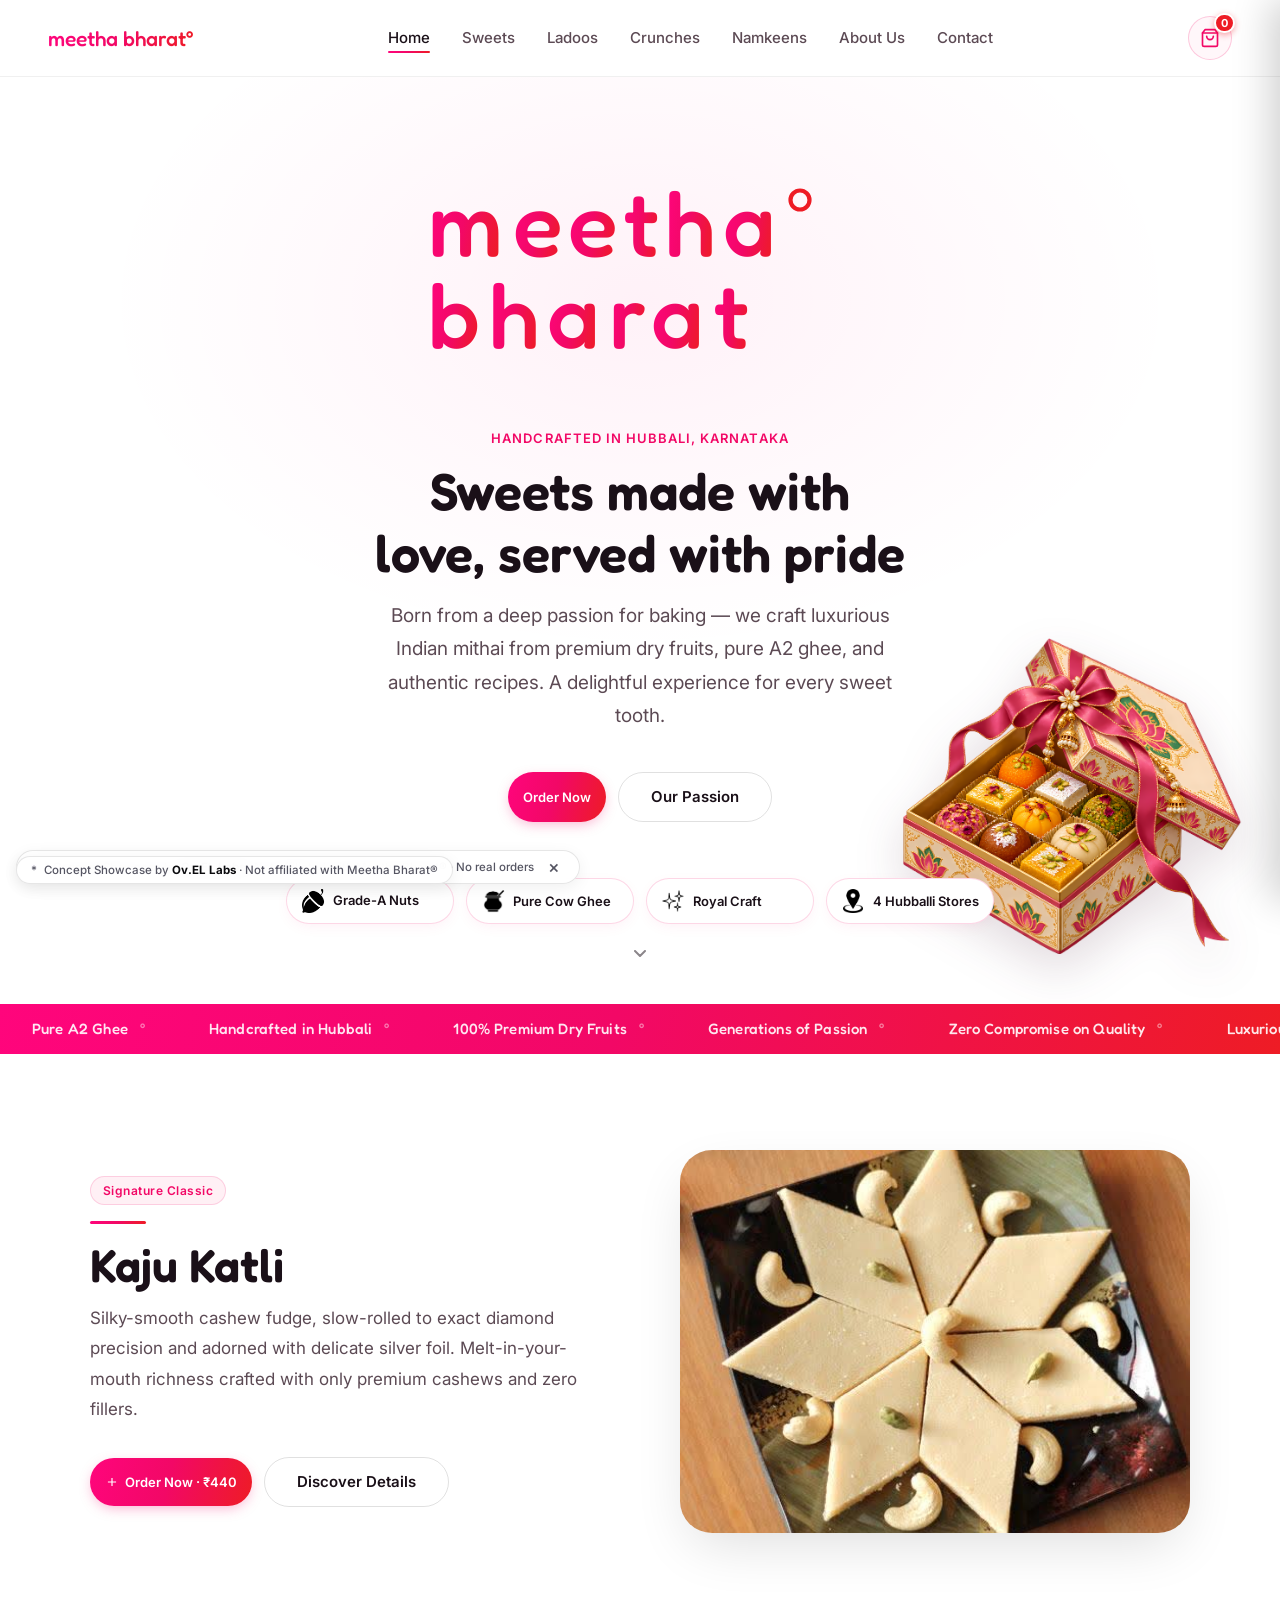
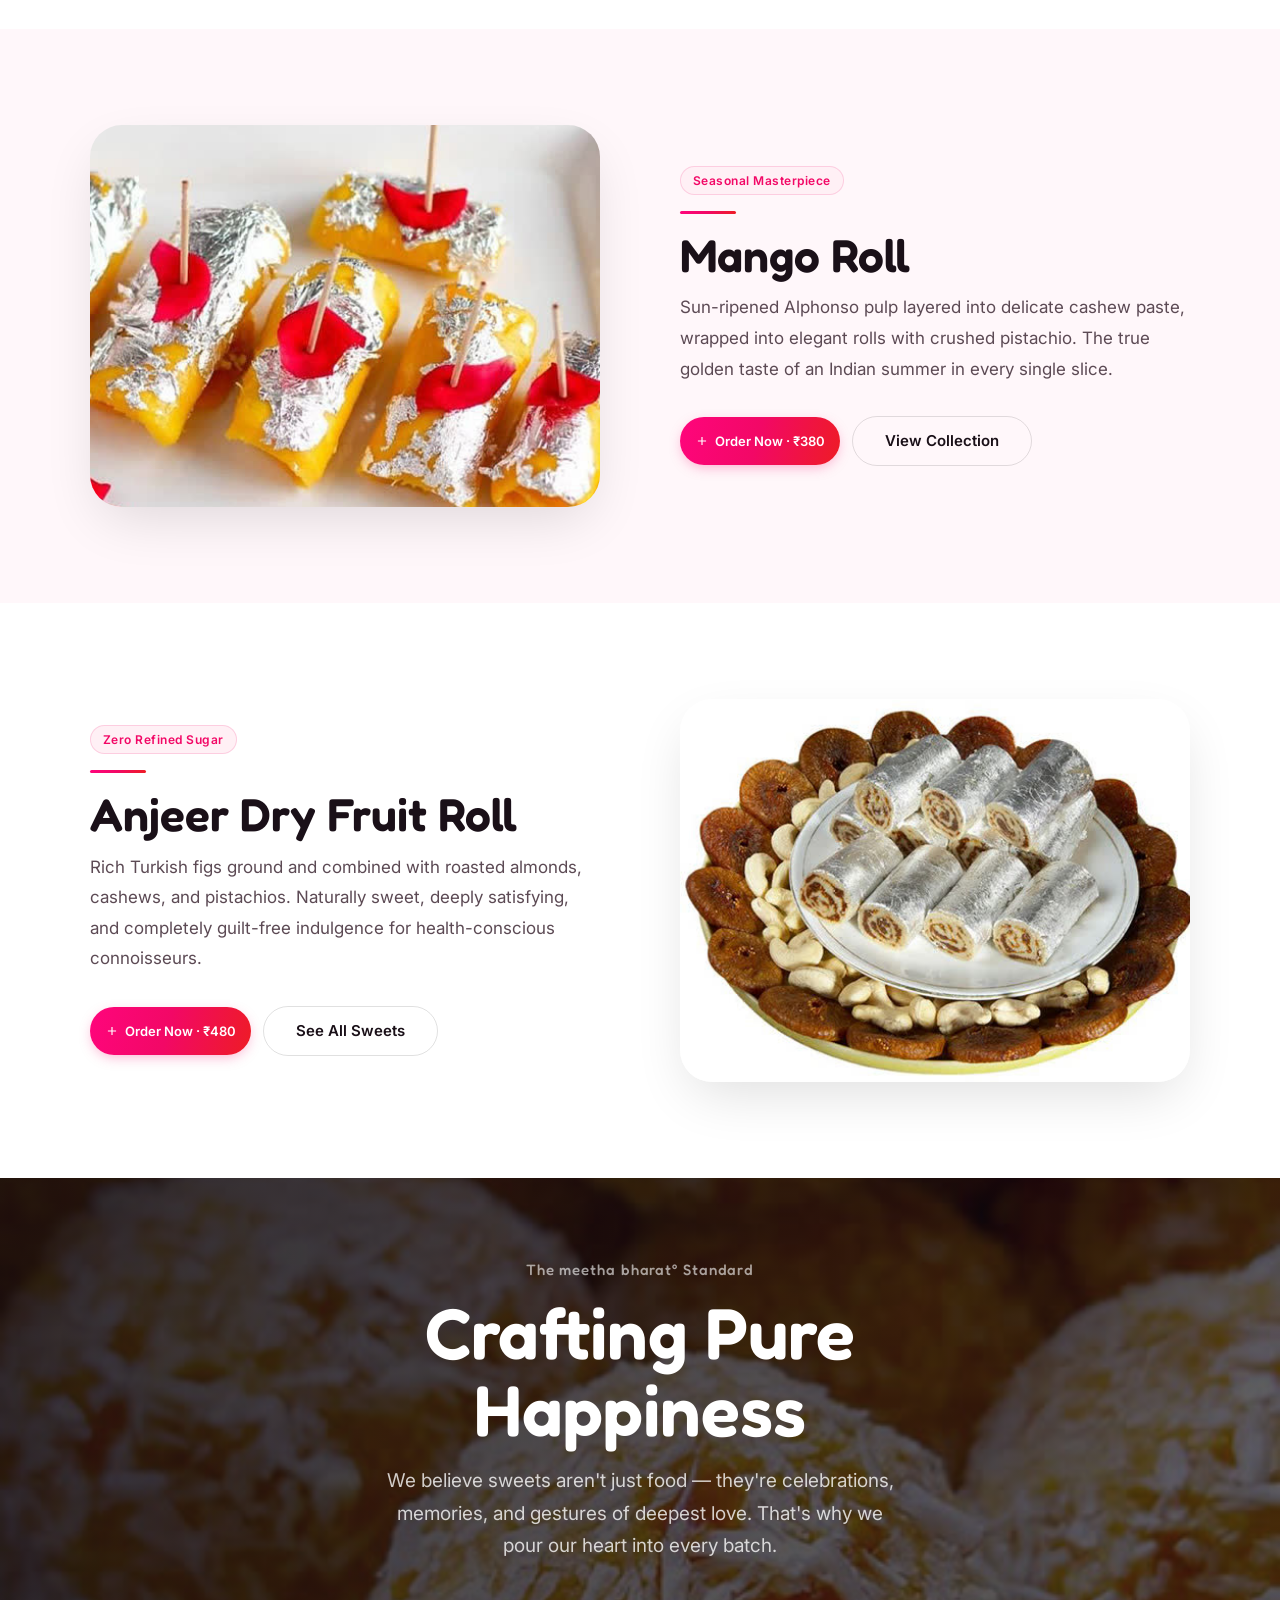
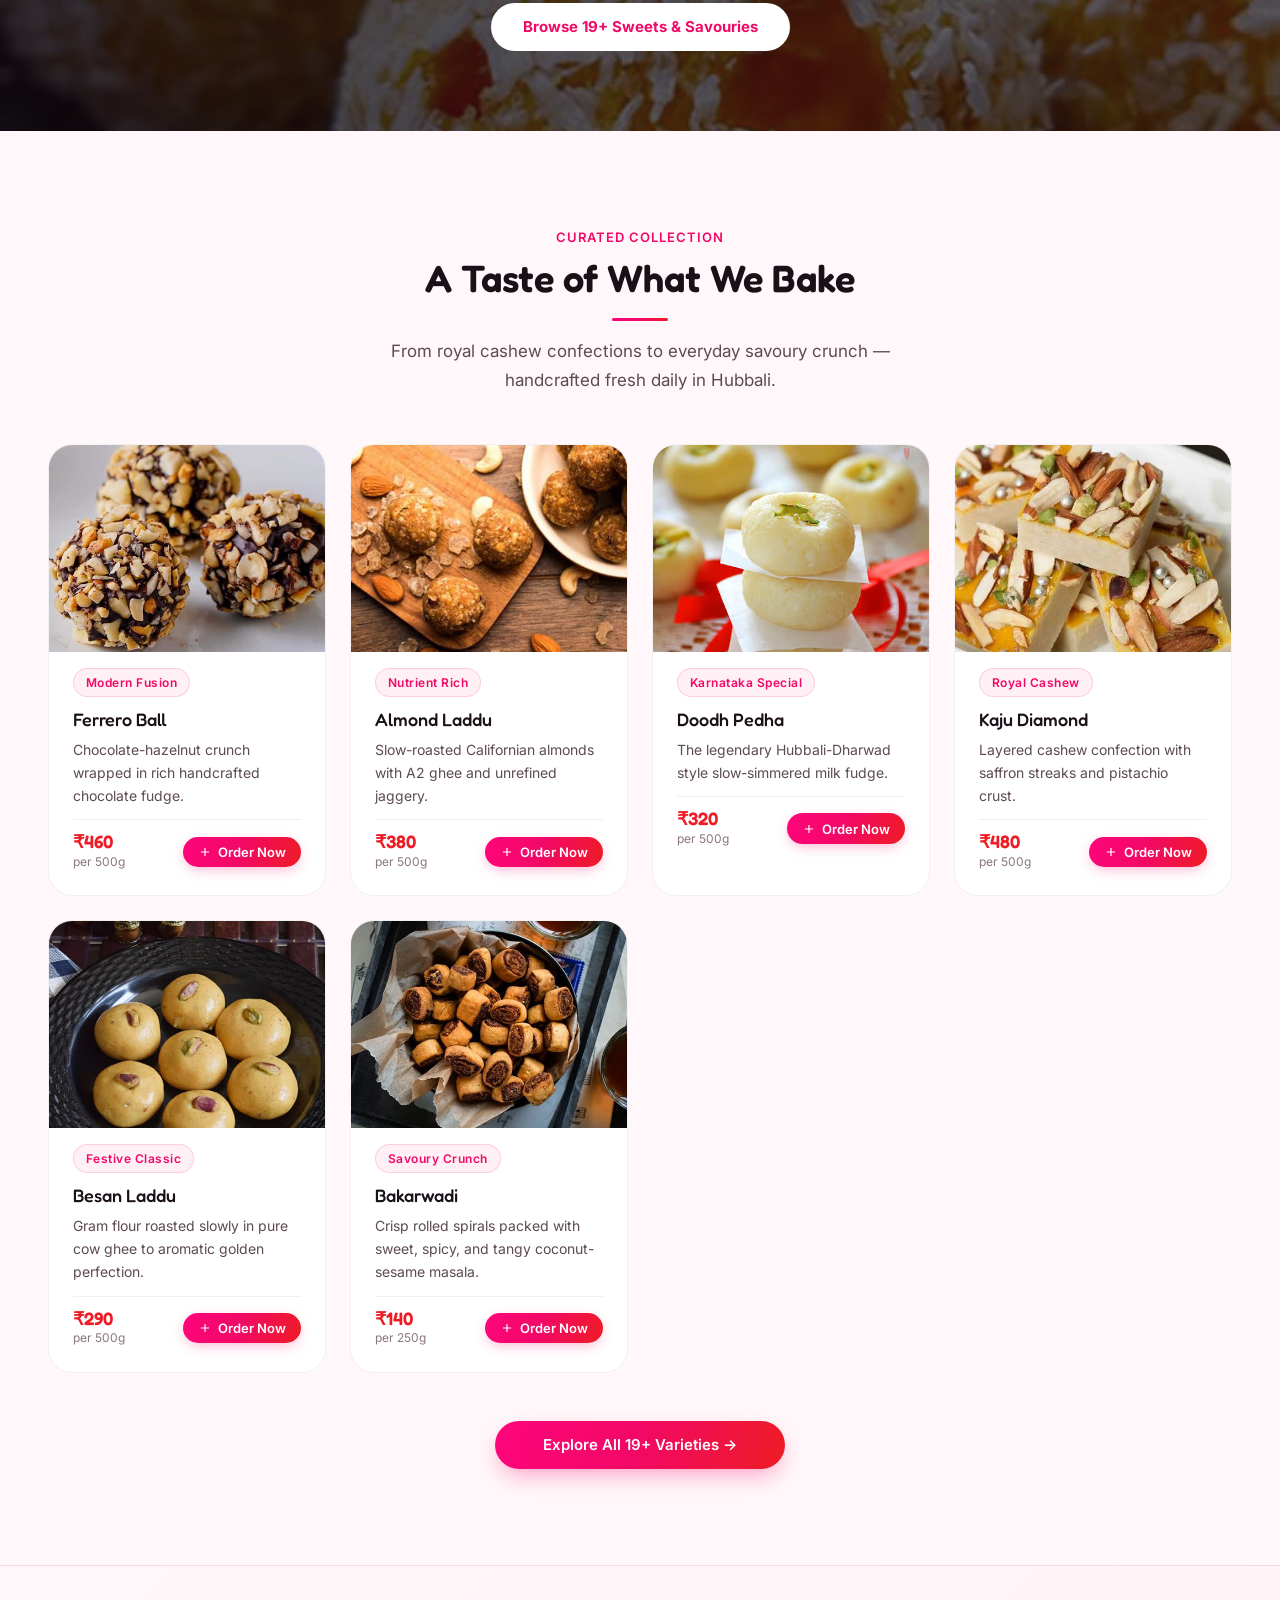
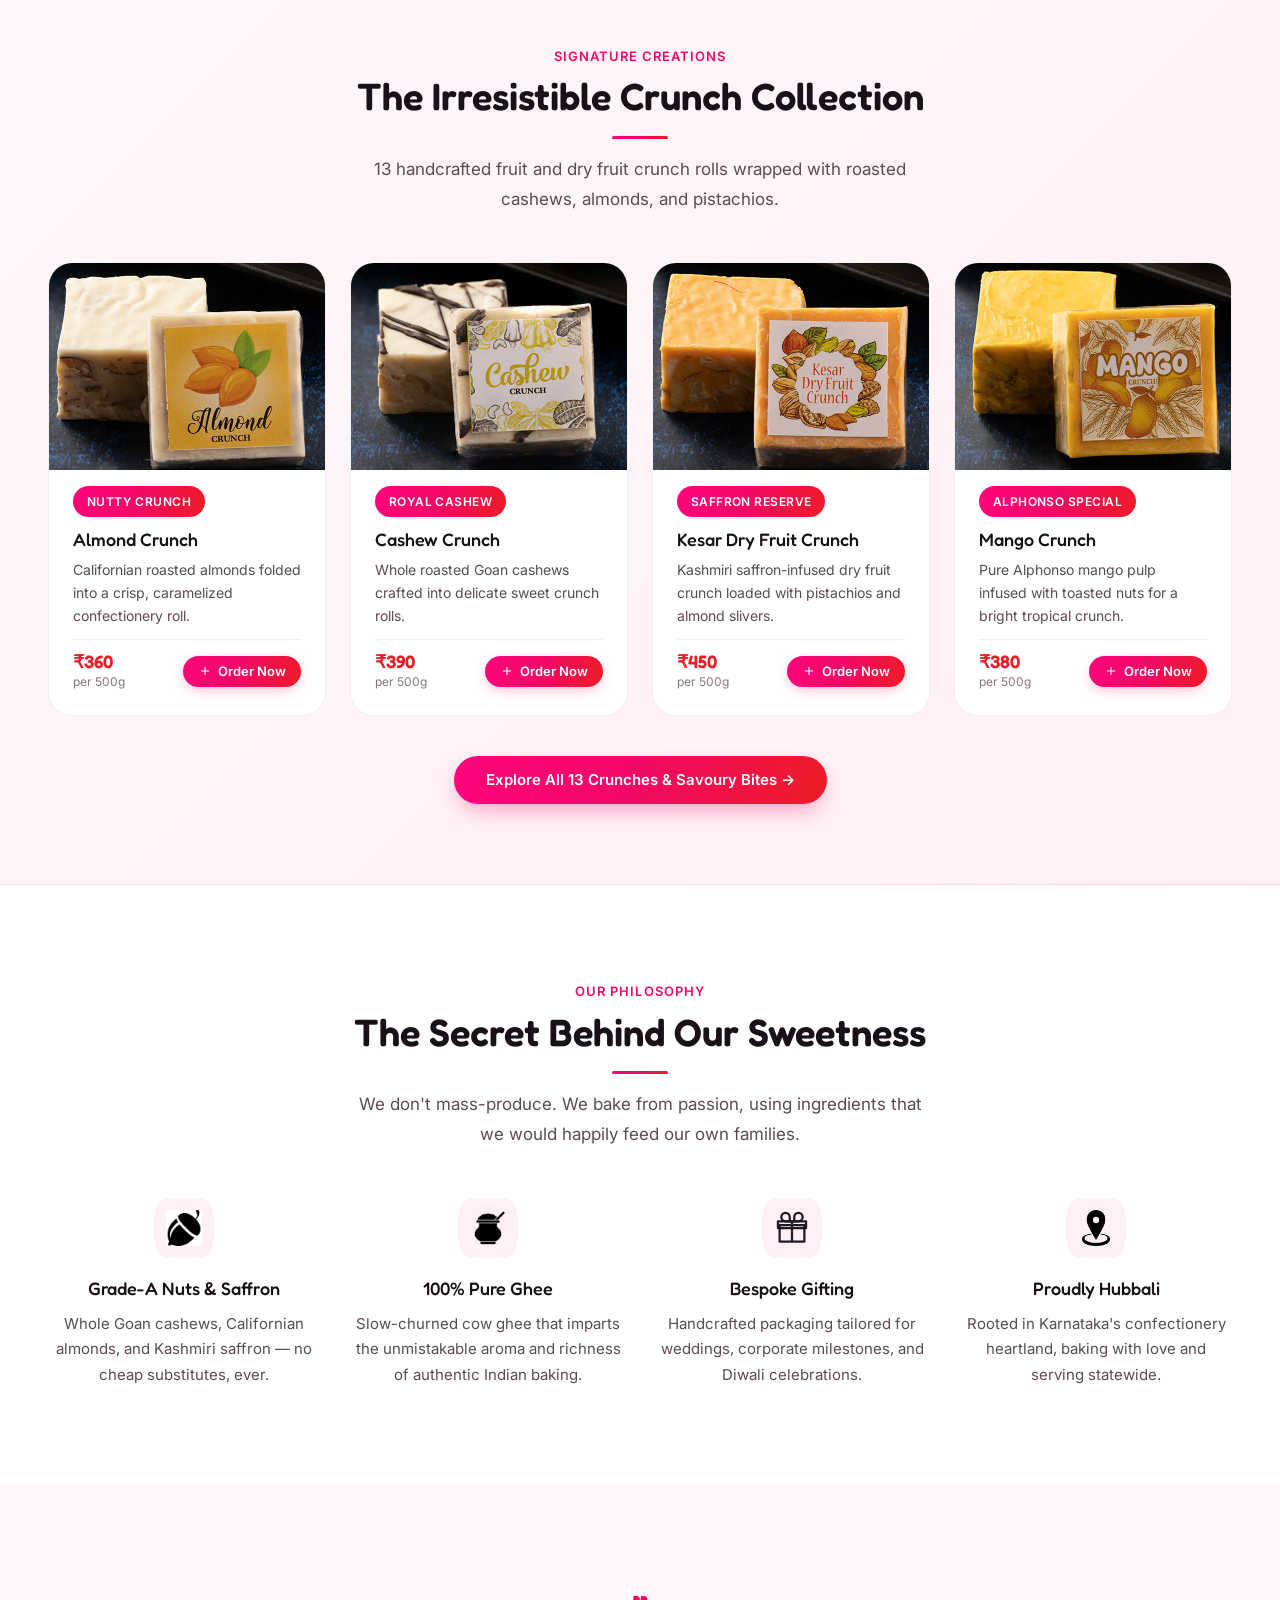
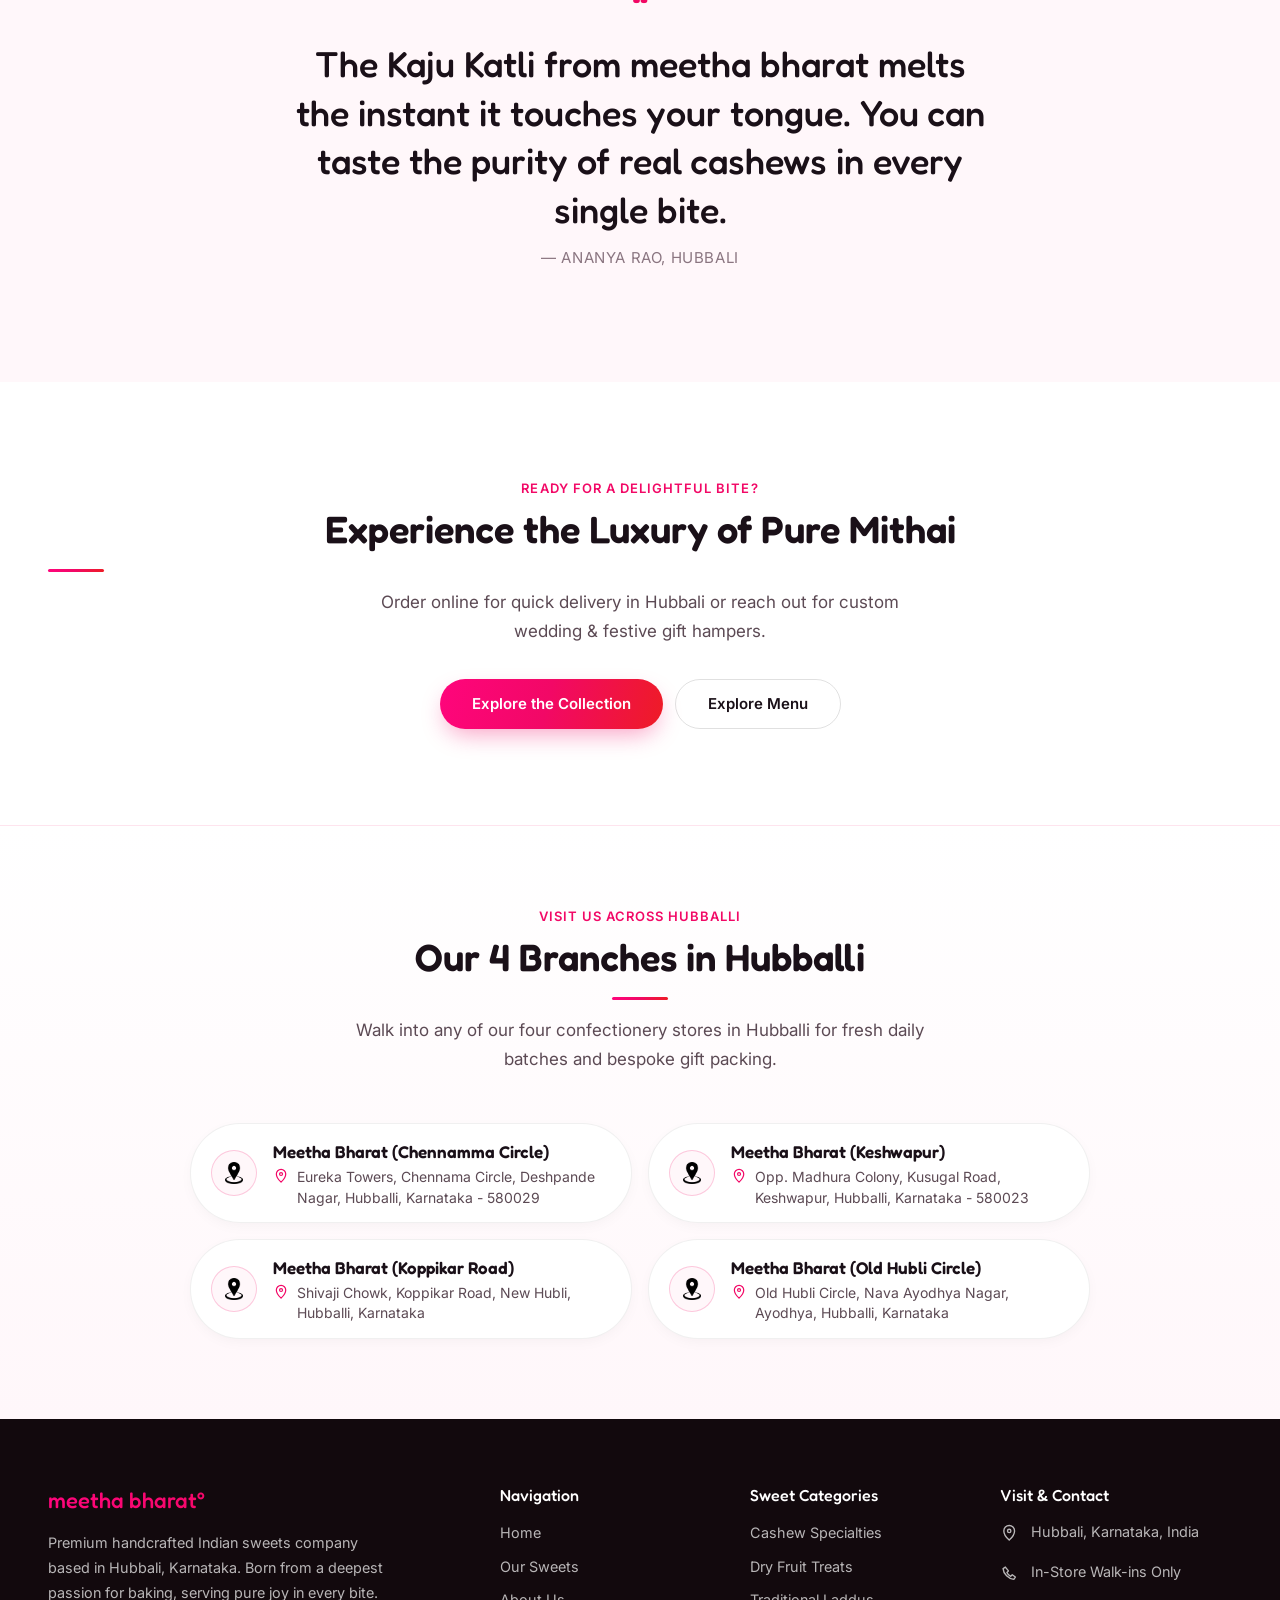
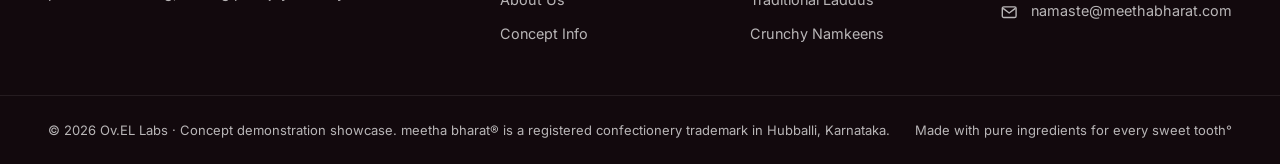
<file: index.html>
<!doctype html>
<html lang="en">
<head>
  <meta charset="utf-8">
  <link rel="icon" href="assets/icons/favicon.svg" type="image/svg+xml">
  <meta name="viewport" content="width=device-width, initial-scale=1">

  <!-- SEO: Unique, descriptive title — primary topic first, brand last (SEOSKILL.md) -->
  <title>Premium Handcrafted Indian Sweets | meetha bharat° Hubbali</title>
  <meta name="description" content="meetha bharat° crafts premium Indian sweets with the finest ingredients in Hubbali, Karnataka. Pure ghee, saffron, and passion in every bite. Order fresh mithai online.">

  <!-- Canonical URL (self-referencing absolute) -->
  <link rel="canonical" href="https://meethabharat.com/">
  <meta name="robots" content="index, follow, max-image-preview:large">

  <!-- Open Graph / Social -->
  <meta property="og:type" content="website">
  <meta property="og:title" content="Premium Handcrafted Indian Sweets | meetha bharat°">
  <meta property="og:description" content="Crafted with passion in Hubbali, Karnataka — luxury Indian sweets made from the finest ingredients for the discerning sweet tooth.">
  <meta property="og:url" content="https://meethabharat.com/">
  <meta property="og:image" content="https://meethabharat.com/assets/Mango-wall.jpg">
  <meta property="og:site_name" content="meetha bharat°">
  <meta property="og:locale" content="en_IN">
  <meta name="twitter:card" content="summary_large_image">

  <!-- Fonts: Fredoka (brand display) + Inter (body) -->
  <link rel="preconnect" href="https://fonts.googleapis.com">
  <link rel="preconnect" href="https://fonts.gstatic.com" crossorigin>
  <link href="https://fonts.googleapis.com/css2?family=Fredoka:wght@400;500;600&family=Inter:wght@400;500;600&display=swap" rel="stylesheet">

  <!-- Shared Design System CSS -->
  <link rel="stylesheet" href="assets/css/main.css">

  <!-- Structured Data: Organization + WebSite + LocalBusiness (JSON-LD) -->
  <script type="application/ld+json">
  {
    "@context": "https://schema.org",
    "@graph": [
      {
        "@type": "Organization",
        "@id": "https://meethabharat.com/#organization",
        "name": "meetha bharat",
        "url": "https://meethabharat.com/",
      "logo": "https://meethabharat.com/assets/icons/favicon.svg",
        "description": "Premium handcrafted Indian sweets company based in Hubbali, Karnataka."
      },
      {
        "@type": "WebSite",
        "@id": "https://meethabharat.com/#website",
        "url": "https://meethabharat.com/",
        "name": "meetha bharat°",
        "publisher": { "@id": "https://meethabharat.com/#organization" }
      },
      {
        "@type": "LocalBusiness",
        "@id": "https://meethabharat.com/#localbusiness",
        "name": "meetha bharat°",
        "description": "Artisan Indian sweet bakery crafting premium sweets from pure ingredients in Hubbali.",
        "url": "https://meethabharat.com/",
        "address": {
          "@type": "PostalAddress",
          "addressLocality": "Hubbali",
          "addressRegion": "Karnataka",
          "addressCountry": "IN"
        },
        "priceRange": "₹₹"
      }
    ]
  }
  </script>
</head>

<body>
  <!-- Pre-roll Bumper (Dismisses smoothly or on Skip button) -->
  <div id="ovelPreRoll" class="ovel-preroll-overlay">
    <div class="ovel-composition">
      <div class="ovel-logo-block">
        <svg viewBox="0 0 470 165" width="240" aria-label="Ov.EL LABS">
          <g class="ovel-glyphs" fill="#0A0A0D">
            <path fill-rule="evenodd" d="M 78 28 C 115 28, 140 53, 140 88 C 140 123, 115 148, 78 148 C 41 148, 16 123, 16 88 C 16 53, 41 28, 78 28 Z M 78 52 C 56 52, 41 67, 41 88 C 41 109, 56 124, 78 124 C 100 124, 115 109, 115 88 C 115 67, 100 52, 78 52 Z"/>
            <path d="M 152 60 C 150 54, 154 50, 160 50 L 171 50 C 176 50, 179 53, 181 58 L 198 112 C 199 115, 201 115, 202 112 L 219 58 C 221 53, 224 50, 229 50 L 240 50 C 246 50, 250 54, 248 60 L 216 140 C 214 145, 210 147, 204 147 L 196 147 C 190 147, 186 145, 184 140 Z"/>
            <path d="M 278 36 C 278 31, 281 28, 286 28 L 352 28 C 357 28, 360 31, 360 36 L 360 44 C 360 49, 357 52, 352 52 L 303 52 L 303 76 L 346 76 C 351 76, 354 79, 354 84 L 354 91 C 354 96, 351 99, 346 99 L 303 99 L 303 123 L 354 123 C 359 123, 362 126, 362 131 L 362 139 C 362 144, 359 147, 354 147 L 286 147 C 281 147, 278 144, 278 139 Z"/>
            <path d="M 374 36 C 374 31, 377 28, 382 28 L 391 28 C 396 28, 399 31, 399 36 L 399 123 L 442 123 C 447 123, 450 126, 450 131 L 450 139 C 450 144, 447 147, 442 147 L 382 147 C 377 147, 374 144, 374 139 Z"/>
          </g>
          <circle class="ovel-dot" cx="255" cy="134" r="13.5" fill="#6214E8"/>
          <g fill="#6214E8" font-family="Inter, sans-serif" font-weight="800" font-size="15.5" letter-spacing="1.5">
            <text x="421" y="114" transform="rotate(-90 421 114)">L</text>
            <text x="421" y="94" transform="rotate(-90 421 94)">A</text>
            <text x="421" y="73" transform="rotate(-90 421 73)">B</text>
            <text x="421" y="52" transform="rotate(-90 421 52)">S</text>
          </g>
        </svg>
        <span class="ovel-sub">WEB AGENCY</span>
      </div>
      <div class="ovel-rule"></div>
      <div class="ovel-copy">
        <h2>Independent Concept Showcase</h2>
        <p>
          This project is a non-commercial concept created by <strong>Ov.EL Labs</strong>
          to showcase modern e-commerce web design. It is not affiliated with
          <strong>meetha bharat°</strong>, and no real commercial transactions take place.
        </p>
      </div>
      <button type="button" class="ovel-skip-btn" id="ovelSkipBtn" aria-label="Skip Intro to Site">Skip Intro &rarr;</button>
    </div>
    <div class="ovel-progress-track">
      <div class="ovel-progress-fill"></div>
    </div>
  </div>

  <!-- ============================================================
       PAGE LOADER — Cursive 'mb' looping ribbon
       ============================================================ -->
  <div class="mb-loader-overlay" id="mb-loader" aria-hidden="true">
    <div class="mb-loader-wrap">
      <svg viewBox="0 0 170 110" width="160" height="105" fill="none" xmlns="http://www.w3.org/2000/svg">
        <defs>
          <linearGradient id="mbLoaderGrad" x1="0%" y1="30%" x2="100%" y2="70%">
            <stop offset="0%" stop-color="#FF057C" />
            <stop offset="48%" stop-color="#F20866" />
            <stop offset="100%" stop-color="#EE1C25" />
          </linearGradient>
        </defs>
        <path class="mb-ribbon-stroke"
              d="M 22 76 C 22 46, 39 43, 43 66 C 46 46, 62 43, 66 66 C 69 46, 85 43, 88 67 C 90 83, 106 82, 113 54 C 118 30, 114 15, 107 44 C 102 65, 109 82, 127 79 C 142 76, 144 53, 127 53 C 116 53, 115 67, 136 69" />
        <circle class="mb-degree-ring" cx="147" cy="32" r="5.5" stroke="#EE1C25" stroke-width="3.2" />
      </svg>
    </div>
    <span style="font-family: var(--font-display); font-size: 0.875rem; color: var(--text-muted); letter-spacing: 0.04em;">crafting sweetness°</span>
  </div>

  <!-- ============================================================
       HEADER & NAVIGATION
       ============================================================ -->
  <header class="site-header">
    <div class="nav-inner">
      <a href="/" class="nav-logo" aria-label="meetha bharat — Home">
        meetha bharat°
      </a>

      <nav aria-label="Main navigation">
        <ul class="nav-links">
          <li><a href="/" aria-current="page">Home</a></li>
          <li><a href="/sweets">Sweets</a></li>
          <li><a href="/ladoos">Ladoos</a></li>
          <li><a href="/crunches">Crunches</a></li>
          <li><a href="/namkeens">Namkeens</a></li>
          <li><a href="/about">About Us</a></li>
          <li><a href="/contact">Contact</a></li>
        </ul>
      </nav>

      <!-- Hamburger: Cursive 'mb' Morph Toggle -->
      <button class="mb-ham-btn" aria-label="Toggle navigation menu" aria-expanded="false" aria-controls="mobile-nav">
        <svg viewBox="0 0 60 60" width="46" height="46" aria-hidden="true">
          <path class="ham-mb-ribbon"
                d="M 10 38 C 10 23, 18 22, 20 33 C 22 23, 30 22, 32 33 C 34 23, 41 22, 43 34 C 44 41, 51 40, 53 26"
                fill="none" stroke="#FF057C" stroke-width="4" stroke-linecap="round" stroke-linejoin="round" />
          <line class="ham-x" x1="18" y1="18" x2="42" y2="42" stroke="#EE1C25" stroke-width="4.2" stroke-linecap="round" />
          <line class="ham-x" x1="42" y1="18" x2="18" y2="42" stroke="#EE1C25" stroke-width="4.2" stroke-linecap="round" />
          <circle cx="48" cy="14" r="3.2" fill="none" stroke="#EE1C25" stroke-width="2.4" />
        </svg>
      </button>
    </div>

    <!-- Mobile Drawer Menu -->
    <div class="mobile-menu" id="mobile-nav" data-open="false" role="navigation" aria-label="Mobile navigation">
      <a href="/" aria-current="page">Home</a>
      <a href="/sweets">Sweets</a>
      <a href="/ladoos">Ladoos</a>
      <a href="/crunches">Crunches</a>
      <a href="/namkeens">Namkeens</a>
      <a href="/about">About Us</a>
      <a href="/contact">Contact</a>
    </div>
  </header>

  <!-- ============================================================
       HERO SECTION — Animated SVG Wordmark
       ============================================================ -->
  <main>
    <section class="hero" aria-labelledby="hero-title">
      <!-- Animated SVG Wordmark -->
      <div class="mb-hero-stage" role="img" aria-label="meetha bharat logo">
        <svg viewBox="0 0 460 220" overflow="visible" aria-hidden="true">
          <defs>
            <linearGradient id="mbHeroGrad" x1="0%" y1="30%" x2="100%" y2="70%">
              <stop offset="0%" stop-color="#FF057C" />
              <stop offset="48%" stop-color="#F20866" />
              <stop offset="100%" stop-color="#EE1C25" />
            </linearGradient>
          </defs>

          <!-- Top Line: meetha + hollow circle (°) -->
          <g font-family="'Fredoka', sans-serif" font-weight="500" font-size="92" fill="url(#mbHeroGrad)">
            <text x="18"  y="96" class="mb-char" style="animation-delay: 0.05s">m</text>
            <text x="103" y="96" class="mb-char" style="animation-delay: 0.11s">e</text>
            <text x="158" y="96" class="mb-char" style="animation-delay: 0.17s">e</text>
            <text x="213" y="96" class="mb-char" style="animation-delay: 0.23s">t</text>
            <text x="255" y="96" class="mb-char" style="animation-delay: 0.29s">h</text>
            <text x="313" y="96" class="mb-char" style="animation-delay: 0.35s">a</text>
            <circle cx="390" cy="40" r="9.5" fill="none" stroke="#EE1C25" stroke-width="4.2" class="mb-char" style="animation-delay: 0.52s" />
          </g>

          <!-- Bottom Line: bharat -->
          <g font-family="'Fredoka', sans-serif" font-weight="500" font-size="92" fill="url(#mbHeroGrad)">
            <text x="18"  y="188" class="mb-char" style="animation-delay: 0.15s">b</text>
            <text x="79"  y="188" class="mb-char" style="animation-delay: 0.21s">h</text>
            <text x="137" y="188" class="mb-char" style="animation-delay: 0.27s">a</text>
            <text x="199" y="188" class="mb-char" style="animation-delay: 0.33s">r</text>
            <text x="241" y="188" class="mb-char" style="animation-delay: 0.39s">a</text>
            <text x="303" y="188" class="mb-char" style="animation-delay: 0.45s">t</text>
          </g>
        </svg>
      </div>

      <img class="hero-mithai-box" src="assets/cultural/mithai%20box.png"
           alt="An ornate gift box filled with assorted Indian mithai"
           width="720" height="720" fetchpriority="high">

      <!-- Hero Copy (product-copywriting.md formula) -->
      <p class="hero-eyebrow">Handcrafted in Hubbali, Karnataka</p>

      <h1 id="hero-title" class="hero-heading">
        Sweets made with love, served with pride
      </h1>

      <p class="hero-desc">
        Born from a deep passion for baking — we craft luxurious Indian mithai from premium dry fruits, pure A2 ghee, and authentic recipes. A delightful experience for every sweet tooth.
      </p>

      <div class="hero-actions">
        <button type="button" class="btn btn-primary btn-add-cart hero-order-btn"
                data-id="kaju-katli" data-name="Kaju Katli" data-price="440" data-unit="500g"
                data-image="assets/1.-Kaju-Katli.jpg" data-open-cart="true">Order Now</button>
        <a href="/about" class="btn btn-secondary">Our Passion</a>
      </div>

      <!-- 4 Authentic Brand Pillars (Using user's uploaded icons) -->
      <div class="hero-icon-badges">
        <div class="hero-icon-badge">
          <img src="assets/icons/icon-nuts.png" alt="" class="hero-icon-img" width="24" height="24">
          <span class="hero-icon-text">Grade-A Nuts</span>
        </div>
        <div class="hero-icon-badge">
          <img src="assets/icons/icon-ghee.png" alt="" class="hero-icon-img" width="24" height="24">
          <span class="hero-icon-text">Pure Cow Ghee</span>
        </div>
        <div class="hero-icon-badge">
          <img src="assets/icons/icon-sparkles.png" alt="" class="hero-icon-img" width="24" height="24">
          <span class="hero-icon-text">Royal Craft</span>
        </div>
        <div class="hero-icon-badge">
          <img src="assets/icons/icon-location.png" alt="" class="hero-icon-img" width="24" height="24">
          <span class="hero-icon-text">4 Hubballi Stores</span>
        </div>
      </div>

      <div class="scroll-indicator" aria-hidden="true">
        <svg width="24" height="24" viewBox="0 0 24 24" fill="none" stroke="currentColor" stroke-width="2">
          <path d="M7 10l5 5 5-5" stroke-linecap="round" stroke-linejoin="round"/>
        </svg>
      </div>
    </section>

    <!-- ============================================================
         MARQUEE TICKER STRIP
         ============================================================ -->
    <section class="marquee-outer" aria-label="Brand highlights">
      <div class="marquee-track">
        <span class="marquee-item">Pure A2 Ghee</span>
        <span class="marquee-item">Handcrafted in Hubbali</span>
        <span class="marquee-item">100% Premium Dry Fruits</span>
        <span class="marquee-item">Generations of Passion</span>
        <span class="marquee-item">Zero Compromise on Quality</span>
        <span class="marquee-item">Luxurious Indian Mithai</span>
        <!-- Duplicated for seamless infinite loop -->
        <span class="marquee-item">Pure A2 Ghee</span>
        <span class="marquee-item">Handcrafted in Hubbali</span>
        <span class="marquee-item">100% Premium Dry Fruits</span>
        <span class="marquee-item">Generations of Passion</span>
        <span class="marquee-item">Zero Compromise on Quality</span>
        <span class="marquee-item">Luxurious Indian Mithai</span>
      </div>
    </section>

    <!-- ============================================================
         FEATURED 1: Kaju Katli (alternating 2-col spotlight)
         ============================================================ -->
    <section class="section featured-section" aria-labelledby="featured-kaju">
      <div class="container">
        <div class="featured-grid featured-grid--img-right">
          <div class="featured-content reveal">
            <span class="badge">Signature Classic</span>
            <div class="gradient-divider" style="margin-inline: 0;"></div>
            <h2 id="featured-kaju" class="featured-title">Kaju Katli</h2>
            <p class="featured-desc">
              Silky-smooth cashew fudge, slow-rolled to exact diamond precision and adorned with delicate silver foil. Melt-in-your-mouth richness crafted with only premium cashews and zero fillers.
            </p>
            <div style="display: flex; gap: var(--s3); flex-wrap: wrap; align-items: center;">
              <button class="btn btn-primary btn-add-cart" data-id="kaju-katli" data-name="Kaju Katli" data-price="440" data-unit="500g" data-image="assets/1.-Kaju-Katli.jpg">
                <svg viewBox="0 0 24 24" width="16" height="16" fill="currentColor"><path d="M19 13h-6v6h-2v-6H5v-2h6V5h2v6h6v2z"/></svg>
                Order Now · ₹440
              </button>
              <a href="/sweets" class="btn btn-secondary">Discover Details</a>
            </div>
          </div>
          <div class="featured-img-wrap reveal">
            <img src="assets/1.-Kaju-Katli.jpg"
                 alt="Diamond-shaped pieces of classic Kaju Katli with silver leaf"
                 width="800" height="600"
                 decoding="async">
          </div>
        </div>
      </div>
    </section>

    <!-- ============================================================
         FEATURED 2: Mango Roll (alternating 2-col spotlight)
         ============================================================ -->
    <section class="section section-blush featured-section" aria-labelledby="featured-mango">
      <div class="container">
        <div class="featured-grid featured-grid--img-left">
          <div class="featured-img-wrap reveal">
            <img src="assets/Mango roll.jpg"
                 alt="Vibrant Alphonso Mango roll sweet dusted with pistachios"
                 width="800" height="600"
                 decoding="async">
          </div>
          <div class="featured-content reveal">
            <span class="badge">Seasonal Masterpiece</span>
            <div class="gradient-divider" style="margin-inline: 0;"></div>
            <h2 id="featured-mango" class="featured-title">Mango Roll</h2>
            <p class="featured-desc">
              Sun-ripened Alphonso pulp layered into delicate cashew paste, wrapped into elegant rolls with crushed pistachio. The true golden taste of an Indian summer in every single slice.
            </p>
            <div style="display: flex; gap: var(--s3); flex-wrap: wrap; align-items: center;">
              <button class="btn btn-primary btn-add-cart" data-id="mango-roll" data-name="Mango Roll" data-price="380" data-unit="500g" data-image="assets/Mango roll.jpg">
                <svg viewBox="0 0 24 24" width="16" height="16" fill="currentColor"><path d="M19 13h-6v6h-2v-6H5v-2h6V5h2v6h6v2z"/></svg>
                Order Now · ₹380
              </button>
              <a href="/sweets" class="btn btn-secondary">View Collection</a>
            </div>
          </div>
        </div>
      </div>
    </section>

    <!-- ============================================================
         FEATURED 3: Anjeer Dry Fruit Roll
         ============================================================ -->
    <section class="section featured-section" aria-labelledby="featured-anjeer">
      <div class="container">
        <div class="featured-grid featured-grid--img-right">
          <div class="featured-content reveal">
            <span class="badge">Zero Refined Sugar</span>
            <div class="gradient-divider" style="margin-inline: 0;"></div>
            <h2 id="featured-anjeer" class="featured-title">Anjeer Dry Fruit Roll</h2>
            <p class="featured-desc">
              Rich Turkish figs ground and combined with roasted almonds, cashews, and pistachios. Naturally sweet, deeply satisfying, and completely guilt-free indulgence for health-conscious connoisseurs.
            </p>
            <div style="display: flex; gap: var(--s3); flex-wrap: wrap; align-items: center;">
              <button class="btn btn-primary btn-add-cart" data-id="anjeer-dry-fruit-roll" data-name="Anjeer Dry Fruit Roll" data-price="480" data-unit="500g" data-image="assets/Anjeer dry fruit roll .jpg">
                <svg viewBox="0 0 24 24" width="16" height="16" fill="currentColor"><path d="M19 13h-6v6h-2v-6H5v-2h6V5h2v6h6v2z"/></svg>
                Order Now · ₹480
              </button>
              <a href="/sweets" class="btn btn-secondary">See All Sweets</a>
            </div>
          </div>
          <div class="featured-img-wrap reveal">
            <img src="assets/Anjeer dry fruit roll .jpg"
                 alt="Sliced Anjeer Dry Fruit Roll packed with nuts"
                 width="800" height="600"
                 decoding="async">
          </div>
        </div>
      </div>
    </section>

    <!-- ============================================================
         FULL-BLEED LUXURY BANNER (Mango-wall.jpg hero photography)
         ============================================================ -->
    <section class="banner-section" aria-labelledby="banner-heading">
      <img src="assets/Mango-wall.jpg"
           alt="Golden warm confectionery spread by meetha bharat"
           class="banner-bg-img"
           decoding="async">
      <div class="banner-overlay"></div>
      <div class="banner-content reveal">
        <span class="banner-eyebrow">The meetha bharat° Standard</span>
        <h2 id="banner-heading" class="banner-title">Crafting Pure Happiness</h2>
        <p class="banner-desc">
          We believe sweets aren't just food — they're celebrations, memories, and gestures of deepest love. That's why we pour our heart into every batch.
        </p>
        <a href="/sweets" class="btn btn-white">Browse 19+ Sweets &amp; Savouries</a>
      </div>
    </section>

    <!-- ============================================================
         SWEETS QUICK-PREVIEW (6-card responsive grid)
         ============================================================ -->
    <section class="section section-blush" aria-labelledby="preview-heading">
      <div class="container">
        <div class="section-header reveal">
          <span class="eyebrow">Curated Collection</span>
          <h2 id="preview-heading" class="section-title">A Taste of What We Bake</h2>
          <div class="gradient-divider"></div>
          <p class="section-subtitle">
            From royal cashew confections to everyday savoury crunch — handcrafted fresh daily in Hubbali.
          </p>
        </div>

        <div class="sweets-grid">
          <article class="sweet-card reveal">
            <img src="assets/Ferrero-Ball.jpg"
                 alt="Ferrero Ball with crushed roasted hazelnuts"
                 width="400" height="300"
                 decoding="async"
                 class="sweet-card-img">
            <div class="sweet-card-body">
              <span class="badge" style="margin-bottom: var(--s2);">Modern Fusion</span>
              <h3 class="sweet-card-name">Ferrero Ball</h3>
              <p class="sweet-card-desc">Chocolate-hazelnut crunch wrapped in rich handcrafted chocolate fudge.</p>
              <div class="sweet-card-action-row">
                <div class="sweet-card-price-wrap">
                  <span class="sweet-card-price">₹460</span>
                  <span class="sweet-card-unit">per 500g</span>
                </div>
                <button class="btn-add-cart" data-id="ferrero-ball" data-name="Ferrero Ball" data-price="460" data-unit="500g" data-image="assets/Ferrero-Ball.jpg" aria-label="Order Ferrero Ball">
                  <svg viewBox="0 0 24 24"><path d="M19 13h-6v6h-2v-6H5v-2h6V5h2v6h6v2z"/></svg>
                  Order Now
                </button>
              </div>
            </div>
          </article>

          <article class="sweet-card reveal">
            <img src="assets/Almond laddu.jpg"
                 alt="Almond laddu made with pure ghee and crushed nuts"
                 width="400" height="300"
                 decoding="async"
                 class="sweet-card-img">
            <div class="sweet-card-body">
              <span class="badge" style="margin-bottom: var(--s2);">Nutrient Rich</span>
              <h3 class="sweet-card-name">Almond Laddu</h3>
              <p class="sweet-card-desc">Slow-roasted Californian almonds with A2 ghee and unrefined jaggery.</p>
              <div class="sweet-card-action-row">
                <div class="sweet-card-price-wrap">
                  <span class="sweet-card-price">₹380</span>
                  <span class="sweet-card-unit">per 500g</span>
                </div>
                <button class="btn-add-cart" data-id="almond-laddu" data-name="Almond Laddu" data-price="380" data-unit="500g" data-image="assets/Almond laddu.jpg" aria-label="Order Almond Laddu">
                  <svg viewBox="0 0 24 24"><path d="M19 13h-6v6h-2v-6H5v-2h6V5h2v6h6v2z"/></svg>
                  Order Now
                </button>
              </div>
            </div>
          </article>

          <article class="sweet-card reveal">
            <img src="assets/doodg-pedha.jpg"
                 alt="Hubbali classic Doodh Pedha garnished with pistachio"
                 width="400" height="300"
                 decoding="async"
                 class="sweet-card-img">
            <div class="sweet-card-body">
              <span class="badge" style="margin-bottom: var(--s2);">Karnataka Special</span>
              <h3 class="sweet-card-name">Doodh Pedha</h3>
              <p class="sweet-card-desc">The legendary Hubbali-Dharwad style slow-simmered milk fudge.</p>
              <div class="sweet-card-action-row">
                <div class="sweet-card-price-wrap">
                  <span class="sweet-card-price">₹320</span>
                  <span class="sweet-card-unit">per 500g</span>
                </div>
                <button class="btn-add-cart" data-id="doodh-pedha" data-name="Doodh Pedha" data-price="320" data-unit="500g" data-image="assets/doodg-pedha.jpg" aria-label="Order Doodh Pedha">
                  <svg viewBox="0 0 24 24"><path d="M19 13h-6v6h-2v-6H5v-2h6V5h2v6h6v2z"/></svg>
                  Order Now
                </button>
              </div>
            </div>
          </article>

          <article class="sweet-card reveal">
            <img src="assets/kaju-Diamond.jpg"
                 alt="Kaju Diamond cashew sweet"
                 width="400" height="300"
                 decoding="async"
                 class="sweet-card-img">
            <div class="sweet-card-body">
              <span class="badge" style="margin-bottom: var(--s2);">Royal Cashew</span>
              <h3 class="sweet-card-name">Kaju Diamond</h3>
              <p class="sweet-card-desc">Layered cashew confection with saffron streaks and pistachio crust.</p>
              <div class="sweet-card-action-row">
                <div class="sweet-card-price-wrap">
                  <span class="sweet-card-price">₹480</span>
                  <span class="sweet-card-unit">per 500g</span>
                </div>
                <button class="btn-add-cart" data-id="kaju-diamond" data-name="Kaju Diamond" data-price="480" data-unit="500g" data-image="assets/kaju-Diamond.jpg" aria-label="Order Kaju Diamond">
                  <svg viewBox="0 0 24 24"><path d="M19 13h-6v6h-2v-6H5v-2h6V5h2v6h6v2z"/></svg>
                  Order Now
                </button>
              </div>
            </div>
          </article>

          <article class="sweet-card reveal">
            <img src="assets/Basan ka ladduu .jpg"
                 alt="Golden Besan Laddu with cardamon"
                 width="400" height="300"
                 decoding="async"
                 class="sweet-card-img">
            <div class="sweet-card-body">
              <span class="badge" style="margin-bottom: var(--s2);">Festive Classic</span>
              <h3 class="sweet-card-name">Besan Laddu</h3>
              <p class="sweet-card-desc">Gram flour roasted slowly in pure cow ghee to aromatic golden perfection.</p>
              <div class="sweet-card-action-row">
                <div class="sweet-card-price-wrap">
                  <span class="sweet-card-price">₹290</span>
                  <span class="sweet-card-unit">per 500g</span>
                </div>
                <button class="btn-add-cart" data-id="besan-laddu" data-name="Besan Laddu" data-price="290" data-unit="500g" data-image="assets/Basan ka ladduu .jpg" aria-label="Order Besan Laddu">
                  <svg viewBox="0 0 24 24"><path d="M19 13h-6v6h-2v-6H5v-2h6V5h2v6h6v2z"/></svg>
                  Order Now
                </button>
              </div>
            </div>
          </article>

          <article class="sweet-card reveal">
            <img src="assets/bakarwadi .jpg"
                 alt="Spicy spiral Bakarwadi namkeen"
                 width="400" height="300"
                 decoding="async"
                 class="sweet-card-img">
            <div class="sweet-card-body">
              <span class="badge" style="margin-bottom: var(--s2);">Savoury Crunch</span>
              <h3 class="sweet-card-name">Bakarwadi</h3>
              <p class="sweet-card-desc">Crisp rolled spirals packed with sweet, spicy, and tangy coconut-sesame masala.</p>
              <div class="sweet-card-action-row">
                <div class="sweet-card-price-wrap">
                  <span class="sweet-card-price">₹140</span>
                  <span class="sweet-card-unit">per 250g</span>
                </div>
                <button class="btn-add-cart" data-id="bakarwadi" data-name="Bakarwadi" data-price="140" data-unit="250g" data-image="assets/bakarwadi .jpg" aria-label="Order Bakarwadi">
                  <svg viewBox="0 0 24 24"><path d="M19 13h-6v6h-2v-6H5v-2h6V5h2v6h6v2z"/></svg>
                  Order Now
                </button>
              </div>
            </div>
          </article>
        </div>

        <div style="text-align: center; margin-top: var(--s8);" class="reveal">
          <a href="/sweets" class="btn btn-primary" style="padding-inline: var(--s8);">
            Explore All 19+ Varieties →
          </a>
        </div>
      </div>
    </section>

    <!-- ============================================================
         CRUNCH & BITES SPOTLIGHT SECTION
         ============================================================ -->
    <section class="section crunch-highlight-strip" aria-labelledby="crunch-spotlight-heading">
      <div class="container">
        <div class="section-header reveal">
          <span class="eyebrow">Signature Creations</span>
          <h2 id="crunch-spotlight-heading" class="section-title">The Irresistible Crunch Collection</h2>
          <div class="gradient-divider"></div>
          <p class="section-subtitle">
            13 handcrafted fruit and dry fruit crunch rolls wrapped with roasted cashews, almonds, and pistachios.
          </p>
        </div>

        <div class="sweets-grid">
          <!-- Almond Crunch -->
          <article class="sweet-card reveal">
            <img src="assets/Alomond-crunch.jpg" alt="Almond Crunch roll" width="400" height="300" decoding="async" class="sweet-card-img">
            <div class="sweet-card-body">
              <span class="crunch-pill-tag" style="margin-bottom: var(--s2);">Nutty Crunch</span>
              <h3 class="sweet-card-name">Almond Crunch</h3>
              <p class="sweet-card-desc">Californian roasted almonds folded into a crisp, caramelized confectionery roll.</p>
              <div class="sweet-card-action-row">
                <div class="sweet-card-price-wrap">
                  <span class="sweet-card-price">₹360</span>
                  <span class="sweet-card-unit">per 500g</span>
                </div>
                <button class="btn-add-cart" data-id="almond-crunch" data-name="Almond Crunch" data-price="360" data-unit="500g" data-image="assets/Alomond-crunch.jpg" aria-label="Order Almond Crunch">
                  <svg viewBox="0 0 24 24"><path d="M19 13h-6v6h-2v-6H5v-2h6V5h2v6h6v2z"/></svg>
                  Order Now
                </button>
              </div>
            </div>
          </article>

          <!-- Cashew Crunch -->
          <article class="sweet-card reveal">
            <img src="assets/Cashwe-Crunch.jpg" alt="Cashew Crunch sweet" width="400" height="300" decoding="async" class="sweet-card-img">
            <div class="sweet-card-body">
              <span class="crunch-pill-tag" style="margin-bottom: var(--s2);">Royal Cashew</span>
              <h3 class="sweet-card-name">Cashew Crunch</h3>
              <p class="sweet-card-desc">Whole roasted Goan cashews crafted into delicate sweet crunch rolls.</p>
              <div class="sweet-card-action-row">
                <div class="sweet-card-price-wrap">
                  <span class="sweet-card-price">₹390</span>
                  <span class="sweet-card-unit">per 500g</span>
                </div>
                <button class="btn-add-cart" data-id="cashew-crunch" data-name="Cashew Crunch" data-price="390" data-unit="500g" data-image="assets/Cashwe-Crunch.jpg" aria-label="Order Cashew Crunch">
                  <svg viewBox="0 0 24 24"><path d="M19 13h-6v6h-2v-6H5v-2h6V5h2v6h6v2z"/></svg>
                  Order Now
                </button>
              </div>
            </div>
          </article>

          <!-- Kesar Dry Fruit Crunch -->
          <article class="sweet-card reveal">
            <img src="assets/Kesar dry fruit-crunch.jpg" alt="Kesar dry fruit crunch" width="400" height="300" decoding="async" class="sweet-card-img">
            <div class="sweet-card-body">
              <span class="crunch-pill-tag" style="margin-bottom: var(--s2);">Saffron Reserve</span>
              <h3 class="sweet-card-name">Kesar Dry Fruit Crunch</h3>
              <p class="sweet-card-desc">Kashmiri saffron-infused dry fruit crunch loaded with pistachios and almond slivers.</p>
              <div class="sweet-card-action-row">
                <div class="sweet-card-price-wrap">
                  <span class="sweet-card-price">₹450</span>
                  <span class="sweet-card-unit">per 500g</span>
                </div>
                <button class="btn-add-cart" data-id="kesar-dryfruit-crunch" data-name="Kesar Dry Fruit Crunch" data-price="450" data-unit="500g" data-image="assets/Kesar dry fruit-crunch.jpg" aria-label="Order Kesar Dry Fruit Crunch">
                  <svg viewBox="0 0 24 24"><path d="M19 13h-6v6h-2v-6H5v-2h6V5h2v6h6v2z"/></svg>
                  Order Now
                </button>
              </div>
            </div>
          </article>

          <!-- Mango Crunch -->
          <article class="sweet-card reveal">
            <img src="assets/Mango-Crunch .jpg" alt="Mango Crunch sweet roll" width="400" height="300" decoding="async" class="sweet-card-img">
            <div class="sweet-card-body">
              <span class="crunch-pill-tag" style="margin-bottom: var(--s2);">Alphonso Special</span>
              <h3 class="sweet-card-name">Mango Crunch</h3>
              <p class="sweet-card-desc">Pure Alphonso mango pulp infused with toasted nuts for a bright tropical crunch.</p>
              <div class="sweet-card-action-row">
                <div class="sweet-card-price-wrap">
                  <span class="sweet-card-price">₹380</span>
                  <span class="sweet-card-unit">per 500g</span>
                </div>
                <button class="btn-add-cart" data-id="mango-crunch" data-name="Mango Crunch" data-price="380" data-unit="500g" data-image="assets/Mango-Crunch .jpg" aria-label="Order Mango Crunch">
                  <svg viewBox="0 0 24 24"><path d="M19 13h-6v6h-2v-6H5v-2h6V5h2v6h6v2z"/></svg>
                  Order Now
                </button>
              </div>
            </div>
          </article>
        </div>

        <div style="text-align: center; margin-top: var(--s7);" class="reveal">
          <a href="/bites-and-crunch" class="btn btn-primary">
            Explore All 13 Crunches &amp; Savoury Bites →
          </a>
        </div>
      </div>
    </section>

    <!-- ============================================================
         WHY CHOOSE US (Value props)
         ============================================================ -->
    <section class="section" aria-labelledby="why-heading">
      <div class="container">
        <div class="section-header reveal">
          <span class="eyebrow">Our Philosophy</span>
          <h2 id="why-heading" class="section-title">The Secret Behind Our Sweetness</h2>
          <div class="gradient-divider"></div>
          <p class="section-subtitle">
            We don't mass-produce. We bake from passion, using ingredients that we would happily feed our own families.
          </p>
        </div>

        <div class="values-grid">
          <div class="value-card reveal">
            <div class="value-icon" aria-hidden="true"><img src="assets/icons/icon-nuts.png" alt="" width="36" height="36"></div>
            <h3 class="value-title">Grade-A Nuts &amp; Saffron</h3>
            <p class="value-text">Whole Goan cashews, Californian almonds, and Kashmiri saffron — no cheap substitutes, ever.</p>
          </div>

          <div class="value-card reveal">
            <div class="value-icon" aria-hidden="true"><img src="assets/icons/icon-ghee.png" alt="" width="36" height="36"></div>
            <h3 class="value-title">100% Pure Ghee</h3>
            <p class="value-text">Slow-churned cow ghee that imparts the unmistakable aroma and richness of authentic Indian baking.</p>
          </div>

          <div class="value-card reveal">
            <div class="value-icon" aria-hidden="true"><img src="assets/icons/gift.svg" alt="" width="36" height="36"></div>
            <h3 class="value-title">Bespoke Gifting</h3>
            <p class="value-text">Handcrafted packaging tailored for weddings, corporate milestones, and Diwali celebrations.</p>
          </div>

          <div class="value-card reveal">
            <div class="value-icon" aria-hidden="true"><img src="assets/icons/icon-location.png" alt="" width="36" height="36"></div>
            <h3 class="value-title">Proudly Hubbali</h3>
            <p class="value-text">Rooted in Karnataka's confectionery heartland, baking with love and serving statewide.</p>
          </div>
        </div>
      </div>
    </section>

    <!-- ============================================================
         TESTIMONIAL / PULL-QUOTE
         ============================================================ -->
    <section class="section section-blush" aria-label="Customer review">
      <div class="container">
        <div class="pull-quote reveal">
          <span class="pull-quote-mark" aria-hidden="true">“</span>
          <p class="pull-quote-text">
            The Kaju Katli from meetha bharat melts the instant it touches your tongue. You can taste the purity of real cashews in every single bite.
          </p>
          <p class="pull-quote-attr">— Ananya Rao, Hubbali</p>
        </div>
      </div>
    </section>

    <!-- ============================================================
         BOTTOM CALL-TO-ACTION BAND
         ============================================================ -->
    <section class="section" style="text-align: center;" aria-labelledby="cta-heading">
      <div class="container reveal">
        <span class="eyebrow">Ready for a Delightful Bite?</span>
        <h2 id="cta-heading" class="section-title">Experience the Luxury of Pure Mithai</h2>
        <div class="gradient-divider"></div>
        <p class="section-subtitle" style="margin-bottom: var(--s6);">
          Order online for quick delivery in Hubbali or reach out for custom wedding &amp; festive gift hampers.
        </p>
        <div style="display: flex; gap: var(--s3); justify-content: center; flex-wrap: wrap;">
          <a href="/sweets" class="btn btn-primary">Explore the Collection</a>
          <a href="/sweets" class="btn btn-secondary">Explore Menu</a>
        </div>
      </div>
    </section>
    <!-- ============================================================
         HUBBALLI BRANCHES SECTION (At end of scroll)
         ============================================================ -->
    <section class="branches-section" aria-labelledby="home-branches-heading">
      <div class="container">
        <div class="section-header reveal">
          <span class="eyebrow">Visit Us Across Hubballi</span>
          <h2 id="home-branches-heading" class="section-title">Our 4 Branches in Hubballi</h2>
          <div class="gradient-divider"></div>
          <p class="section-subtitle">
            Walk into any of our four confectionery stores in Hubballi for fresh daily batches and bespoke gift packing.
          </p>
        </div>

        <div class="branches-grid-clean reveal">
          <!-- Branch 1: Chennamma Circle (Flagship) -->
          <article class="branch-card">
            <div class="branch-badge-icon" aria-hidden="true">
              <img src="assets/icons/icon-location.png" alt="" width="22" height="22">
            </div>
            <div class="branch-info">
              <h3 class="branch-title">Meetha Bharat (Chennamma Circle)</h3>
              <p class="branch-address">
                <span class="branch-address-pin" aria-hidden="true"><svg class="ui-icon ui-icon-inline" aria-hidden="true"><use href="assets/icons/icons.svg#location"></use></svg></span>
                Eureka Towers, Chennama Circle, Deshpande Nagar, Hubballi, Karnataka - 580029
              </p>
            </div>
          </article>

          <!-- Branch 2: Keshwapur -->
          <article class="branch-card">
            <div class="branch-badge-icon" aria-hidden="true">
              <img src="assets/icons/icon-location.png" alt="" width="22" height="22">
            </div>
            <div class="branch-info">
              <h3 class="branch-title">Meetha Bharat (Keshwapur)</h3>
              <p class="branch-address">
                <span class="branch-address-pin" aria-hidden="true"><svg class="ui-icon ui-icon-inline" aria-hidden="true"><use href="assets/icons/icons.svg#location"></use></svg></span>
                Opp. Madhura Colony, Kusugal Road, Keshwapur, Hubballi, Karnataka - 580023
              </p>
            </div>
          </article>

          <!-- Branch 3: Koppikar Road -->
          <article class="branch-card">
            <div class="branch-badge-icon" aria-hidden="true">
              <img src="assets/icons/icon-location.png" alt="" width="22" height="22">
            </div>
            <div class="branch-info">
              <h3 class="branch-title">Meetha Bharat (Koppikar Road)</h3>
              <p class="branch-address">
                <span class="branch-address-pin" aria-hidden="true"><svg class="ui-icon ui-icon-inline" aria-hidden="true"><use href="assets/icons/icons.svg#location"></use></svg></span>
                Shivaji Chowk, Koppikar Road, New Hubli, Hubballi, Karnataka
              </p>
            </div>
          </article>

          <!-- Branch 4: Old Hubli Circle -->
          <article class="branch-card">
            <div class="branch-badge-icon" aria-hidden="true">
              <img src="assets/icons/icon-location.png" alt="" width="22" height="22">
            </div>
            <div class="branch-info">
              <h3 class="branch-title">Meetha Bharat (Old Hubli Circle)</h3>
              <p class="branch-address">
                <span class="branch-address-pin" aria-hidden="true"><svg class="ui-icon ui-icon-inline" aria-hidden="true"><use href="assets/icons/icons.svg#location"></use></svg></span>
                Old Hubli Circle, Nava Ayodhya Nagar, Ayodhya, Hubballi, Karnataka
              </p>
            </div>
          </article>
        </div>
      </div>
    </section>
  </main>

  <!-- ============================================================
       SITE FOOTER
       ============================================================ -->
  <footer class="site-footer">
    <div class="container footer-top">
      <div class="footer-grid">
        <div>
          <p class="footer-brand-name">meetha bharat°</p>
          <p class="footer-desc">
            Premium handcrafted Indian sweets company based in Hubbali, Karnataka. Born from a deepest passion for baking, serving pure joy in every bite.
          </p>
        </div>

        <div>
          <p class="footer-col-title">Navigation</p>
          <ul class="footer-links">
            <li><a href="/">Home</a></li>
            <li><a href="/sweets">Our Sweets</a></li>
            <li><a href="/about">About Us</a></li>
            <li><a href="/about">Concept Info</a></li>
          </ul>
        </div>

        <div>
          <p class="footer-col-title">Sweet Categories</p>
          <ul class="footer-links">
            <li><a href="sweets.html#kaju">Cashew Specialties</a></li>
            <li><a href="sweets.html#dryfruit">Dry Fruit Treats</a></li>
            <li><a href="sweets.html#traditional">Traditional Laddus</a></li>
            <li><a href="sweets.html#namkeen">Crunchy Namkeens</a></li>
          </ul>
        </div>

        <div>
          <p class="footer-col-title">Visit &amp; Contact</p>
          <div class="footer-contact-line">
            <span class="footer-contact-icon" aria-hidden="true"><svg class="ui-icon ui-icon-inline" aria-hidden="true"><use href="assets/icons/icons.svg#location"></use></svg></span>
            <span>Hubbali, Karnataka, India</span>
          </div>
          <div class="footer-contact-line">
            <span class="footer-contact-icon" aria-hidden="true"><svg class="ui-icon ui-icon-inline" aria-hidden="true"><use href="assets/icons/icons.svg#phone"></use></svg></span>
            <span>In-Store Walk-ins Only</span>
          </div>
          <div class="footer-contact-line">
            <span class="footer-contact-icon" aria-hidden="true"><svg class="ui-icon ui-icon-inline" aria-hidden="true"><use href="assets/icons/icons.svg#mail"></use></svg></span>
            <span>namaste@meethabharat.com</span>
          </div>
        </div>
      </div>
    </div>

    <div class="footer-bottom">
      <div class="container footer-bottom-inner">
        <p>© 2026 Ov.EL Labs · Concept demonstration showcase. meetha bharat® is a registered confectionery trademark in Hubballi, Karnataka.</p>
        <p>Made with pure ingredients for every sweet tooth°</p>
      </div>
    </div>
  </footer>

  <!-- Shared Site Script -->
  <script src="assets/js/site.js"></script>
  <!-- Floating Demo Disclaimer Pill -->
  <div class="ovel-concept-pill" role="note" aria-label="Project disclaimer">
    <span class="pill-star">&ast;</span>
    <span class="pill-text">Concept Showcase by <strong>Ov.EL Labs</strong> &middot; Not affiliated with Meetha Bharat&reg;</span>
  </div>
</body>
</html>
</file>
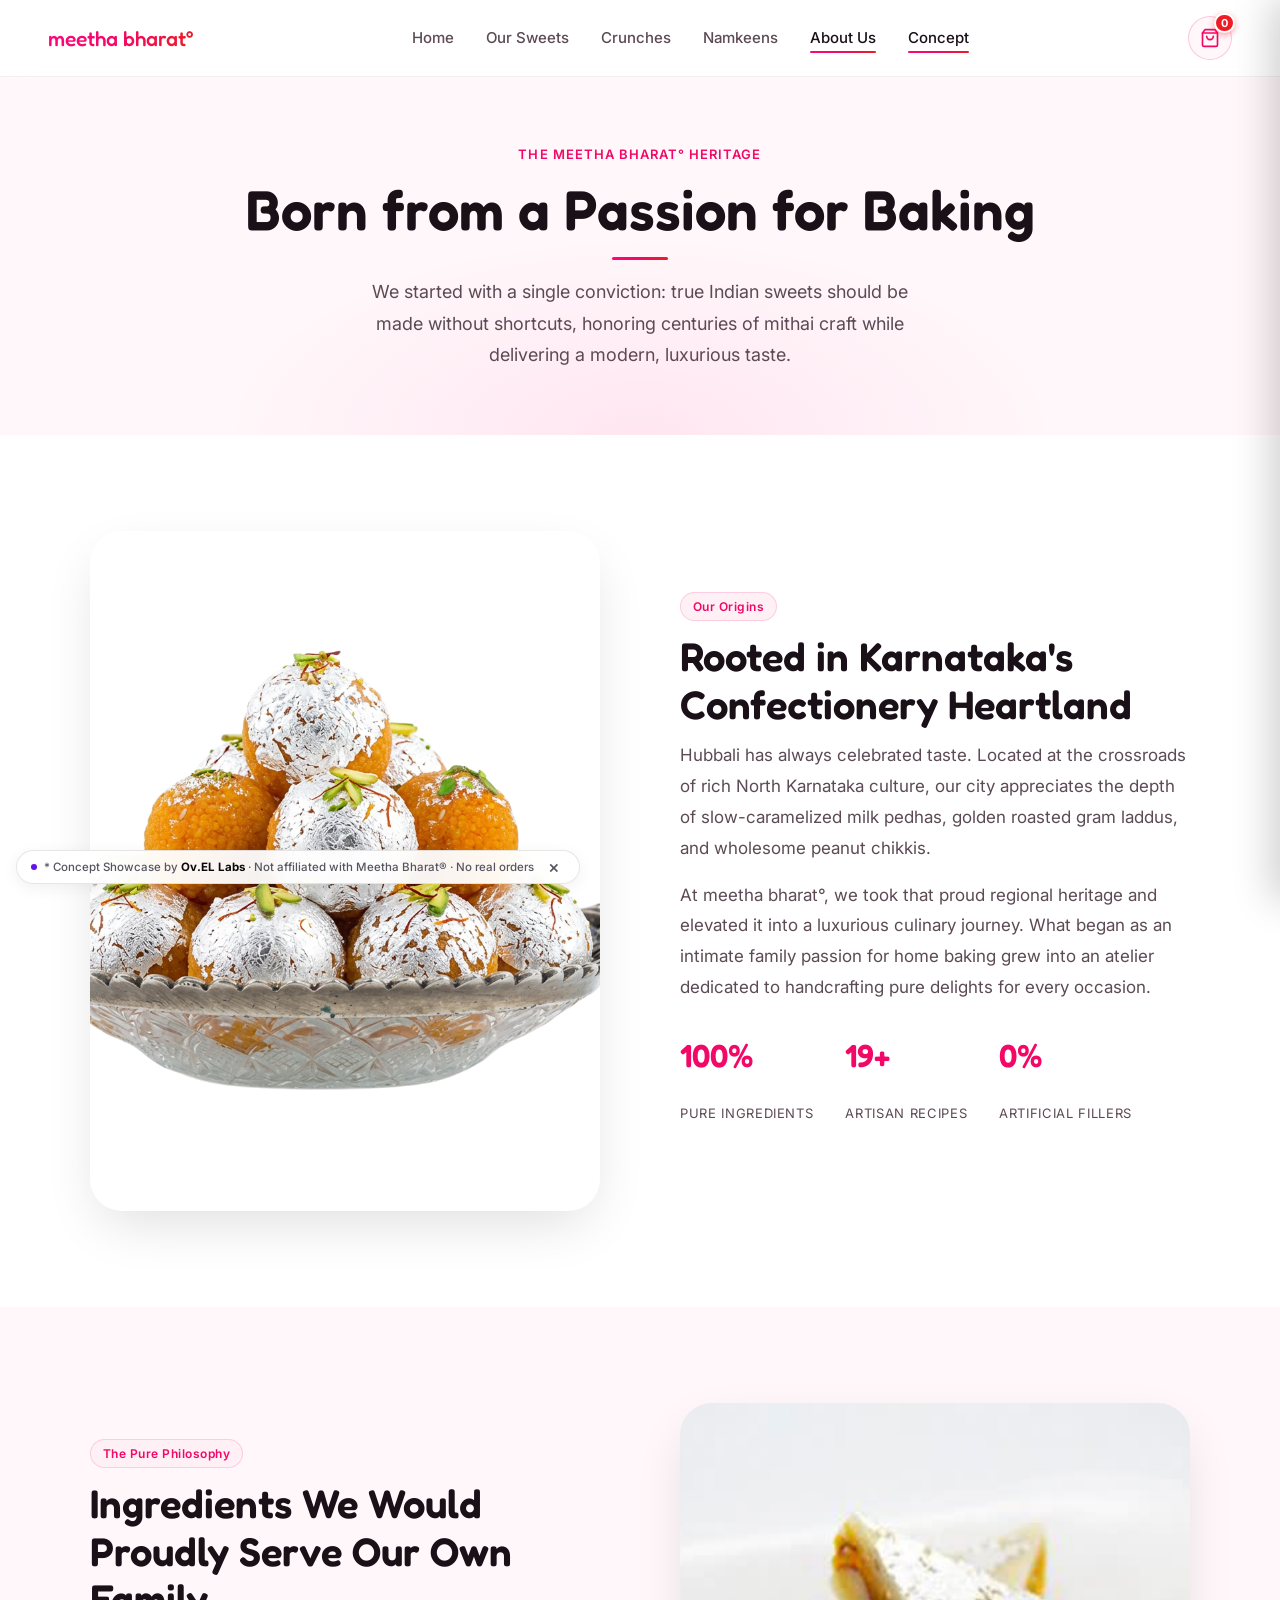
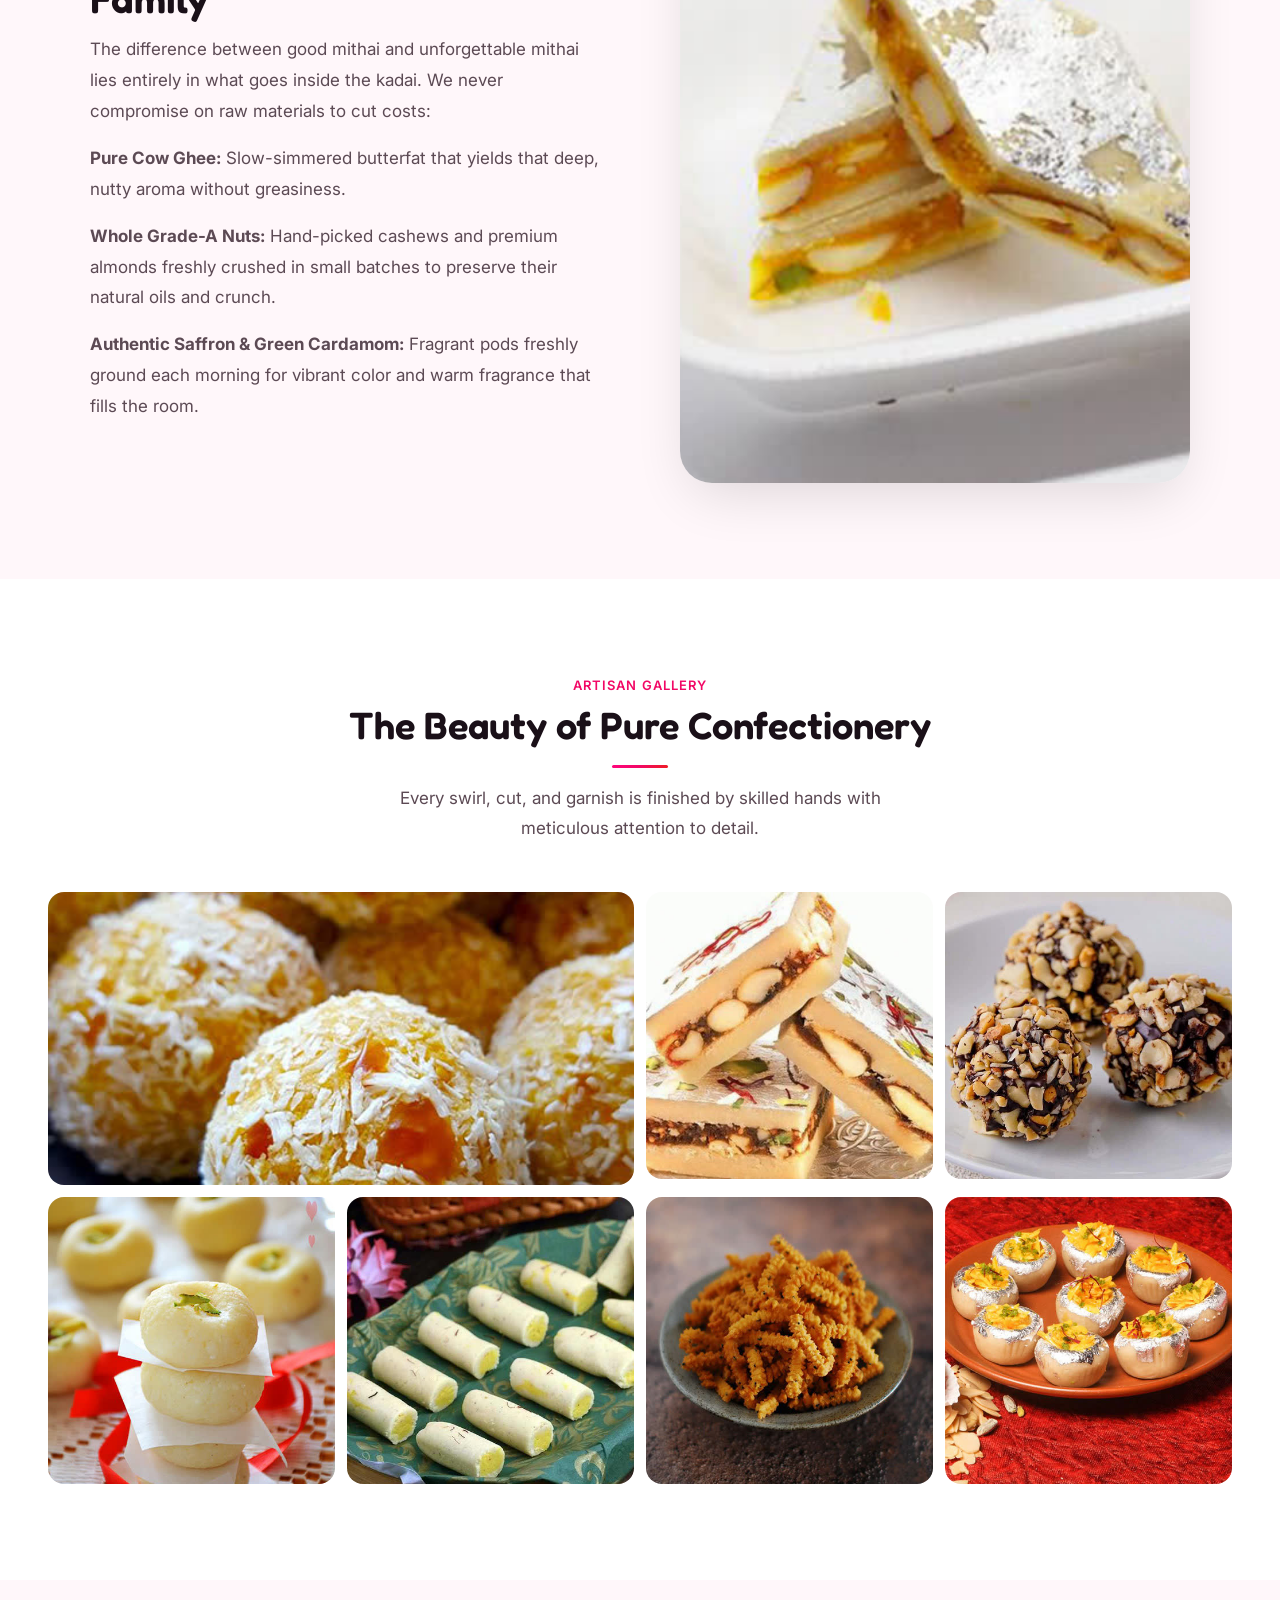
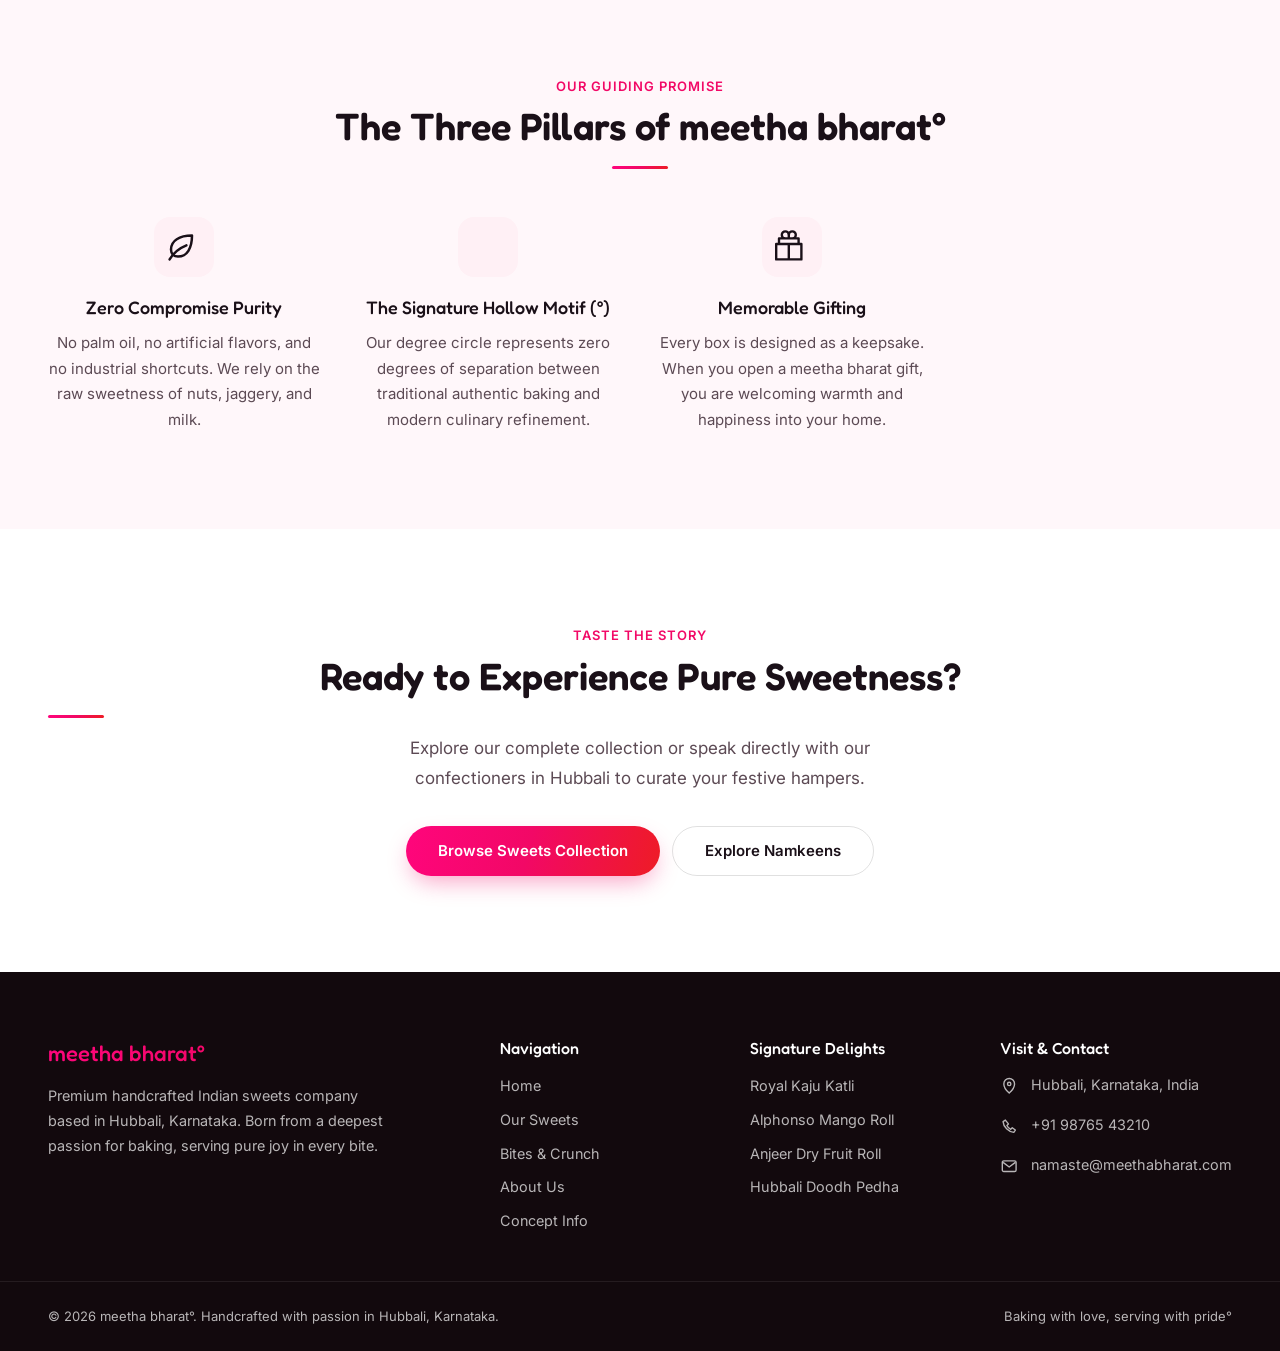
<file: about.html>
<!doctype html>
<html lang="en">
<head>
  <meta charset="utf-8">
  <link rel="icon" href="assets/icons/favicon.svg" type="image/svg+xml">
  <meta name="viewport" content="width=device-width, initial-scale=1">

  <!-- SEO: Unique, descriptive title — primary topic first, brand last (SEOSKILL.md) -->
  <title>Our Passion for Baking &amp; Sweet Traditions | meetha bharat° Hubbali</title>
  <meta name="description" content="Discover the story of meetha bharat°. Born from an uncompromising passion for baking in Hubbali, Karnataka, crafting luxurious Indian mithai with pure A2 ghee and premium dry fruits.">

  <!-- Canonical URL -->
  <link rel="canonical" href="https://meethabharat.com/about">
  <meta name="robots" content="index, follow, max-image-preview:large">

  <!-- Open Graph -->
  <meta property="og:type" content="website">
  <meta property="og:title" content="Our Story &amp; Craftsmanship | meetha bharat°">
  <meta property="og:description" content="Born from a deep passion for baking in Hubbali, Karnataka — crafting pure, luxurious Indian sweets for sweet lovers everywhere.">
  <meta property="og:url" content="https://meethabharat.com/about">
  <meta property="og:image" content="https://meethabharat.com/assets/Mango-wall.jpg">
  <meta property="og:site_name" content="meetha bharat°">
  <meta property="og:locale" content="en_IN">
  <meta name="twitter:card" content="summary_large_image">

  <!-- Fonts: Fredoka + Inter -->
  <link rel="preconnect" href="https://fonts.googleapis.com">
  <link rel="preconnect" href="https://fonts.gstatic.com" crossorigin>
  <link href="https://fonts.googleapis.com/css2?family=Fredoka:wght@400;500;600&family=Inter:wght@400;500;600&display=swap" rel="stylesheet">

  <!-- Design System CSS -->
  <link rel="stylesheet" href="assets/css/main.css">

  <!-- Structured Data: BreadcrumbList + AboutPage (JSON-LD) -->
  <script type="application/ld+json">
  {
    "@context": "https://schema.org",
    "@graph": [
      {
        "@type": "BreadcrumbList",
        "itemListElement": [
          { "@type": "ListItem", "position": 1, "name": "Home", "item": "https://meethabharat.com/" },
          { "@type": "ListItem", "position": 2, "name": "About Us", "item": "https://meethabharat.com/about" }
        ]
      },
      {
        "@type": "AboutPage",
        "@id": "https://meethabharat.com/about#webpage",
        "url": "https://meethabharat.com/about",
        "name": "About meetha bharat°",
        "description": "The story, culinary heritage, and artisanal philosophy behind meetha bharat sweets in Hubbali, Karnataka.",
        "publisher": {
          "@type": "Organization",
          "name": "meetha bharat",
          "url": "https://meethabharat.com/"
        }
      }
    ]
  }
  </script>
</head>

<body>
  <!-- ============================================================
       PAGE LOADER — Cursive 'mb' looping ribbon
       ============================================================ -->
  <div class="mb-loader-overlay" id="mb-loader" aria-hidden="true">
    <div class="mb-loader-wrap">
      <svg viewBox="0 0 170 110" width="160" height="105" fill="none" xmlns="http://www.w3.org/2000/svg">
        <defs>
          <linearGradient id="mbLoaderGrad" x1="0%" y1="30%" x2="100%" y2="70%">
            <stop offset="0%" stop-color="#FF057C" />
            <stop offset="48%" stop-color="#F20866" />
            <stop offset="100%" stop-color="#EE1C25" />
          </linearGradient>
        </defs>
        <path class="mb-ribbon-stroke"
              d="M 22 76 C 22 46, 39 43, 43 66 C 46 46, 62 43, 66 66 C 69 46, 85 43, 88 67 C 90 83, 106 82, 113 54 C 118 30, 114 15, 107 44 C 102 65, 109 82, 127 79 C 142 76, 144 53, 127 53 C 116 53, 115 67, 136 69" />
        <circle class="mb-degree-ring" cx="147" cy="32" r="5.5" stroke="#EE1C25" stroke-width="3.2" />
      </svg>
    </div>
    <span style="font-family: var(--font-display); font-size: 0.875rem; color: var(--text-muted); letter-spacing: 0.04em;">crafting sweetness°</span>
  </div>

  <!-- ============================================================
       HEADER & NAVIGATION
       ============================================================ -->
  <header class="site-header">
    <div class="nav-inner">
      <a href="/" class="nav-logo" aria-label="meetha bharat — Home">
        meetha bharat°
      </a>

      <nav aria-label="Main navigation">
        <ul class="nav-links">
          <li><a href="/">Home</a></li>
          <li><a href="/sweets">Our Sweets</a></li>
          <li><a href="/crunches">Crunches</a></li>
          <li><a href="/namkeens">Namkeens</a></li>
          <li><a href="/about" aria-current="page">About Us</a></li>
          <li><a href="/about" aria-current="page">Concept</a></li>
        </ul>
      </nav>

      <button class="mb-ham-btn" aria-label="Toggle navigation menu" aria-expanded="false" aria-controls="mobile-nav">
        <svg viewBox="0 0 60 60" width="46" height="46" aria-hidden="true">
          <path class="ham-mb-ribbon"
                d="M 10 38 C 10 23, 18 22, 20 33 C 22 23, 30 22, 32 33 C 34 23, 41 22, 43 34 C 44 41, 51 40, 53 26"
                fill="none" stroke="#FF057C" stroke-width="4" stroke-linecap="round" stroke-linejoin="round" />
          <line class="ham-x" x1="18" y1="18" x2="42" y2="42" stroke="#EE1C25" stroke-width="4.2" stroke-linecap="round" />
          <line class="ham-x" x1="42" y1="18" x2="18" y2="42" stroke="#EE1C25" stroke-width="4.2" stroke-linecap="round" />
          <circle cx="48" cy="14" r="3.2" fill="none" stroke="#EE1C25" stroke-width="2.4" />
        </svg>
      </button>
    </div>

    <div class="mobile-menu" id="mobile-nav" data-open="false" role="navigation" aria-label="Mobile navigation">
      <a href="/">Home</a>
      <a href="/sweets">Our Sweets</a>
          <a href="/crunches">Crunches</a>
          <a href="/namkeens">Namkeens</a>
      <a href="/about" aria-current="page">About Us</a>
          <a href="/about" aria-current="page">Concept</a>
    </div>
  </header>

  <!-- ============================================================
       PAGE HERO
       ============================================================ -->
  <main>
    <section class="page-hero" aria-labelledby="about-title">
      <span class="page-hero-eyebrow">The meetha bharat° Heritage</span>
      <h1 id="about-title" class="page-hero-title">Born from a Passion for Baking</h1>
      <div class="gradient-divider" style="margin-inline: auto;"></div>
      <p class="page-hero-desc">
        We started with a single conviction: true Indian sweets should be made without shortcuts, honoring centuries of mithai craft while delivering a modern, luxurious taste.
      </p>
    </section>

    <!-- ============================================================
         STORY CHAPTER 1: The Hubbali Hearth
         ============================================================ -->
    <section class="section story-section" aria-labelledby="story-chapter-1">
      <div class="container">
        <div class="story-grid">
          <div class="story-img reveal">
            <img src="assets/_-AaMnqYnWmiKpYmvZMPO3Q_ghyFECDQTtKLLrcwXrzCkg_cover.png"
                 alt="Artisanal confectionery craftsmanship at meetha bharat kitchen"
                 width="800" height="1066"
                 decoding="async">
          </div>
          <div class="story-text reveal">
            <span class="badge" style="margin-bottom: var(--s3);">Our Origins</span>
            <h2 id="story-chapter-1">Rooted in Karnataka's Confectionery Heartland</h2>
            <p>
              Hubbali has always celebrated taste. Located at the crossroads of rich North Karnataka culture, our city appreciates the depth of slow-caramelized milk pedhas, golden roasted gram laddus, and wholesome peanut chikkis.
            </p>
            <p>
              At meetha bharat°, we took that proud regional heritage and elevated it into a luxurious culinary journey. What began as an intimate family passion for home baking grew into an atelier dedicated to handcrafting pure delights for every occasion.
            </p>
            <div style="display: flex; gap: var(--s6); margin-top: var(--s4);">
              <div>
                <p style="font-family: var(--font-display); font-size: 2rem; font-weight: 600; color: var(--brand-magenta);">100%</p>
                <p style="font-size: 0.8125rem; color: var(--text-secondary); text-transform: uppercase; letter-spacing: 0.05em;">Pure Ingredients</p>
              </div>
              <div>
                <p style="font-family: var(--font-display); font-size: 2rem; font-weight: 600; color: var(--brand-magenta);">19+</p>
                <p style="font-size: 0.8125rem; color: var(--text-secondary); text-transform: uppercase; letter-spacing: 0.05em;">Artisan Recipes</p>
              </div>
              <div>
                <p style="font-family: var(--font-display); font-size: 2rem; font-weight: 600; color: var(--brand-magenta);">0%</p>
                <p style="font-size: 0.8125rem; color: var(--text-secondary); text-transform: uppercase; letter-spacing: 0.05em;">Artificial Fillers</p>
              </div>
            </div>
          </div>
        </div>
      </div>
    </section>

    <!-- ============================================================
         STORY CHAPTER 2: The Ingredients Standard
         ============================================================ -->
    <section class="section section-blush story-section" aria-labelledby="story-chapter-2">
      <div class="container">
        <div class="story-grid story-grid--reverse">
          <div class="story-img reveal">
            <img src="assets/Dry-fruit katli.jpg"
                 alt="Premium whole dry fruits and handcrafted dry fruit katli"
                 width="800" height="1066"
                 decoding="async">
          </div>
          <div class="story-text reveal">
            <span class="badge" style="margin-bottom: var(--s3);">The Pure Philosophy</span>
            <h2 id="story-chapter-2">Ingredients We Would Proudly Serve Our Own Family</h2>
            <p>
              The difference between good mithai and unforgettable mithai lies entirely in what goes inside the kadai. We never compromise on raw materials to cut costs:
            </p>
            <p>
              <strong>Pure Cow Ghee:</strong> Slow-simmered butterfat that yields that deep, nutty aroma without greasiness.
            </p>
            <p>
              <strong>Whole Grade-A Nuts:</strong> Hand-picked cashews and premium almonds freshly crushed in small batches to preserve their natural oils and crunch.
            </p>
            <p>
              <strong>Authentic Saffron &amp; Green Cardamom:</strong> Fragrant pods freshly ground each morning for vibrant color and warm fragrance that fills the room.
            </p>
          </div>
        </div>
      </div>
    </section>

    <!-- ============================================================
         PHOTO GALLERY: A Glimpse into Our Creations
         ============================================================ -->
    <section class="section" aria-labelledby="gallery-title">
      <div class="container">
        <div class="section-header reveal">
          <span class="eyebrow">Artisan Gallery</span>
          <h2 id="gallery-title" class="section-title">The Beauty of Pure Confectionery</h2>
          <div class="gradient-divider"></div>
          <p class="section-subtitle">
            Every swirl, cut, and garnish is finished by skilled hands with meticulous attention to detail.
          </p>
        </div>

        <div class="photo-grid">
          <div class="photo-grid-item photo-grid-item--wide reveal">
            <img src="assets/Mango-wall.jpg"
                 alt="Golden warm confectionery table spread by meetha bharat"
                 width="800" height="400"
                 decoding="async">
          </div>
          <div class="photo-grid-item reveal">
            <img src="assets/Kaju-Sandwhich.jpg"
                 alt="Layered Kaju Sandwich sweet"
                 width="400" height="400"
                 decoding="async">
          </div>
          <div class="photo-grid-item reveal">
            <img src="assets/Ferrero-Ball.jpg"
                 alt="Ferrero Ball with crushed nuts"
                 width="400" height="400"
                 decoding="async">
          </div>
          <div class="photo-grid-item reveal">
            <img src="assets/doodg-pedha.jpg"
                 alt="Doodh Pedha garnished with pistachio"
                 width="400" height="400"
                 decoding="async">
          </div>
          <div class="photo-grid-item reveal">
            <img src="assets/kaju-jalwa-roll.jpg"
                 alt="Kaju Halwa Roll"
                 width="400" height="400"
                 decoding="async">
          </div>
          <div class="photo-grid-item reveal">
            <img src="assets/chakli .jpg"
                 alt="Crisp golden Murukku Chakli"
                 width="400" height="400"
                 decoding="async">
          </div>
          <div class="photo-grid-item reveal">
            <img src="assets/gur katori.jpg"
                 alt="Traditional Gur Katori jaggery sweet"
                 width="400" height="400"
                 decoding="async">
          </div>
        </div>
      </div>
    </section>

    <!-- ============================================================
         THE THREE PILLARS (Values)
         ============================================================ -->
    <section class="section section-blush" aria-labelledby="pillars-heading">
      <div class="container">
        <div class="section-header reveal">
          <span class="eyebrow">Our Guiding Promise</span>
          <h2 id="pillars-heading" class="section-title">The Three Pillars of meetha bharat°</h2>
          <div class="gradient-divider"></div>
        </div>

        <div class="values-grid">
          <div class="value-card reveal">
            <div class="value-icon" aria-hidden="true"><svg class="ui-icon ui-icon-inline" aria-hidden="true"><use href="assets/icons/icons.svg#leaf"></use></svg></div>
            <h3 class="value-title">Zero Compromise Purity</h3>
            <p class="value-text">No palm oil, no artificial flavors, and no industrial shortcuts. We rely on the raw sweetness of nuts, jaggery, and milk.</p>
          </div>

          <div class="value-card reveal">
            <div class="value-icon" aria-hidden="true"><svg class="ui-icon ui-icon-inline" aria-hidden="true"><use href="assets/icons/icons.svg#sparkles"></use></svg></div>
            <h3 class="value-title">The Signature Hollow Motif (°)</h3>
            <p class="value-text">Our degree circle represents zero degrees of separation between traditional authentic baking and modern culinary refinement.</p>
          </div>

          <div class="value-card reveal">
            <div class="value-icon" aria-hidden="true"><svg class="ui-icon ui-icon-inline" aria-hidden="true"><use href="assets/icons/icons.svg#gift"></use></svg></div>
            <h3 class="value-title">Memorable Gifting</h3>
            <p class="value-text">Every box is designed as a keepsake. When you open a meetha bharat gift, you are welcoming warmth and happiness into your home.</p>
          </div>
        </div>
      </div>
    </section>

    <!-- ============================================================
         CALL TO ACTION BAND
         ============================================================ -->
    <section class="section" style="text-align: center;" aria-labelledby="about-cta-heading">
      <div class="container reveal">
        <span class="eyebrow">Taste the Story</span>
        <h2 id="about-cta-heading" class="section-title">Ready to Experience Pure Sweetness?</h2>
        <div class="gradient-divider"></div>
        <p class="section-subtitle" style="margin-bottom: var(--s6);">
          Explore our complete collection or speak directly with our confectioners in Hubbali to curate your festive hampers.
        </p>
        <div style="display: flex; gap: var(--s3); justify-content: center; flex-wrap: wrap;">
          <a href="/sweets" class="btn btn-primary">Browse Sweets Collection</a>
          <a href="/namkeens" class="btn btn-secondary">Explore Namkeens</a>
        </div>
      </div>
    </section>
  </main>

  <!-- ============================================================
       SITE FOOTER
       ============================================================ -->
  <footer class="site-footer">
    <div class="container footer-top">
      <div class="footer-grid">
        <div>
          <p class="footer-brand-name">meetha bharat°</p>
          <p class="footer-desc">
            Premium handcrafted Indian sweets company based in Hubbali, Karnataka. Born from a deepest passion for baking, serving pure joy in every bite.
          </p>
        </div>

        <div>
          <p class="footer-col-title">Navigation</p>
          <ul class="footer-links">
            <li><a href="/">Home</a></li>
            <li><a href="/sweets">Our Sweets</a></li>
            <li><a href="/bites-and-crunch">Bites &amp; Crunch</a></li>
            <li><a href="/about">About Us</a></li>
            <li><a href="/about">Concept Info</a></li>
          </ul>
        </div>

        <div>
          <p class="footer-col-title">Signature Delights</p>
          <ul class="footer-links">
            <li><a href="/sweets">Royal Kaju Katli</a></li>
            <li><a href="/sweets">Alphonso Mango Roll</a></li>
            <li><a href="/sweets">Anjeer Dry Fruit Roll</a></li>
            <li><a href="/sweets">Hubbali Doodh Pedha</a></li>
          </ul>
        </div>

        <div>
          <p class="footer-col-title">Visit &amp; Contact</p>
          <div class="footer-contact-line">
            <span class="footer-contact-icon" aria-hidden="true"><svg class="ui-icon ui-icon-inline" aria-hidden="true"><use href="assets/icons/icons.svg#location"></use></svg></span>
            <span>Hubbali, Karnataka, India</span>
          </div>
          <div class="footer-contact-line">
            <span class="footer-contact-icon" aria-hidden="true"><svg class="ui-icon ui-icon-inline" aria-hidden="true"><use href="assets/icons/icons.svg#phone"></use></svg></span>
            <span>+91 98765 43210</span>
          </div>
          <div class="footer-contact-line">
            <span class="footer-contact-icon" aria-hidden="true"><svg class="ui-icon ui-icon-inline" aria-hidden="true"><use href="assets/icons/icons.svg#mail"></use></svg></span>
            <span>namaste@meethabharat.com</span>
          </div>
        </div>
      </div>
    </div>

    <div class="footer-bottom">
      <div class="container footer-bottom-inner">
        <p>© 2026 meetha bharat°. Handcrafted with passion in Hubbali, Karnataka.</p>
        <p>Baking with love, serving with pride°</p>
      </div>
    </div>
  </footer>

  <!-- Scripts -->
  <script src="assets/js/site.js"></script>
</body>
</html>
</file>
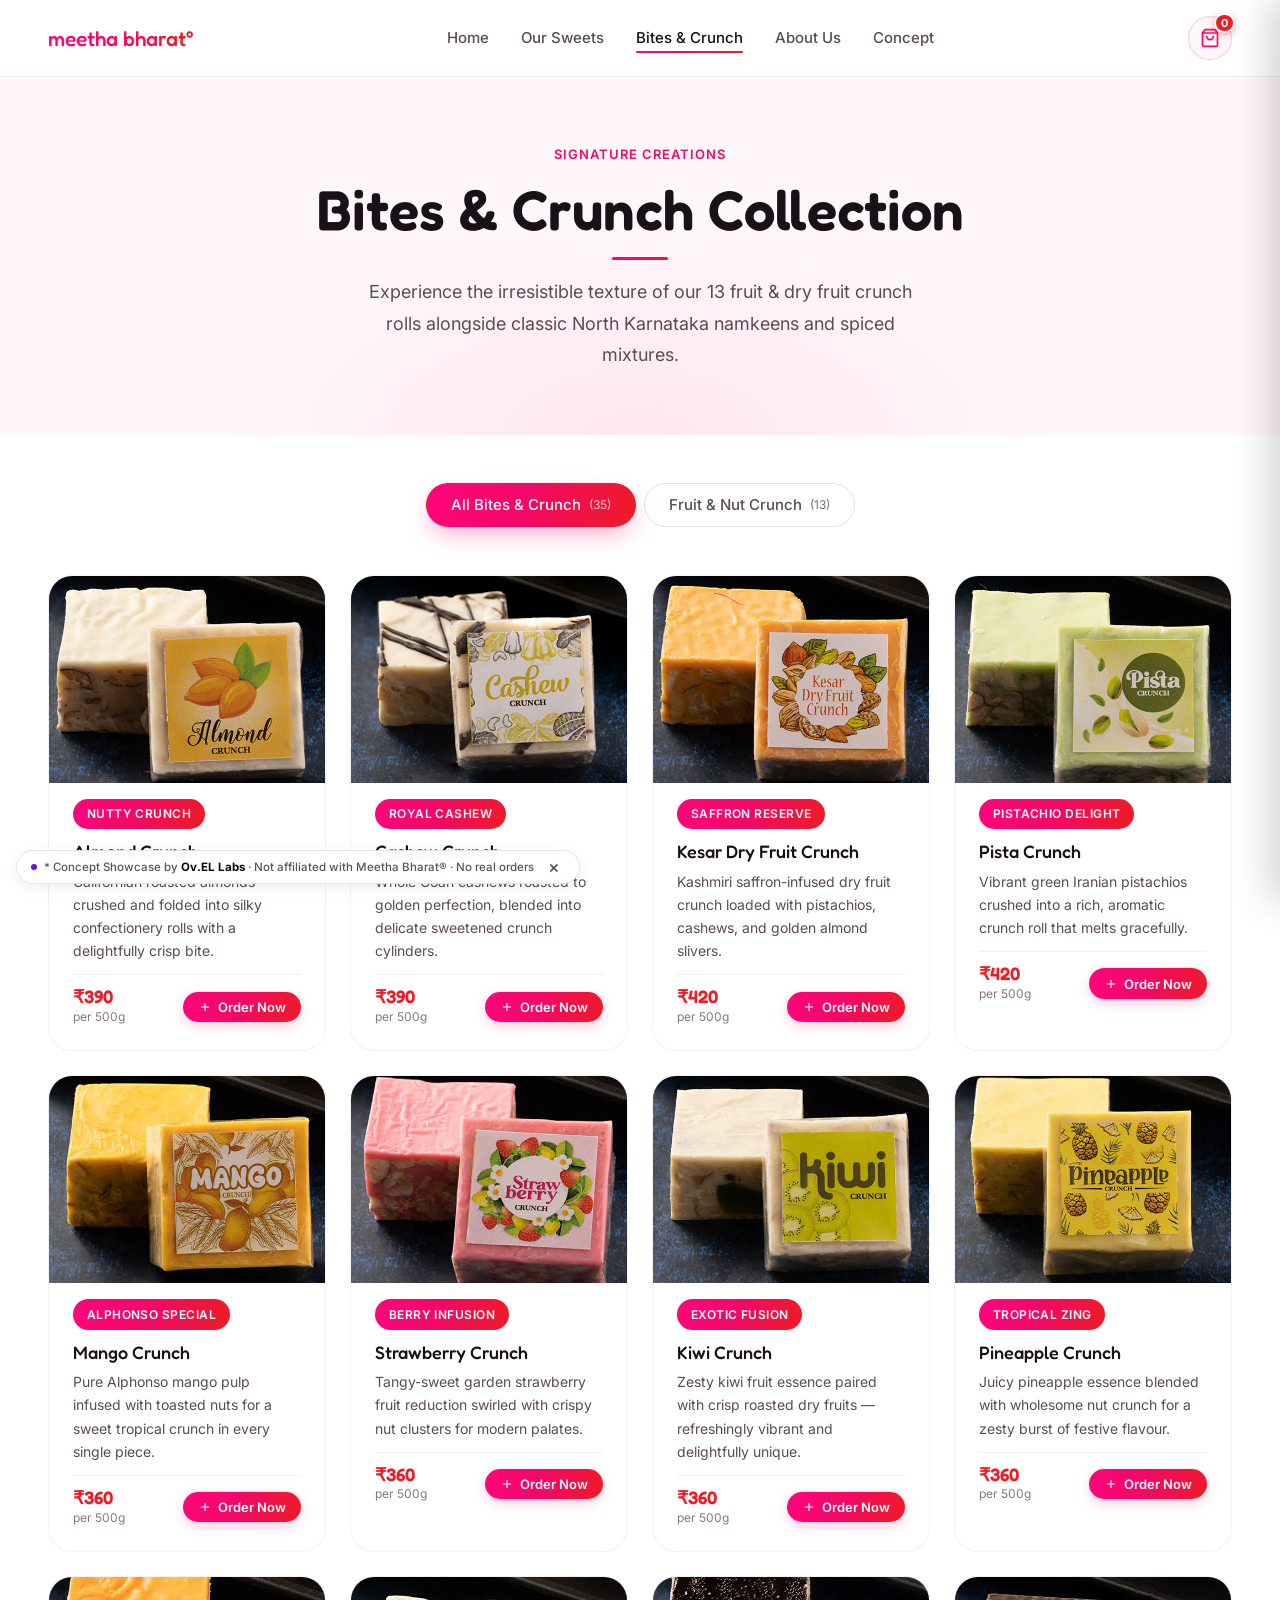
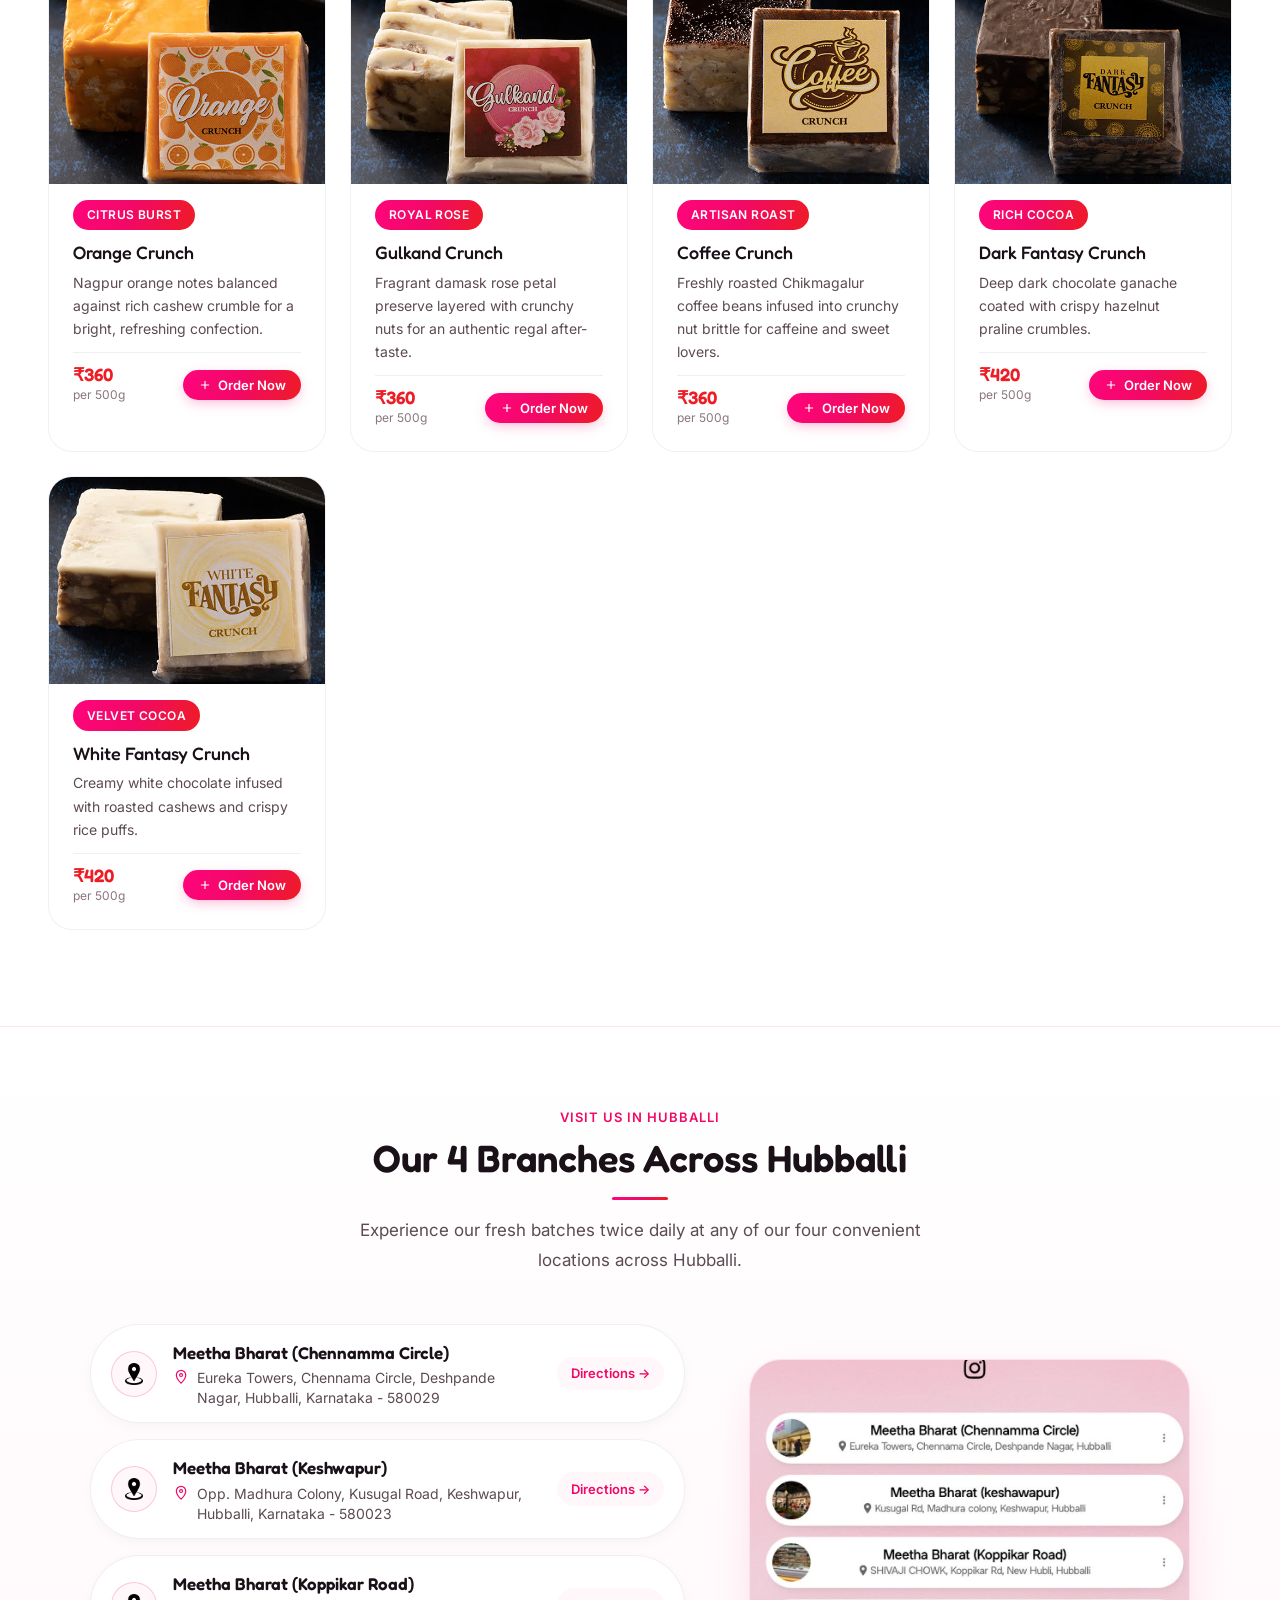
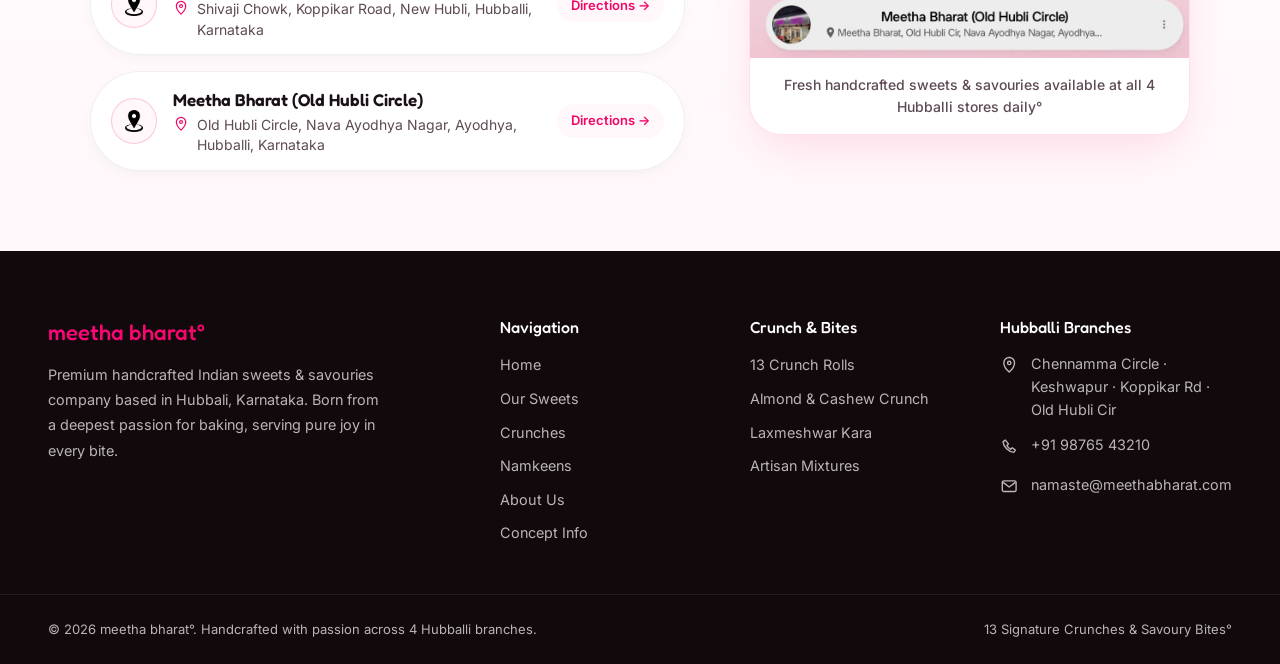
<file: bites-and-crunch.html>
<!doctype html>
<html lang="en">
<head>
  <meta charset="utf-8">
  <link rel="icon" href="assets/icons/favicon.svg" type="image/svg+xml">
  <meta name="viewport" content="width=device-width, initial-scale=1">

  <!-- SEO: Unique, descriptive title — primary topic first, brand last (SEOSKILL.md) -->
  <title>Signature Crunch Sweets &amp; Savoury Namkeen Bites | meetha bharat° Hubbali</title>
  <meta name="description" content="Discover meetha bharat's signature Crunch rolls &amp; artisanal Hubbali namkeen bites: 13 fruit &amp; nut crunches, royal mixtures, chivda, and Karnataka savouries.">

  <!-- Canonical URL -->
  <link rel="canonical" href="https://meethabharat.com/bites-and-crunch">
  <meta name="robots" content="index, follow, max-image-preview:large">

  <!-- Open Graph -->
  <meta property="og:type" content="website">
  <meta property="og:title" content="Signature Crunch Sweets &amp; Savoury Bites | meetha bharat°">
  <meta property="og:description" content="13 handcrafted fruit &amp; nut crunch varieties plus authentic Karnataka namkeen bites made fresh in Hubbali.">
  <meta property="og:url" content="https://meethabharat.com/bites-and-crunch">
  <meta property="og:image" content="https://meethabharat.com/assets/Alomond-crunch.jpg">
  <meta property="og:site_name" content="meetha bharat°">
  <meta property="og:locale" content="en_IN">
  <meta name="twitter:card" content="summary_large_image">

  <!-- Fonts: Fredoka + Inter -->
  <link rel="preconnect" href="https://fonts.googleapis.com">
  <link rel="preconnect" href="https://fonts.gstatic.com" crossorigin>
  <link href="https://fonts.googleapis.com/css2?family=Fredoka:wght@400;500;600&family=Inter:wght@400;500;600&display=swap" rel="stylesheet">

  <!-- Design System CSS -->
  <link rel="stylesheet" href="assets/css/main.css">

  <!-- Structured Data: BreadcrumbList + ItemList (JSON-LD) -->
  <script type="application/ld+json">
  {
    "@context": "https://schema.org",
    "@graph": [
      {
        "@type": "BreadcrumbList",
        "itemListElement": [
          { "@type": "ListItem", "position": 1, "name": "Home", "item": "https://meethabharat.com/" },
          { "@type": "ListItem", "position": 2, "name": "Bites & Crunch", "item": "https://meethabharat.com/bites-and-crunch" }
        ]
      },
      {
        "@type": "ItemList",
        "name": "meetha bharat° Bites & Crunch Collection",
        "description": "Handcrafted dry fruit crunches and savoury namkeens made in Hubbali, Karnataka.",
        "numberOfItems": 35
      }
    ]
  }
  </script>
</head>

<body class="bites-page">
  <!-- ============================================================
       PAGE LOADER — Cursive 'mb' looping ribbon
       ============================================================ -->
  <div class="mb-loader-overlay" id="mb-loader" aria-hidden="true">
    <div class="mb-loader-wrap">
      <svg viewBox="0 0 170 110" width="160" height="105" fill="none" xmlns="http://www.w3.org/2000/svg">
        <defs>
          <linearGradient id="mbLoaderGrad" x1="0%" y1="30%" x2="100%" y2="70%">
            <stop offset="0%" stop-color="#FF057C" />
            <stop offset="48%" stop-color="#F20866" />
            <stop offset="100%" stop-color="#EE1C25" />
          </linearGradient>
        </defs>
        <path class="mb-ribbon-stroke"
              d="M 22 76 C 22 46, 39 43, 43 66 C 46 46, 62 43, 66 66 C 69 46, 85 43, 88 67 C 90 83, 106 82, 113 54 C 118 30, 114 15, 107 44 C 102 65, 109 82, 127 79 C 142 76, 144 53, 127 53 C 116 53, 115 67, 136 69" />
        <circle class="mb-degree-ring" cx="147" cy="32" r="5.5" stroke="#EE1C25" stroke-width="3.2" />
      </svg>
    </div>
    <span style="font-family: var(--font-display); font-size: 0.875rem; color: var(--text-muted); letter-spacing: 0.04em;">crafting crunch°</span>
  </div>

  <!-- ============================================================
       HEADER & NAVIGATION
       ============================================================ -->
  <header class="site-header">
    <div class="nav-inner">
      <a href="/" class="nav-logo" aria-label="meetha bharat — Home">
        meetha bharat°
      </a>

      <nav aria-label="Main navigation">
        <ul class="nav-links">
          <li><a href="/">Home</a></li>
          <li><a href="/sweets">Our Sweets</a></li>
          <li><a href="/bites-and-crunch" aria-current="page">Bites &amp; Crunch</a></li>
          <li><a href="/about">About Us</a></li>
          <li><a href="/about">Concept</a></li>
        </ul>
      </nav>

      <button class="mb-ham-btn" aria-label="Toggle navigation menu" aria-expanded="false" aria-controls="mobile-nav">
        <svg viewBox="0 0 60 60" width="46" height="46" aria-hidden="true">
          <path class="ham-mb-ribbon"
                d="M 10 38 C 10 23, 18 22, 20 33 C 22 23, 30 22, 32 33 C 34 23, 41 22, 43 34 C 44 41, 51 40, 53 26"
                fill="none" stroke="#FF057C" stroke-width="4" stroke-linecap="round" stroke-linejoin="round" />
          <line class="ham-x" x1="18" y1="18" x2="42" y2="42" stroke="#EE1C25" stroke-width="4.2" stroke-linecap="round" />
          <line class="ham-x" x1="42" y1="18" x2="18" y2="42" stroke="#EE1C25" stroke-width="4.2" stroke-linecap="round" />
          <circle cx="48" cy="14" r="3.2" fill="none" stroke="#EE1C25" stroke-width="2.4" />
        </svg>
      </button>
    </div>

    <div class="mobile-menu" id="mobile-nav" data-open="false" role="navigation" aria-label="Mobile navigation">
      <a href="/">Home</a>
      <a href="/sweets">Our Sweets</a>
      <a href="/bites-and-crunch" aria-current="page">Bites &amp; Crunch</a>
      <a href="/about">About Us</a>
          <a href="/about">Concept</a>
    </div>
  </header>

  <!-- ============================================================
       PAGE HERO
       ============================================================ -->
  <main>
    <section class="page-hero" aria-labelledby="crunch-title">
      <span class="page-hero-eyebrow">Signature Creations</span>
      <h1 id="crunch-title" class="page-hero-title">Bites &amp; Crunch Collection</h1>
      <div class="gradient-divider" style="margin-inline: auto;"></div>
      <p class="page-hero-desc">
        Experience the irresistible texture of our 13 fruit &amp; dry fruit crunch rolls alongside classic North Karnataka namkeens and spiced mixtures.
      </p>
    </section>

    <!-- ============================================================
         CRUNCH & BITES CATALOG WITH INTERACTIVE FILTER
         ============================================================ -->
    <section class="section" style="padding-top: var(--s8);">
      <div class="container">

        <!-- Category Filter Tabs -->
        <div class="filter-tabs" role="tablist" aria-label="Filter crunch and bites">
          <button class="filter-btn active" data-filter="all" role="tab" aria-selected="true">
            All Bites &amp; Crunch <span class="filter-count">(35)</span>
          </button>
          <button class="filter-btn" data-filter="crunch" role="tab" aria-selected="false">
            Fruit &amp; Nut Crunch <span class="filter-count">(13)</span>
          </button>
          <button class="filter-btn" data-filter="namkeen" role="tab" aria-selected="false">
            Savoury Mixtures &amp; Chivda <span class="filter-count">(14)</span>
          </button>
          <button class="filter-btn" data-filter="special" role="tab" aria-selected="false">
            Regional Savouries <span class="filter-count">(8)</span>
          </button>
        </div>

        <!-- 35-Product Grid -->
        <div class="sweets-grid" id="crunch-grid">

          <!-- CRUNCH ITEMS (All 13 images ending with crunch) -->

          <!-- 1. Almond Crunch -->
          <article class="sweet-card reveal" data-category="crunch">
            <img src="assets/Alomond-crunch.jpg" alt="Almond Crunch roll" width="400" height="300" decoding="async" class="sweet-card-img">
            <div class="sweet-card-body">
              <span class="crunch-pill-tag" style="margin-bottom: var(--s2);">Nutty Crunch</span>
              <h2 class="sweet-card-name">Almond Crunch</h2>
              <p class="sweet-card-desc">Californian roasted almonds crushed and folded into silky confectionery rolls with a delightfully crisp bite.</p>
              <div class="sweet-card-action-row">
                <div class="sweet-card-price-wrap">
                  <span class="sweet-card-price">₹390</span>
                  <span class="sweet-card-unit">per 500g</span>
                </div>
                <button class="btn-add-cart" data-id="almond-crunch" data-name="Almond Crunch" data-price="390" data-unit="500g" aria-label="Order Almond Crunch">
                  <svg viewBox="0 0 24 24"><path d="M19 13h-6v6h-2v-6H5v-2h6V5h2v6h6v2z"/></svg>
                  Order Now
                </button>
              </div>
            </div>
          </article>

          <!-- 2. Cashew Crunch -->
          <article class="sweet-card reveal" data-category="crunch">
            <img src="assets/Cashwe-Crunch.jpg" alt="Cashew Crunch sweet" width="400" height="300" decoding="async" class="sweet-card-img">
            <div class="sweet-card-body">
              <span class="crunch-pill-tag" style="margin-bottom: var(--s2);">Royal Cashew</span>
              <h2 class="sweet-card-name">Cashew Crunch</h2>
              <p class="sweet-card-desc">Whole Goan cashews roasted to golden perfection, blended into delicate sweetened crunch cylinders.</p>
              <div class="sweet-card-action-row">
                <div class="sweet-card-price-wrap">
                  <span class="sweet-card-price">₹390</span>
                  <span class="sweet-card-unit">per 500g</span>
                </div>
                <button class="btn-add-cart" data-id="cashew-crunch" data-name="Cashew Crunch" data-price="390" data-unit="500g" aria-label="Order Cashew Crunch">
                  <svg viewBox="0 0 24 24"><path d="M19 13h-6v6h-2v-6H5v-2h6V5h2v6h6v2z"/></svg>
                  Order Now
                </button>
              </div>
            </div>
          </article>

          <!-- 3. Kesar Dry Fruit Crunch -->
          <article class="sweet-card reveal" data-category="crunch">
            <img src="assets/Kesar dry fruit-crunch.jpg" alt="Kesar dry fruit crunch" width="400" height="300" decoding="async" class="sweet-card-img">
            <div class="sweet-card-body">
              <span class="crunch-pill-tag" style="margin-bottom: var(--s2);">Saffron Reserve</span>
              <h2 class="sweet-card-name">Kesar Dry Fruit Crunch</h2>
              <p class="sweet-card-desc">Kashmiri saffron-infused dry fruit crunch loaded with pistachios, cashews, and golden almond slivers.</p>
              <div class="sweet-card-action-row">
                <div class="sweet-card-price-wrap">
                  <span class="sweet-card-price">₹420</span>
                  <span class="sweet-card-unit">per 500g</span>
                </div>
                <button class="btn-add-cart" data-id="kesar-dry-fruit-crunch" data-name="Kesar Dry Fruit Crunch" data-price="420" data-unit="500g" aria-label="Order Kesar Dry Fruit Crunch">
                  <svg viewBox="0 0 24 24"><path d="M19 13h-6v6h-2v-6H5v-2h6V5h2v6h6v2z"/></svg>
                  Order Now
                </button>
              </div>
            </div>
          </article>

          <!-- 4. Pista Crunch -->
          <article class="sweet-card reveal" data-category="crunch">
            <img src="assets/Pista-crunch .jpg" alt="Pista Crunch sweet" width="400" height="300" decoding="async" class="sweet-card-img">
            <div class="sweet-card-body">
              <span class="crunch-pill-tag" style="margin-bottom: var(--s2);">Pistachio Delight</span>
              <h2 class="sweet-card-name">Pista Crunch</h2>
              <p class="sweet-card-desc">Vibrant green Iranian pistachios crushed into a rich, aromatic crunch roll that melts gracefully.</p>
              <div class="sweet-card-action-row">
                <div class="sweet-card-price-wrap">
                  <span class="sweet-card-price">₹420</span>
                  <span class="sweet-card-unit">per 500g</span>
                </div>
                <button class="btn-add-cart" data-id="pista-crunch" data-name="Pista Crunch" data-price="420" data-unit="500g" aria-label="Order Pista Crunch">
                  <svg viewBox="0 0 24 24"><path d="M19 13h-6v6h-2v-6H5v-2h6V5h2v6h6v2z"/></svg>
                  Order Now
                </button>
              </div>
            </div>
          </article>

          <!-- 5. Mango Crunch -->
          <article class="sweet-card reveal" data-category="crunch">
            <img src="assets/Mango-Crunch .jpg" alt="Mango Crunch sweet roll" width="400" height="300" decoding="async" class="sweet-card-img">
            <div class="sweet-card-body">
              <span class="crunch-pill-tag" style="margin-bottom: var(--s2);">Alphonso Special</span>
              <h2 class="sweet-card-name">Mango Crunch</h2>
              <p class="sweet-card-desc">Pure Alphonso mango pulp infused with toasted nuts for a sweet tropical crunch in every single piece.</p>
              <div class="sweet-card-action-row">
                <div class="sweet-card-price-wrap">
                  <span class="sweet-card-price">₹360</span>
                  <span class="sweet-card-unit">per 500g</span>
                </div>
                <button class="btn-add-cart" data-id="mango-crunch" data-name="Mango Crunch" data-price="360" data-unit="500g" aria-label="Order Mango Crunch">
                  <svg viewBox="0 0 24 24"><path d="M19 13h-6v6h-2v-6H5v-2h6V5h2v6h6v2z"/></svg>
                  Order Now
                </button>
              </div>
            </div>
          </article>

          <!-- 6. Strawberry Crunch -->
          <article class="sweet-card reveal" data-category="crunch">
            <img src="assets/Strawberry-crunch.jpg" alt="Strawberry Crunch sweet" width="400" height="300" decoding="async" class="sweet-card-img">
            <div class="sweet-card-body">
              <span class="crunch-pill-tag" style="margin-bottom: var(--s2);">Berry Infusion</span>
              <h2 class="sweet-card-name">Strawberry Crunch</h2>
              <p class="sweet-card-desc">Tangy-sweet garden strawberry fruit reduction swirled with crispy nut clusters for modern palates.</p>
              <div class="sweet-card-action-row">
                <div class="sweet-card-price-wrap">
                  <span class="sweet-card-price">₹360</span>
                  <span class="sweet-card-unit">per 500g</span>
                </div>
                <button class="btn-add-cart" data-id="strawberry-crunch" data-name="Strawberry Crunch" data-price="360" data-unit="500g" aria-label="Order Strawberry Crunch">
                  <svg viewBox="0 0 24 24"><path d="M19 13h-6v6h-2v-6H5v-2h6V5h2v6h6v2z"/></svg>
                  Order Now
                </button>
              </div>
            </div>
          </article>

          <!-- 7. Kiwi Crunch -->
          <article class="sweet-card reveal" data-category="crunch">
            <img src="assets/Kiwi-Crunch.jpg" alt="Kiwi Crunch" width="400" height="300" decoding="async" class="sweet-card-img">
            <div class="sweet-card-body">
              <span class="crunch-pill-tag" style="margin-bottom: var(--s2);">Exotic Fusion</span>
              <h2 class="sweet-card-name">Kiwi Crunch</h2>
              <p class="sweet-card-desc">Zesty kiwi fruit essence paired with crisp roasted dry fruits — refreshingly vibrant and delightfully unique.</p>
              <div class="sweet-card-action-row">
                <div class="sweet-card-price-wrap">
                  <span class="sweet-card-price">₹360</span>
                  <span class="sweet-card-unit">per 500g</span>
                </div>
                <button class="btn-add-cart" data-id="kiwi-crunch" data-name="Kiwi Crunch" data-price="360" data-unit="500g" aria-label="Order Kiwi Crunch">
                  <svg viewBox="0 0 24 24"><path d="M19 13h-6v6h-2v-6H5v-2h6V5h2v6h6v2z"/></svg>
                  Order Now
                </button>
              </div>
            </div>
          </article>

          <!-- 8. Pineapple Crunch -->
          <article class="sweet-card reveal" data-category="crunch">
            <img src="assets/Pineapple-crunch.jpg" alt="Pineapple Crunch sweet" width="400" height="300" decoding="async" class="sweet-card-img">
            <div class="sweet-card-body">
              <span class="crunch-pill-tag" style="margin-bottom: var(--s2);">Tropical Zing</span>
              <h2 class="sweet-card-name">Pineapple Crunch</h2>
              <p class="sweet-card-desc">Juicy pineapple essence blended with wholesome nut crunch for a zesty burst of festive flavour.</p>
              <div class="sweet-card-action-row">
                <div class="sweet-card-price-wrap">
                  <span class="sweet-card-price">₹360</span>
                  <span class="sweet-card-unit">per 500g</span>
                </div>
                <button class="btn-add-cart" data-id="pineapple-crunch" data-name="Pineapple Crunch" data-price="360" data-unit="500g" aria-label="Order Pineapple Crunch">
                  <svg viewBox="0 0 24 24"><path d="M19 13h-6v6h-2v-6H5v-2h6V5h2v6h6v2z"/></svg>
                  Order Now
                </button>
              </div>
            </div>
          </article>

          <!-- 9. Orange Crunch -->
          <article class="sweet-card reveal" data-category="crunch">
            <img src="assets/orange-crunch .jpg" alt="Orange Crunch" width="400" height="300" decoding="async" class="sweet-card-img">
            <div class="sweet-card-body">
              <span class="crunch-pill-tag" style="margin-bottom: var(--s2);">Citrus Burst</span>
              <h2 class="sweet-card-name">Orange Crunch</h2>
              <p class="sweet-card-desc">Nagpur orange notes balanced against rich cashew crumble for a bright, refreshing confection.</p>
              <div class="sweet-card-action-row">
                <div class="sweet-card-price-wrap">
                  <span class="sweet-card-price">₹360</span>
                  <span class="sweet-card-unit">per 500g</span>
                </div>
                <button class="btn-add-cart" data-id="orange-crunch" data-name="Orange Crunch" data-price="360" data-unit="500g" aria-label="Order Orange Crunch">
                  <svg viewBox="0 0 24 24"><path d="M19 13h-6v6h-2v-6H5v-2h6V5h2v6h6v2z"/></svg>
                  Order Now
                </button>
              </div>
            </div>
          </article>

          <!-- 10. Gulkand Crunch -->
          <article class="sweet-card reveal" data-category="crunch">
            <img src="assets/Gulkand crunch .jpg" alt="Gulkand rose crunch" width="400" height="300" decoding="async" class="sweet-card-img">
            <div class="sweet-card-body">
              <span class="crunch-pill-tag" style="margin-bottom: var(--s2);">Royal Rose</span>
              <h2 class="sweet-card-name">Gulkand Crunch</h2>
              <p class="sweet-card-desc">Fragrant damask rose petal preserve layered with crunchy nuts for an authentic regal after-taste.</p>
              <div class="sweet-card-action-row">
                <div class="sweet-card-price-wrap">
                  <span class="sweet-card-price">₹360</span>
                  <span class="sweet-card-unit">per 500g</span>
                </div>
                <button class="btn-add-cart" data-id="gulkand-crunch" data-name="Gulkand Crunch" data-price="360" data-unit="500g" aria-label="Order Gulkand Crunch">
                  <svg viewBox="0 0 24 24"><path d="M19 13h-6v6h-2v-6H5v-2h6V5h2v6h6v2z"/></svg>
                  Order Now
                </button>
              </div>
            </div>
          </article>

          <!-- 11. Coffee Crunch -->
          <article class="sweet-card reveal" data-category="crunch">
            <img src="assets/Coffee-Crunch .jpg" alt="Coffee Crunch roll" width="400" height="300" decoding="async" class="sweet-card-img">
            <div class="sweet-card-body">
              <span class="crunch-pill-tag" style="margin-bottom: var(--s2);">Artisan Roast</span>
              <h2 class="sweet-card-name">Coffee Crunch</h2>
              <p class="sweet-card-desc">Freshly roasted Chikmagalur coffee beans infused into crunchy nut brittle for caffeine and sweet lovers.</p>
              <div class="sweet-card-action-row">
                <div class="sweet-card-price-wrap">
                  <span class="sweet-card-price">₹360</span>
                  <span class="sweet-card-unit">per 500g</span>
                </div>
                <button class="btn-add-cart" data-id="coffee-crunch" data-name="Coffee Crunch" data-price="360" data-unit="500g" aria-label="Order Coffee Crunch">
                  <svg viewBox="0 0 24 24"><path d="M19 13h-6v6h-2v-6H5v-2h6V5h2v6h6v2z"/></svg>
                  Order Now
                </button>
              </div>
            </div>
          </article>

          <!-- 12. Dark Fantasy Crunch -->
          <article class="sweet-card reveal" data-category="crunch">
            <img src="assets/DarkFantasy-crunch.jpg" alt="Dark Fantasy Crunch chocolate" width="400" height="300" decoding="async" class="sweet-card-img">
            <div class="sweet-card-body">
              <span class="crunch-pill-tag" style="margin-bottom: var(--s2);">Rich Cocoa</span>
              <h2 class="sweet-card-name">Dark Fantasy Crunch</h2>
              <p class="sweet-card-desc">Deep dark chocolate ganache coated with crispy hazelnut praline crumbles.</p>
              <div class="sweet-card-action-row">
                <div class="sweet-card-price-wrap">
                  <span class="sweet-card-price">₹420</span>
                  <span class="sweet-card-unit">per 500g</span>
                </div>
                <button class="btn-add-cart" data-id="dark-fantasy-crunch" data-name="Dark Fantasy Crunch" data-price="420" data-unit="500g" aria-label="Order Dark Fantasy Crunch">
                  <svg viewBox="0 0 24 24"><path d="M19 13h-6v6h-2v-6H5v-2h6V5h2v6h6v2z"/></svg>
                  Order Now
                </button>
              </div>
            </div>
          </article>

          <!-- 13. White Fantasy Crunch -->
          <article class="sweet-card reveal" data-category="crunch">
            <img src="assets/white-fantasy-crunch.jpg" alt="White Fantasy Crunch" width="400" height="300" decoding="async" class="sweet-card-img">
            <div class="sweet-card-body">
              <span class="crunch-pill-tag" style="margin-bottom: var(--s2);">Velvet Cocoa</span>
              <h2 class="sweet-card-name">White Fantasy Crunch</h2>
              <p class="sweet-card-desc">Creamy white chocolate infused with roasted cashews and crispy rice puffs.</p>
              <div class="sweet-card-action-row">
                <div class="sweet-card-price-wrap">
                  <span class="sweet-card-price">₹420</span>
                  <span class="sweet-card-unit">per 500g</span>
                </div>
                <button class="btn-add-cart" data-id="white-fantasy-crunch" data-name="White Fantasy Crunch" data-price="420" data-unit="500g" aria-label="Order White Fantasy Crunch">
                  <svg viewBox="0 0 24 24"><path d="M19 13h-6v6h-2v-6H5v-2h6V5h2v6h6v2z"/></svg>
                  Order Now
                </button>
              </div>
            </div>
          </article>

          <!-- SAVOURY BITES & NAMKEENS -->

          <!-- 14. Bakarwadi -->
          <article class="sweet-card reveal" data-category="special">
            <img src="assets/bakarwadi .jpg" alt="Crisp Bakarwadi" width="400" height="300" decoding="async" class="sweet-card-img">
            <div class="sweet-card-body">
              <span class="badge" style="margin-bottom: var(--s2);">Savoury Classic</span>
              <h2 class="sweet-card-name">Crisp Bakarwadi</h2>
              <p class="sweet-card-desc">Spiral rolled bites stuffed with spicy, tangy coconut-sesame masala and fried to golden crispness.</p>
              <div class="sweet-card-action-row">
                <div class="sweet-card-price-wrap">
                  <span class="sweet-card-price">₹150</span>
                  <span class="sweet-card-unit">per 250g</span>
                </div>
                <button class="btn-add-cart" data-id="crisp-bakarwadi" data-name="Crisp Bakarwadi" data-price="150" data-unit="250g" aria-label="Order Crisp Bakarwadi">
                  <svg viewBox="0 0 24 24"><path d="M19 13h-6v6h-2v-6H5v-2h6V5h2v6h6v2z"/></svg>
                  Order Now
                </button>
              </div>
            </div>
          </article>

          <!-- 15. Murukku Chakli -->
          <article class="sweet-card reveal" data-category="special">
            <img src="assets/chakli .jpg" alt="Murukku Chakli" width="400" height="300" decoding="async" class="sweet-card-img">
            <div class="sweet-card-body">
              <span class="badge" style="margin-bottom: var(--s2);">Karnataka Tradition</span>
              <h2 class="sweet-card-name">Murukku Chakli</h2>
              <p class="sweet-card-desc">Aromatic rice flour and roasted dal spirals tempered with cumin, ajwain, and pure cold-pressed oil.</p>
              <div class="sweet-card-action-row">
                <div class="sweet-card-price-wrap">
                  <span class="sweet-card-price">₹130</span>
                  <span class="sweet-card-unit">per 250g</span>
                </div>
                <button class="btn-add-cart" data-id="murukku-chakli" data-name="Murukku Chakli" data-price="130" data-unit="250g" aria-label="Order Murukku Chakli">
                  <svg viewBox="0 0 24 24"><path d="M19 13h-6v6h-2v-6H5v-2h6V5h2v6h6v2z"/></svg>
                  Order Now
                </button>
              </div>
            </div>
          </article>

          <!-- 16. Cut Chakkali -->
          <article class="sweet-card reveal" data-category="special">
            <img src="assets/cut-chakkali.jpg" alt="Cut Chakkali bite size" width="400" height="300" decoding="async" class="sweet-card-img">
            <div class="sweet-card-body">
              <span class="badge" style="margin-bottom: var(--s2);">Bite Size Crunch</span>
              <h2 class="sweet-card-name">Cut Chakkali Bites</h2>
              <p class="sweet-card-desc">Bite-sized pieces of crispy chakkali tossed in mild spices — the perfect snack with evening tea.</p>
              <div class="sweet-card-action-row">
                <div class="sweet-card-price-wrap">
                  <span class="sweet-card-price">₹130</span>
                  <span class="sweet-card-unit">per 250g</span>
                </div>
                <button class="btn-add-cart" data-id="cut-chakkali-bites" data-name="Cut Chakkali Bites" data-price="130" data-unit="250g" aria-label="Order Cut Chakkali Bites">
                  <svg viewBox="0 0 24 24"><path d="M19 13h-6v6h-2v-6H5v-2h6V5h2v6h6v2z"/></svg>
                  Order Now
                </button>
              </div>
            </div>
          </article>

          <!-- 17. Laxmeshwar Kara -->
          <article class="sweet-card reveal" data-category="special">
            <img src="assets/Laxmeshwar kara.jpg" alt="Laxmeshwar Kara" width="400" height="300" decoding="async" class="sweet-card-img">
            <div class="sweet-card-body">
              <span class="badge" style="margin-bottom: var(--s2);">Hubbali Pride</span>
              <h2 class="sweet-card-name">Laxmeshwar Kara</h2>
              <p class="sweet-card-desc">The famed fiery, crispy sev speciality of Laxmeshwar in North Karnataka, crafted with authentic spices.</p>
              <div class="sweet-card-action-row">
                <div class="sweet-card-price-wrap">
                  <span class="sweet-card-price">₹130</span>
                  <span class="sweet-card-unit">per 250g</span>
                </div>
                <button class="btn-add-cart" data-id="laxmeshwar-kara" data-name="Laxmeshwar Kara" data-price="130" data-unit="250g" aria-label="Order Laxmeshwar Kara">
                  <svg viewBox="0 0 24 24"><path d="M19 13h-6v6h-2v-6H5v-2h6V5h2v6h6v2z"/></svg>
                  Order Now
                </button>
              </div>
            </div>
          </article>

          <!-- 18. Aloo 65 -->
          <article class="sweet-card reveal" data-category="namkeen">
            <img src="assets/Aloo-65.jpg" alt="Aloo 65 spicy crunch" width="400" height="300" decoding="async" class="sweet-card-img">
            <div class="sweet-card-body">
              <span class="badge" style="margin-bottom: var(--s2);">Spicy Crunch</span>
              <h2 class="sweet-card-name">Spicy Aloo 65 Bites</h2>
              <p class="sweet-card-desc">Crisp potato crisps tossed with curry leaves, cracked black pepper, and tangy South Indian 65 masala.</p>
              <div class="sweet-card-action-row">
                <div class="sweet-card-price-wrap">
                  <span class="sweet-card-price">₹130</span>
                  <span class="sweet-card-unit">per 250g</span>
                </div>
                <button class="btn-add-cart" data-id="spicy-aloo-65-bites" data-name="Spicy Aloo 65 Bites" data-price="130" data-unit="250g" aria-label="Order Spicy Aloo 65 Bites">
                  <svg viewBox="0 0 24 24"><path d="M19 13h-6v6h-2v-6H5v-2h6V5h2v6h6v2z"/></svg>
                  Order Now
                </button>
              </div>
            </div>
          </article>

          <!-- 19. Chilli Garlic Crunch -->
          <article class="sweet-card reveal" data-category="namkeen">
            <img src="assets/Chilli-Garlic.jpg" alt="Chilli garlic namkeen" width="400" height="300" decoding="async" class="sweet-card-img">
            <div class="sweet-card-body">
              <span class="badge" style="margin-bottom: var(--s2);">Zesty Heat</span>
              <h2 class="sweet-card-name">Chilli Garlic Bites</h2>
              <p class="sweet-card-desc">Crispy flour savouries coated in slow-roasted garlic powder and crushed red Byadgi chillies.</p>
              <div class="sweet-card-action-row">
                <div class="sweet-card-price-wrap">
                  <span class="sweet-card-price">₹130</span>
                  <span class="sweet-card-unit">per 250g</span>
                </div>
                <button class="btn-add-cart" data-id="chilli-garlic-bites" data-name="Chilli Garlic Bites" data-price="130" data-unit="250g" aria-label="Order Chilli Garlic Bites">
                  <svg viewBox="0 0 24 24"><path d="M19 13h-6v6h-2v-6H5v-2h6V5h2v6h6v2z"/></svg>
                  Order Now
                </button>
              </div>
            </div>
          </article>

          <!-- 20. All Nut Mixture -->
          <article class="sweet-card reveal" data-category="namkeen">
            <img src="assets/All nut Mixture.jpg" alt="All nut royal mixture" width="400" height="300" decoding="async" class="sweet-card-img">
            <div class="sweet-card-body">
              <span class="badge" style="margin-bottom: var(--s2);">Royal Blend</span>
              <h2 class="sweet-card-name">All Nut Royal Mixture</h2>
              <p class="sweet-card-desc">Roasted cashews, almonds, and peanuts tossed with crisp gram sev and golden raisins.</p>
              <div class="sweet-card-action-row">
                <div class="sweet-card-price-wrap">
                  <span class="sweet-card-price">₹190</span>
                  <span class="sweet-card-unit">per 250g</span>
                </div>
                <button class="btn-add-cart" data-id="all-nut-royal-mixture" data-name="All Nut Royal Mixture" data-price="190" data-unit="250g" aria-label="Order All Nut Royal Mixture">
                  <svg viewBox="0 0 24 24"><path d="M19 13h-6v6h-2v-6H5v-2h6V5h2v6h6v2z"/></svg>
                  Order Now
                </button>
              </div>
            </div>
          </article>

          <!-- 21. Agra Mixture -->
          <article class="sweet-card reveal" data-category="namkeen">
            <img src="assets/AgraMixture.jpg" alt="Agra Mixture" width="400" height="300" decoding="async" class="sweet-card-img">
            <div class="sweet-card-body">
              <span class="badge" style="margin-bottom: var(--s2);">North Indian Blend</span>
              <h2 class="sweet-card-name">Special Agra Mixture</h2>
              <p class="sweet-card-desc">Sweet and tangy mixture with melon seeds, fried lentils, cashews, and aromatic spices.</p>
              <div class="sweet-card-action-row">
                <div class="sweet-card-price-wrap">
                  <span class="sweet-card-price">₹150</span>
                  <span class="sweet-card-unit">per 250g</span>
                </div>
                <button class="btn-add-cart" data-id="special-agra-mixture" data-name="Special Agra Mixture" data-price="150" data-unit="250g" aria-label="Order Special Agra Mixture">
                  <svg viewBox="0 0 24 24"><path d="M19 13h-6v6h-2v-6H5v-2h6V5h2v6h6v2z"/></svg>
                  Order Now
                </button>
              </div>
            </div>
          </article>

          <!-- 22. Aloo Laccha Mixture -->
          <article class="sweet-card reveal" data-category="namkeen">
            <img src="assets/Aloo Laccha Mixture.jpg" alt="Aloo Laccha Mixture" width="400" height="300" decoding="async" class="sweet-card-img">
            <div class="sweet-card-body">
              <span class="badge" style="margin-bottom: var(--s2);">Potato Straws</span>
              <h2 class="sweet-card-name">Aloo Laccha Mixture</h2>
              <p class="sweet-card-desc">Paper-thin crispy potato shreds fried and seasoned with rock salt, dry fruits, and mild pepper.</p>
              <div class="sweet-card-action-row">
                <div class="sweet-card-price-wrap">
                  <span class="sweet-card-price">₹130</span>
                  <span class="sweet-card-unit">per 250g</span>
                </div>
                <button class="btn-add-cart" data-id="aloo-laccha-mixture" data-name="Aloo Laccha Mixture" data-price="130" data-unit="250g" aria-label="Order Aloo Laccha Mixture">
                  <svg viewBox="0 0 24 24"><path d="M19 13h-6v6h-2v-6H5v-2h6V5h2v6h6v2z"/></svg>
                  Order Now
                </button>
              </div>
            </div>
          </article>

          <!-- 23. Corn Special Chivda -->
          <article class="sweet-card reveal" data-category="namkeen">
            <img src="assets/Corn Special Chivda.jpg" alt="Corn special chivda" width="400" height="300" decoding="async" class="sweet-card-img">
            <div class="sweet-card-body">
              <span class="badge" style="margin-bottom: var(--s2);">Golden Crunch</span>
              <h2 class="sweet-card-name">Corn Special Chivda</h2>
              <p class="sweet-card-desc">Crisp yellow corn flakes roasted with whole peanuts, green chillies, curry leaves, and a hint of sweetness.</p>
              <div class="sweet-card-action-row">
                <div class="sweet-card-price-wrap">
                  <span class="sweet-card-price">₹150</span>
                  <span class="sweet-card-unit">per 250g</span>
                </div>
                <button class="btn-add-cart" data-id="corn-special-chivda" data-name="Corn Special Chivda" data-price="150" data-unit="250g" aria-label="Order Corn Special Chivda">
                  <svg viewBox="0 0 24 24"><path d="M19 13h-6v6h-2v-6H5v-2h6V5h2v6h6v2z"/></svg>
                  Order Now
                </button>
              </div>
            </div>
          </article>

          <!-- 24. Green Chilli Poha -->
          <article class="sweet-card reveal" data-category="namkeen">
            <img src="assets/Green chilli poha .jpg" alt="Green chilli poha" width="400" height="300" decoding="async" class="sweet-card-img">
            <div class="sweet-card-body">
              <span class="badge" style="margin-bottom: var(--s2);">Light &amp; Spicy</span>
              <h2 class="sweet-card-name">Green Chilli Poha Chivda</h2>
              <p class="sweet-card-desc">Light roasted flattened rice with crisp green chilli bites, roasted gram, and mustard temper.</p>
              <div class="sweet-card-action-row">
                <div class="sweet-card-price-wrap">
                  <span class="sweet-card-price">₹130</span>
                  <span class="sweet-card-unit">per 250g</span>
                </div>
                <button class="btn-add-cart" data-id="green-chilli-poha-chivda" data-name="Green Chilli Poha Chivda" data-price="130" data-unit="250g" aria-label="Order Green Chilli Poha Chivda">
                  <svg viewBox="0 0 24 24"><path d="M19 13h-6v6h-2v-6H5v-2h6V5h2v6h6v2z"/></svg>
                  Order Now
                </button>
              </div>
            </div>
          </article>

          <!-- 25. Bombay Mixture -->
          <article class="sweet-card reveal" data-category="namkeen">
            <img src="assets/Bombay-Mixture.jpg" alt="Bombay Mixture" width="400" height="300" decoding="async" class="sweet-card-img">
            <div class="sweet-card-body">
              <span class="badge" style="margin-bottom: var(--s2);">Classic Namkeen</span>
              <h2 class="sweet-card-name">Bombay Special Mixture</h2>
              <p class="sweet-card-desc">The beloved urban snack mix of fine sev, boondi, lentils, and fragrant chaat seasoning.</p>
              <div class="sweet-card-action-row">
                <div class="sweet-card-price-wrap">
                  <span class="sweet-card-price">₹150</span>
                  <span class="sweet-card-unit">per 250g</span>
                </div>
                <button class="btn-add-cart" data-id="bombay-special-mixture" data-name="Bombay Special Mixture" data-price="150" data-unit="250g" aria-label="Order Bombay Special Mixture">
                  <svg viewBox="0 0 24 24"><path d="M19 13h-6v6h-2v-6H5v-2h6V5h2v6h6v2z"/></svg>
                  Order Now
                </button>
              </div>
            </div>
          </article>

          <!-- 26. Navaratna Mixture -->
          <article class="sweet-card reveal" data-category="namkeen">
            <img src="assets/Navaratna Mixture.jpg" alt="Navaratna Mixture" width="400" height="300" decoding="async" class="sweet-card-img">
            <div class="sweet-card-body">
              <span class="badge" style="margin-bottom: var(--s2);">Nine Jewels</span>
              <h2 class="sweet-card-name">Navaratna Mixture</h2>
              <p class="sweet-card-desc">A rich medley of 9 hand-roasted ingredients including cashews, lentils, flakes, and whole spices.</p>
              <div class="sweet-card-action-row">
                <div class="sweet-card-price-wrap">
                  <span class="sweet-card-price">₹150</span>
                  <span class="sweet-card-unit">per 250g</span>
                </div>
                <button class="btn-add-cart" data-id="navaratna-mixture" data-name="Navaratna Mixture" data-price="150" data-unit="250g" aria-label="Order Navaratna Mixture">
                  <svg viewBox="0 0 24 24"><path d="M19 13h-6v6h-2v-6H5v-2h6V5h2v6h6v2z"/></svg>
                  Order Now
                </button>
              </div>
            </div>
          </article>

          <!-- 27. Special Mixture -->
          <article class="sweet-card reveal" data-category="namkeen">
            <img src="assets/Special-Mixture.jpg" alt="Special Mixture" width="400" height="300" decoding="async" class="sweet-card-img">
            <div class="sweet-card-body">
              <span class="badge" style="margin-bottom: var(--s2);">House Blend</span>
              <h2 class="sweet-card-name">Special Hubbali Mixture</h2>
              <p class="sweet-card-desc">Our master confectioner's signature spicy and crunchy namkeen mix roasted fresh daily.</p>
              <div class="sweet-card-action-row">
                <div class="sweet-card-price-wrap">
                  <span class="sweet-card-price">₹150</span>
                  <span class="sweet-card-unit">per 250g</span>
                </div>
                <button class="btn-add-cart" data-id="special-hubbali-mixture" data-name="Special Hubbali Mixture" data-price="150" data-unit="250g" aria-label="Order Special Hubbali Mixture">
                  <svg viewBox="0 0 24 24"><path d="M19 13h-6v6h-2v-6H5v-2h6V5h2v6h6v2z"/></svg>
                  Order Now
                </button>
              </div>
            </div>
          </article>

          <!-- 28. Chuda Namkeen -->
          <article class="sweet-card reveal" data-category="namkeen">
            <img src="assets/Chuda-namkeen .jpg" alt="Chuda Namkeen" width="400" height="300" decoding="async" class="sweet-card-img">
            <div class="sweet-card-body">
              <span class="badge" style="margin-bottom: var(--s2);">Crisp Flakes</span>
              <h2 class="sweet-card-name">Chuda Namkeen</h2>
              <p class="sweet-card-desc">Delicately seasoned flattened rice flakes with peanuts and fried curry leaves.</p>
              <div class="sweet-card-action-row">
                <div class="sweet-card-price-wrap">
                  <span class="sweet-card-price">₹130</span>
                  <span class="sweet-card-unit">per 250g</span>
                </div>
                <button class="btn-add-cart" data-id="chuda-namkeen" data-name="Chuda Namkeen" data-price="130" data-unit="250g" aria-label="Order Chuda Namkeen">
                  <svg viewBox="0 0 24 24"><path d="M19 13h-6v6h-2v-6H5v-2h6V5h2v6h6v2z"/></svg>
                  Order Now
                </button>
              </div>
            </div>
          </article>

          <!-- 29. Masala Boondi -->
          <article class="sweet-card reveal" data-category="namkeen">
            <img src="assets/Masala-Boondi .jpg" alt="Masala Boondi" width="400" height="300" decoding="async" class="sweet-card-img">
            <div class="sweet-card-body">
              <span class="badge" style="margin-bottom: var(--s2);">Pearls of Crunch</span>
              <h2 class="sweet-card-name">Spicy Masala Boondi</h2>
              <p class="sweet-card-desc">Crispy golden chickpea pearls tossed in roasted cumin, red chilli, and amchur powder.</p>
              <div class="sweet-card-action-row">
                <div class="sweet-card-price-wrap">
                  <span class="sweet-card-price">₹130</span>
                  <span class="sweet-card-unit">per 250g</span>
                </div>
                <button class="btn-add-cart" data-id="spicy-masala-boondi" data-name="Spicy Masala Boondi" data-price="130" data-unit="250g" aria-label="Order Spicy Masala Boondi">
                  <svg viewBox="0 0 24 24"><path d="M19 13h-6v6h-2v-6H5v-2h6V5h2v6h6v2z"/></svg>
                  Order Now
                </button>
              </div>
            </div>
          </article>

          <!-- 30. Peanut Masala -->
          <article class="sweet-card reveal" data-category="special">
            <img src="assets/Peanut masala.jpg" alt="Peanut Masala" width="400" height="300" decoding="async" class="sweet-card-img">
            <div class="sweet-card-body">
              <span class="badge" style="margin-bottom: var(--s2);">Karnataka Special</span>
              <h2 class="sweet-card-name">Roasted Peanut Masala</h2>
              <p class="sweet-card-desc">Whole roasted North Karnataka peanuts coated in a fiery, crunchy spiced chickpea shell.</p>
              <div class="sweet-card-action-row">
                <div class="sweet-card-price-wrap">
                  <span class="sweet-card-price">₹190</span>
                  <span class="sweet-card-unit">per 250g</span>
                </div>
                <button class="btn-add-cart" data-id="roasted-peanut-masala" data-name="Roasted Peanut Masala" data-price="190" data-unit="250g" aria-label="Order Roasted Peanut Masala">
                  <svg viewBox="0 0 24 24"><path d="M19 13h-6v6h-2v-6H5v-2h6V5h2v6h6v2z"/></svg>
                  Order Now
                </button>
              </div>
            </div>
          </article>

          <!-- 31. Ajwain Ghatiya -->
          <article class="sweet-card reveal" data-category="special">
            <img src="assets/Ajwain Ghatiya.jpg" alt="Ajwain Ghatiya" width="400" height="300" decoding="async" class="sweet-card-img">
            <div class="sweet-card-body">
              <span class="badge" style="margin-bottom: var(--s2);">Digestive Crunch</span>
              <h2 class="sweet-card-name">Ajwain Ghatiya</h2>
              <p class="sweet-card-desc">Melt-in-mouth soft-crunch gram flour ghatiya infused with fragrant carom seeds (ajwain).</p>
              <div class="sweet-card-action-row">
                <div class="sweet-card-price-wrap">
                  <span class="sweet-card-price">₹130</span>
                  <span class="sweet-card-unit">per 250g</span>
                </div>
                <button class="btn-add-cart" data-id="ajwain-ghatiya" data-name="Ajwain Ghatiya" data-price="130" data-unit="250g" aria-label="Order Ajwain Ghatiya">
                  <svg viewBox="0 0 24 24"><path d="M19 13h-6v6h-2v-6H5v-2h6V5h2v6h6v2z"/></svg>
                  Order Now
                </button>
              </div>
            </div>
          </article>

          <!-- 32. Bhavanagari Ghatiya -->
          <article class="sweet-card reveal" data-category="special">
            <img src="assets/Bhavanagari-ghatiya.jpg" alt="Bhavanagari Ghatiya" width="400" height="300" decoding="async" class="sweet-card-img">
            <div class="sweet-card-body">
              <span class="badge" style="margin-bottom: var(--s2);">Mild &amp; Crisp</span>
              <h2 class="sweet-card-name">Bhavanagari Ghatiya</h2>
              <p class="sweet-card-desc">Mildly spiced thick ghatiya strands fried to pillowy, melt-on-the-tongue perfection.</p>
              <div class="sweet-card-action-row">
                <div class="sweet-card-price-wrap">
                  <span class="sweet-card-price">₹130</span>
                  <span class="sweet-card-unit">per 250g</span>
                </div>
                <button class="btn-add-cart" data-id="bhavanagari-ghatiya" data-name="Bhavanagari Ghatiya" data-price="130" data-unit="250g" aria-label="Order Bhavanagari Ghatiya">
                  <svg viewBox="0 0 24 24"><path d="M19 13h-6v6h-2v-6H5v-2h6V5h2v6h6v2z"/></svg>
                  Order Now
                </button>
              </div>
            </div>
          </article>

          <!-- 33. Besan Papdi -->
          <article class="sweet-card reveal" data-category="special">
            <img src="assets/papdi.jpg" alt="Besan Papdi" width="400" height="300" decoding="async" class="sweet-card-img">
            <div class="sweet-card-body">
              <span class="badge" style="margin-bottom: var(--s2);">Crisp Ribbon</span>
              <h2 class="sweet-card-name">Golden Besan Papdi</h2>
              <p class="sweet-card-desc">Wafer-thin ribbon papdi seasoned with crushed black pepper and carom seeds.</p>
              <div class="sweet-card-action-row">
                <div class="sweet-card-price-wrap">
                  <span class="sweet-card-price">₹130</span>
                  <span class="sweet-card-unit">per 250g</span>
                </div>
                <button class="btn-add-cart" data-id="golden-besan-papdi" data-name="Golden Besan Papdi" data-price="130" data-unit="250g" aria-label="Order Golden Besan Papdi">
                  <svg viewBox="0 0 24 24"><path d="M19 13h-6v6h-2v-6H5v-2h6V5h2v6h6v2z"/></svg>
                  Order Now
                </button>
              </div>
            </div>
          </article>

          <!-- 34. Lakkad Ghata -->
          <article class="sweet-card reveal" data-category="special">
            <img src="assets/Lakkad ghata.jpg" alt="Lakkad ghata" width="400" height="300" decoding="async" class="sweet-card-img">
            <div class="sweet-card-body">
              <span class="badge" style="margin-bottom: var(--s2);">Rustic Crunch</span>
              <h2 class="sweet-card-name">Traditional Lakkad Ghata</h2>
              <p class="sweet-card-desc">Thick, crunchy heritage spiced sticks prepared from pure gram flour and hand-ground masala.</p>
              <div class="sweet-card-action-row">
                <div class="sweet-card-price-wrap">
                  <span class="sweet-card-price">₹130</span>
                  <span class="sweet-card-unit">per 250g</span>
                </div>
                <button class="btn-add-cart" data-id="traditional-lakkad-ghata" data-name="Traditional Lakkad Ghata" data-price="130" data-unit="250g" aria-label="Order Traditional Lakkad Ghata">
                  <svg viewBox="0 0 24 24"><path d="M19 13h-6v6h-2v-6H5v-2h6V5h2v6h6v2z"/></svg>
                  Order Now
                </button>
              </div>
            </div>
          </article>

          <!-- 35. Special Crunchy Namkeen -->
          <article class="sweet-card reveal" data-category="namkeen">
            <img src="assets/special namkeen.jpg" alt="Special namkeen" width="400" height="300" decoding="async" class="sweet-card-img">
            <div class="sweet-card-body">
              <span class="badge" style="margin-bottom: var(--s2);">Chef's Batch</span>
              <h2 class="sweet-card-name">Special Crunchy Namkeen</h2>
              <p class="sweet-card-desc">An artisanal festive mixture packed with cashews, peanuts, sev, and golden lentils.</p>
              <div class="sweet-card-action-row">
                <div class="sweet-card-price-wrap">
                  <span class="sweet-card-price">₹360</span>
                  <span class="sweet-card-unit">per 500g</span>
                </div>
                <button class="btn-add-cart" data-id="special-crunchy-namkeen" data-name="Special Crunchy Namkeen" data-price="360" data-unit="500g" aria-label="Order Special Crunchy Namkeen">
                  <svg viewBox="0 0 24 24"><path d="M19 13h-6v6h-2v-6H5v-2h6V5h2v6h6v2z"/></svg>
                  Order Now
                </button>
              </div>
            </div>
          </article>

        </div>
      </div>
    </section>

    <!-- ============================================================
         ALL 4 BRANCHES AT END OF SCROLL (Requested by user)
         ============================================================ -->
    <section class="branches-section" aria-labelledby="branches-heading">
      <div class="container">
        <div class="section-header reveal">
          <span class="eyebrow">Visit Us in Hubballi</span>
          <h2 id="branches-heading" class="section-title">Our 4 Branches Across Hubballi</h2>
          <div class="gradient-divider"></div>
          <p class="section-subtitle">
            Experience our fresh batches twice daily at any of our four convenient locations across Hubballi.
          </p>
        </div>

        <div class="branches-layout">
          <!-- 4 Branch Pill Cards -->
          <div class="branches-list reveal">

            <!-- Branch 1: Chennamma Circle (Flagship) -->
            <article class="branch-card">
              <div class="branch-badge-icon" aria-hidden="true">
                <img src="assets/icons/icon-location.png" alt="" width="22" height="22">
              </div>
              <div class="branch-info">
                <h3 class="branch-title">Meetha Bharat (Chennamma Circle)</h3>
                <p class="branch-address">
                  <span class="branch-address-pin" aria-hidden="true"><svg class="ui-icon ui-icon-inline" aria-hidden="true"><use href="assets/icons/icons.svg#location"></use></svg></span>
                  Eureka Towers, Chennama Circle, Deshpande Nagar, Hubballi, Karnataka - 580029
                </p>
              </div>
              <a href="https://maps.google.com/?q=Eureka+Towers+Chennama+Circle+Hubballi" target="_blank" rel="noopener" class="branch-action-link">
                Directions →
              </a>
            </article>

            <!-- Branch 2: Keshwapur -->
            <article class="branch-card">
              <div class="branch-badge-icon" aria-hidden="true">
                <img src="assets/icons/icon-location.png" alt="" width="22" height="22">
              </div>
              <div class="branch-info">
                <h3 class="branch-title">Meetha Bharat (Keshwapur)</h3>
                <p class="branch-address">
                  <span class="branch-address-pin" aria-hidden="true"><svg class="ui-icon ui-icon-inline" aria-hidden="true"><use href="assets/icons/icons.svg#location"></use></svg></span>
                  Opp. Madhura Colony, Kusugal Road, Keshwapur, Hubballi, Karnataka - 580023
                </p>
              </div>
              <a href="https://maps.google.com/?q=Madhura+Colony+Kusugal+Road+Keshwapur+Hubballi" target="_blank" rel="noopener" class="branch-action-link">
                Directions →
              </a>
            </article>

            <!-- Branch 3: Koppikar Road -->
            <article class="branch-card">
              <div class="branch-badge-icon" aria-hidden="true">
                <img src="assets/icons/icon-location.png" alt="" width="22" height="22">
              </div>
              <div class="branch-info">
                <h3 class="branch-title">Meetha Bharat (Koppikar Road)</h3>
                <p class="branch-address">
                  <span class="branch-address-pin" aria-hidden="true"><svg class="ui-icon ui-icon-inline" aria-hidden="true"><use href="assets/icons/icons.svg#location"></use></svg></span>
                  Shivaji Chowk, Koppikar Road, New Hubli, Hubballi, Karnataka
                </p>
              </div>
              <a href="https://maps.google.com/?q=Shivaji+Chowk+Koppikar+Road+Hubballi" target="_blank" rel="noopener" class="branch-action-link">
                Directions →
              </a>
            </article>

            <!-- Branch 4: Old Hubli Circle -->
            <article class="branch-card">
              <div class="branch-badge-icon" aria-hidden="true">
                <img src="assets/icons/icon-location.png" alt="" width="22" height="22">
              </div>
              <div class="branch-info">
                <h3 class="branch-title">Meetha Bharat (Old Hubli Circle)</h3>
                <p class="branch-address">
                  <span class="branch-address-pin" aria-hidden="true"><svg class="ui-icon ui-icon-inline" aria-hidden="true"><use href="assets/icons/icons.svg#location"></use></svg></span>
                  Old Hubli Circle, Nava Ayodhya Nagar, Ayodhya, Hubballi, Karnataka
                </p>
              </div>
              <a href="https://maps.google.com/?q=Old+Hubli+Circle+Hubballi" target="_blank" rel="noopener" class="branch-action-link">
                Directions →
              </a>
            </article>

          </div>

          <!-- Attachment Visual Card (Displaying user's attached branch graphic) -->
          <div class="branch-visual-card reveal">
            <img src="assets/branches-hubli.jpg"
                 alt="Verified branches of Meetha Bharat in Hubballi"
                 width="600" height="400"
                 decoding="async">
            <p class="branch-visual-caption">
              Fresh handcrafted sweets &amp; savouries available at all 4 Hubballi stores daily°
            </p>
          </div>
        </div>
      </div>
    </section>
  </main>

  <!-- ============================================================
       SITE FOOTER
       ============================================================ -->
  <footer class="site-footer">
    <div class="container footer-top">
      <div class="footer-grid">
        <div>
          <p class="footer-brand-name">meetha bharat°</p>
          <p class="footer-desc">
            Premium handcrafted Indian sweets &amp; savouries company based in Hubbali, Karnataka. Born from a deepest passion for baking, serving pure joy in every bite.
          </p>
        </div>

        <div>
          <p class="footer-col-title">Navigation</p>
          <ul class="footer-links">
            <li><a href="/">Home</a></li>
            <li><a href="/sweets">Our Sweets</a></li>
            <li><a href="/crunches">Crunches</a></li>
            <li><a href="/namkeens">Namkeens</a></li>
            <li><a href="/about">About Us</a></li>
            <li><a href="/about">Concept Info</a></li>
          </ul>
        </div>

        <div>
          <p class="footer-col-title">Crunch &amp; Bites</p>
          <ul class="footer-links">
            <li><a href="/bites-and-crunch">13 Crunch Rolls</a></li>
            <li><a href="/bites-and-crunch">Almond &amp; Cashew Crunch</a></li>
            <li><a href="/bites-and-crunch">Laxmeshwar Kara</a></li>
            <li><a href="/bites-and-crunch">Artisan Mixtures</a></li>
          </ul>
        </div>

        <div>
          <p class="footer-col-title">Hubballi Branches</p>
          <div class="footer-contact-line">
            <span class="footer-contact-icon" aria-hidden="true"><svg class="ui-icon ui-icon-inline" aria-hidden="true"><use href="assets/icons/icons.svg#location"></use></svg></span>
            <span>Chennamma Circle · Keshwapur · Koppikar Rd · Old Hubli Cir</span>
          </div>
          <div class="footer-contact-line">
            <span class="footer-contact-icon" aria-hidden="true"><svg class="ui-icon ui-icon-inline" aria-hidden="true"><use href="assets/icons/icons.svg#phone"></use></svg></span>
            <span>+91 98765 43210</span>
          </div>
          <div class="footer-contact-line">
            <span class="footer-contact-icon" aria-hidden="true"><svg class="ui-icon ui-icon-inline" aria-hidden="true"><use href="assets/icons/icons.svg#mail"></use></svg></span>
            <span>namaste@meethabharat.com</span>
          </div>
        </div>
      </div>
    </div>

    <div class="footer-bottom">
      <div class="container footer-bottom-inner">
        <p>© 2026 meetha bharat°. Handcrafted with passion across 4 Hubballi branches.</p>
        <p>13 Signature Crunches &amp; Savoury Bites°</p>
      </div>
    </div>
  </footer>

  <!-- Scripts -->
  <script src="assets/js/site.js"></script>

  <!-- Filter tabs script -->
  <script>
    (function () {
      var buttons = document.querySelectorAll('.filter-btn');
      var cards   = document.querySelectorAll('#crunch-grid .sweet-card');

      buttons.forEach(function (btn) {
        btn.addEventListener('click', function () {
          buttons.forEach(function (b) {
            b.classList.remove('active');
            b.setAttribute('aria-selected', 'false');
          });
          btn.classList.add('active');
          btn.setAttribute('aria-selected', 'true');

          var filter = btn.getAttribute('data-filter');

          cards.forEach(function (card) {
            if (filter === 'all' || card.getAttribute('data-category') === filter) {
              card.style.display = '';
            } else {
              card.style.display = 'none';
            }
          });
        });
      });
    })();
  </script>
</body>
</html>
</file>
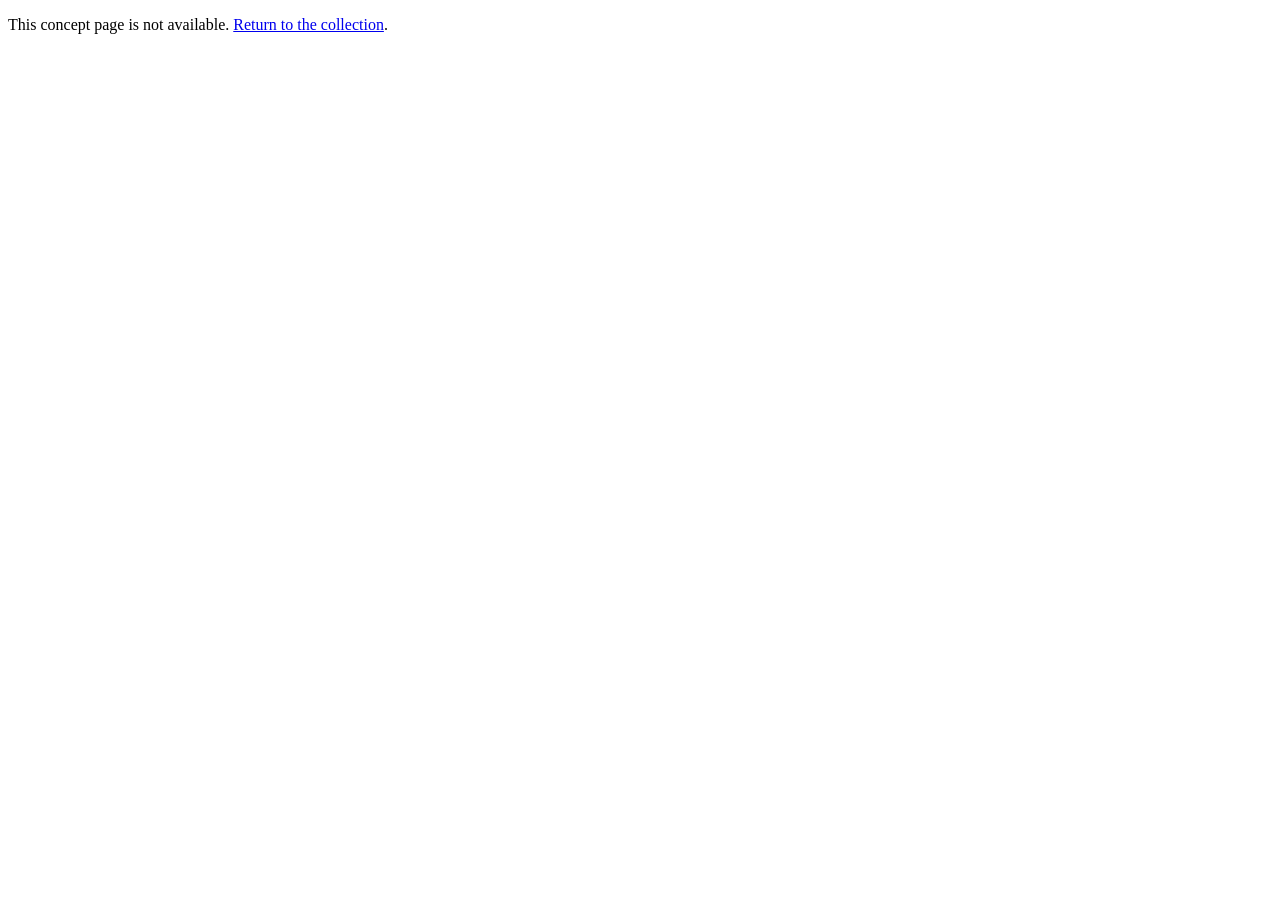
<file: contact-us.html>
<!doctype html>
<html lang="en">
<head>
  <meta charset="utf-8">
  <link rel="icon" href="assets/icons/favicon.svg" type="image/svg+xml">
  <title>Redirecting to Contact Us | meetha bharat°</title>
  <meta name="robots" content="noindex, follow">
</head>
<body>
  <p>This concept page is not available. <a href="/">Return to the collection</a>.</p>
</body>
</html>
</file>
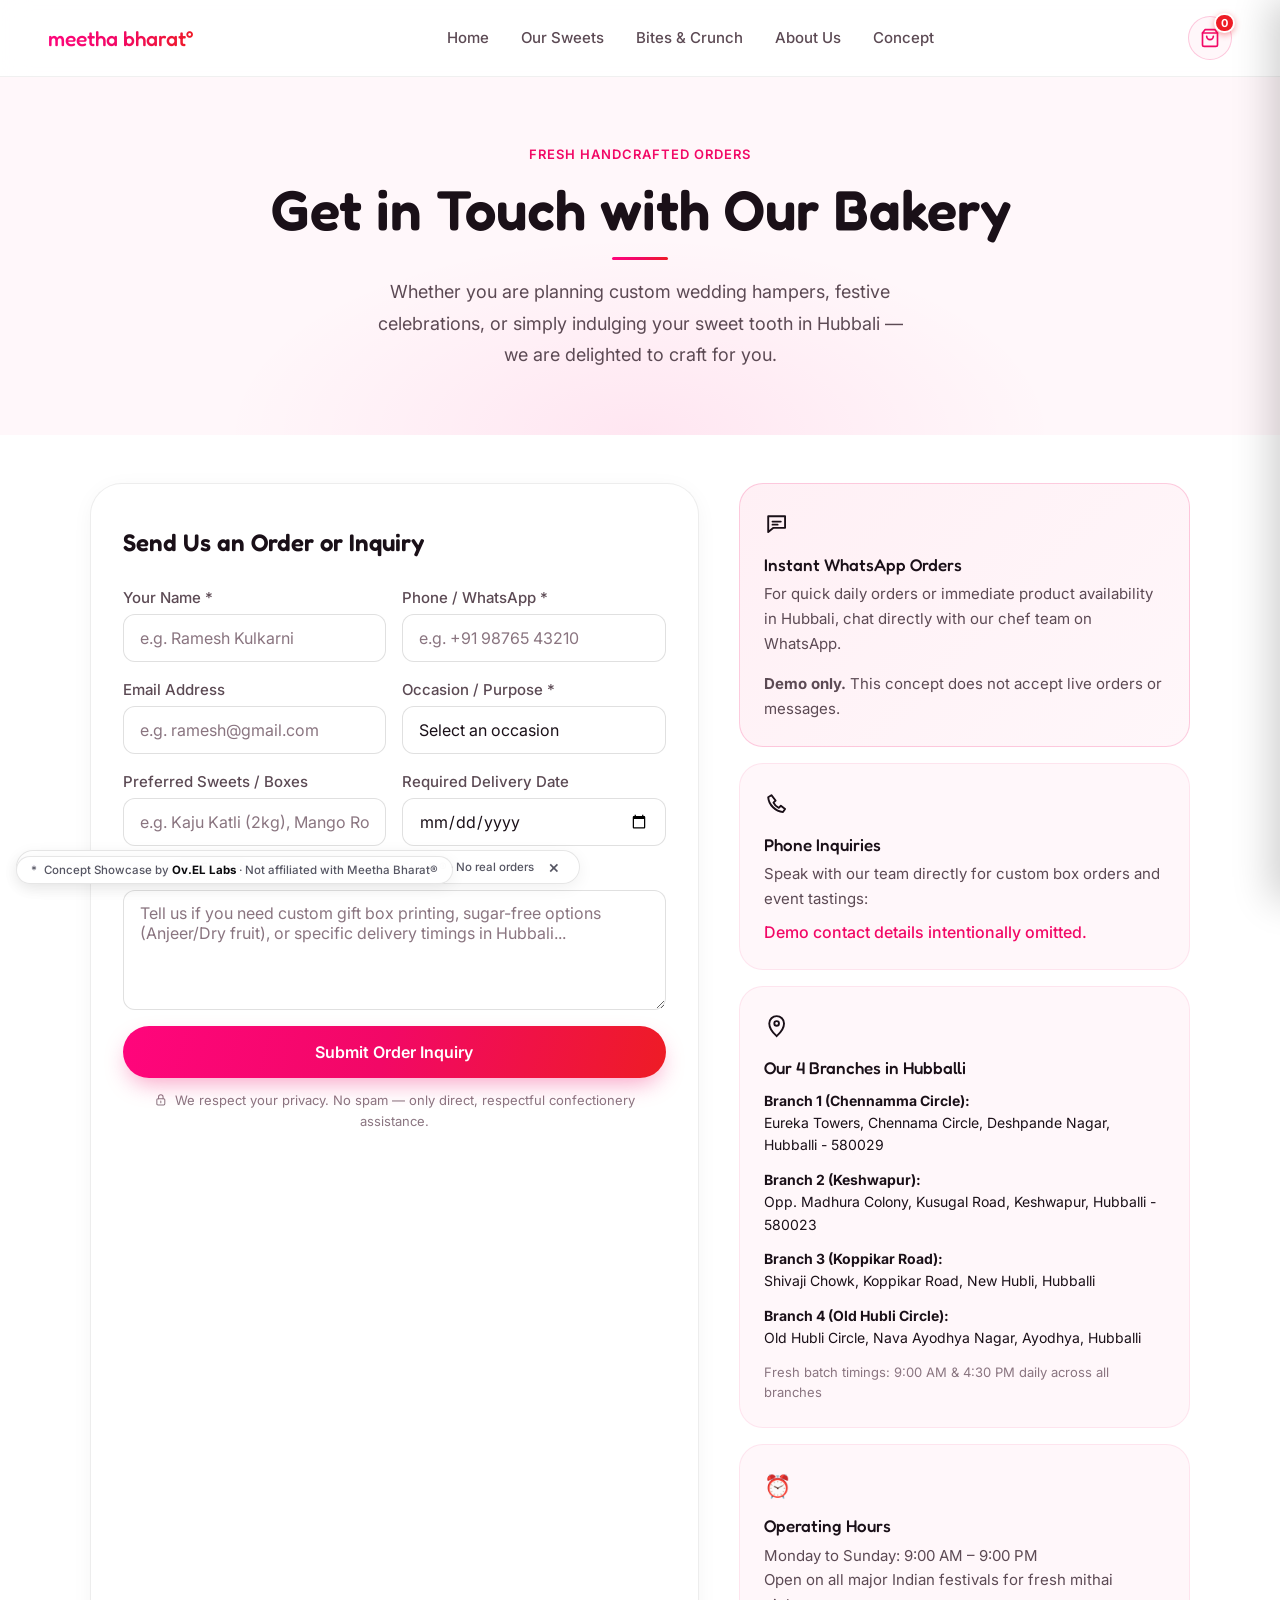
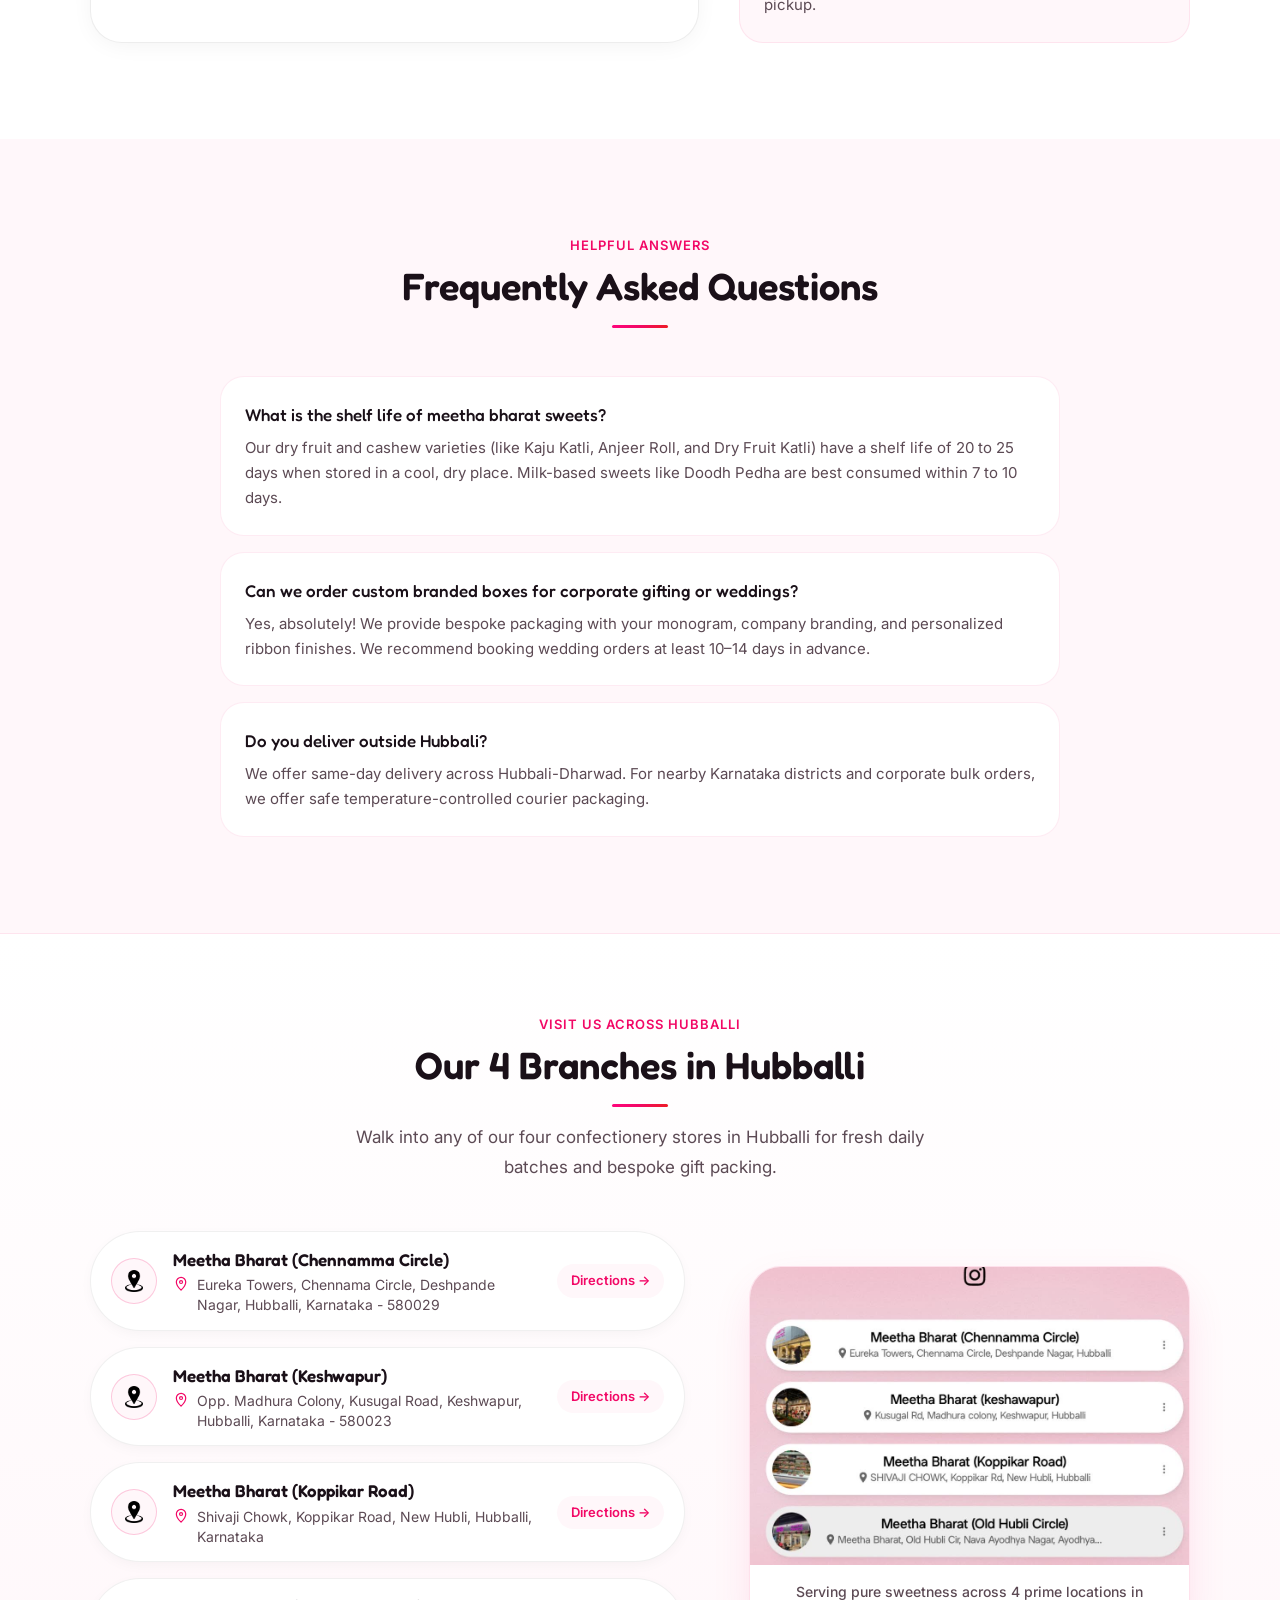
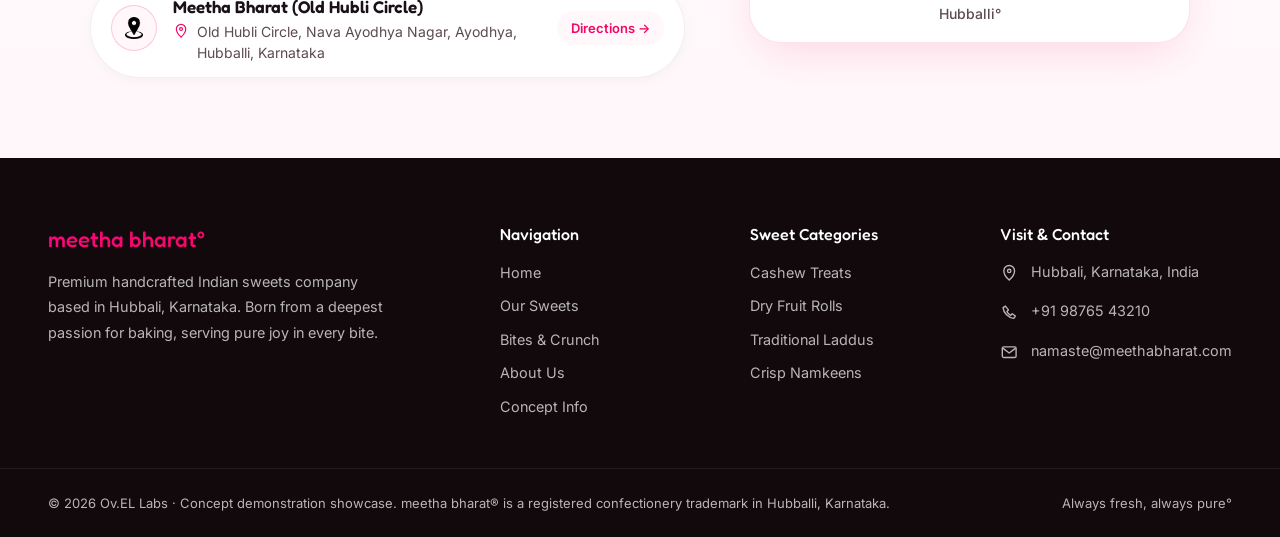
<file: contact.html>
<!doctype html>
<html lang="en">
<head>
  <meta charset="utf-8">
  <link rel="icon" href="assets/icons/favicon.svg" type="image/svg+xml">
  <meta name="viewport" content="width=device-width, initial-scale=1">

  <!-- SEO: Unique, descriptive title — primary topic first, brand last (SEOSKILL.md) -->
  <title>Order Fresh Indian Sweets &amp; Custom Gift Boxes | meetha bharat° Hubbali</title>
  <meta name="description" content="Place custom orders for fresh handcrafted sweets in Hubbali, Karnataka. Specializing in luxury wedding gift boxes, corporate hampers, and festive mithai. WhatsApp or call today.">
  <!-- Canonical URL -->
  <link rel="canonical" href="https://meethabharat.com/contact">
  <meta name="robots" content="index, follow, max-image-preview:large">

  <!-- Open Graph -->
  <meta property="og:type" content="website">
  <meta property="og:title" content="Order Fresh Sweets &amp; Custom Gift Boxes | meetha bharat°">
  <meta property="og:description" content="Connect with meetha bharat in Hubbali for fresh handcrafted Indian sweets, festival hampers, and bespoke wedding gifting.">
  <meta property="og:url" content="https://meethabharat.com/contact">
  <meta property="og:image" content="https://meethabharat.com/assets/1.-Kaju-Katli.jpg">
  <meta property="og:site_name" content="meetha bharat°">
  <meta property="og:locale" content="en_IN">
  <meta name="twitter:card" content="summary_large_image">

  <!-- Fonts: Fredoka + Inter -->
  <link rel="preconnect" href="https://fonts.googleapis.com">
  <link rel="preconnect" href="https://fonts.gstatic.com" crossorigin>
  <link href="https://fonts.googleapis.com/css2?family=Fredoka:wght@400;500;600&family=Inter:wght@400;500;600&display=swap" rel="stylesheet">

  <!-- Design System CSS -->
  <link rel="stylesheet" href="assets/css/main.css">

  <!-- Structured Data: ContactPage + LocalBusiness (JSON-LD) -->
  <script type="application/ld+json">
  {
    "@context": "https://schema.org",
    "@graph": [
      {
        "@type": "BreadcrumbList",
        "itemListElement": [
          { "@type": "ListItem", "position": 1, "name": "Home", "item": "https://meethabharat.com/" },
          { "@type": "ListItem", "position": 2, "name": "Contact Us", "item": "https://meethabharat.com/contact" }
        ]
      },
      {
        "@type": "ContactPage",
        "@id": "https://meethabharat.com/contact#webpage",
        "url": "https://meethabharat.com/contact",
        "name": "Contact meetha bharat°",
        "description": "Order fresh sweets or inquire about bespoke gifting with meetha bharat in Hubbali, Karnataka.",
        "publisher": {
          "@type": "Organization",
          "name": "meetha bharat",
          "url": "https://meethabharat.com/"
        }
      },
      {
        "@type": "LocalBusiness",
        "@id": "https://meethabharat.com/#localbusiness",
        "name": "meetha bharat°",
        "telephone": "+91-98765-43210",
        "email": "namaste@meethabharat.com",
        "url": "https://meethabharat.com/",
        "address": {
          "@type": "PostalAddress",
          "addressLocality": "Hubbali",
          "addressRegion": "Karnataka",
          "addressCountry": "IN"
        },
        "priceRange": "₹₹",
        "openingHours": "Mo-Su 09:00-21:00"
      }
    ]
  }
  </script>
</head>

<body>
  <!-- Pre-roll Bumper (Dismisses smoothly or on Skip button) -->
  <div id="ovelPreRoll" class="ovel-preroll-overlay">
    <div class="ovel-composition">
      <div class="ovel-logo-block">
        <svg viewBox="0 0 470 165" width="240" aria-label="Ov.EL LABS">
          <g class="ovel-glyphs" fill="#0A0A0D">
            <path fill-rule="evenodd" d="M 78 28 C 115 28, 140 53, 140 88 C 140 123, 115 148, 78 148 C 41 148, 16 123, 16 88 C 16 53, 41 28, 78 28 Z M 78 52 C 56 52, 41 67, 41 88 C 41 109, 56 124, 78 124 C 100 124, 115 109, 115 88 C 115 67, 100 52, 78 52 Z"/>
            <path d="M 152 60 C 150 54, 154 50, 160 50 L 171 50 C 176 50, 179 53, 181 58 L 198 112 C 199 115, 201 115, 202 112 L 219 58 C 221 53, 224 50, 229 50 L 240 50 C 246 50, 250 54, 248 60 L 216 140 C 214 145, 210 147, 204 147 L 196 147 C 190 147, 186 145, 184 140 Z"/>
            <path d="M 278 36 C 278 31, 281 28, 286 28 L 352 28 C 357 28, 360 31, 360 36 L 360 44 C 360 49, 357 52, 352 52 L 303 52 L 303 76 L 346 76 C 351 76, 354 79, 354 84 L 354 91 C 354 96, 351 99, 346 99 L 303 99 L 303 123 L 354 123 C 359 123, 362 126, 362 131 L 362 139 C 362 144, 359 147, 354 147 L 286 147 C 281 147, 278 144, 278 139 Z"/>
            <path d="M 374 36 C 374 31, 377 28, 382 28 L 391 28 C 396 28, 399 31, 399 36 L 399 123 L 442 123 C 447 123, 450 126, 450 131 L 450 139 C 450 144, 450 147, 442 147 L 382 147 C 377 147, 374 144, 374 139 Z"/>
          </g>
          <circle class="ovel-dot" cx="255" cy="134" r="13.5" fill="#6214E8"/>
          <g fill="#6214E8" font-family="Inter, sans-serif" font-weight="800" font-size="15.5" letter-spacing="1.5">
            <text x="421" y="114" transform="rotate(-90 421 114)">L</text>
            <text x="421" y="94" transform="rotate(-90 421 94)">A</text>
            <text x="421" y="73" transform="rotate(-90 421 73)">B</text>
            <text x="421" y="52" transform="rotate(-90 421 52)">S</text>
          </g>
        </svg>
        <span class="ovel-sub">WEB AGENCY</span>
      </div>
      <div class="ovel-rule"></div>
      <div class="ovel-copy">
        <h2>Independent Concept Showcase</h2>
        <p>
          This project is a non-commercial concept created by <strong>Ov.EL Labs</strong>
          to showcase modern e-commerce web design. It is not affiliated with
          <strong>meetha bharat°</strong>, and no real commercial transactions take place.
        </p>
      </div>
      <button type="button" class="ovel-skip-btn" id="ovelSkipBtn" aria-label="Skip Intro to Site">Skip Intro &rarr;</button>
    </div>
    <div class="ovel-progress-track">
      <div class="ovel-progress-fill"></div>
    </div>
  </div>

  <!-- ============================================================
       PAGE LOADER — Cursive 'mb' looping ribbon
       ============================================================ -->
  <div class="mb-loader-overlay" id="mb-loader" aria-hidden="true">
    <div class="mb-loader-wrap">
      <svg viewBox="0 0 170 110" width="160" height="105" fill="none" xmlns="http://www.w3.org/2000/svg">
        <defs>
          <linearGradient id="mbLoaderGrad" x1="0%" y1="30%" x2="100%" y2="70%">
            <stop offset="0%" stop-color="#FF057C" />
            <stop offset="48%" stop-color="#F20866" />
            <stop offset="100%" stop-color="#EE1C25" />
          </linearGradient>
        </defs>
        <path class="mb-ribbon-stroke"
              d="M 22 76 C 22 46, 39 43, 43 66 C 46 46, 62 43, 66 66 C 69 46, 85 43, 88 67 C 90 83, 106 82, 113 54 C 118 30, 114 15, 107 44 C 102 65, 109 82, 127 79 C 142 76, 144 53, 127 53 C 116 53, 115 67, 136 69" />
        <circle class="mb-degree-ring" cx="147" cy="32" r="5.5" stroke="#EE1C25" stroke-width="3.2" />
      </svg>
    </div>
    <span style="font-family: var(--font-display); font-size: 0.875rem; color: var(--text-muted); letter-spacing: 0.04em;">crafting sweetness°</span>
  </div>

  <!-- ============================================================
       HEADER & NAVIGATION
       ============================================================ -->
  <header class="site-header">
    <div class="nav-inner">
      <a href="/" class="nav-logo" aria-label="meetha bharat — Home">
        meetha bharat°
      </a>

      <nav aria-label="Main navigation">
        <ul class="nav-links">
          <li><a href="/">Home</a></li>
          <li><a href="/sweets">Our Sweets</a></li>
          <li><a href="/bites-and-crunch">Bites &amp; Crunch</a></li>
          <li><a href="/about">About Us</a></li>
          <li><a href="/about">Concept</a></li>
        </ul>
      </nav>

      <button class="mb-ham-btn" aria-label="Toggle navigation menu" aria-expanded="false" aria-controls="mobile-nav">
        <svg viewBox="0 0 60 60" width="46" height="46" aria-hidden="true">
          <path class="ham-mb-ribbon"
                d="M 10 38 C 10 23, 18 22, 20 33 C 22 23, 30 22, 32 33 C 34 23, 41 22, 43 34 C 44 41, 51 40, 53 26"
                fill="none" stroke="#FF057C" stroke-width="4" stroke-linecap="round" stroke-linejoin="round" />
          <line class="ham-x" x1="18" y1="18" x2="42" y2="42" stroke="#EE1C25" stroke-width="4.2" stroke-linecap="round" />
          <line class="ham-x" x1="42" y1="18" x2="18" y2="42" stroke="#EE1C25" stroke-width="4.2" stroke-linecap="round" />
          <circle cx="48" cy="14" r="3.2" fill="none" stroke="#EE1C25" stroke-width="2.4" />
        </svg>
      </button>
    </div>

    <div class="mobile-menu" id="mobile-nav" data-open="false" role="navigation" aria-label="Mobile navigation">
      <a href="/">Home</a>
      <a href="/sweets">Our Sweets</a>
      <a href="/bites-and-crunch">Bites &amp; Crunch</a>
      <a href="/about">About Us</a>
      <a href="/about">Concept</a>
    </div>
  </header>

  <!-- ============================================================
       PAGE HERO
       ============================================================ -->
  <main>
    <section class="page-hero" aria-labelledby="contact-title">
      <span class="page-hero-eyebrow">Fresh Handcrafted Orders</span>
      <h1 id="contact-title" class="page-hero-title">Get in Touch with Our Bakery</h1>
      <div class="gradient-divider" style="margin-inline: auto;"></div>
      <p class="page-hero-desc">
        Whether you are planning custom wedding hampers, festive celebrations, or simply indulging your sweet tooth in Hubbali — we are delighted to craft for you.
      </p>
    </section>

    <!-- ============================================================
         INTERACTIVE ORDER & INQUIRY FORM SECTION
         ============================================================ -->
    <section class="section" style="padding-top: var(--s8);">
      <div class="container">
        <div class="contact-layout">

          <!-- Left: Order Form -->
          <div class="contact-form-card reveal">
            <h2 class="contact-form-title">Send Us an Order or Inquiry</h2>

            <!-- Success message state (hidden initially) -->
            <div id="form-success" style="display: none; background: var(--surface-blush); border: 1.5px solid var(--brand-magenta); border-radius: var(--r-lg); padding: var(--s5); margin-bottom: var(--s5); text-align: center;">
              <p style="font-family: var(--font-display); font-size: 1.25rem; font-weight: 600; color: var(--brand-crimson); margin-bottom: var(--s2);">
                Dhanyawad! We have received your inquiry°
              </p>
              <p style="font-size: 0.9375rem; color: var(--text-secondary); line-height: 1.6;">
                Our confectionery team in Hubbali will contact you via WhatsApp or phone within a few hours to confirm details and pricing.
              </p>
            </div>

            <form id="order-form" novalidate>
              <div class="form-row">
                <div class="form-group">
                  <label for="contact-name" class="form-label">Your Name *</label>
                  <input type="text" id="contact-name" name="name" required class="form-input" placeholder="e.g. Ramesh Kulkarni">
                </div>
                <div class="form-group">
                  <label for="contact-phone" class="form-label">Phone / WhatsApp *</label>
                  <input type="tel" id="contact-phone" name="phone" required class="form-input" placeholder="e.g. +91 98765 43210">
                </div>
              </div>

              <div class="form-row">
                <div class="form-group">
                  <label for="contact-email" class="form-label">Email Address</label>
                  <input type="email" id="contact-email" name="email" class="form-input" placeholder="e.g. ramesh@gmail.com">
                </div>
                <div class="form-group">
                  <label for="contact-occasion" class="form-label">Occasion / Purpose *</label>
                  <select id="contact-occasion" name="occasion" class="form-select" required>
                    <option value="" disabled selected>Select an occasion</option>
                    <option value="wedding">Wedding &amp; Reception Gifting</option>
                    <option value="festive">Diwali &amp; Festive Hampers</option>
                    <option value="corporate">Corporate Milestones &amp; Gifts</option>
                    <option value="personal">Personal Indulgence / Small Batch</option>
                    <option value="other">Other Celebration</option>
                  </select>
                </div>
              </div>

              <div class="form-row">
                <div class="form-group">
                  <label for="contact-preference" class="form-label">Preferred Sweets / Boxes</label>
                  <input type="text" id="contact-preference" name="preference" class="form-input" placeholder="e.g. Kaju Katli (2kg), Mango Roll (1kg)">
                </div>
                <div class="form-group">
                  <label for="contact-date" class="form-label">Required Delivery Date</label>
                  <input type="date" id="contact-date" name="date" class="form-input">
                </div>
              </div>

              <div class="form-group">
                <label for="contact-notes" class="form-label">Special Requests / Packaging Notes</label>
                <textarea id="contact-notes" name="notes" class="form-textarea" placeholder="Tell us if you need custom gift box printing, sugar-free options (Anjeer/Dry fruit), or specific delivery timings in Hubbali..."></textarea>
              </div>

              <!-- Submit button with compact meetha bharat° spinner for loading state -->
              <button type="submit" id="submit-btn" class="btn btn-primary" style="width: 100%; justify-content: center; font-size: 1rem; min-height: 52px;">
                <span id="btn-text">Submit Order Inquiry</span>
                <!-- Compact meetha bharat° Spinner (embedded) -->
                <svg id="btn-spinner" style="display: none; margin-left: 8px;" viewBox="0 0 100 100" width="24" height="24" xmlns="http://www.w3.org/2000/svg">
                  <defs>
                    <linearGradient id="mbBtnSpinGrad" x1="0%" y1="0%" x2="100%" y2="100%">
                      <stop offset="0%" stop-color="#ffffff" />
                      <stop offset="100%" stop-color="#ffffff" stop-opacity="0.6" />
                    </linearGradient>
                  </defs>
                  <circle cx="50" cy="50" r="40" fill="none" stroke="#ffffff" stroke-width="8" opacity="0.25" />
                  <circle class="mb-spin-arc" cx="50" cy="50" r="40" fill="none" stroke="url(#mbBtnSpinGrad)" stroke-width="8" stroke-linecap="round" stroke-dasharray="140 200" />
                </svg>
              </button>

              <p class="form-trust">
                <svg class="ui-icon ui-icon-inline" aria-hidden="true"><use href="assets/icons/icons.svg#lock"></use></svg> We respect your privacy. No spam — only direct, respectful confectionery assistance.
              </p>
            </form>
          </div>

          <!-- Right: Direct Contact & Location Info -->
          <div class="contact-info-panel reveal">
            <!-- Instant WhatsApp Chat Card -->
            <div class="info-card" style="background: linear-gradient(135deg, #FFF0F5 0%, #FFF7FA 100%); border-color: rgba(242,8,102,0.18);">
              <div class="info-card-icon" aria-hidden="true"><svg class="ui-icon ui-icon-inline" aria-hidden="true"><use href="assets/icons/icons.svg#chat"></use></svg></div>
              <h3 class="info-card-title">Instant WhatsApp Orders</h3>
              <p class="info-card-text" style="margin-bottom: var(--s4);">
                For quick daily orders or immediate product availability in Hubbali, chat directly with our chef team on WhatsApp.
              </p>
              <p class="info-card-text"><strong>Demo only.</strong> This concept does not accept live orders or messages.</p>
            </div>

            <!-- Direct Call Card -->
            <div class="info-card">
              <div class="info-card-icon" aria-hidden="true"><svg class="ui-icon ui-icon-inline" aria-hidden="true"><use href="assets/icons/icons.svg#phone"></use></svg></div>
              <h3 class="info-card-title">Phone Inquiries</h3>
              <p class="info-card-text">
                Speak with our team directly for custom box orders and event tastings:
              </p>
              <p style="margin-top: var(--s2);">
                <span class="info-card-link">Demo contact details intentionally omitted.</span>
              </p>
            </div>

            <!-- 4 Branches Location Card -->
            <div class="info-card">
              <div class="info-card-icon" aria-hidden="true"><svg class="ui-icon ui-icon-inline" aria-hidden="true"><use href="assets/icons/icons.svg#location"></use></svg></div>
              <h3 class="info-card-title">Our 4 Branches in Hubballi</h3>
              <div style="display: flex; flex-direction: column; gap: var(--s3); margin-top: var(--s2); font-size: 0.875rem;">
                <div>
                  <strong>Branch 1 (Chennamma Circle):</strong><br>
                  Eureka Towers, Chennama Circle, Deshpande Nagar, Hubballi - 580029
                </div>
                <div>
                  <strong>Branch 2 (Keshwapur):</strong><br>
                  Opp. Madhura Colony, Kusugal Road, Keshwapur, Hubballi - 580023
                </div>
                <div>
                  <strong>Branch 3 (Koppikar Road):</strong><br>
                  Shivaji Chowk, Koppikar Road, New Hubli, Hubballi
                </div>
                <div>
                  <strong>Branch 4 (Old Hubli Circle):</strong><br>
                  Old Hubli Circle, Nava Ayodhya Nagar, Ayodhya, Hubballi
                </div>
              </div>
              <p style="font-size: 0.8125rem; color: var(--text-muted); margin-top: var(--s3);">
                Fresh batch timings: 9:00 AM &amp; 4:30 PM daily across all branches
              </p>
            </div>

            <!-- Working Hours Card -->
            <div class="info-card">
              <div class="info-card-icon" aria-hidden="true">⏰</div>
              <h3 class="info-card-title">Operating Hours</h3>
              <p class="info-card-text">
                Monday to Sunday: 9:00 AM – 9:00 PM<br>
                Open on all major Indian festivals for fresh mithai pickup.
              </p>
            </div>
          </div>

        </div>
      </div>
    </section>

    <!-- ============================================================
         FREQUENTLY ASKED QUESTIONS (Accordion/Cards)
         ============================================================ -->
    <section class="section section-blush" aria-labelledby="faq-title">
      <div class="container">
        <div class="section-header reveal">
          <span class="eyebrow">Helpful Answers</span>
          <h2 id="faq-title" class="section-title">Frequently Asked Questions</h2>
          <div class="gradient-divider"></div>
        </div>

        <div style="max-width: 840px; margin-inline: auto; display: flex; flex-direction: column; gap: var(--s4);">
          <div class="info-card reveal" style="background: var(--surface-white);">
            <h3 class="info-card-title" style="margin-bottom: var(--s2);">What is the shelf life of meetha bharat sweets?</h3>
            <p class="info-card-text">
              Our dry fruit and cashew varieties (like Kaju Katli, Anjeer Roll, and Dry Fruit Katli) have a shelf life of 20 to 25 days when stored in a cool, dry place. Milk-based sweets like Doodh Pedha are best consumed within 7 to 10 days.
            </p>
          </div>

          <div class="info-card reveal" style="background: var(--surface-white);">
            <h3 class="info-card-title" style="margin-bottom: var(--s2);">Can we order custom branded boxes for corporate gifting or weddings?</h3>
            <p class="info-card-text">
              Yes, absolutely! We provide bespoke packaging with your monogram, company branding, and personalized ribbon finishes. We recommend booking wedding orders at least 10–14 days in advance.
            </p>
          </div>

          <div class="info-card reveal" style="background: var(--surface-white);">
            <h3 class="info-card-title" style="margin-bottom: var(--s2);">Do you deliver outside Hubbali?</h3>
            <p class="info-card-text">
              We offer same-day delivery across Hubbali-Dharwad. For nearby Karnataka districts and corporate bulk orders, we offer safe temperature-controlled courier packaging.
            </p>
          </div>
        </div>
      </div>
    </section>

    <!-- ============================================================
         HUBBALLI BRANCHES SECTION (At end of scroll)
         ============================================================ -->
    <section class="branches-section" aria-labelledby="contact-branches-heading">
      <div class="container">
        <div class="section-header reveal">
          <span class="eyebrow">Visit Us Across Hubballi</span>
          <h2 id="contact-branches-heading" class="section-title">Our 4 Branches in Hubballi</h2>
          <div class="gradient-divider"></div>
          <p class="section-subtitle">
            Walk into any of our four confectionery stores in Hubballi for fresh daily batches and bespoke gift packing.
          </p>
        </div>

        <div class="branches-layout">
          <div class="branches-list reveal">
            <!-- Branch 1 -->
            <article class="branch-card">
              <div class="branch-badge-icon" aria-hidden="true">
                <img src="assets/icons/icon-location.png" alt="" width="22" height="22">
              </div>
              <div class="branch-info">
                <h3 class="branch-title">Meetha Bharat (Chennamma Circle)</h3>
                <p class="branch-address">
                  <span class="branch-address-pin" aria-hidden="true"><svg class="ui-icon ui-icon-inline" aria-hidden="true"><use href="assets/icons/icons.svg#location"></use></svg></span>
                  Eureka Towers, Chennama Circle, Deshpande Nagar, Hubballi, Karnataka - 580029
                </p>
              </div>
              <a href="https://maps.google.com/?q=Eureka+Towers+Chennama+Circle+Hubballi" target="_blank" rel="noopener" class="branch-action-link">
                Directions →
              </a>
            </article>

            <!-- Branch 2 -->
            <article class="branch-card">
              <div class="branch-badge-icon" aria-hidden="true">
                <img src="assets/icons/icon-location.png" alt="" width="22" height="22">
              </div>
              <div class="branch-info">
                <h3 class="branch-title">Meetha Bharat (Keshwapur)</h3>
                <p class="branch-address">
                  <span class="branch-address-pin" aria-hidden="true"><svg class="ui-icon ui-icon-inline" aria-hidden="true"><use href="assets/icons/icons.svg#location"></use></svg></span>
                  Opp. Madhura Colony, Kusugal Road, Keshwapur, Hubballi, Karnataka - 580023
                </p>
              </div>
              <a href="https://maps.google.com/?q=Madhura+Colony+Kusugal+Road+Keshwapur+Hubballi" target="_blank" rel="noopener" class="branch-action-link">
                Directions →
              </a>
            </article>

            <!-- Branch 3 -->
            <article class="branch-card">
              <div class="branch-badge-icon" aria-hidden="true">
                <img src="assets/icons/icon-location.png" alt="" width="22" height="22">
              </div>
              <div class="branch-info">
                <h3 class="branch-title">Meetha Bharat (Koppikar Road)</h3>
                <p class="branch-address">
                  <span class="branch-address-pin" aria-hidden="true"><svg class="ui-icon ui-icon-inline" aria-hidden="true"><use href="assets/icons/icons.svg#location"></use></svg></span>
                  Shivaji Chowk, Koppikar Road, New Hubli, Hubballi, Karnataka
                </p>
              </div>
              <a href="https://maps.google.com/?q=Shivaji+Chowk+Koppikar+Road+Hubballi" target="_blank" rel="noopener" class="branch-action-link">
                Directions →
              </a>
            </article>

            <!-- Branch 4 -->
            <article class="branch-card">
              <div class="branch-badge-icon" aria-hidden="true">
                <img src="assets/icons/icon-location.png" alt="" width="22" height="22">
              </div>
              <div class="branch-info">
                <h3 class="branch-title">Meetha Bharat (Old Hubli Circle)</h3>
                <p class="branch-address">
                  <span class="branch-address-pin" aria-hidden="true"><svg class="ui-icon ui-icon-inline" aria-hidden="true"><use href="assets/icons/icons.svg#location"></use></svg></span>
                  Old Hubli Circle, Nava Ayodhya Nagar, Ayodhya, Hubballi, Karnataka
                </p>
              </div>
              <a href="https://maps.google.com/?q=Old+Hubli+Circle+Hubballi" target="_blank" rel="noopener" class="branch-action-link">
                Directions →
              </a>
            </article>
          </div>

          <div class="branch-visual-card reveal">
            <img src="assets/branches-hubli.jpg"
                 alt="Verified branches of Meetha Bharat across Hubballi"
                 width="600" height="400"
                 decoding="async">
            <p class="branch-visual-caption">
              Serving pure sweetness across 4 prime locations in Hubballi°
            </p>
          </div>
        </div>
      </div>
    </section>
  </main>

  <!-- ============================================================
       SITE FOOTER
       ============================================================ -->
  <footer class="site-footer">
    <div class="container footer-top">
      <div class="footer-grid">
        <div>
          <p class="footer-brand-name">meetha bharat°</p>
          <p class="footer-desc">
            Premium handcrafted Indian sweets company based in Hubbali, Karnataka. Born from a deepest passion for baking, serving pure joy in every bite.
          </p>
        </div>

        <div>
          <p class="footer-col-title">Navigation</p>
          <ul class="footer-links">
            <li><a href="/">Home</a></li>
            <li><a href="/sweets">Our Sweets</a></li>
            <li><a href="/bites-and-crunch">Bites &amp; Crunch</a></li>
            <li><a href="/about">About Us</a></li>
            <li><a href="/about">Concept Info</a></li>
          </ul>
        </div>

        <div>
          <p class="footer-col-title">Sweet Categories</p>
          <ul class="footer-links">
            <li><a href="/sweets">Cashew Treats</a></li>
            <li><a href="/sweets">Dry Fruit Rolls</a></li>
            <li><a href="/sweets">Traditional Laddus</a></li>
            <li><a href="/sweets">Crisp Namkeens</a></li>
          </ul>
        </div>

        <div>
          <p class="footer-col-title">Visit &amp; Contact</p>
          <div class="footer-contact-line">
            <span class="footer-contact-icon" aria-hidden="true"><svg class="ui-icon ui-icon-inline" aria-hidden="true"><use href="assets/icons/icons.svg#location"></use></svg></span>
            <span>Hubbali, Karnataka, India</span>
          </div>
          <div class="footer-contact-line">
            <span class="footer-contact-icon" aria-hidden="true"><svg class="ui-icon ui-icon-inline" aria-hidden="true"><use href="assets/icons/icons.svg#phone"></use></svg></span>
            <span>+91 98765 43210</span>
          </div>
          <div class="footer-contact-line">
            <span class="footer-contact-icon" aria-hidden="true"><svg class="ui-icon ui-icon-inline" aria-hidden="true"><use href="assets/icons/icons.svg#mail"></use></svg></span>
            <span>namaste@meethabharat.com</span>
          </div>
        </div>
      </div>
    </div>

    <div class="footer-bottom">
      <div class="container footer-bottom-inner">
        <p>© 2026 Ov.EL Labs · Concept demonstration showcase. meetha bharat® is a registered confectionery trademark in Hubballi, Karnataka.</p>
        <p>Always fresh, always pure°</p>
      </div>
    </div>
  </footer>

  <!-- Scripts -->
  <script src="assets/js/site.js"></script>

  <!-- Interactive form handling with loading spinner state -->
  <script>
    (function () {
      var form      = document.getElementById('order-form');
      var success   = document.getElementById('form-success');
      var submitBtn = document.getElementById('submit-btn');
      var btnText   = document.getElementById('btn-text');
      var spinner   = document.getElementById('btn-spinner');

      // Auto-populate cart items from cookie/cache if available
      var prefInput = document.getElementById('contact-preference');
      if (prefInput && window.MeethaCart) {
        var cart = window.MeethaCart.getCart();
        if (cart && cart.length > 0) {
          prefInput.value = cart.map(function (it) {
            return it.name + ' (' + it.qty + 'x)';
          }).join(', ');
        }
      }

      if (!form) return;

      form.addEventListener('submit', function (e) {
        e.preventDefault();

        // Simple validation check
        var nameInput  = document.getElementById('contact-name');
        var phoneInput = document.getElementById('contact-phone');

        if (!nameInput.value.trim() || !phoneInput.value.trim()) {
          alert('Please enter your Name and Phone / WhatsApp number so we can reach you.');
          return;
        }

        // Show loading state using compact meetha bharat spinner
        submitBtn.disabled = true;
        btnText.textContent = 'Submitting...';
        spinner.style.display = 'inline-block';

        // Simulate fast server response
        setTimeout(function () {
          form.style.display = 'none';
          success.style.display = 'block';
          success.scrollIntoView({ behavior: 'smooth', block: 'center' });
        }, 900);
      });
    })();
  </script>
  <!-- Floating Demo Disclaimer Pill -->
  <div class="ovel-concept-pill" role="note" aria-label="Project disclaimer">
    <span class="pill-star">&ast;</span>
    <span class="pill-text">Concept Showcase by <strong>Ov.EL Labs</strong> &middot; Not affiliated with Meetha Bharat&reg;</span>
  </div>
</body>
</html>
</file>
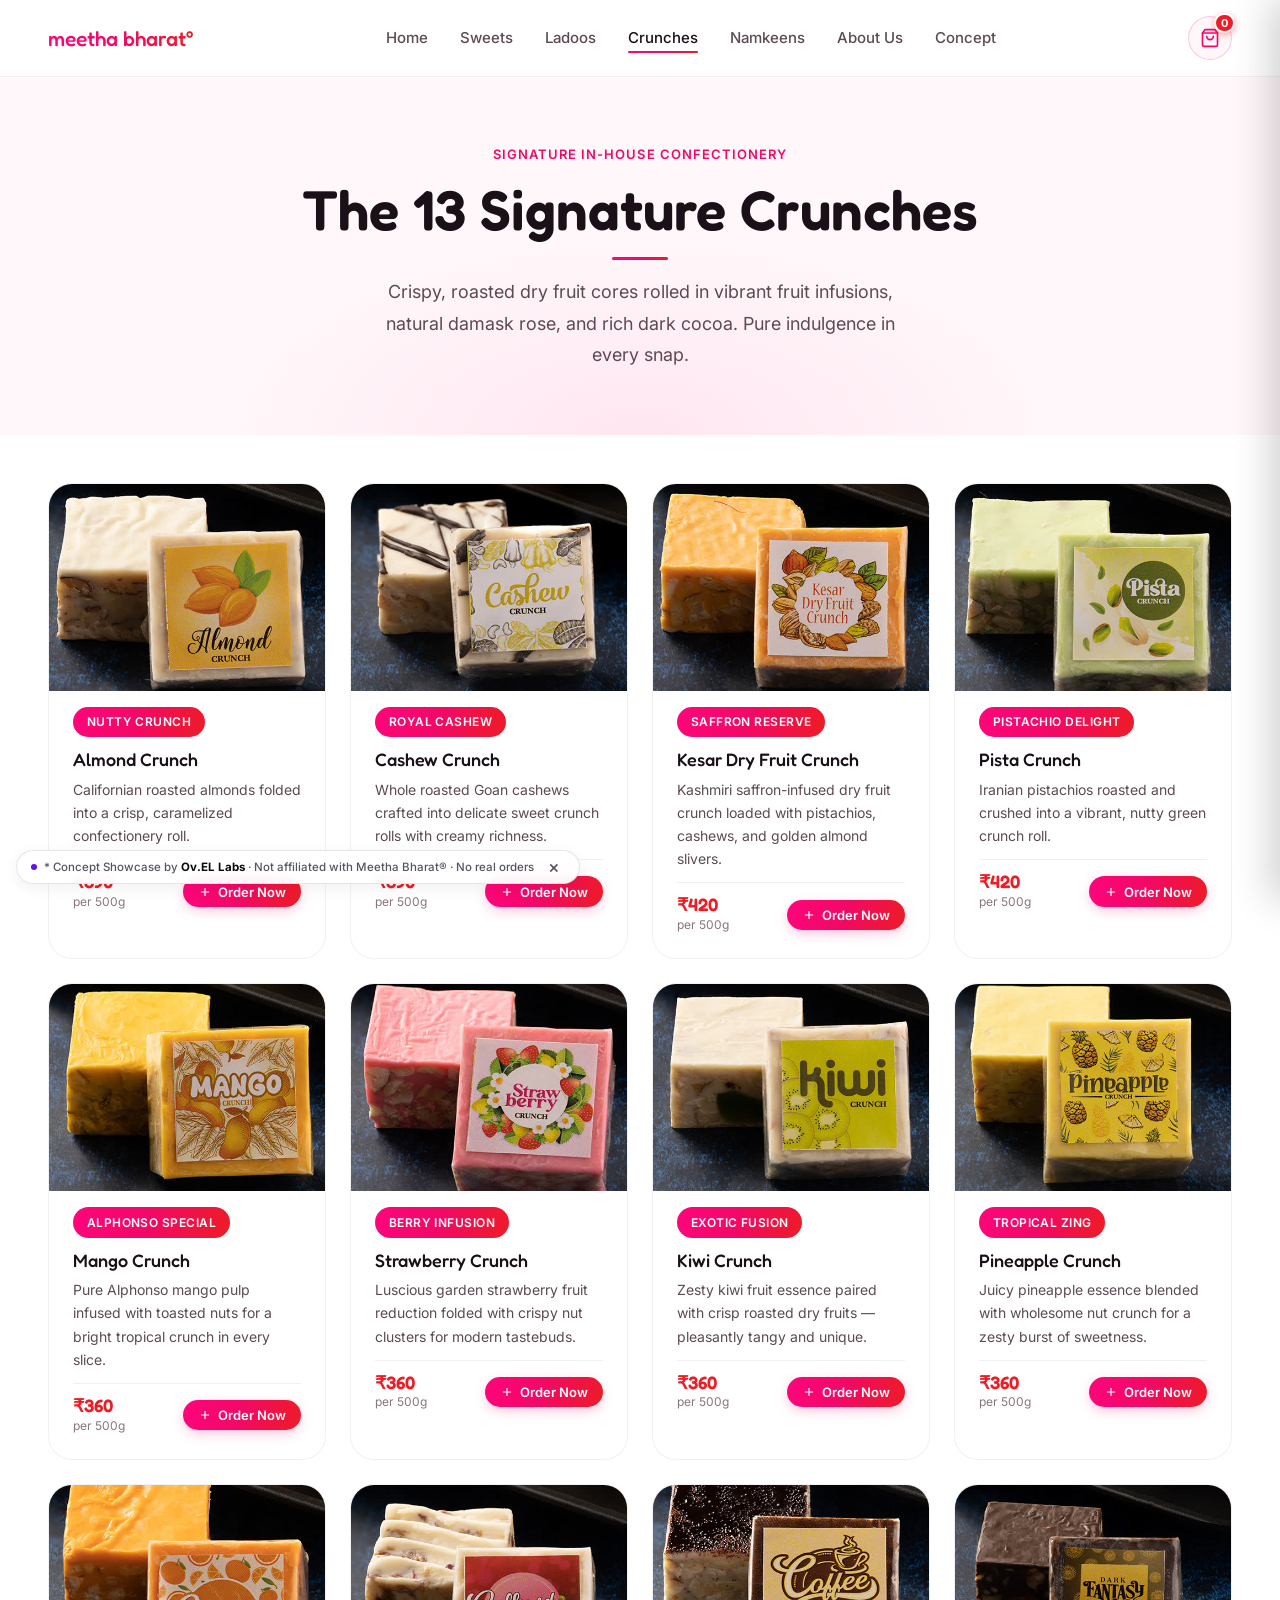
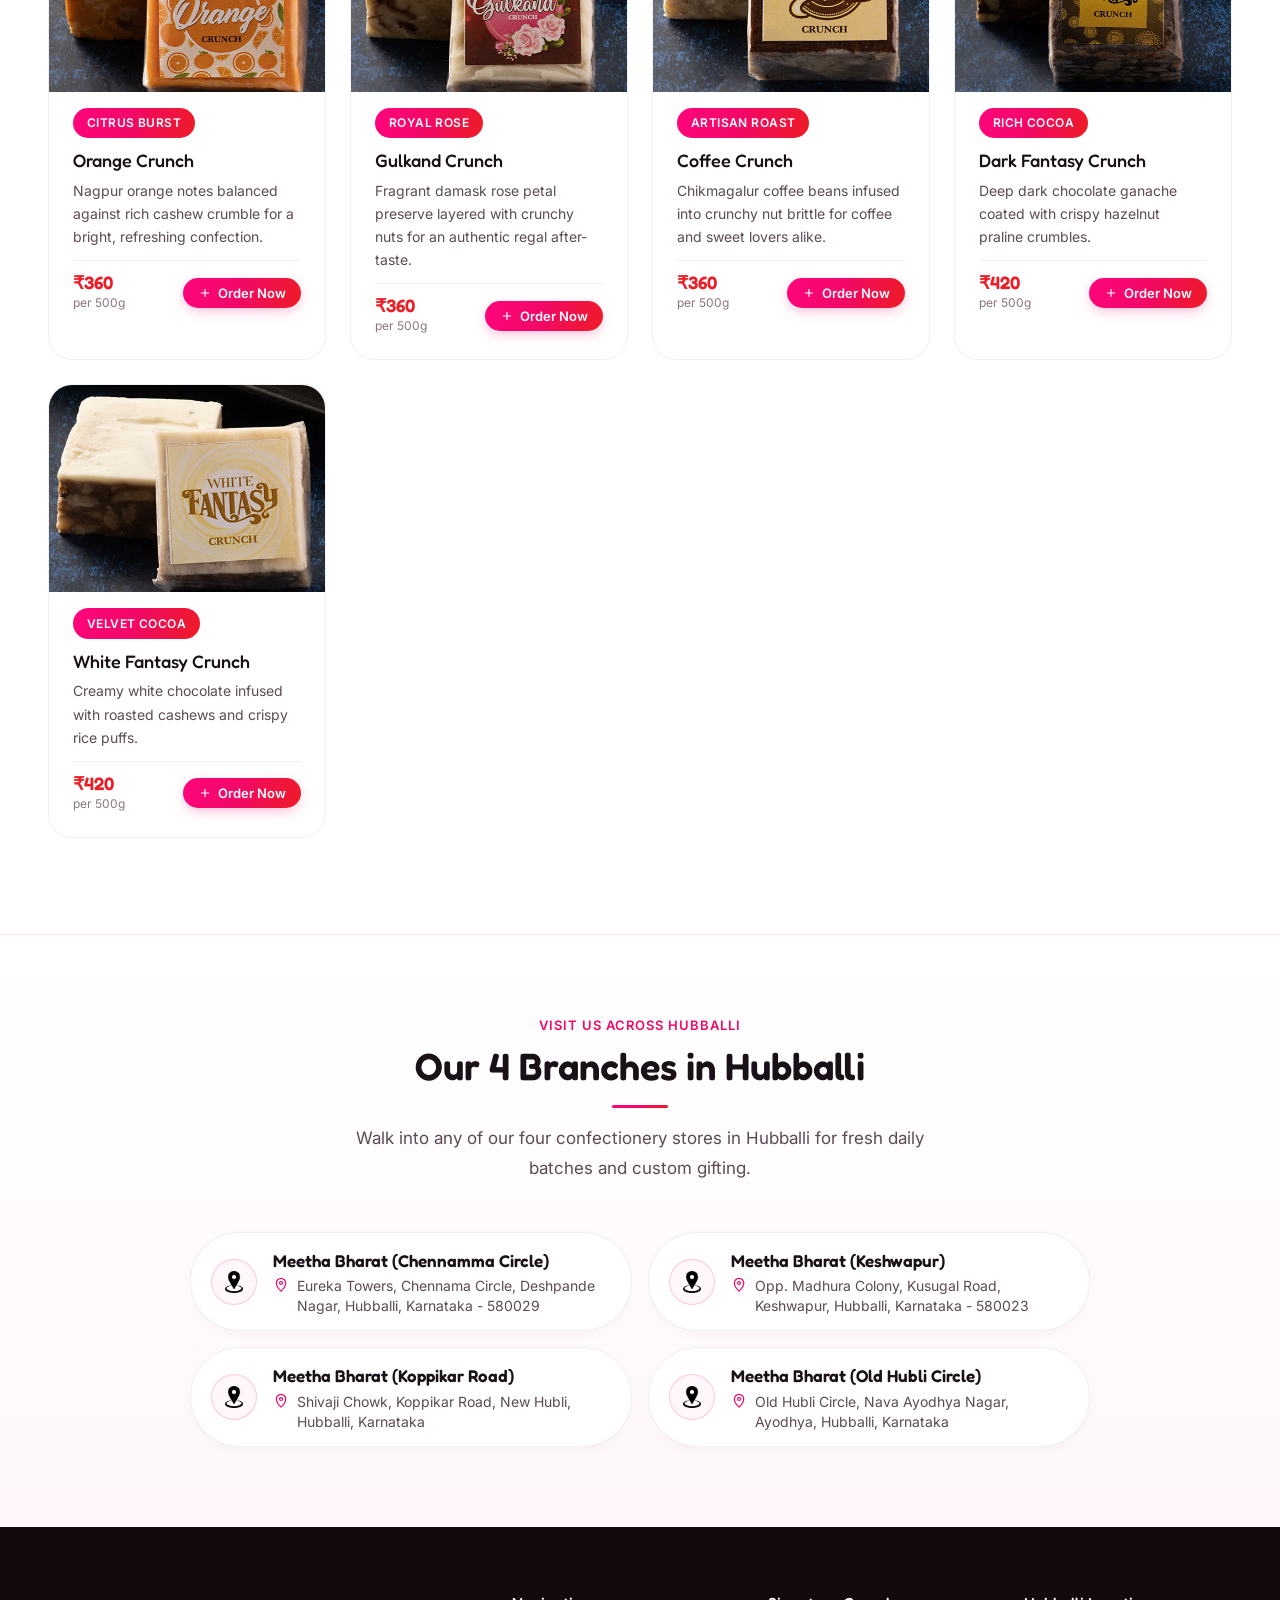
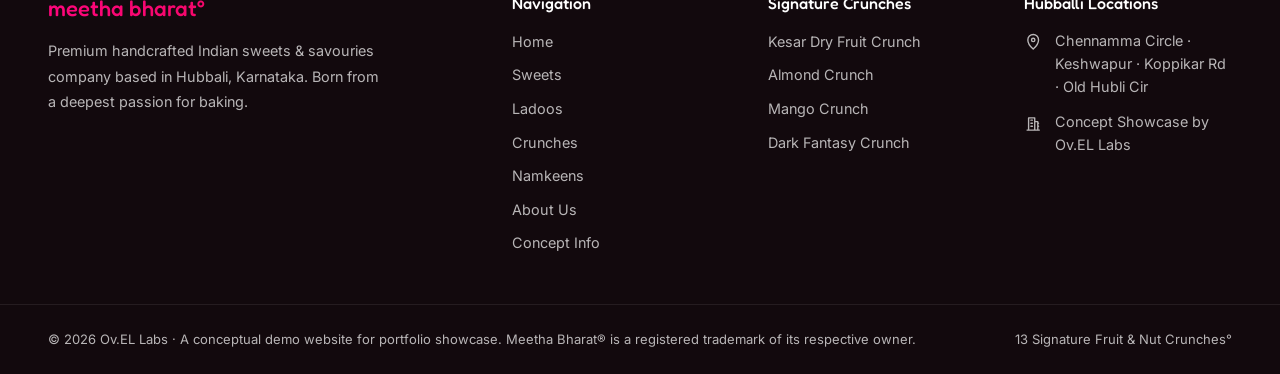
<file: crunches.html>
<!doctype html>
<html lang="en">
<head>
  <meta charset="utf-8">
  <link rel="icon" href="assets/icons/favicon.svg" type="image/svg+xml">
  <meta name="viewport" content="width=device-width, initial-scale=1">

  <!-- SEO: Unique, descriptive title — primary topic first, brand last (SEOSKILL.md) -->
  <title>Signature 13 Crunch Rolls Collection | meetha bharat° Hubbali</title>
  <meta name="description" content="Discover meetha bharat's 13 signature fruit &amp; dry fruit Crunch rolls: Almond, Cashew, Kesar, Pista, Mango, Strawberry, and more. Demo showcase by Ov.EL Labs.">

  <!-- Canonical URL -->
  <link rel="canonical" href="https://meethabharat.com/crunches">
  <meta name="robots" content="index, follow, max-image-preview:large">

  <!-- Open Graph -->
  <meta property="og:type" content="website">
  <meta property="og:title" content="Signature 13 Crunch Rolls Collection | meetha bharat°">
  <meta property="og:description" content="13 handcrafted fruit &amp; nut crunch roll varieties made fresh in Hubbali. Non-commercial demo by Ov.EL Labs.">
  <meta property="og:url" content="https://meethabharat.com/crunches">
  <meta property="og:image" content="https://meethabharat.com/assets/Alomond-crunch.jpg">
  <meta property="og:site_name" content="meetha bharat°">
  <meta property="og:locale" content="en_IN">
  <meta name="twitter:card" content="summary_large_image">

  <!-- Fonts: Fredoka + Inter -->
  <link rel="preconnect" href="https://fonts.googleapis.com">
  <link rel="preconnect" href="https://fonts.gstatic.com" crossorigin>
  <link href="https://fonts.googleapis.com/css2?family=Fredoka:wght@400;500;600&family=Inter:wght@400;500;600&display=swap" rel="stylesheet">

  <!-- Design System CSS -->
  <link rel="stylesheet" href="assets/css/main.css">

  <!-- Structured Data: BreadcrumbList + ItemList (JSON-LD) -->
  <script type="application/ld+json">
  {
    "@context": "https://schema.org",
    "@graph": [
      {
        "@type": "BreadcrumbList",
        "itemListElement": [
          { "@type": "ListItem", "position": 1, "name": "Home", "item": "https://meethabharat.com/" },
          { "@type": "ListItem", "position": 2, "name": "Crunches", "item": "https://meethabharat.com/crunches" }
        ]
      },
      {
        "@type": "ItemList",
        "name": "meetha bharat° Signature 13 Crunches",
        "description": "Handcrafted dry fruit & fruit infused crunch rolls made in Hubbali, Karnataka.",
        "numberOfItems": 13
      }
    ]
  }
  </script>
</head>

<body>
  <!-- ============================================================
       PAGE LOADER — Cursive 'mb' looping ribbon
       ============================================================ -->
  <div class="mb-loader-overlay" id="mb-loader" aria-hidden="true">
    <div class="mb-loader-wrap">
      <svg viewBox="0 0 170 110" width="160" height="105" fill="none" xmlns="http://www.w3.org/2000/svg">
        <defs>
          <linearGradient id="mbLoaderGrad" x1="0%" y1="30%" x2="100%" y2="70%">
            <stop offset="0%" stop-color="#FF057C" />
            <stop offset="48%" stop-color="#F20866" />
            <stop offset="100%" stop-color="#EE1C25" />
          </linearGradient>
        </defs>
        <path class="mb-ribbon-stroke"
              d="M 22 76 C 22 46, 39 43, 43 66 C 46 46, 62 43, 66 66 C 69 46, 85 43, 88 67 C 90 83, 106 82, 113 54 C 118 30, 114 15, 107 44 C 102 65, 109 82, 127 79 C 142 76, 144 53, 127 53 C 116 53, 115 67, 136 69" />
        <circle class="mb-degree-ring" cx="147" cy="32" r="5.5" stroke="#EE1C25" stroke-width="3.2" />
      </svg>
    </div>
    <span style="font-family: var(--font-display); font-size: 0.875rem; color: var(--text-muted); letter-spacing: 0.04em;">crafting crunch°</span>
  </div>

  <!-- ============================================================
       HEADER & NAVIGATION
       ============================================================ -->
  <header class="site-header">
    <div class="nav-inner">
      <a href="/" class="nav-logo" aria-label="meetha bharat — Home">
        meetha bharat°
      </a>

      <nav aria-label="Main navigation">
        <ul class="nav-links">
          <li><a href="/">Home</a></li>
          <li><a href="/sweets">Sweets</a></li>
          <li><a href="/ladoos">Ladoos</a></li>
          <li><a href="/crunches" aria-current="page">Crunches</a></li>
          <li><a href="/namkeens">Namkeens</a></li>
          <li><a href="/about">About Us</a></li>
          <li><a href="/about">Concept</a></li>
        </ul>
      </nav>

      <button class="mb-ham-btn" aria-label="Toggle navigation menu" aria-expanded="false" aria-controls="mobile-nav">
        <svg viewBox="0 0 60 60" width="46" height="46" aria-hidden="true">
          <path class="ham-mb-ribbon"
                d="M 10 38 C 10 23, 18 22, 20 33 C 22 23, 30 22, 32 33 C 34 23, 41 22, 43 34 C 44 41, 51 40, 53 26"
                fill="none" stroke="#FF057C" stroke-width="4" stroke-linecap="round" stroke-linejoin="round" />
          <line class="ham-x" x1="18" y1="18" x2="42" y2="42" stroke="#EE1C25" stroke-width="4.2" stroke-linecap="round" />
          <line class="ham-x" x1="42" y1="18" x2="18" y2="42" stroke="#EE1C25" stroke-width="4.2" stroke-linecap="round" />
          <circle cx="48" cy="14" r="3.2" fill="none" stroke="#EE1C25" stroke-width="2.4" />
        </svg>
      </button>
    </div>

    <div class="mobile-menu" id="mobile-nav" data-open="false" role="navigation" aria-label="Mobile navigation">
      <a href="/">Home</a>
      <a href="/sweets">Sweets</a>
      <a href="/ladoos">Ladoos</a>
      <a href="/crunches" aria-current="page">Crunches</a>
      <a href="/namkeens">Namkeens</a>
      <a href="/about">About Us</a>
          <a href="/about">Concept</a>
    </div>
  </header>

  <!-- ============================================================
       PAGE HERO
       ============================================================ -->
  <main>
    <section class="page-hero" aria-labelledby="crunch-title">
      <span class="page-hero-eyebrow">Signature In-House Confectionery</span>
      <h1 id="crunch-title" class="page-hero-title">The 13 Signature Crunches</h1>
      <div class="gradient-divider" style="margin-inline: auto;"></div>
      <p class="page-hero-desc">
        Crispy, roasted dry fruit cores rolled in vibrant fruit infusions, natural damask rose, and rich dark cocoa. Pure indulgence in every snap.
      </p>
    </section>

    <!-- ============================================================
         13 CRUNCH ROLLS GRID (Strictly Crunches)
         ============================================================ -->
    <section class="section" style="padding-top: var(--s8);">
      <div class="container">
        <div class="sweets-grid">

          <!-- 1. Almond Crunch -->
          <article class="sweet-card reveal">
            <img src="assets/Alomond-crunch.jpg" alt="Almond Crunch roll" width="400" height="300" decoding="async" class="sweet-card-img">
            <div class="sweet-card-body">
              <span class="crunch-pill-tag" style="margin-bottom: var(--s2);">Nutty Crunch</span>
              <h2 class="sweet-card-name">Almond Crunch</h2>
              <p class="sweet-card-desc">Californian roasted almonds folded into a crisp, caramelized confectionery roll.</p>
              <div class="sweet-card-action-row">
                <div class="sweet-card-price-wrap">
                  <span class="sweet-card-price">₹390</span>
                  <span class="sweet-card-unit">per 500g</span>
                </div>
                <button class="btn-add-cart" data-id="almond-crunch" data-name="Almond Crunch" data-price="390" data-unit="500g" data-image="assets/Alomond-crunch.jpg" aria-label="Order Almond Crunch">
                  <svg viewBox="0 0 24 24"><path d="M19 13h-6v6h-2v-6H5v-2h6V5h2v6h6v2z"/></svg>
                  Order Now
                </button>
              </div>
            </div>
          </article>

          <!-- 2. Cashew Crunch -->
          <article class="sweet-card reveal">
            <img src="assets/Cashwe-Crunch.jpg" alt="Cashew Crunch sweet" width="400" height="300" decoding="async" class="sweet-card-img">
            <div class="sweet-card-body">
              <span class="crunch-pill-tag" style="margin-bottom: var(--s2);">Royal Cashew</span>
              <h2 class="sweet-card-name">Cashew Crunch</h2>
              <p class="sweet-card-desc">Whole roasted Goan cashews crafted into delicate sweet crunch rolls with creamy richness.</p>
              <div class="sweet-card-action-row">
                <div class="sweet-card-price-wrap">
                  <span class="sweet-card-price">₹390</span>
                  <span class="sweet-card-unit">per 500g</span>
                </div>
                <button class="btn-add-cart" data-id="cashew-crunch" data-name="Cashew Crunch" data-price="390" data-unit="500g" data-image="assets/Cashwe-Crunch.jpg" aria-label="Order Cashew Crunch">
                  <svg viewBox="0 0 24 24"><path d="M19 13h-6v6h-2v-6H5v-2h6V5h2v6h6v2z"/></svg>
                  Order Now
                </button>
              </div>
            </div>
          </article>

          <!-- 3. Kesar Dry Fruit Crunch -->
          <article class="sweet-card reveal">
            <img src="assets/Kesar dry fruit-crunch.jpg" alt="Kesar dry fruit crunch" width="400" height="300" decoding="async" class="sweet-card-img">
            <div class="sweet-card-body">
              <span class="crunch-pill-tag" style="margin-bottom: var(--s2);">Saffron Reserve</span>
              <h2 class="sweet-card-name">Kesar Dry Fruit Crunch</h2>
              <p class="sweet-card-desc">Kashmiri saffron-infused dry fruit crunch loaded with pistachios, cashews, and golden almond slivers.</p>
              <div class="sweet-card-action-row">
                <div class="sweet-card-price-wrap">
                  <span class="sweet-card-price">₹420</span>
                  <span class="sweet-card-unit">per 500g</span>
                </div>
                <button class="btn-add-cart" data-id="kesar-dryfruit-crunch" data-name="Kesar Dry Fruit Crunch" data-price="420" data-unit="500g" data-image="assets/Kesar dry fruit-crunch.jpg" aria-label="Order Kesar Dry Fruit Crunch">
                  <svg viewBox="0 0 24 24"><path d="M19 13h-6v6h-2v-6H5v-2h6V5h2v6h6v2z"/></svg>
                  Order Now
                </button>
              </div>
            </div>
          </article>

          <!-- 4. Pista Crunch -->
          <article class="sweet-card reveal">
            <img src="assets/Pista-crunch .jpg" alt="Pista Crunch sweet" width="400" height="300" decoding="async" class="sweet-card-img">
            <div class="sweet-card-body">
              <span class="crunch-pill-tag" style="margin-bottom: var(--s2);">Pistachio Delight</span>
              <h2 class="sweet-card-name">Pista Crunch</h2>
              <p class="sweet-card-desc">Iranian pistachios roasted and crushed into a vibrant, nutty green crunch roll.</p>
              <div class="sweet-card-action-row">
                <div class="sweet-card-price-wrap">
                  <span class="sweet-card-price">₹420</span>
                  <span class="sweet-card-unit">per 500g</span>
                </div>
                <button class="btn-add-cart" data-id="pista-crunch" data-name="Pista Crunch" data-price="420" data-unit="500g" data-image="assets/Pista-crunch .jpg" aria-label="Order Pista Crunch">
                  <svg viewBox="0 0 24 24"><path d="M19 13h-6v6h-2v-6H5v-2h6V5h2v6h6v2z"/></svg>
                  Order Now
                </button>
              </div>
            </div>
          </article>

          <!-- 5. Mango Crunch -->
          <article class="sweet-card reveal">
            <img src="assets/Mango-Crunch .jpg" alt="Mango Crunch sweet roll" width="400" height="300" decoding="async" class="sweet-card-img">
            <div class="sweet-card-body">
              <span class="crunch-pill-tag" style="margin-bottom: var(--s2);">Alphonso Special</span>
              <h2 class="sweet-card-name">Mango Crunch</h2>
              <p class="sweet-card-desc">Pure Alphonso mango pulp infused with toasted nuts for a bright tropical crunch in every slice.</p>
              <div class="sweet-card-action-row">
                <div class="sweet-card-price-wrap">
                  <span class="sweet-card-price">₹360</span>
                  <span class="sweet-card-unit">per 500g</span>
                </div>
                <button class="btn-add-cart" data-id="mango-crunch" data-name="Mango Crunch" data-price="360" data-unit="500g" data-image="assets/Mango-Crunch .jpg" aria-label="Order Mango Crunch">
                  <svg viewBox="0 0 24 24"><path d="M19 13h-6v6h-2v-6H5v-2h6V5h2v6h6v2z"/></svg>
                  Order Now
                </button>
              </div>
            </div>
          </article>

          <!-- 6. Strawberry Crunch -->
          <article class="sweet-card reveal">
            <img src="assets/Strawberry-crunch.jpg" alt="Strawberry Crunch sweet" width="400" height="300" decoding="async" class="sweet-card-img">
            <div class="sweet-card-body">
              <span class="crunch-pill-tag" style="margin-bottom: var(--s2);">Berry Infusion</span>
              <h2 class="sweet-card-name">Strawberry Crunch</h2>
              <p class="sweet-card-desc">Luscious garden strawberry fruit reduction folded with crispy nut clusters for modern tastebuds.</p>
              <div class="sweet-card-action-row">
                <div class="sweet-card-price-wrap">
                  <span class="sweet-card-price">₹360</span>
                  <span class="sweet-card-unit">per 500g</span>
                </div>
                <button class="btn-add-cart" data-id="strawberry-crunch" data-name="Strawberry Crunch" data-price="360" data-unit="500g" data-image="assets/Strawberry-crunch.jpg" aria-label="Order Strawberry Crunch">
                  <svg viewBox="0 0 24 24"><path d="M19 13h-6v6h-2v-6H5v-2h6V5h2v6h6v2z"/></svg>
                  Order Now
                </button>
              </div>
            </div>
          </article>

          <!-- 7. Kiwi Crunch -->
          <article class="sweet-card reveal">
            <img src="assets/Kiwi-Crunch.jpg" alt="Kiwi Crunch" width="400" height="300" decoding="async" class="sweet-card-img">
            <div class="sweet-card-body">
              <span class="crunch-pill-tag" style="margin-bottom: var(--s2);">Exotic Fusion</span>
              <h2 class="sweet-card-name">Kiwi Crunch</h2>
              <p class="sweet-card-desc">Zesty kiwi fruit essence paired with crisp roasted dry fruits — pleasantly tangy and unique.</p>
              <div class="sweet-card-action-row">
                <div class="sweet-card-price-wrap">
                  <span class="sweet-card-price">₹360</span>
                  <span class="sweet-card-unit">per 500g</span>
                </div>
                <button class="btn-add-cart" data-id="kiwi-crunch" data-name="Kiwi Crunch" data-price="360" data-unit="500g" data-image="assets/Kiwi-Crunch.jpg" aria-label="Order Kiwi Crunch">
                  <svg viewBox="0 0 24 24"><path d="M19 13h-6v6h-2v-6H5v-2h6V5h2v6h6v2z"/></svg>
                  Order Now
                </button>
              </div>
            </div>
          </article>

          <!-- 8. Pineapple Crunch -->
          <article class="sweet-card reveal">
            <img src="assets/Pineapple-crunch.jpg" alt="Pineapple Crunch sweet" width="400" height="300" decoding="async" class="sweet-card-img">
            <div class="sweet-card-body">
              <span class="crunch-pill-tag" style="margin-bottom: var(--s2);">Tropical Zing</span>
              <h2 class="sweet-card-name">Pineapple Crunch</h2>
              <p class="sweet-card-desc">Juicy pineapple essence blended with wholesome nut crunch for a zesty burst of sweetness.</p>
              <div class="sweet-card-action-row">
                <div class="sweet-card-price-wrap">
                  <span class="sweet-card-price">₹360</span>
                  <span class="sweet-card-unit">per 500g</span>
                </div>
                <button class="btn-add-cart" data-id="pineapple-crunch" data-name="Pineapple Crunch" data-price="360" data-unit="500g" data-image="assets/Pineapple-crunch.jpg" aria-label="Order Pineapple Crunch">
                  <svg viewBox="0 0 24 24"><path d="M19 13h-6v6h-2v-6H5v-2h6V5h2v6h6v2z"/></svg>
                  Order Now
                </button>
              </div>
            </div>
          </article>

          <!-- 9. Orange Crunch -->
          <article class="sweet-card reveal">
            <img src="assets/orange-crunch .jpg" alt="Orange Crunch" width="400" height="300" decoding="async" class="sweet-card-img">
            <div class="sweet-card-body">
              <span class="crunch-pill-tag" style="margin-bottom: var(--s2);">Citrus Burst</span>
              <h2 class="sweet-card-name">Orange Crunch</h2>
              <p class="sweet-card-desc">Nagpur orange notes balanced against rich cashew crumble for a bright, refreshing confection.</p>
              <div class="sweet-card-action-row">
                <div class="sweet-card-price-wrap">
                  <span class="sweet-card-price">₹360</span>
                  <span class="sweet-card-unit">per 500g</span>
                </div>
                <button class="btn-add-cart" data-id="orange-crunch" data-name="Orange Crunch" data-price="360" data-unit="500g" data-image="assets/orange-crunch .jpg" aria-label="Order Orange Crunch">
                  <svg viewBox="0 0 24 24"><path d="M19 13h-6v6h-2v-6H5v-2h6V5h2v6h6v2z"/></svg>
                  Order Now
                </button>
              </div>
            </div>
          </article>

          <!-- 10. Gulkand Crunch -->
          <article class="sweet-card reveal">
            <img src="assets/Gulkand crunch .jpg" alt="Gulkand rose crunch" width="400" height="300" decoding="async" class="sweet-card-img">
            <div class="sweet-card-body">
              <span class="crunch-pill-tag" style="margin-bottom: var(--s2);">Royal Rose</span>
              <h2 class="sweet-card-name">Gulkand Crunch</h2>
              <p class="sweet-card-desc">Fragrant damask rose petal preserve layered with crunchy nuts for an authentic regal after-taste.</p>
              <div class="sweet-card-action-row">
                <div class="sweet-card-price-wrap">
                  <span class="sweet-card-price">₹360</span>
                  <span class="sweet-card-unit">per 500g</span>
                </div>
                <button class="btn-add-cart" data-id="gulkand-crunch" data-name="Gulkand Crunch" data-price="360" data-unit="500g" data-image="assets/Gulkand crunch .jpg" aria-label="Order Gulkand Crunch">
                  <svg viewBox="0 0 24 24"><path d="M19 13h-6v6h-2v-6H5v-2h6V5h2v6h6v2z"/></svg>
                  Order Now
                </button>
              </div>
            </div>
          </article>

          <!-- 11. Coffee Crunch -->
          <article class="sweet-card reveal">
            <img src="assets/Coffee-Crunch .jpg" alt="Coffee Crunch roll" width="400" height="300" decoding="async" class="sweet-card-img">
            <div class="sweet-card-body">
              <span class="crunch-pill-tag" style="margin-bottom: var(--s2);">Artisan Roast</span>
              <h2 class="sweet-card-name">Coffee Crunch</h2>
              <p class="sweet-card-desc">Chikmagalur coffee beans infused into crunchy nut brittle for coffee and sweet lovers alike.</p>
              <div class="sweet-card-action-row">
                <div class="sweet-card-price-wrap">
                  <span class="sweet-card-price">₹360</span>
                  <span class="sweet-card-unit">per 500g</span>
                </div>
                <button class="btn-add-cart" data-id="coffee-crunch" data-name="Coffee Crunch" data-price="360" data-unit="500g" data-image="assets/Coffee-Crunch .jpg" aria-label="Order Coffee Crunch">
                  <svg viewBox="0 0 24 24"><path d="M19 13h-6v6h-2v-6H5v-2h6V5h2v6h6v2z"/></svg>
                  Order Now
                </button>
              </div>
            </div>
          </article>

          <!-- 12. Dark Fantasy Crunch -->
          <article class="sweet-card reveal">
            <img src="assets/DarkFantasy-crunch.jpg" alt="Dark Fantasy Crunch chocolate" width="400" height="300" decoding="async" class="sweet-card-img">
            <div class="sweet-card-body">
              <span class="crunch-pill-tag" style="margin-bottom: var(--s2);">Rich Cocoa</span>
              <h2 class="sweet-card-name">Dark Fantasy Crunch</h2>
              <p class="sweet-card-desc">Deep dark chocolate ganache coated with crispy hazelnut praline crumbles.</p>
              <div class="sweet-card-action-row">
                <div class="sweet-card-price-wrap">
                  <span class="sweet-card-price">₹420</span>
                  <span class="sweet-card-unit">per 500g</span>
                </div>
                <button class="btn-add-cart" data-id="dark-fantasy-crunch" data-name="Dark Fantasy Crunch" data-price="420" data-unit="500g" data-image="assets/DarkFantasy-crunch.jpg" aria-label="Order Dark Fantasy Crunch">
                  <svg viewBox="0 0 24 24"><path d="M19 13h-6v6h-2v-6H5v-2h6V5h2v6h6v2z"/></svg>
                  Order Now
                </button>
              </div>
            </div>
          </article>

          <!-- 13. White Fantasy Crunch -->
          <article class="sweet-card reveal">
            <img src="assets/white-fantasy-crunch.jpg" alt="White Fantasy Crunch" width="400" height="300" decoding="async" class="sweet-card-img">
            <div class="sweet-card-body">
              <span class="crunch-pill-tag" style="margin-bottom: var(--s2);">Velvet Cocoa</span>
              <h2 class="sweet-card-name">White Fantasy Crunch</h2>
              <p class="sweet-card-desc">Creamy white chocolate infused with roasted cashews and crispy rice puffs.</p>
              <div class="sweet-card-action-row">
                <div class="sweet-card-price-wrap">
                  <span class="sweet-card-price">₹420</span>
                  <span class="sweet-card-unit">per 500g</span>
                </div>
                <button class="btn-add-cart" data-id="white-fantasy-crunch" data-name="White Fantasy Crunch" data-price="420" data-unit="500g" data-image="assets/white-fantasy-crunch.jpg" aria-label="Order White Fantasy Crunch">
                  <svg viewBox="0 0 24 24"><path d="M19 13h-6v6h-2v-6H5v-2h6V5h2v6h6v2z"/></svg>
                  Order Now
                </button>
              </div>
            </div>
          </article>

        </div>
      </div>
    </section>

    <!-- ============================================================
         HUBBALLI BRANCHES (Clean 4-branch grid without screenshot)
         ============================================================ -->
    <section class="branches-section" aria-labelledby="branches-heading">
      <div class="container">
        <div class="section-header reveal">
          <span class="eyebrow">Visit Us Across Hubballi</span>
          <h2 id="branches-heading" class="section-title">Our 4 Branches in Hubballi</h2>
          <div class="gradient-divider"></div>
          <p class="section-subtitle">
            Walk into any of our four confectionery stores in Hubballi for fresh daily batches and custom gifting.
          </p>
        </div>

        <div class="branches-grid-clean reveal">
          <!-- Branch 1: Chennamma Circle -->
          <article class="branch-card">
            <div class="branch-badge-icon" aria-hidden="true">
              <img src="assets/icons/icon-location.png" alt="" width="22" height="22">
            </div>
            <div class="branch-info">
              <h3 class="branch-title">Meetha Bharat (Chennamma Circle)</h3>
              <p class="branch-address">
                <span class="branch-address-pin" aria-hidden="true"><svg class="ui-icon ui-icon-inline" aria-hidden="true"><use href="assets/icons/icons.svg#location"></use></svg></span>
                Eureka Towers, Chennama Circle, Deshpande Nagar, Hubballi, Karnataka - 580029
              </p>
            </div>
          </article>

          <!-- Branch 2: Keshwapur -->
          <article class="branch-card">
            <div class="branch-badge-icon" aria-hidden="true">
              <img src="assets/icons/icon-location.png" alt="" width="22" height="22">
            </div>
            <div class="branch-info">
              <h3 class="branch-title">Meetha Bharat (Keshwapur)</h3>
              <p class="branch-address">
                <span class="branch-address-pin" aria-hidden="true"><svg class="ui-icon ui-icon-inline" aria-hidden="true"><use href="assets/icons/icons.svg#location"></use></svg></span>
                Opp. Madhura Colony, Kusugal Road, Keshwapur, Hubballi, Karnataka - 580023
              </p>
            </div>
          </article>

          <!-- Branch 3: Koppikar Road -->
          <article class="branch-card">
            <div class="branch-badge-icon" aria-hidden="true">
              <img src="assets/icons/icon-location.png" alt="" width="22" height="22">
            </div>
            <div class="branch-info">
              <h3 class="branch-title">Meetha Bharat (Koppikar Road)</h3>
              <p class="branch-address">
                <span class="branch-address-pin" aria-hidden="true"><svg class="ui-icon ui-icon-inline" aria-hidden="true"><use href="assets/icons/icons.svg#location"></use></svg></span>
                Shivaji Chowk, Koppikar Road, New Hubli, Hubballi, Karnataka
              </p>
            </div>
          </article>

          <!-- Branch 4: Old Hubli Circle -->
          <article class="branch-card">
            <div class="branch-badge-icon" aria-hidden="true">
              <img src="assets/icons/icon-location.png" alt="" width="22" height="22">
            </div>
            <div class="branch-info">
              <h3 class="branch-title">Meetha Bharat (Old Hubli Circle)</h3>
              <p class="branch-address">
                <span class="branch-address-pin" aria-hidden="true"><svg class="ui-icon ui-icon-inline" aria-hidden="true"><use href="assets/icons/icons.svg#location"></use></svg></span>
                Old Hubli Circle, Nava Ayodhya Nagar, Ayodhya, Hubballi, Karnataka
              </p>
            </div>
          </article>
        </div>
      </div>
    </section>
  </main>

  <!-- ============================================================
       SITE FOOTER (With Ov.EL Labs Demo Concept Notice)
       ============================================================ -->
  <footer class="site-footer">
    <div class="container footer-top">
      <div class="footer-grid">
        <div>
          <p class="footer-brand-name">meetha bharat°</p>
          <p class="footer-desc">
            Premium handcrafted Indian sweets &amp; savouries company based in Hubbali, Karnataka. Born from a deepest passion for baking.
          </p>
        </div>

        <div>
          <p class="footer-col-title">Navigation</p>
          <ul class="footer-links">
            <li><a href="/">Home</a></li>
            <li><a href="/sweets">Sweets</a></li>
            <li><a href="/ladoos">Ladoos</a></li>
            <li><a href="/crunches">Crunches</a></li>
            <li><a href="/namkeens">Namkeens</a></li>
            <li><a href="/about">About Us</a></li>
            <li><a href="/about">Concept Info</a></li>
          </ul>
        </div>

        <div>
          <p class="footer-col-title">Signature Crunches</p>
          <ul class="footer-links">
            <li><a href="/crunches">Kesar Dry Fruit Crunch</a></li>
            <li><a href="/crunches">Almond Crunch</a></li>
            <li><a href="/crunches">Mango Crunch</a></li>
            <li><a href="/crunches">Dark Fantasy Crunch</a></li>
          </ul>
        </div>

        <div>
          <p class="footer-col-title">Hubballi Locations</p>
          <div class="footer-contact-line">
            <span class="footer-contact-icon" aria-hidden="true"><svg class="ui-icon ui-icon-inline" aria-hidden="true"><use href="assets/icons/icons.svg#location"></use></svg></span>
            <span>Chennamma Circle · Keshwapur · Koppikar Rd · Old Hubli Cir</span>
          </div>
          <div class="footer-contact-line">
            <span class="footer-contact-icon" aria-hidden="true"><svg class="ui-icon ui-icon-inline" aria-hidden="true"><use href="assets/icons/icons.svg#building"></use></svg></span>
            <span>Concept Showcase by Ov.EL Labs</span>
          </div>
        </div>
      </div>
    </div>

    <div class="footer-bottom">
      <div class="container footer-bottom-inner">
        <p>© 2026 Ov.EL Labs · A conceptual demo website for portfolio showcase. Meetha Bharat® is a registered trademark of its respective owner.</p>
        <p>13 Signature Fruit &amp; Nut Crunches°</p>
      </div>
    </div>
  </footer>

  <!-- Scripts -->
  <script src="assets/js/site.js"></script>
</body>
</html>
</file>
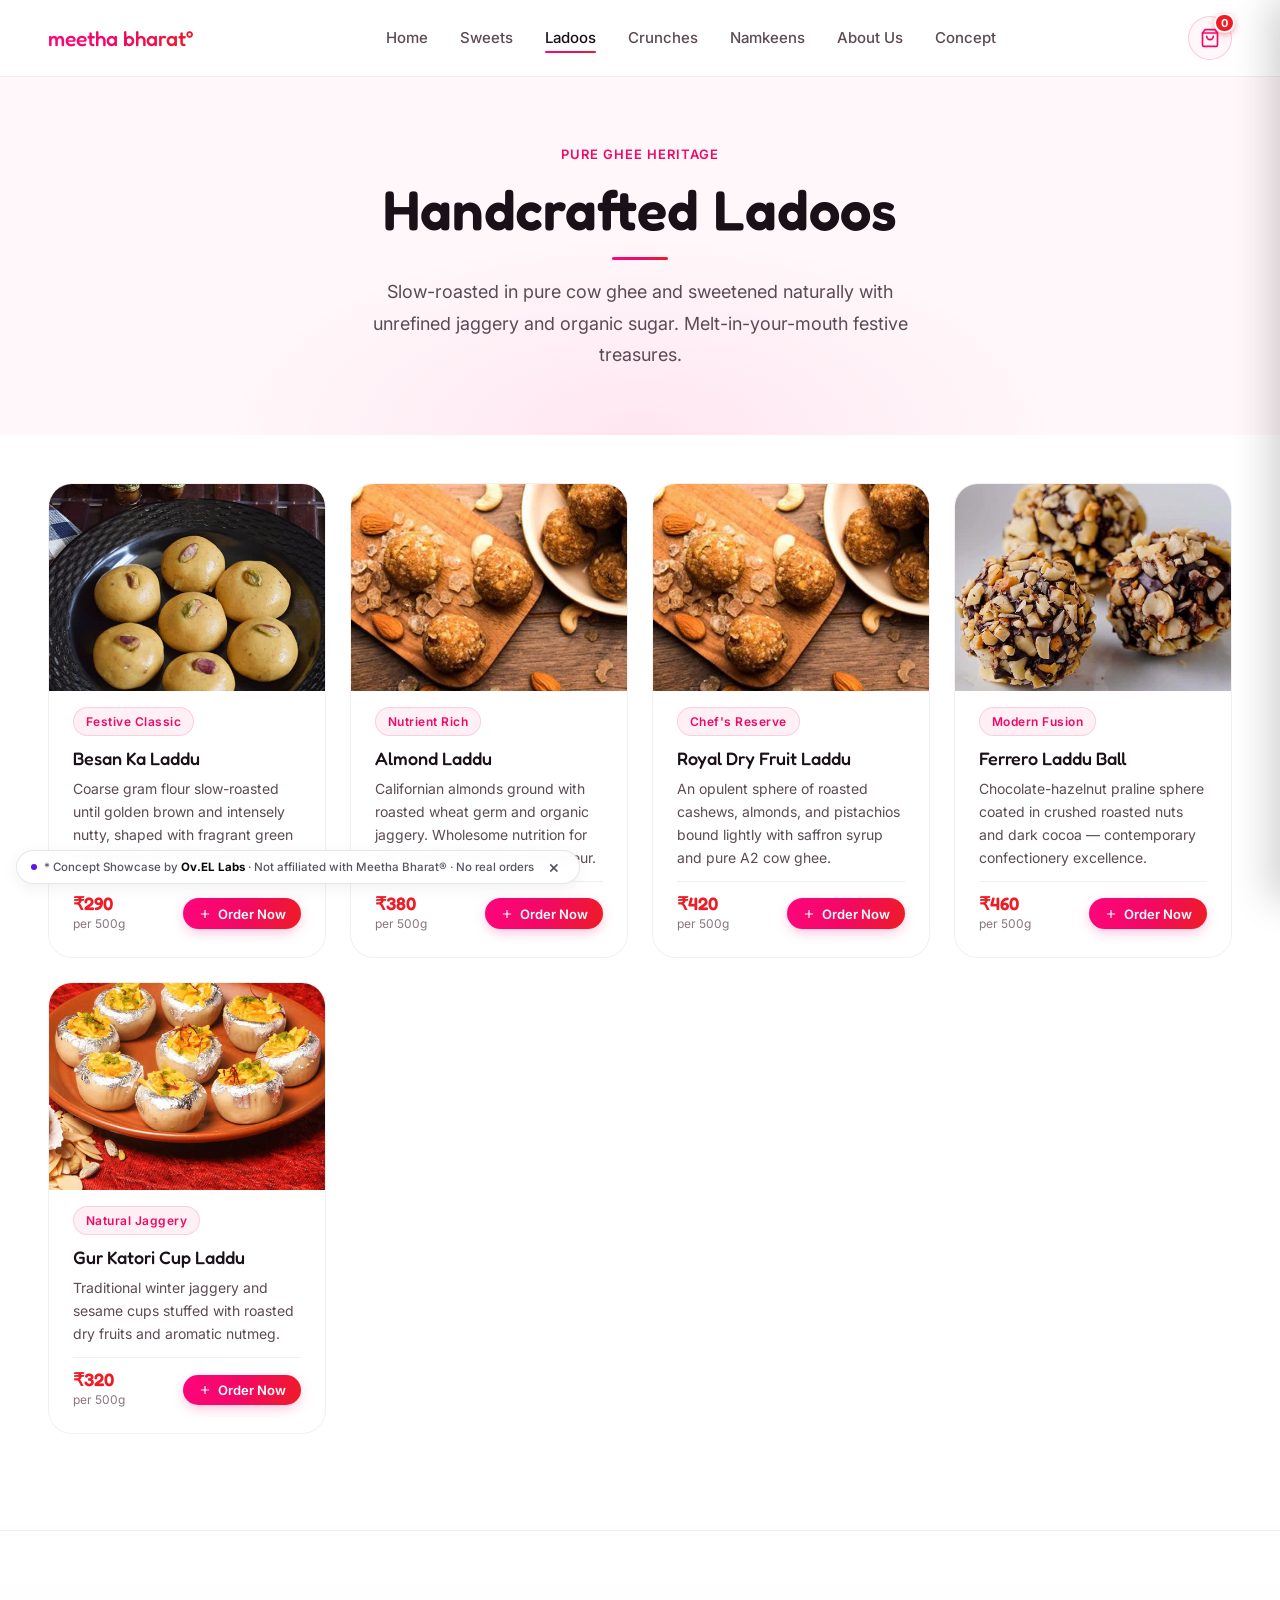
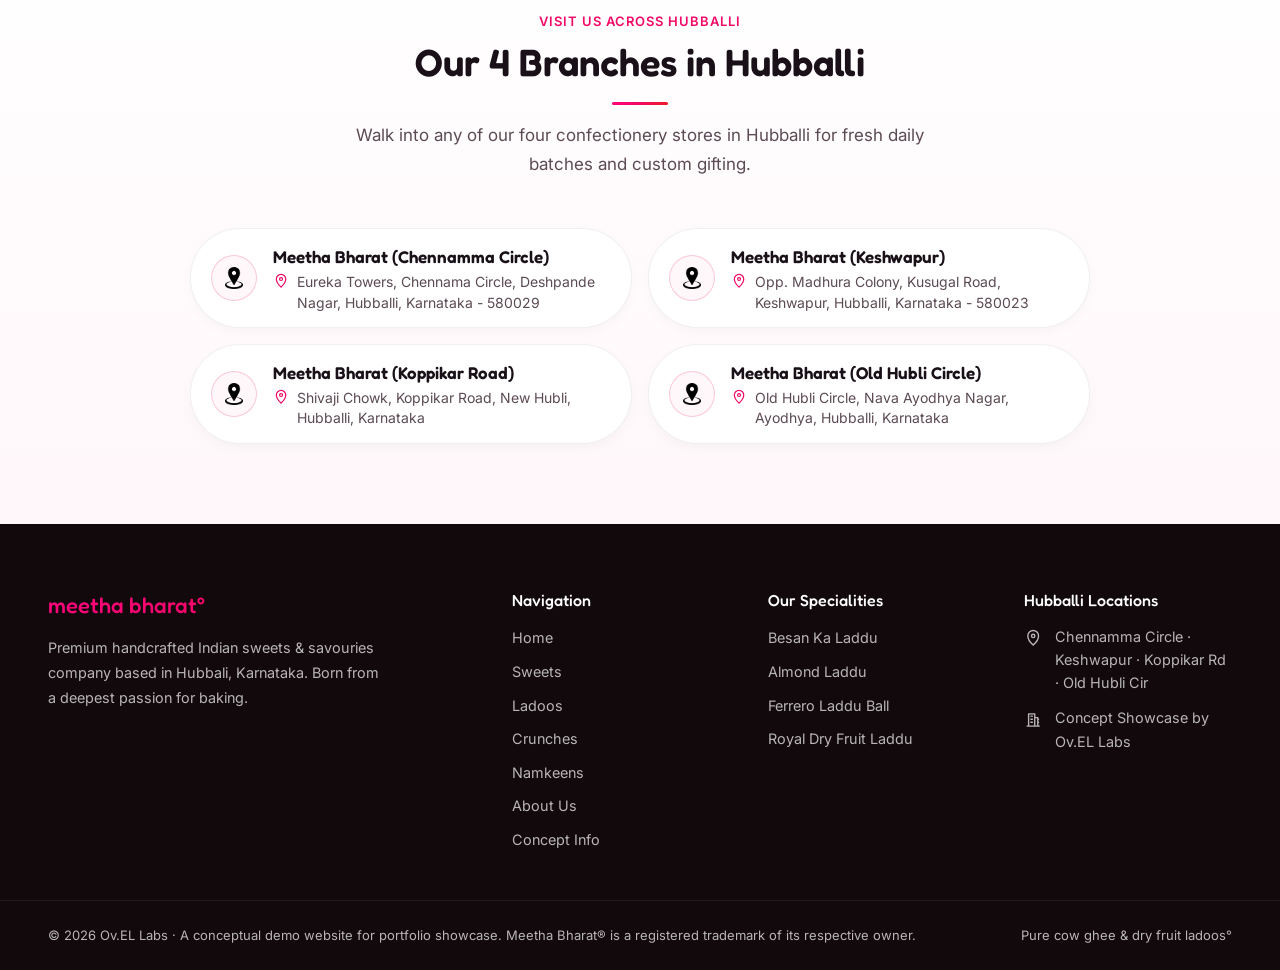
<file: ladoos.html>
<!doctype html>
<html lang="en">
<head>
  <meta charset="utf-8">
  <link rel="icon" href="assets/icons/favicon.svg" type="image/svg+xml">
  <meta name="viewport" content="width=device-width, initial-scale=1">

  <!-- SEO: Unique, descriptive title — primary topic first, brand last (SEOSKILL.md) -->
  <title>Handcrafted Ladoos &amp; Festive Treats | meetha bharat° Hubbali</title>
  <meta name="description" content="Explore our pure cow ghee and dry fruit ladoos: Besan Laddu, Almond Laddu, Ferrero Balls, and Gur Katori crafted fresh in Hubbali. Non-commercial demo by Ov.EL Labs.">

  <!-- Canonical URL -->
  <link rel="canonical" href="https://meethabharat.com/ladoos">
  <meta name="robots" content="index, follow, max-image-preview:large">

  <!-- Open Graph -->
  <meta property="og:type" content="website">
  <meta property="og:title" content="Handcrafted Ladoos Collection | meetha bharat°">
  <meta property="og:description" content="Pure cow ghee and dry fruit ladoos crafted with traditional passion in Hubbali. Concept showcase by Ov.EL Labs.">
  <meta property="og:url" content="https://meethabharat.com/ladoos">
  <meta property="og:image" content="https://meethabharat.com/assets/Basan%20ka%20ladduu%20.jpg">
  <meta property="og:site_name" content="meetha bharat°">
  <meta property="og:locale" content="en_IN">
  <meta name="twitter:card" content="summary_large_image">

  <!-- Fonts: Fredoka + Inter -->
  <link rel="preconnect" href="https://fonts.googleapis.com">
  <link rel="preconnect" href="https://fonts.gstatic.com" crossorigin>
  <link href="https://fonts.googleapis.com/css2?family=Fredoka:wght@400;500;600&family=Inter:wght@400;500;600&display=swap" rel="stylesheet">

  <!-- Design System CSS -->
  <link rel="stylesheet" href="assets/css/main.css">

  <!-- Structured Data: BreadcrumbList + ItemList (JSON-LD) -->
  <script type="application/ld+json">
  {
    "@context": "https://schema.org",
    "@graph": [
      {
        "@type": "BreadcrumbList",
        "itemListElement": [
          { "@type": "ListItem", "position": 1, "name": "Home", "item": "https://meethabharat.com/" },
          { "@type": "ListItem", "position": 2, "name": "Ladoos", "item": "https://meethabharat.com/ladoos" }
        ]
      },
      {
        "@type": "ItemList",
        "name": "meetha bharat° Ladoos Collection",
        "description": "Traditional pure ghee ladoos handcrafted in Hubbali, Karnataka.",
        "numberOfItems": 5
      }
    ]
  }
  </script>
</head>

<body>
  <!-- ============================================================
       PAGE LOADER — Cursive 'mb' looping ribbon
       ============================================================ -->
  <div class="mb-loader-overlay" id="mb-loader" aria-hidden="true">
    <div class="mb-loader-wrap">
      <svg viewBox="0 0 170 110" width="160" height="105" fill="none" xmlns="http://www.w3.org/2000/svg">
        <defs>
          <linearGradient id="mbLoaderGrad" x1="0%" y1="30%" x2="100%" y2="70%">
            <stop offset="0%" stop-color="#FF057C" />
            <stop offset="48%" stop-color="#F20866" />
            <stop offset="100%" stop-color="#EE1C25" />
          </linearGradient>
        </defs>
        <path class="mb-ribbon-stroke"
              d="M 22 76 C 22 46, 39 43, 43 66 C 46 46, 62 43, 66 66 C 69 46, 85 43, 88 67 C 90 83, 106 82, 113 54 C 118 30, 114 15, 107 44 C 102 65, 109 82, 127 79 C 142 76, 144 53, 127 53 C 116 53, 115 67, 136 69" />
        <circle class="mb-degree-ring" cx="147" cy="32" r="5.5" stroke="#EE1C25" stroke-width="3.2" />
      </svg>
    </div>
    <span style="font-family: var(--font-display); font-size: 0.875rem; color: var(--text-muted); letter-spacing: 0.04em;">crafting sweetness°</span>
  </div>

  <!-- ============================================================
       HEADER & NAVIGATION
       ============================================================ -->
  <header class="site-header">
    <div class="nav-inner">
      <a href="/" class="nav-logo" aria-label="meetha bharat — Home">
        meetha bharat°
      </a>

      <nav aria-label="Main navigation">
        <ul class="nav-links">
          <li><a href="/">Home</a></li>
          <li><a href="/sweets">Sweets</a></li>
          <li><a href="/ladoos" aria-current="page">Ladoos</a></li>
          <li><a href="/crunches">Crunches</a></li>
          <li><a href="/namkeens">Namkeens</a></li>
          <li><a href="/about">About Us</a></li>
          <li><a href="/about">Concept</a></li>
        </ul>
      </nav>

      <button class="mb-ham-btn" aria-label="Toggle navigation menu" aria-expanded="false" aria-controls="mobile-nav">
        <svg viewBox="0 0 60 60" width="46" height="46" aria-hidden="true">
          <path class="ham-mb-ribbon"
                d="M 10 38 C 10 23, 18 22, 20 33 C 22 23, 30 22, 32 33 C 34 23, 41 22, 43 34 C 44 41, 51 40, 53 26"
                fill="none" stroke="#FF057C" stroke-width="4" stroke-linecap="round" stroke-linejoin="round" />
          <line class="ham-x" x1="18" y1="18" x2="42" y2="42" stroke="#EE1C25" stroke-width="4.2" stroke-linecap="round" />
          <line class="ham-x" x1="42" y1="18" x2="18" y2="42" stroke="#EE1C25" stroke-width="4.2" stroke-linecap="round" />
          <circle cx="48" cy="14" r="3.2" fill="none" stroke="#EE1C25" stroke-width="2.4" />
        </svg>
      </button>
    </div>

    <div class="mobile-menu" id="mobile-nav" data-open="false" role="navigation" aria-label="Mobile navigation">
      <a href="/">Home</a>
      <a href="/sweets">Sweets</a>
      <a href="/ladoos" aria-current="page">Ladoos</a>
      <a href="/crunches">Crunches</a>
      <a href="/namkeens">Namkeens</a>
      <a href="/about">About Us</a>
          <a href="/about">Concept</a>
    </div>
  </header>

  <!-- ============================================================
       PAGE HERO
       ============================================================ -->
  <main>
    <section class="page-hero" aria-labelledby="ladoo-title">
      <span class="page-hero-eyebrow">Pure Ghee Heritage</span>
      <h1 id="ladoo-title" class="page-hero-title">Handcrafted Ladoos</h1>
      <div class="gradient-divider" style="margin-inline: auto;"></div>
      <p class="page-hero-desc">
        Slow-roasted in pure cow ghee and sweetened naturally with unrefined jaggery and organic sugar. Melt-in-your-mouth festive treasures.
      </p>
    </section>

    <!-- ============================================================
         LADOOS CATALOG
         ============================================================ -->
    <section class="section" style="padding-top: var(--s8);">
      <div class="container">
        <div class="sweets-grid">

          <!-- 1. Besan Ka Laddu -->
          <article class="sweet-card reveal">
            <img src="assets/Basan ka ladduu .jpg" alt="Traditional Besan Ka Laddu" width="400" height="300" decoding="async" class="sweet-card-img">
            <div class="sweet-card-body">
              <span class="badge" style="margin-bottom: var(--s2);">Festive Classic</span>
              <h2 class="sweet-card-name">Besan Ka Laddu</h2>
              <p class="sweet-card-desc">Coarse gram flour slow-roasted until golden brown and intensely nutty, shaped with fragrant green cardamom and pure cow ghee.</p>
              <div class="sweet-card-action-row">
                <div class="sweet-card-price-wrap">
                  <span class="sweet-card-price">₹290</span>
                  <span class="sweet-card-unit">per 500g</span>
                </div>
                <button class="btn-add-cart" data-id="besan-laddu" data-name="Besan Ka Laddu" data-price="290" data-unit="500g" data-image="assets/Basan ka ladduu .jpg" aria-label="Order Besan Ka Laddu">
                  <svg viewBox="0 0 24 24"><path d="M19 13h-6v6h-2v-6H5v-2h6V5h2v6h6v2z"/></svg>
                  Order Now
                </button>
              </div>
            </div>
          </article>

          <!-- 2. Almond Laddu -->
          <article class="sweet-card reveal">
            <img src="assets/Almond laddu.jpg" alt="Golden Almond Laddu" width="400" height="300" decoding="async" class="sweet-card-img">
            <div class="sweet-card-body">
              <span class="badge" style="margin-bottom: var(--s2);">Nutrient Rich</span>
              <h2 class="sweet-card-name">Almond Laddu</h2>
              <p class="sweet-card-desc">Californian almonds ground with roasted wheat germ and organic jaggery. Wholesome nutrition for the health-conscious connoisseur.</p>
              <div class="sweet-card-action-row">
                <div class="sweet-card-price-wrap">
                  <span class="sweet-card-price">₹380</span>
                  <span class="sweet-card-unit">per 500g</span>
                </div>
                <button class="btn-add-cart" data-id="almond-laddu" data-name="Almond Laddu" data-price="380" data-unit="500g" data-image="assets/Almond laddu.jpg" aria-label="Order Almond Laddu">
                  <svg viewBox="0 0 24 24"><path d="M19 13h-6v6h-2v-6H5v-2h6V5h2v6h6v2z"/></svg>
                  Order Now
                </button>
              </div>
            </div>
          </article>

          <!-- 3. Royal Dry Fruit Laddu -->
          <article class="sweet-card reveal">
            <img src="assets/almond-ladoo.jpg" alt="Royal Dry Fruit Laddu" width="400" height="300" decoding="async" class="sweet-card-img">
            <div class="sweet-card-body">
              <span class="badge" style="margin-bottom: var(--s2);">Chef's Reserve</span>
              <h2 class="sweet-card-name">Royal Dry Fruit Laddu</h2>
              <p class="sweet-card-desc">An opulent sphere of roasted cashews, almonds, and pistachios bound lightly with saffron syrup and pure A2 cow ghee.</p>
              <div class="sweet-card-action-row">
                <div class="sweet-card-price-wrap">
                  <span class="sweet-card-price">₹420</span>
                  <span class="sweet-card-unit">per 500g</span>
                </div>
                <button class="btn-add-cart" data-id="royal-dryfruit-laddu" data-name="Royal Dry Fruit Laddu" data-price="420" data-unit="500g" data-image="assets/almond-ladoo.jpg" aria-label="Order Royal Dry Fruit Laddu">
                  <svg viewBox="0 0 24 24"><path d="M19 13h-6v6h-2v-6H5v-2h6V5h2v6h6v2z"/></svg>
                  Order Now
                </button>
              </div>
            </div>
          </article>

          <!-- 4. Ferrero Laddu Ball -->
          <article class="sweet-card reveal">
            <img src="assets/Ferrero-Ball.jpg" alt="Ferrero Laddu Ball" width="400" height="300" decoding="async" class="sweet-card-img">
            <div class="sweet-card-body">
              <span class="badge" style="margin-bottom: var(--s2);">Modern Fusion</span>
              <h2 class="sweet-card-name">Ferrero Laddu Ball</h2>
              <p class="sweet-card-desc">Chocolate-hazelnut praline sphere coated in crushed roasted nuts and dark cocoa — contemporary confectionery excellence.</p>
              <div class="sweet-card-action-row">
                <div class="sweet-card-price-wrap">
                  <span class="sweet-card-price">₹460</span>
                  <span class="sweet-card-unit">per 500g</span>
                </div>
                <button class="btn-add-cart" data-id="ferrero-ball" data-name="Ferrero Laddu Ball" data-price="460" data-unit="500g" data-image="assets/Ferrero-Ball.jpg" aria-label="Order Ferrero Laddu Ball">
                  <svg viewBox="0 0 24 24"><path d="M19 13h-6v6h-2v-6H5v-2h6V5h2v6h6v2z"/></svg>
                  Order Now
                </button>
              </div>
            </div>
          </article>

          <!-- 5. Gur Katori Laddu -->
          <article class="sweet-card reveal">
            <img src="assets/gur katori.jpg" alt="Gur Katori jaggery cup laddu" width="400" height="300" decoding="async" class="sweet-card-img">
            <div class="sweet-card-body">
              <span class="badge" style="margin-bottom: var(--s2);">Natural Jaggery</span>
              <h2 class="sweet-card-name">Gur Katori Cup Laddu</h2>
              <p class="sweet-card-desc">Traditional winter jaggery and sesame cups stuffed with roasted dry fruits and aromatic nutmeg.</p>
              <div class="sweet-card-action-row">
                <div class="sweet-card-price-wrap">
                  <span class="sweet-card-price">₹320</span>
                  <span class="sweet-card-unit">per 500g</span>
                </div>
                <button class="btn-add-cart" data-id="gur-katori-laddu" data-name="Gur Katori Cup Laddu" data-price="320" data-unit="500g" data-image="assets/gur katori.jpg" aria-label="Order Gur Katori Cup Laddu">
                  <svg viewBox="0 0 24 24"><path d="M19 13h-6v6h-2v-6H5v-2h6V5h2v6h6v2z"/></svg>
                  Order Now
                </button>
              </div>
            </div>
          </article>

        </div>
      </div>
    </section>

    <!-- ============================================================
         HUBBALLI BRANCHES (Clean 4-branch grid without screenshot)
         ============================================================ -->
    <section class="branches-section" aria-labelledby="branches-heading">
      <div class="container">
        <div class="section-header reveal">
          <span class="eyebrow">Visit Us Across Hubballi</span>
          <h2 id="branches-heading" class="section-title">Our 4 Branches in Hubballi</h2>
          <div class="gradient-divider"></div>
          <p class="section-subtitle">
            Walk into any of our four confectionery stores in Hubballi for fresh daily batches and custom gifting.
          </p>
        </div>

        <div class="branches-grid-clean reveal">
          <!-- Branch 1: Chennamma Circle -->
          <article class="branch-card">
            <div class="branch-badge-icon" aria-hidden="true">
              <img src="assets/icons/icon-location.png" alt="" width="22" height="22">
            </div>
            <div class="branch-info">
              <h3 class="branch-title">Meetha Bharat (Chennamma Circle)</h3>
              <p class="branch-address">
                <span class="branch-address-pin" aria-hidden="true"><svg class="ui-icon ui-icon-inline" aria-hidden="true"><use href="assets/icons/icons.svg#location"></use></svg></span>
                Eureka Towers, Chennama Circle, Deshpande Nagar, Hubballi, Karnataka - 580029
              </p>
            </div>
          </article>

          <!-- Branch 2: Keshwapur -->
          <article class="branch-card">
            <div class="branch-badge-icon" aria-hidden="true">
              <img src="assets/icons/icon-location.png" alt="" width="22" height="22">
            </div>
            <div class="branch-info">
              <h3 class="branch-title">Meetha Bharat (Keshwapur)</h3>
              <p class="branch-address">
                <span class="branch-address-pin" aria-hidden="true"><svg class="ui-icon ui-icon-inline" aria-hidden="true"><use href="assets/icons/icons.svg#location"></use></svg></span>
                Opp. Madhura Colony, Kusugal Road, Keshwapur, Hubballi, Karnataka - 580023
              </p>
            </div>
          </article>

          <!-- Branch 3: Koppikar Road -->
          <article class="branch-card">
            <div class="branch-badge-icon" aria-hidden="true">
              <img src="assets/icons/icon-location.png" alt="" width="22" height="22">
            </div>
            <div class="branch-info">
              <h3 class="branch-title">Meetha Bharat (Koppikar Road)</h3>
              <p class="branch-address">
                <span class="branch-address-pin" aria-hidden="true"><svg class="ui-icon ui-icon-inline" aria-hidden="true"><use href="assets/icons/icons.svg#location"></use></svg></span>
                Shivaji Chowk, Koppikar Road, New Hubli, Hubballi, Karnataka
              </p>
            </div>
          </article>

          <!-- Branch 4: Old Hubli Circle -->
          <article class="branch-card">
            <div class="branch-badge-icon" aria-hidden="true">
              <img src="assets/icons/icon-location.png" alt="" width="22" height="22">
            </div>
            <div class="branch-info">
              <h3 class="branch-title">Meetha Bharat (Old Hubli Circle)</h3>
              <p class="branch-address">
                <span class="branch-address-pin" aria-hidden="true"><svg class="ui-icon ui-icon-inline" aria-hidden="true"><use href="assets/icons/icons.svg#location"></use></svg></span>
                Old Hubli Circle, Nava Ayodhya Nagar, Ayodhya, Hubballi, Karnataka
              </p>
            </div>
          </article>
        </div>
      </div>
    </section>
  </main>

  <!-- ============================================================
       SITE FOOTER (With Ov.EL Labs Demo Concept Notice)
       ============================================================ -->
  <footer class="site-footer">
    <div class="container footer-top">
      <div class="footer-grid">
        <div>
          <p class="footer-brand-name">meetha bharat°</p>
          <p class="footer-desc">
            Premium handcrafted Indian sweets &amp; savouries company based in Hubbali, Karnataka. Born from a deepest passion for baking.
          </p>
        </div>

        <div>
          <p class="footer-col-title">Navigation</p>
          <ul class="footer-links">
            <li><a href="/">Home</a></li>
            <li><a href="/sweets">Sweets</a></li>
            <li><a href="/ladoos">Ladoos</a></li>
            <li><a href="/crunches">Crunches</a></li>
            <li><a href="/namkeens">Namkeens</a></li>
            <li><a href="/about">About Us</a></li>
            <li><a href="/about">Concept Info</a></li>
          </ul>
        </div>

        <div>
          <p class="footer-col-title">Our Specialities</p>
          <ul class="footer-links">
            <li><a href="/ladoos">Besan Ka Laddu</a></li>
            <li><a href="/ladoos">Almond Laddu</a></li>
            <li><a href="/ladoos">Ferrero Laddu Ball</a></li>
            <li><a href="/ladoos">Royal Dry Fruit Laddu</a></li>
          </ul>
        </div>

        <div>
          <p class="footer-col-title">Hubballi Locations</p>
          <div class="footer-contact-line">
            <span class="footer-contact-icon" aria-hidden="true"><svg class="ui-icon ui-icon-inline" aria-hidden="true"><use href="assets/icons/icons.svg#location"></use></svg></span>
            <span>Chennamma Circle · Keshwapur · Koppikar Rd · Old Hubli Cir</span>
          </div>
          <div class="footer-contact-line">
            <span class="footer-contact-icon" aria-hidden="true"><svg class="ui-icon ui-icon-inline" aria-hidden="true"><use href="assets/icons/icons.svg#building"></use></svg></span>
            <span>Concept Showcase by Ov.EL Labs</span>
          </div>
        </div>
      </div>
    </div>

    <div class="footer-bottom">
      <div class="container footer-bottom-inner">
        <p>© 2026 Ov.EL Labs · A conceptual demo website for portfolio showcase. Meetha Bharat® is a registered trademark of its respective owner.</p>
        <p>Pure cow ghee &amp; dry fruit ladoos°</p>
      </div>
    </div>
  </footer>

  <!-- Scripts -->
  <script src="assets/js/site.js"></script>
</body>
</html>
</file>
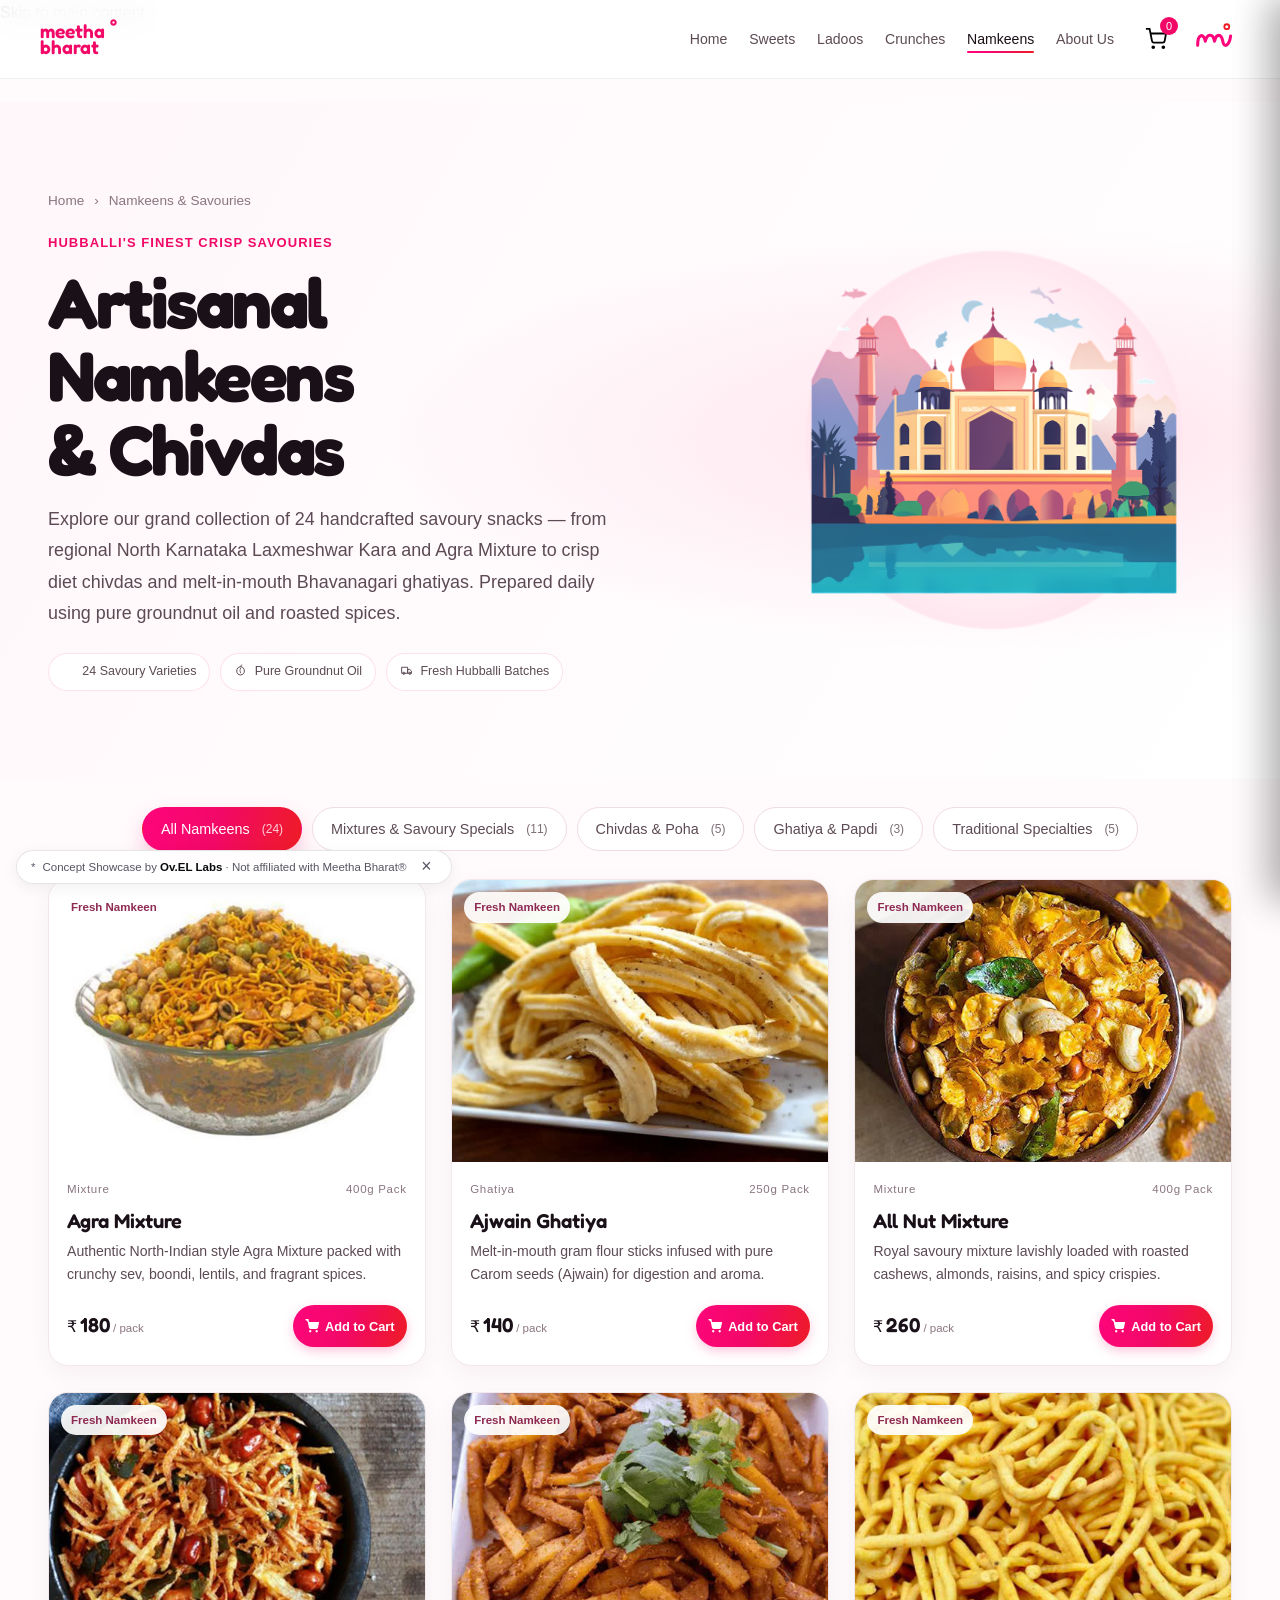
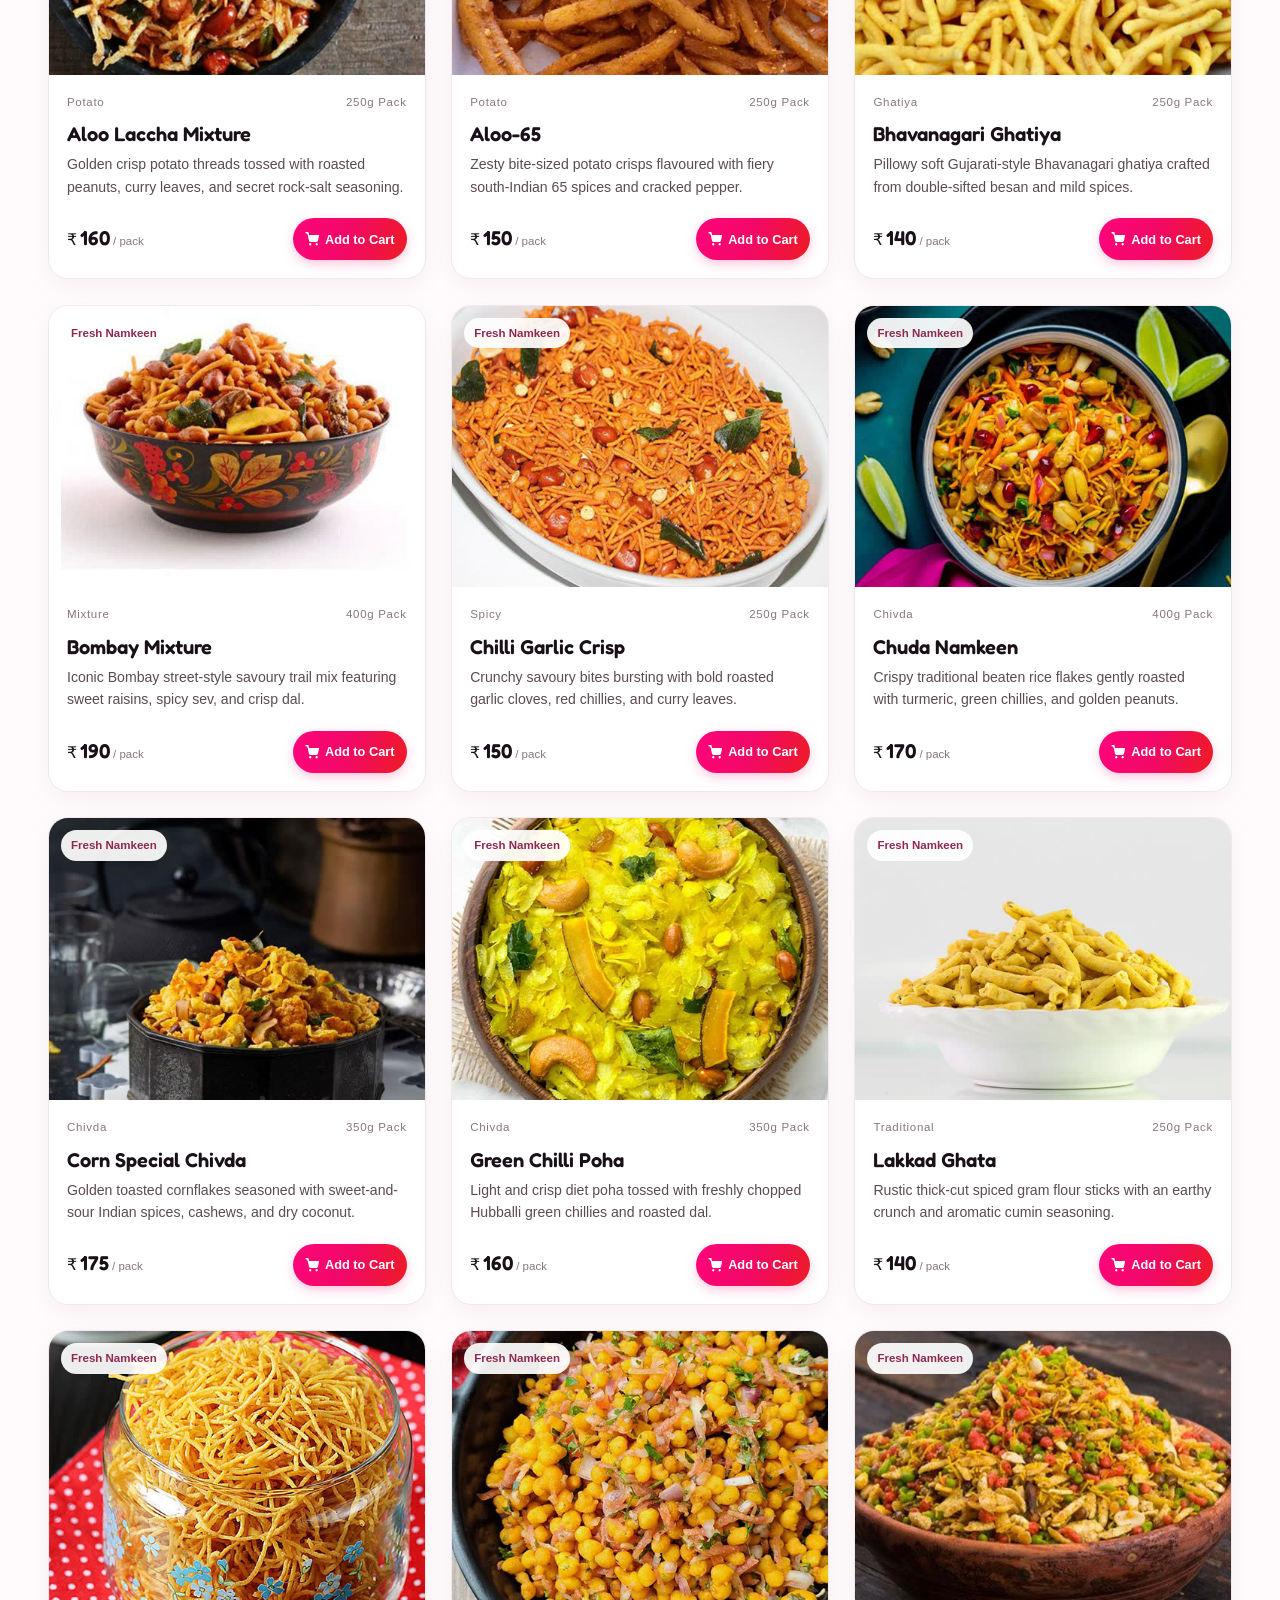
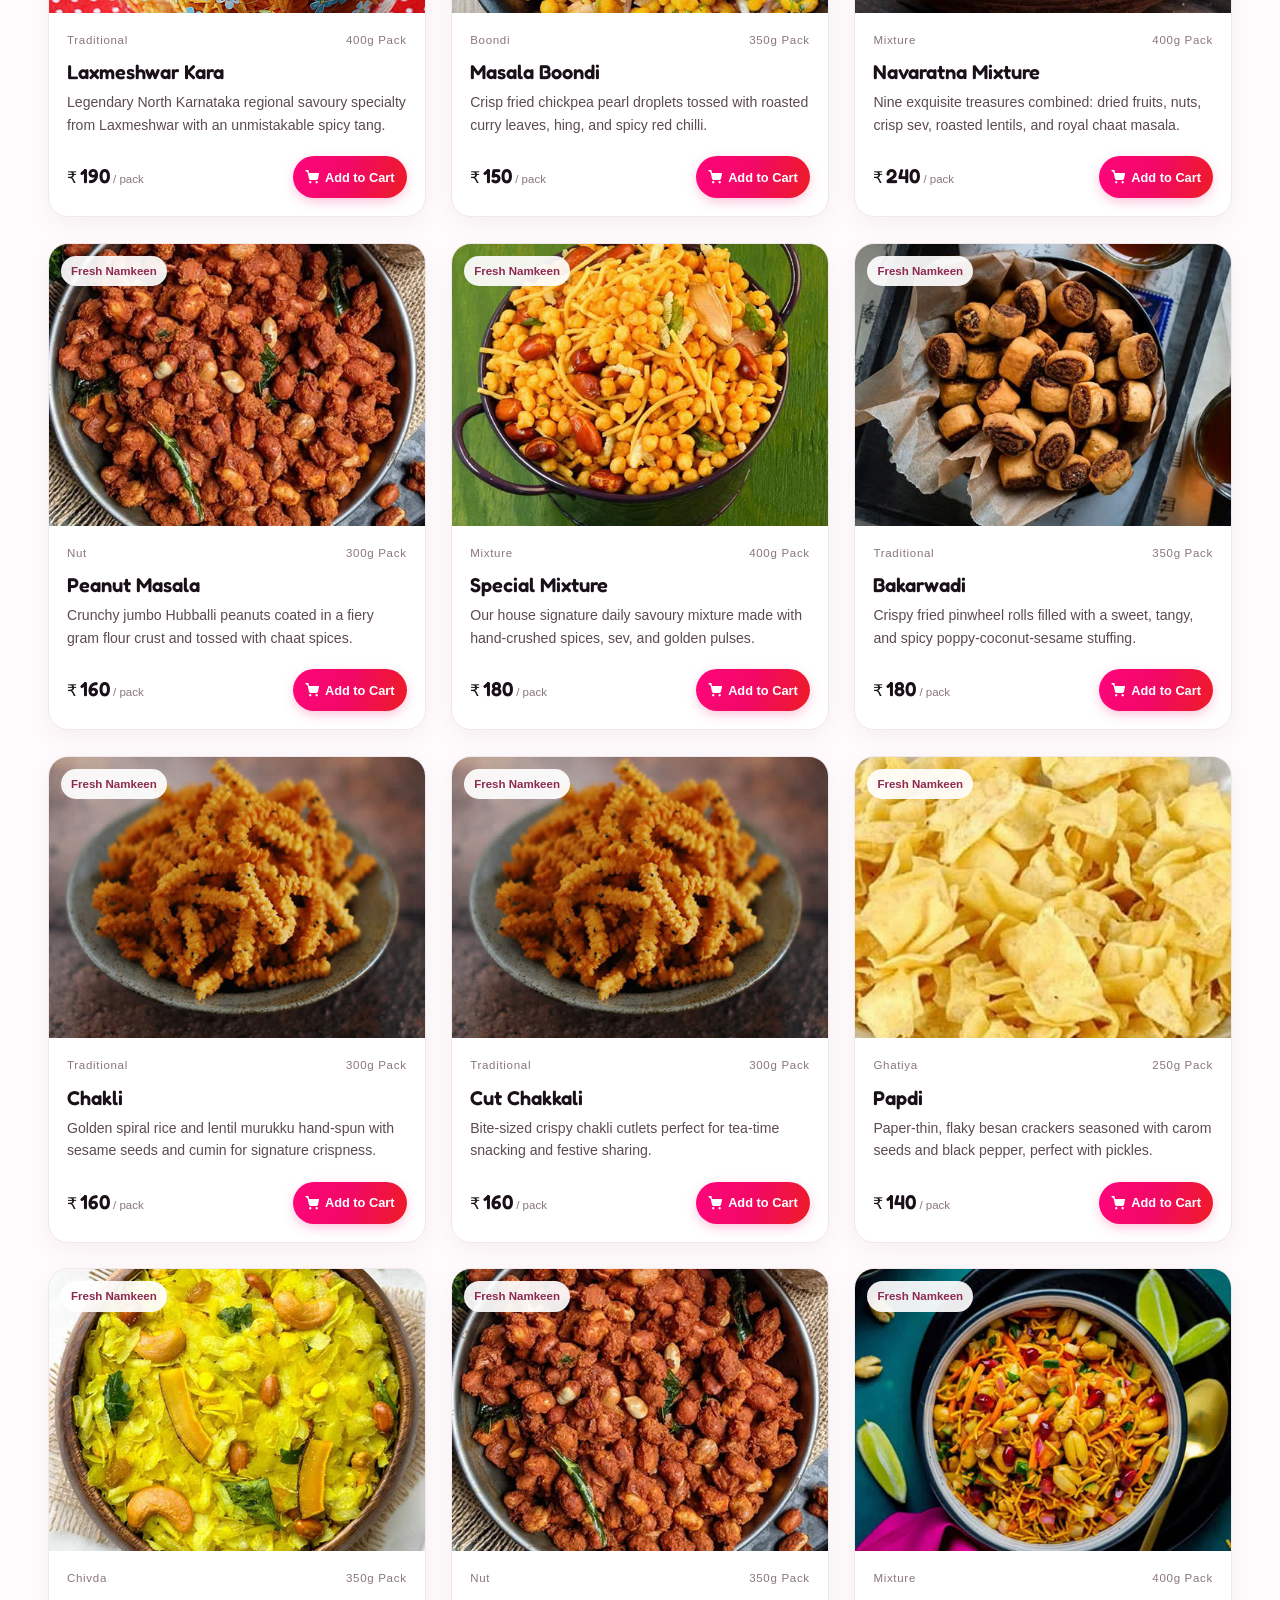
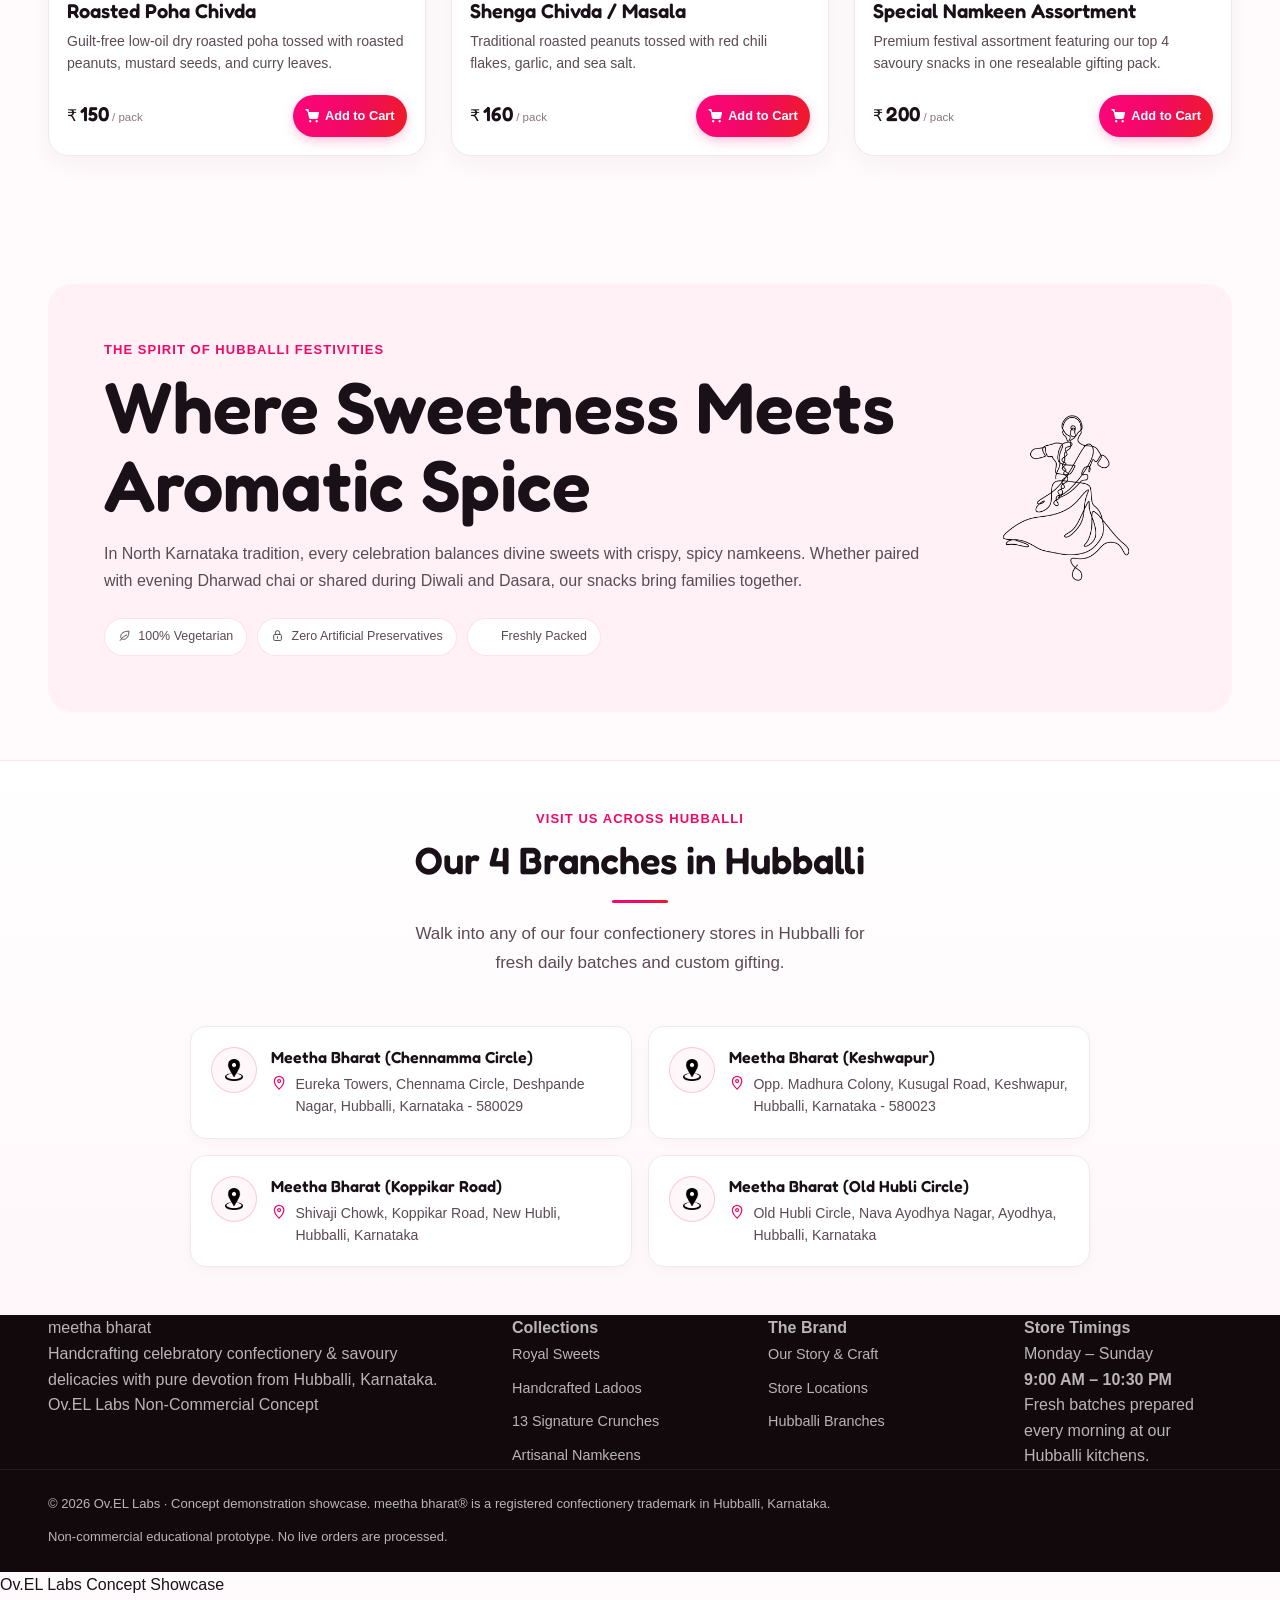
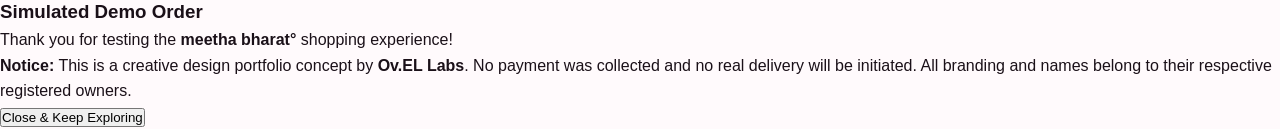
<file: namkeens.html>
<!doctype html>
<html lang="en">
<head>
  <meta charset="utf-8">
  <meta name="viewport" content="width=device-width, initial-scale=1">

  <!-- SEO: Unique, descriptive title — primary topic first, brand last (SEOSKILL.md) -->
  <title>Artisanal Indian Namkeens &amp; Savoury Snacks | meetha bharat° Hubbali</title>
  <meta name="description" content="Explore 24 authentic Indian savoury namkeens, chivdas, ghatiyas, mixtures &amp; festive snacks by meetha bharat° Hubbali. Concept showcase by Ov.EL Labs.">

  <!-- Canonical URL -->
  <link rel="canonical" href="https://meethabharat.com/namkeens">
  <meta name="robots" content="index, follow, max-image-preview:large">

  <!-- Open Graph -->
  <meta property="og:type" content="website">
  <meta property="og:title" content="Artisanal Indian Namkeens &amp; Savouries | meetha bharat°">
  <meta property="og:description" content="24 crisp, freshly roasted chivdas, spicy mixtures, and traditional ghatiyas prepared with pure groundnut oil and secret Hubballi spices.">
  <meta property="og:url" content="https://meethabharat.com/namkeens">
  <meta property="og:image" content="https://meethabharat.com/assets/Bombay-Mixture.jpg">
  <meta property="og:site_name" content="meetha bharat°">
  <meta property="og:locale" content="en_IN">

  <!-- Twitter Card -->
  <meta name="twitter:card" content="summary_large_image">
  <meta name="twitter:title" content="Artisanal Indian Namkeens | meetha bharat°">
  <meta name="twitter:description" content="24 authentic crisp namkeens from Hubbali, Karnataka. Concept Showcase by Ov.EL Labs.">
  <meta name="twitter:image" content="https://meethabharat.com/assets/Bombay-Mixture.jpg">

  <!-- Favicon -->
  <link rel="icon" href="assets/icons/favicon.svg" type="image/svg+xml">

  <!-- Google Fonts: Fredoka & Outfit -->
  <link rel="preconnect" href="https://fonts.googleapis.com">
  <link rel="preconnect" href="https://fonts.gstatic.com" crossorigin>
  <link href="https://fonts.googleapis.com/css2?family=Fredoka:wght@400;500;600;700&family=Outfit:wght@300;400;500;600;700&display=swap" rel="stylesheet">

  <!-- Stylesheet -->
  <link rel="stylesheet" href="assets/css/main.css">

  <!-- Structured Data: BreadcrumbList + ItemList -->
  <script type="application/ld+json">
  {
    "@context": "https://schema.org",
    "@graph": [
      {
        "@type": "BreadcrumbList",
        "itemListElement": [
          { "@type": "ListItem", "position": 1, "name": "Home", "item": "https://meethabharat.com/" },
          { "@type": "ListItem", "position": 2, "name": "Namkeens & Savouries", "item": "https://meethabharat.com/namkeens" }
        ]
      },
      {
        "@type": "ItemList",
        "name": "Artisanal Indian Namkeens Collection",
        "description": "24 authentic savoury namkeens, mixtures, and traditional snacks by meetha bharat°",
        "numberOfItems": 24,
        "itemListElement": [
          { "@type": "ListItem", "position": 1, "name": "Agra Mixture" },
          { "@type": "ListItem", "position": 2, "name": "Ajwain Ghatiya" },
          { "@type": "ListItem", "position": 3, "name": "All Nut Mixture" },
          { "@type": "ListItem", "position": 4, "name": "Aloo Laccha Mixture" },
          { "@type": "ListItem", "position": 5, "name": "Aloo-65" },
          { "@type": "ListItem", "position": 6, "name": "Bhavanagari Ghatiya" },
          { "@type": "ListItem", "position": 7, "name": "Bombay Mixture" },
          { "@type": "ListItem", "position": 8, "name": "Chilli Garlic Crisp" },
          { "@type": "ListItem", "position": 9, "name": "Chuda Namkeen" },
          { "@type": "ListItem", "position": 10, "name": "Corn Special Chivda" },
          { "@type": "ListItem", "position": 11, "name": "Green Chilli Poha" },
          { "@type": "ListItem", "position": 12, "name": "Lakkad Ghata" },
          { "@type": "ListItem", "position": 13, "name": "Laxmeshwar Kara" },
          { "@type": "ListItem", "position": 14, "name": "Masala Boondi" },
          { "@type": "ListItem", "position": 15, "name": "Navaratna Mixture" },
          { "@type": "ListItem", "position": 16, "name": "Peanut Masala" },
          { "@type": "ListItem", "position": 17, "name": "Special Mixture" },
          { "@type": "ListItem", "position": 18, "name": "Bakarwadi" },
          { "@type": "ListItem", "position": 19, "name": "Chakli" },
          { "@type": "ListItem", "position": 20, "name": "Cut Chakkali" },
          { "@type": "ListItem", "position": 21, "name": "Papdi" },
          { "@type": "ListItem", "position": 22, "name": "Roasted Poha Chivda" },
          { "@type": "ListItem", "position": 23, "name": "Shenga Chivda / Masala" },
          { "@type": "ListItem", "position": 24, "name": "Special Namkeen Assortment" }
        ]
      }
    ]
  }
  </script>
</head>
<body class="page-sweets page-namkeens">

  <!-- Pre-roll Bumper (Dismisses smoothly or on Skip button) -->
  <div id="ovelPreRoll" class="ovel-preroll-overlay">
    <div class="ovel-composition">
      <div class="ovel-logo-block">
        <svg viewBox="0 0 470 165" width="240" aria-label="Ov.EL LABS">
          <g class="ovel-glyphs" fill="#0A0A0D">
            <path fill-rule="evenodd" d="M 78 28 C 115 28, 140 53, 140 88 C 140 123, 115 148, 78 148 C 41 148, 16 123, 16 88 C 16 53, 41 28, 78 28 Z M 78 52 C 56 52, 41 67, 41 88 C 41 109, 56 124, 78 124 C 100 124, 115 109, 115 88 C 115 67, 100 52, 78 52 Z"/>
            <path d="M 152 60 C 150 54, 154 50, 160 50 L 171 50 C 176 50, 179 53, 181 58 L 198 112 C 199 115, 201 115, 202 112 L 219 58 C 221 53, 224 50, 229 50 L 240 50 C 246 50, 250 54, 248 60 L 216 140 C 214 145, 210 147, 204 147 L 196 147 C 190 147, 186 145, 184 140 Z"/>
            <path d="M 278 36 C 278 31, 281 28, 286 28 L 352 28 C 357 28, 360 31, 360 36 L 360 44 C 360 49, 357 52, 352 52 L 303 52 L 303 76 L 346 76 C 351 76, 354 79, 354 84 L 354 91 C 354 96, 351 99, 346 99 L 303 99 L 303 123 L 354 123 C 359 123, 362 126, 362 131 L 362 139 C 362 144, 359 147, 354 147 L 286 147 C 281 147, 278 144, 278 139 Z"/>
            <path d="M 374 36 C 374 31, 377 28, 382 28 L 391 28 C 396 28, 399 31, 399 36 L 399 123 L 442 123 C 447 123, 450 126, 450 131 L 450 139 C 450 144, 447 147, 442 147 L 382 147 C 377 147, 374 144, 374 139 Z"/>
          </g>
          <circle class="ovel-dot" cx="255" cy="134" r="13.5" fill="#6214E8"/>
          <g fill="#6214E8" font-family="Inter, sans-serif" font-weight="800" font-size="15.5" letter-spacing="1.5">
            <text x="421" y="114" transform="rotate(-90 421 114)">L</text>
            <text x="421" y="94" transform="rotate(-90 421 94)">A</text>
            <text x="421" y="73" transform="rotate(-90 421 73)">B</text>
            <text x="421" y="52" transform="rotate(-90 421 52)">S</text>
          </g>
        </svg>
        <span class="ovel-sub">WEB AGENCY</span>
      </div>
      <div class="ovel-rule"></div>
      <div class="ovel-copy">
        <h2>Independent Concept Showcase</h2>
        <p>
          This project is a non-commercial concept created by <strong>Ov.EL Labs</strong>
          to showcase modern e-commerce web design. It is not affiliated with
          <strong>meetha bharat°</strong>, and no real commercial transactions take place.
        </p>
      </div>
      <button type="button" class="ovel-skip-btn" id="ovelSkipBtn" aria-label="Skip Intro to Site">Skip Intro &rarr;</button>
    </div>
    <div class="ovel-progress-track">
      <div class="ovel-progress-fill"></div>
    </div>
  </div>

  <!-- Accessible Skip Link -->
  <a href="#main-content" class="skip-to-content">Skip to main content</a>

  <!-- ============================================================
       SITE HEADER
       ============================================================ -->
  <header class="site-header" id="site-header">
    <div class="header-container">
      <a href="/" class="brand-logo" aria-label="meetha bharat homepage">
        <span class="logo-text-meetha">meetha</span>
        <span class="logo-text-bharat">bharat</span>
        <span class="logo-degree" aria-hidden="true">°</span>
      </a>

      <!-- Primary Navigation -->
      <nav aria-label="Main navigation">
        <ul class="nav-links">
          <li><a href="/">Home</a></li>
          <li><a href="/sweets">Sweets</a></li>
          <li><a href="/ladoos">Ladoos</a></li>
          <li><a href="/crunches">Crunches</a></li>
          <li><a href="/namkeens" aria-current="page">Namkeens</a></li>
          <li><a href="/about">About Us</a></li>
        </ul>
      </nav>

      <!-- Header Actions: Cart & Mobile Hamburger -->
      <div class="header-actions">
        <button type="button"
                class="header-cart-btn"
                id="cartToggleBtn"
                aria-label="View shopping cart"
                aria-haspopup="dialog">
          <svg viewBox="0 0 24 24" width="22" height="22" fill="none" stroke="currentColor" stroke-width="2" aria-hidden="true">
            <circle cx="9" cy="21" r="1"/>
            <circle cx="20" cy="21" r="1"/>
            <path d="M1 1h4l2.68 13.39a2 2 0 0 0 2 1.61h9.72a2 2 0 0 0 2-1.61L23 6H6"/>
          </svg>
          <span class="cart-count" id="cartBadgeCount" aria-label="0 items in cart">0</span>
        </button>

        <button type="button" class="mb-ham-btn" id="menuToggleBtn" aria-label="Toggle Menu" aria-expanded="false">
          <svg viewBox="0 0 60 60" width="46" height="46">
            <path class="ham-mb-ribbon"
                  d="M 10 38 C 10 23, 18 22, 20 33 C 22 23, 30 22, 32 33 C 34 23, 41 22, 43 34 C 44 41, 51 40, 53 26"
                  fill="none" stroke="#FF057C" stroke-width="4" stroke-linecap="round" stroke-linejoin="round" />
            <line class="ham-x" x1="18" y1="18" x2="42" y2="42" stroke="#EE1C25" stroke-width="4.2" stroke-linecap="round" />
            <line class="ham-x" x1="42" y1="18" x2="18" y2="42" stroke="#EE1C25" stroke-width="4.2" stroke-linecap="round" />
            <circle cx="48" cy="14" r="3.2" fill="none" stroke="#EE1C25" stroke-width="2.4" />
          </svg>
        </button>
      </div>
    </div>
  </header>

  <!-- Mobile Drawer Navigation -->
  <div class="mobile-nav" id="mobileNav" aria-label="Mobile navigation menu" role="dialog" aria-modal="true">
    <div class="mobile-nav-inner">
      <ul class="mobile-nav-links">
        <li><a href="/">Home</a></li>
        <li><a href="/sweets">Sweets</a></li>
        <li><a href="/ladoos">Ladoos</a></li>
        <li><a href="/crunches">Crunches</a></li>
        <li><a href="/namkeens" aria-current="page">Namkeens</a></li>
        <li><a href="/about">About Us</a></li>
      </ul>
      <div class="mobile-nav-demo-tag">
        <span>Ov.EL Labs Concept Showcase</span>
      </div>
    </div>
  </div>

  <main id="main-content">
    <!-- ============================================================
         CATEGORY HERO WITH CULTURAL MANDALA
         ============================================================ -->
    <section class="category-hero" aria-labelledby="namkeens-hero-title">
      <div class="container category-hero-inner">
        <div class="category-hero-text reveal">
          <nav aria-label="Breadcrumb" class="breadcrumb-nav">
            <ol>
              <li><a href="/">Home</a></li>
              <li aria-hidden="true">&rsaquo;</li>
              <li aria-current="page">Namkeens &amp; Savouries</li>
            </ol>
          </nav>
          <span class="eyebrow">Hubballi's Finest Crisp Savouries</span>
          <h1 id="namkeens-hero-title" class="category-hero-title">
            Artisanal Namkeens &amp; Chivdas
          </h1>
          <p class="category-hero-subtitle">
            Explore our grand collection of 24 handcrafted savoury snacks — from regional North Karnataka
            Laxmeshwar Kara and Agra Mixture to crisp diet chivdas and melt-in-mouth Bhavanagari ghatiyas.
            Prepared daily using pure groundnut oil and roasted spices.
          </p>
          <div class="category-hero-meta">
            <span class="meta-pill"><svg class="ui-icon ui-icon-inline" aria-hidden="true"><use href="assets/icons/icons.svg#sparkles"></use></svg> 24 Savoury Varieties</span>
            <span class="meta-pill"><svg class="ui-icon ui-icon-inline" aria-hidden="true"><use href="assets/icons/icons.svg#nuts"></use></svg> Pure Groundnut Oil</span>
            <span class="meta-pill"><svg class="ui-icon ui-icon-inline" aria-hidden="true"><use href="assets/icons/icons.svg#delivery"></use></svg> Fresh Hubballi Batches</span>
          </div>
        </div>

        <div class="category-hero-media reveal">
          <div class="mandala-glow-frame">
            <img src="assets/cultural/taj%20mahal%20.png"
                 alt="Illustrated Taj Mahal in a colourful Indian landscape"
                 class="hero-cultural-art"
                 width="440" height="440">
          </div>
        </div>
      </div>
    </section>

    <!-- ============================================================
         FILTER TABS
         ============================================================ -->
    <section class="products-filter-section" aria-label="Filter namkeens by type">
      <div class="container">
        <div class="filter-bar" role="tablist">
          <button class="filter-btn active" data-filter="all" role="tab" aria-selected="true">
            All Namkeens <span class="filter-count">(24)</span>
          </button>
          <button class="filter-btn" data-filter="mixture" role="tab" aria-selected="false">
            Mixtures &amp; Savoury Specials <span class="filter-count">(11)</span>
          </button>
          <button class="filter-btn" data-filter="chivda" role="tab" aria-selected="false">
            Chivdas &amp; Poha <span class="filter-count">(5)</span>
          </button>
          <button class="filter-btn" data-filter="ghatiya" role="tab" aria-selected="false">
            Ghatiya &amp; Papdi <span class="filter-count">(3)</span>
          </button>
          <button class="filter-btn" data-filter="traditional" role="tab" aria-selected="false">
            Traditional Specialties <span class="filter-count">(5)</span>
          </button>
        </div>
      </div>
    </section>

    <!-- ============================================================
         PRODUCTS GRID
         ============================================================ -->
    <section class="products-section" aria-label="Namkeens collection">
      <div class="container">
        <div class="products-grid" id="productsGrid">
          <!-- 1. Agra Mixture -->
          <article class="product-card reveal" data-category="mixture">
            <div class="product-card-media">
              <img src="assets/AgraMixture.jpg"
                   alt="Agra Mixture - authentic Indian savoury snack"
                   width="400" height="300"
                   decoding="async">
              <span class="product-badge">Fresh Namkeen</span>
            </div>
            <div class="product-card-body">
              <div class="product-meta">
                <span class="product-tag">Mixture</span>
                <span class="product-pack">400g Pack</span>
              </div>
              <h3 class="product-title">Agra Mixture</h3>
              <p class="product-desc">Authentic North-Indian style Agra Mixture packed with crunchy sev, boondi, lentils, and fragrant spices.</p>
              <div class="product-footer">
                <div class="product-pricing">
                  <span class="product-currency">₹</span>
                  <span class="product-price">180</span>
                  <span class="product-unit">/ pack</span>
                </div>
                <button type="button"
                        class="btn-add-cart"
                        data-id="namkeen-1"
                        data-name="Agra Mixture"
                        data-price="180"
                        data-weight="400g"
                        data-image="assets/AgraMixture.jpg"
                        aria-label="Add Agra Mixture to cart">
                  <svg viewBox="0 0 24 24" width="18" height="18" fill="none" stroke="currentColor" stroke-width="2" aria-hidden="true">
                    <circle cx="9" cy="21" r="1"/>
                    <circle cx="20" cy="21" r="1"/>
                    <path d="M1 1h4l2.68 13.39a2 2 0 0 0 2 1.61h9.72a2 2 0 0 0 2-1.61L23 6H6"/>
                  </svg>
                  <span>Add to Cart</span>
                </button>
              </div>
            </div>
          </article>

          <!-- 2. Ajwain Ghatiya -->
          <article class="product-card reveal" data-category="ghatiya">
            <div class="product-card-media">
              <img src="assets/Ajwain Ghatiya.jpg"
                   alt="Ajwain Ghatiya - authentic Indian savoury snack"
                   width="400" height="300"
                   decoding="async">
              <span class="product-badge">Fresh Namkeen</span>
            </div>
            <div class="product-card-body">
              <div class="product-meta">
                <span class="product-tag">Ghatiya</span>
                <span class="product-pack">250g Pack</span>
              </div>
              <h3 class="product-title">Ajwain Ghatiya</h3>
              <p class="product-desc">Melt-in-mouth gram flour sticks infused with pure Carom seeds (Ajwain) for digestion and aroma.</p>
              <div class="product-footer">
                <div class="product-pricing">
                  <span class="product-currency">₹</span>
                  <span class="product-price">140</span>
                  <span class="product-unit">/ pack</span>
                </div>
                <button type="button"
                        class="btn-add-cart"
                        data-id="namkeen-2"
                        data-name="Ajwain Ghatiya"
                        data-price="140"
                        data-weight="250g"
                        data-image="assets/Ajwain Ghatiya.jpg"
                        aria-label="Add Ajwain Ghatiya to cart">
                  <svg viewBox="0 0 24 24" width="18" height="18" fill="none" stroke="currentColor" stroke-width="2" aria-hidden="true">
                    <circle cx="9" cy="21" r="1"/>
                    <circle cx="20" cy="21" r="1"/>
                    <path d="M1 1h4l2.68 13.39a2 2 0 0 0 2 1.61h9.72a2 2 0 0 0 2-1.61L23 6H6"/>
                  </svg>
                  <span>Add to Cart</span>
                </button>
              </div>
            </div>
          </article>

          <!-- 3. All Nut Mixture -->
          <article class="product-card reveal" data-category="mixture">
            <div class="product-card-media">
              <img src="assets/All nut Mixture.jpg"
                   alt="All Nut Mixture - authentic Indian savoury snack"
                   width="400" height="300"
                   decoding="async">
              <span class="product-badge">Fresh Namkeen</span>
            </div>
            <div class="product-card-body">
              <div class="product-meta">
                <span class="product-tag">Mixture</span>
                <span class="product-pack">400g Pack</span>
              </div>
              <h3 class="product-title">All Nut Mixture</h3>
              <p class="product-desc">Royal savoury mixture lavishly loaded with roasted cashews, almonds, raisins, and spicy crispies.</p>
              <div class="product-footer">
                <div class="product-pricing">
                  <span class="product-currency">₹</span>
                  <span class="product-price">260</span>
                  <span class="product-unit">/ pack</span>
                </div>
                <button type="button"
                        class="btn-add-cart"
                        data-id="namkeen-3"
                        data-name="All Nut Mixture"
                        data-price="260"
                        data-weight="400g"
                        data-image="assets/All nut Mixture.jpg"
                        aria-label="Add All Nut Mixture to cart">
                  <svg viewBox="0 0 24 24" width="18" height="18" fill="none" stroke="currentColor" stroke-width="2" aria-hidden="true">
                    <circle cx="9" cy="21" r="1"/>
                    <circle cx="20" cy="21" r="1"/>
                    <path d="M1 1h4l2.68 13.39a2 2 0 0 0 2 1.61h9.72a2 2 0 0 0 2-1.61L23 6H6"/>
                  </svg>
                  <span>Add to Cart</span>
                </button>
              </div>
            </div>
          </article>

          <!-- 4. Aloo Laccha Mixture -->
          <article class="product-card reveal" data-category="mixture">
            <div class="product-card-media">
              <img src="assets/Aloo Laccha Mixture.jpg"
                   alt="Aloo Laccha Mixture - authentic Indian savoury snack"
                   width="400" height="300"
                   decoding="async">
              <span class="product-badge">Fresh Namkeen</span>
            </div>
            <div class="product-card-body">
              <div class="product-meta">
                <span class="product-tag">Potato</span>
                <span class="product-pack">250g Pack</span>
              </div>
              <h3 class="product-title">Aloo Laccha Mixture</h3>
              <p class="product-desc">Golden crisp potato threads tossed with roasted peanuts, curry leaves, and secret rock-salt seasoning.</p>
              <div class="product-footer">
                <div class="product-pricing">
                  <span class="product-currency">₹</span>
                  <span class="product-price">160</span>
                  <span class="product-unit">/ pack</span>
                </div>
                <button type="button"
                        class="btn-add-cart"
                        data-id="namkeen-4"
                        data-name="Aloo Laccha Mixture"
                        data-price="160"
                        data-weight="250g"
                        data-image="assets/Aloo Laccha Mixture.jpg"
                        aria-label="Add Aloo Laccha Mixture to cart">
                  <svg viewBox="0 0 24 24" width="18" height="18" fill="none" stroke="currentColor" stroke-width="2" aria-hidden="true">
                    <circle cx="9" cy="21" r="1"/>
                    <circle cx="20" cy="21" r="1"/>
                    <path d="M1 1h4l2.68 13.39a2 2 0 0 0 2 1.61h9.72a2 2 0 0 0 2-1.61L23 6H6"/>
                  </svg>
                  <span>Add to Cart</span>
                </button>
              </div>
            </div>
          </article>

          <!-- 5. Aloo-65 -->
          <article class="product-card reveal" data-category="mixture">
            <div class="product-card-media">
              <img src="assets/Aloo-65.jpg"
                   alt="Aloo-65 - authentic Indian savoury snack"
                   width="400" height="300"
                   decoding="async">
              <span class="product-badge">Fresh Namkeen</span>
            </div>
            <div class="product-card-body">
              <div class="product-meta">
                <span class="product-tag">Potato</span>
                <span class="product-pack">250g Pack</span>
              </div>
              <h3 class="product-title">Aloo-65</h3>
              <p class="product-desc">Zesty bite-sized potato crisps flavoured with fiery south-Indian 65 spices and cracked pepper.</p>
              <div class="product-footer">
                <div class="product-pricing">
                  <span class="product-currency">₹</span>
                  <span class="product-price">150</span>
                  <span class="product-unit">/ pack</span>
                </div>
                <button type="button"
                        class="btn-add-cart"
                        data-id="namkeen-5"
                        data-name="Aloo-65"
                        data-price="150"
                        data-weight="250g"
                        data-image="assets/Aloo-65.jpg"
                        aria-label="Add Aloo-65 to cart">
                  <svg viewBox="0 0 24 24" width="18" height="18" fill="none" stroke="currentColor" stroke-width="2" aria-hidden="true">
                    <circle cx="9" cy="21" r="1"/>
                    <circle cx="20" cy="21" r="1"/>
                    <path d="M1 1h4l2.68 13.39a2 2 0 0 0 2 1.61h9.72a2 2 0 0 0 2-1.61L23 6H6"/>
                  </svg>
                  <span>Add to Cart</span>
                </button>
              </div>
            </div>
          </article>

          <!-- 6. Bhavanagari Ghatiya -->
          <article class="product-card reveal" data-category="ghatiya">
            <div class="product-card-media">
              <img src="assets/Bhavanagari-ghatiya.jpg"
                   alt="Bhavanagari Ghatiya - authentic Indian savoury snack"
                   width="400" height="300"
                   decoding="async">
              <span class="product-badge">Fresh Namkeen</span>
            </div>
            <div class="product-card-body">
              <div class="product-meta">
                <span class="product-tag">Ghatiya</span>
                <span class="product-pack">250g Pack</span>
              </div>
              <h3 class="product-title">Bhavanagari Ghatiya</h3>
              <p class="product-desc">Pillowy soft Gujarati-style Bhavanagari ghatiya crafted from double-sifted besan and mild spices.</p>
              <div class="product-footer">
                <div class="product-pricing">
                  <span class="product-currency">₹</span>
                  <span class="product-price">140</span>
                  <span class="product-unit">/ pack</span>
                </div>
                <button type="button"
                        class="btn-add-cart"
                        data-id="namkeen-6"
                        data-name="Bhavanagari Ghatiya"
                        data-price="140"
                        data-weight="250g"
                        data-image="assets/Bhavanagari-ghatiya.jpg"
                        aria-label="Add Bhavanagari Ghatiya to cart">
                  <svg viewBox="0 0 24 24" width="18" height="18" fill="none" stroke="currentColor" stroke-width="2" aria-hidden="true">
                    <circle cx="9" cy="21" r="1"/>
                    <circle cx="20" cy="21" r="1"/>
                    <path d="M1 1h4l2.68 13.39a2 2 0 0 0 2 1.61h9.72a2 2 0 0 0 2-1.61L23 6H6"/>
                  </svg>
                  <span>Add to Cart</span>
                </button>
              </div>
            </div>
          </article>

          <!-- 7. Bombay Mixture -->
          <article class="product-card reveal" data-category="mixture">
            <div class="product-card-media">
              <img src="assets/Bombay-Mixture.jpg"
                   alt="Bombay Mixture - authentic Indian savoury snack"
                   width="400" height="300"
                   decoding="async">
              <span class="product-badge">Fresh Namkeen</span>
            </div>
            <div class="product-card-body">
              <div class="product-meta">
                <span class="product-tag">Mixture</span>
                <span class="product-pack">400g Pack</span>
              </div>
              <h3 class="product-title">Bombay Mixture</h3>
              <p class="product-desc">Iconic Bombay street-style savoury trail mix featuring sweet raisins, spicy sev, and crisp dal.</p>
              <div class="product-footer">
                <div class="product-pricing">
                  <span class="product-currency">₹</span>
                  <span class="product-price">190</span>
                  <span class="product-unit">/ pack</span>
                </div>
                <button type="button"
                        class="btn-add-cart"
                        data-id="namkeen-7"
                        data-name="Bombay Mixture"
                        data-price="190"
                        data-weight="400g"
                        data-image="assets/Bombay-Mixture.jpg"
                        aria-label="Add Bombay Mixture to cart">
                  <svg viewBox="0 0 24 24" width="18" height="18" fill="none" stroke="currentColor" stroke-width="2" aria-hidden="true">
                    <circle cx="9" cy="21" r="1"/>
                    <circle cx="20" cy="21" r="1"/>
                    <path d="M1 1h4l2.68 13.39a2 2 0 0 0 2 1.61h9.72a2 2 0 0 0 2-1.61L23 6H6"/>
                  </svg>
                  <span>Add to Cart</span>
                </button>
              </div>
            </div>
          </article>

          <!-- 8. Chilli Garlic Crisp -->
          <article class="product-card reveal" data-category="mixture">
            <div class="product-card-media">
              <img src="assets/Chilli-Garlic.jpg"
                   alt="Chilli Garlic Crisp - authentic Indian savoury snack"
                   width="400" height="300"
                   decoding="async">
              <span class="product-badge">Fresh Namkeen</span>
            </div>
            <div class="product-card-body">
              <div class="product-meta">
                <span class="product-tag">Spicy</span>
                <span class="product-pack">250g Pack</span>
              </div>
              <h3 class="product-title">Chilli Garlic Crisp</h3>
              <p class="product-desc">Crunchy savoury bites bursting with bold roasted garlic cloves, red chillies, and curry leaves.</p>
              <div class="product-footer">
                <div class="product-pricing">
                  <span class="product-currency">₹</span>
                  <span class="product-price">150</span>
                  <span class="product-unit">/ pack</span>
                </div>
                <button type="button"
                        class="btn-add-cart"
                        data-id="namkeen-8"
                        data-name="Chilli Garlic Crisp"
                        data-price="150"
                        data-weight="250g"
                        data-image="assets/Chilli-Garlic.jpg"
                        aria-label="Add Chilli Garlic Crisp to cart">
                  <svg viewBox="0 0 24 24" width="18" height="18" fill="none" stroke="currentColor" stroke-width="2" aria-hidden="true">
                    <circle cx="9" cy="21" r="1"/>
                    <circle cx="20" cy="21" r="1"/>
                    <path d="M1 1h4l2.68 13.39a2 2 0 0 0 2 1.61h9.72a2 2 0 0 0 2-1.61L23 6H6"/>
                  </svg>
                  <span>Add to Cart</span>
                </button>
              </div>
            </div>
          </article>

          <!-- 9. Chuda Namkeen -->
          <article class="product-card reveal" data-category="chivda">
            <div class="product-card-media">
              <img src="assets/Chuda-namkeen .jpg"
                   alt="Chuda Namkeen - authentic Indian savoury snack"
                   width="400" height="300"
                   decoding="async">
              <span class="product-badge">Fresh Namkeen</span>
            </div>
            <div class="product-card-body">
              <div class="product-meta">
                <span class="product-tag">Chivda</span>
                <span class="product-pack">400g Pack</span>
              </div>
              <h3 class="product-title">Chuda Namkeen</h3>
              <p class="product-desc">Crispy traditional beaten rice flakes gently roasted with turmeric, green chillies, and golden peanuts.</p>
              <div class="product-footer">
                <div class="product-pricing">
                  <span class="product-currency">₹</span>
                  <span class="product-price">170</span>
                  <span class="product-unit">/ pack</span>
                </div>
                <button type="button"
                        class="btn-add-cart"
                        data-id="namkeen-9"
                        data-name="Chuda Namkeen"
                        data-price="170"
                        data-weight="400g"
                        data-image="assets/Chuda-namkeen .jpg"
                        aria-label="Add Chuda Namkeen to cart">
                  <svg viewBox="0 0 24 24" width="18" height="18" fill="none" stroke="currentColor" stroke-width="2" aria-hidden="true">
                    <circle cx="9" cy="21" r="1"/>
                    <circle cx="20" cy="21" r="1"/>
                    <path d="M1 1h4l2.68 13.39a2 2 0 0 0 2 1.61h9.72a2 2 0 0 0 2-1.61L23 6H6"/>
                  </svg>
                  <span>Add to Cart</span>
                </button>
              </div>
            </div>
          </article>

          <!-- 10. Corn Special Chivda -->
          <article class="product-card reveal" data-category="chivda">
            <div class="product-card-media">
              <img src="assets/Corn Special Chivda.jpg"
                   alt="Corn Special Chivda - authentic Indian savoury snack"
                   width="400" height="300"
                   decoding="async">
              <span class="product-badge">Fresh Namkeen</span>
            </div>
            <div class="product-card-body">
              <div class="product-meta">
                <span class="product-tag">Chivda</span>
                <span class="product-pack">350g Pack</span>
              </div>
              <h3 class="product-title">Corn Special Chivda</h3>
              <p class="product-desc">Golden toasted cornflakes seasoned with sweet-and-sour Indian spices, cashews, and dry coconut.</p>
              <div class="product-footer">
                <div class="product-pricing">
                  <span class="product-currency">₹</span>
                  <span class="product-price">175</span>
                  <span class="product-unit">/ pack</span>
                </div>
                <button type="button"
                        class="btn-add-cart"
                        data-id="namkeen-10"
                        data-name="Corn Special Chivda"
                        data-price="175"
                        data-weight="350g"
                        data-image="assets/Corn Special Chivda.jpg"
                        aria-label="Add Corn Special Chivda to cart">
                  <svg viewBox="0 0 24 24" width="18" height="18" fill="none" stroke="currentColor" stroke-width="2" aria-hidden="true">
                    <circle cx="9" cy="21" r="1"/>
                    <circle cx="20" cy="21" r="1"/>
                    <path d="M1 1h4l2.68 13.39a2 2 0 0 0 2 1.61h9.72a2 2 0 0 0 2-1.61L23 6H6"/>
                  </svg>
                  <span>Add to Cart</span>
                </button>
              </div>
            </div>
          </article>

          <!-- 11. Green Chilli Poha -->
          <article class="product-card reveal" data-category="chivda">
            <div class="product-card-media">
              <img src="assets/Green chilli poha .jpg"
                   alt="Green Chilli Poha - authentic Indian savoury snack"
                   width="400" height="300"
                   decoding="async">
              <span class="product-badge">Fresh Namkeen</span>
            </div>
            <div class="product-card-body">
              <div class="product-meta">
                <span class="product-tag">Chivda</span>
                <span class="product-pack">350g Pack</span>
              </div>
              <h3 class="product-title">Green Chilli Poha</h3>
              <p class="product-desc">Light and crisp diet poha tossed with freshly chopped Hubballi green chillies and roasted dal.</p>
              <div class="product-footer">
                <div class="product-pricing">
                  <span class="product-currency">₹</span>
                  <span class="product-price">160</span>
                  <span class="product-unit">/ pack</span>
                </div>
                <button type="button"
                        class="btn-add-cart"
                        data-id="namkeen-11"
                        data-name="Green Chilli Poha"
                        data-price="160"
                        data-weight="350g"
                        data-image="assets/Green chilli poha .jpg"
                        aria-label="Add Green Chilli Poha to cart">
                  <svg viewBox="0 0 24 24" width="18" height="18" fill="none" stroke="currentColor" stroke-width="2" aria-hidden="true">
                    <circle cx="9" cy="21" r="1"/>
                    <circle cx="20" cy="21" r="1"/>
                    <path d="M1 1h4l2.68 13.39a2 2 0 0 0 2 1.61h9.72a2 2 0 0 0 2-1.61L23 6H6"/>
                  </svg>
                  <span>Add to Cart</span>
                </button>
              </div>
            </div>
          </article>

          <!-- 12. Lakkad Ghata -->
          <article class="product-card reveal" data-category="traditional">
            <div class="product-card-media">
              <img src="assets/Lakkad ghata.jpg"
                   alt="Lakkad Ghata - authentic Indian savoury snack"
                   width="400" height="300"
                   decoding="async">
              <span class="product-badge">Fresh Namkeen</span>
            </div>
            <div class="product-card-body">
              <div class="product-meta">
                <span class="product-tag">Traditional</span>
                <span class="product-pack">250g Pack</span>
              </div>
              <h3 class="product-title">Lakkad Ghata</h3>
              <p class="product-desc">Rustic thick-cut spiced gram flour sticks with an earthy crunch and aromatic cumin seasoning.</p>
              <div class="product-footer">
                <div class="product-pricing">
                  <span class="product-currency">₹</span>
                  <span class="product-price">140</span>
                  <span class="product-unit">/ pack</span>
                </div>
                <button type="button"
                        class="btn-add-cart"
                        data-id="namkeen-12"
                        data-name="Lakkad Ghata"
                        data-price="140"
                        data-weight="250g"
                        data-image="assets/Lakkad ghata.jpg"
                        aria-label="Add Lakkad Ghata to cart">
                  <svg viewBox="0 0 24 24" width="18" height="18" fill="none" stroke="currentColor" stroke-width="2" aria-hidden="true">
                    <circle cx="9" cy="21" r="1"/>
                    <circle cx="20" cy="21" r="1"/>
                    <path d="M1 1h4l2.68 13.39a2 2 0 0 0 2 1.61h9.72a2 2 0 0 0 2-1.61L23 6H6"/>
                  </svg>
                  <span>Add to Cart</span>
                </button>
              </div>
            </div>
          </article>

          <!-- 13. Laxmeshwar Kara -->
          <article class="product-card reveal" data-category="traditional">
            <div class="product-card-media">
              <img src="assets/Laxmeshwar kara.jpg"
                   alt="Laxmeshwar Kara - authentic Indian savoury snack"
                   width="400" height="300"
                   decoding="async">
              <span class="product-badge">Fresh Namkeen</span>
            </div>
            <div class="product-card-body">
              <div class="product-meta">
                <span class="product-tag">Traditional</span>
                <span class="product-pack">400g Pack</span>
              </div>
              <h3 class="product-title">Laxmeshwar Kara</h3>
              <p class="product-desc">Legendary North Karnataka regional savoury specialty from Laxmeshwar with an unmistakable spicy tang.</p>
              <div class="product-footer">
                <div class="product-pricing">
                  <span class="product-currency">₹</span>
                  <span class="product-price">190</span>
                  <span class="product-unit">/ pack</span>
                </div>
                <button type="button"
                        class="btn-add-cart"
                        data-id="namkeen-13"
                        data-name="Laxmeshwar Kara"
                        data-price="190"
                        data-weight="400g"
                        data-image="assets/Laxmeshwar kara.jpg"
                        aria-label="Add Laxmeshwar Kara to cart">
                  <svg viewBox="0 0 24 24" width="18" height="18" fill="none" stroke="currentColor" stroke-width="2" aria-hidden="true">
                    <circle cx="9" cy="21" r="1"/>
                    <circle cx="20" cy="21" r="1"/>
                    <path d="M1 1h4l2.68 13.39a2 2 0 0 0 2 1.61h9.72a2 2 0 0 0 2-1.61L23 6H6"/>
                  </svg>
                  <span>Add to Cart</span>
                </button>
              </div>
            </div>
          </article>

          <!-- 14. Masala Boondi -->
          <article class="product-card reveal" data-category="mixture">
            <div class="product-card-media">
              <img src="assets/Masala-Boondi .jpg"
                   alt="Masala Boondi - authentic Indian savoury snack"
                   width="400" height="300"
                   decoding="async">
              <span class="product-badge">Fresh Namkeen</span>
            </div>
            <div class="product-card-body">
              <div class="product-meta">
                <span class="product-tag">Boondi</span>
                <span class="product-pack">350g Pack</span>
              </div>
              <h3 class="product-title">Masala Boondi</h3>
              <p class="product-desc">Crisp fried chickpea pearl droplets tossed with roasted curry leaves, hing, and spicy red chilli.</p>
              <div class="product-footer">
                <div class="product-pricing">
                  <span class="product-currency">₹</span>
                  <span class="product-price">150</span>
                  <span class="product-unit">/ pack</span>
                </div>
                <button type="button"
                        class="btn-add-cart"
                        data-id="namkeen-14"
                        data-name="Masala Boondi"
                        data-price="150"
                        data-weight="350g"
                        data-image="assets/Masala-Boondi .jpg"
                        aria-label="Add Masala Boondi to cart">
                  <svg viewBox="0 0 24 24" width="18" height="18" fill="none" stroke="currentColor" stroke-width="2" aria-hidden="true">
                    <circle cx="9" cy="21" r="1"/>
                    <circle cx="20" cy="21" r="1"/>
                    <path d="M1 1h4l2.68 13.39a2 2 0 0 0 2 1.61h9.72a2 2 0 0 0 2-1.61L23 6H6"/>
                  </svg>
                  <span>Add to Cart</span>
                </button>
              </div>
            </div>
          </article>

          <!-- 15. Navaratna Mixture -->
          <article class="product-card reveal" data-category="mixture">
            <div class="product-card-media">
              <img src="assets/Navaratna Mixture.jpg"
                   alt="Navaratna Mixture - authentic Indian savoury snack"
                   width="400" height="300"
                   decoding="async">
              <span class="product-badge">Fresh Namkeen</span>
            </div>
            <div class="product-card-body">
              <div class="product-meta">
                <span class="product-tag">Mixture</span>
                <span class="product-pack">400g Pack</span>
              </div>
              <h3 class="product-title">Navaratna Mixture</h3>
              <p class="product-desc">Nine exquisite treasures combined: dried fruits, nuts, crisp sev, roasted lentils, and royal chaat masala.</p>
              <div class="product-footer">
                <div class="product-pricing">
                  <span class="product-currency">₹</span>
                  <span class="product-price">240</span>
                  <span class="product-unit">/ pack</span>
                </div>
                <button type="button"
                        class="btn-add-cart"
                        data-id="namkeen-15"
                        data-name="Navaratna Mixture"
                        data-price="240"
                        data-weight="400g"
                        data-image="assets/Navaratna Mixture.jpg"
                        aria-label="Add Navaratna Mixture to cart">
                  <svg viewBox="0 0 24 24" width="18" height="18" fill="none" stroke="currentColor" stroke-width="2" aria-hidden="true">
                    <circle cx="9" cy="21" r="1"/>
                    <circle cx="20" cy="21" r="1"/>
                    <path d="M1 1h4l2.68 13.39a2 2 0 0 0 2 1.61h9.72a2 2 0 0 0 2-1.61L23 6H6"/>
                  </svg>
                  <span>Add to Cart</span>
                </button>
              </div>
            </div>
          </article>

          <!-- 16. Peanut Masala -->
          <article class="product-card reveal" data-category="mixture">
            <div class="product-card-media">
              <img src="assets/Peanut masala.jpg"
                   alt="Peanut Masala - authentic Indian savoury snack"
                   width="400" height="300"
                   decoding="async">
              <span class="product-badge">Fresh Namkeen</span>
            </div>
            <div class="product-card-body">
              <div class="product-meta">
                <span class="product-tag">Nut</span>
                <span class="product-pack">300g Pack</span>
              </div>
              <h3 class="product-title">Peanut Masala</h3>
              <p class="product-desc">Crunchy jumbo Hubballi peanuts coated in a fiery gram flour crust and tossed with chaat spices.</p>
              <div class="product-footer">
                <div class="product-pricing">
                  <span class="product-currency">₹</span>
                  <span class="product-price">160</span>
                  <span class="product-unit">/ pack</span>
                </div>
                <button type="button"
                        class="btn-add-cart"
                        data-id="namkeen-16"
                        data-name="Peanut Masala"
                        data-price="160"
                        data-weight="300g"
                        data-image="assets/Peanut masala.jpg"
                        aria-label="Add Peanut Masala to cart">
                  <svg viewBox="0 0 24 24" width="18" height="18" fill="none" stroke="currentColor" stroke-width="2" aria-hidden="true">
                    <circle cx="9" cy="21" r="1"/>
                    <circle cx="20" cy="21" r="1"/>
                    <path d="M1 1h4l2.68 13.39a2 2 0 0 0 2 1.61h9.72a2 2 0 0 0 2-1.61L23 6H6"/>
                  </svg>
                  <span>Add to Cart</span>
                </button>
              </div>
            </div>
          </article>

          <!-- 17. Special Mixture -->
          <article class="product-card reveal" data-category="mixture">
            <div class="product-card-media">
              <img src="assets/Special-Mixture.jpg"
                   alt="Special Mixture - authentic Indian savoury snack"
                   width="400" height="300"
                   decoding="async">
              <span class="product-badge">Fresh Namkeen</span>
            </div>
            <div class="product-card-body">
              <div class="product-meta">
                <span class="product-tag">Mixture</span>
                <span class="product-pack">400g Pack</span>
              </div>
              <h3 class="product-title">Special Mixture</h3>
              <p class="product-desc">Our house signature daily savoury mixture made with hand-crushed spices, sev, and golden pulses.</p>
              <div class="product-footer">
                <div class="product-pricing">
                  <span class="product-currency">₹</span>
                  <span class="product-price">180</span>
                  <span class="product-unit">/ pack</span>
                </div>
                <button type="button"
                        class="btn-add-cart"
                        data-id="namkeen-17"
                        data-name="Special Mixture"
                        data-price="180"
                        data-weight="400g"
                        data-image="assets/Special-Mixture.jpg"
                        aria-label="Add Special Mixture to cart">
                  <svg viewBox="0 0 24 24" width="18" height="18" fill="none" stroke="currentColor" stroke-width="2" aria-hidden="true">
                    <circle cx="9" cy="21" r="1"/>
                    <circle cx="20" cy="21" r="1"/>
                    <path d="M1 1h4l2.68 13.39a2 2 0 0 0 2 1.61h9.72a2 2 0 0 0 2-1.61L23 6H6"/>
                  </svg>
                  <span>Add to Cart</span>
                </button>
              </div>
            </div>
          </article>

          <!-- 18. Bakarwadi -->
          <article class="product-card reveal" data-category="traditional">
            <div class="product-card-media">
              <img src="assets/bakarwadi .jpg"
                   alt="Bakarwadi - authentic Indian savoury snack"
                   width="400" height="300"
                   decoding="async">
              <span class="product-badge">Fresh Namkeen</span>
            </div>
            <div class="product-card-body">
              <div class="product-meta">
                <span class="product-tag">Traditional</span>
                <span class="product-pack">350g Pack</span>
              </div>
              <h3 class="product-title">Bakarwadi</h3>
              <p class="product-desc">Crispy fried pinwheel rolls filled with a sweet, tangy, and spicy poppy-coconut-sesame stuffing.</p>
              <div class="product-footer">
                <div class="product-pricing">
                  <span class="product-currency">₹</span>
                  <span class="product-price">180</span>
                  <span class="product-unit">/ pack</span>
                </div>
                <button type="button"
                        class="btn-add-cart"
                        data-id="namkeen-18"
                        data-name="Bakarwadi"
                        data-price="180"
                        data-weight="350g"
                        data-image="assets/bakarwadi .jpg"
                        aria-label="Add Bakarwadi to cart">
                  <svg viewBox="0 0 24 24" width="18" height="18" fill="none" stroke="currentColor" stroke-width="2" aria-hidden="true">
                    <circle cx="9" cy="21" r="1"/>
                    <circle cx="20" cy="21" r="1"/>
                    <path d="M1 1h4l2.68 13.39a2 2 0 0 0 2 1.61h9.72a2 2 0 0 0 2-1.61L23 6H6"/>
                  </svg>
                  <span>Add to Cart</span>
                </button>
              </div>
            </div>
          </article>

          <!-- 19. Chakli -->
          <article class="product-card reveal" data-category="traditional">
            <div class="product-card-media">
              <img src="assets/chakli .jpg"
                   alt="Chakli - authentic Indian savoury snack"
                   width="400" height="300"
                   decoding="async">
              <span class="product-badge">Fresh Namkeen</span>
            </div>
            <div class="product-card-body">
              <div class="product-meta">
                <span class="product-tag">Traditional</span>
                <span class="product-pack">300g Pack</span>
              </div>
              <h3 class="product-title">Chakli</h3>
              <p class="product-desc">Golden spiral rice and lentil murukku hand-spun with sesame seeds and cumin for signature crispness.</p>
              <div class="product-footer">
                <div class="product-pricing">
                  <span class="product-currency">₹</span>
                  <span class="product-price">160</span>
                  <span class="product-unit">/ pack</span>
                </div>
                <button type="button"
                        class="btn-add-cart"
                        data-id="namkeen-19"
                        data-name="Chakli"
                        data-price="160"
                        data-weight="300g"
                        data-image="assets/chakli .jpg"
                        aria-label="Add Chakli to cart">
                  <svg viewBox="0 0 24 24" width="18" height="18" fill="none" stroke="currentColor" stroke-width="2" aria-hidden="true">
                    <circle cx="9" cy="21" r="1"/>
                    <circle cx="20" cy="21" r="1"/>
                    <path d="M1 1h4l2.68 13.39a2 2 0 0 0 2 1.61h9.72a2 2 0 0 0 2-1.61L23 6H6"/>
                  </svg>
                  <span>Add to Cart</span>
                </button>
              </div>
            </div>
          </article>

          <!-- 20. Cut Chakkali -->
          <article class="product-card reveal" data-category="traditional">
            <div class="product-card-media">
              <img src="assets/cut-chakkali.jpg"
                   alt="Cut Chakkali - authentic Indian savoury snack"
                   width="400" height="300"
                   decoding="async">
              <span class="product-badge">Fresh Namkeen</span>
            </div>
            <div class="product-card-body">
              <div class="product-meta">
                <span class="product-tag">Traditional</span>
                <span class="product-pack">300g Pack</span>
              </div>
              <h3 class="product-title">Cut Chakkali</h3>
              <p class="product-desc">Bite-sized crispy chakli cutlets perfect for tea-time snacking and festive sharing.</p>
              <div class="product-footer">
                <div class="product-pricing">
                  <span class="product-currency">₹</span>
                  <span class="product-price">160</span>
                  <span class="product-unit">/ pack</span>
                </div>
                <button type="button"
                        class="btn-add-cart"
                        data-id="namkeen-20"
                        data-name="Cut Chakkali"
                        data-price="160"
                        data-weight="300g"
                        data-image="assets/cut-chakkali.jpg"
                        aria-label="Add Cut Chakkali to cart">
                  <svg viewBox="0 0 24 24" width="18" height="18" fill="none" stroke="currentColor" stroke-width="2" aria-hidden="true">
                    <circle cx="9" cy="21" r="1"/>
                    <circle cx="20" cy="21" r="1"/>
                    <path d="M1 1h4l2.68 13.39a2 2 0 0 0 2 1.61h9.72a2 2 0 0 0 2-1.61L23 6H6"/>
                  </svg>
                  <span>Add to Cart</span>
                </button>
              </div>
            </div>
          </article>

          <!-- 21. Papdi -->
          <article class="product-card reveal" data-category="ghatiya">
            <div class="product-card-media">
              <img src="assets/papdi.jpg"
                   alt="Papdi - authentic Indian savoury snack"
                   width="400" height="300"
                   decoding="async">
              <span class="product-badge">Fresh Namkeen</span>
            </div>
            <div class="product-card-body">
              <div class="product-meta">
                <span class="product-tag">Ghatiya</span>
                <span class="product-pack">250g Pack</span>
              </div>
              <h3 class="product-title">Papdi</h3>
              <p class="product-desc">Paper-thin, flaky besan crackers seasoned with carom seeds and black pepper, perfect with pickles.</p>
              <div class="product-footer">
                <div class="product-pricing">
                  <span class="product-currency">₹</span>
                  <span class="product-price">140</span>
                  <span class="product-unit">/ pack</span>
                </div>
                <button type="button"
                        class="btn-add-cart"
                        data-id="namkeen-21"
                        data-name="Papdi"
                        data-price="140"
                        data-weight="250g"
                        data-image="assets/papdi.jpg"
                        aria-label="Add Papdi to cart">
                  <svg viewBox="0 0 24 24" width="18" height="18" fill="none" stroke="currentColor" stroke-width="2" aria-hidden="true">
                    <circle cx="9" cy="21" r="1"/>
                    <circle cx="20" cy="21" r="1"/>
                    <path d="M1 1h4l2.68 13.39a2 2 0 0 0 2 1.61h9.72a2 2 0 0 0 2-1.61L23 6H6"/>
                  </svg>
                  <span>Add to Cart</span>
                </button>
              </div>
            </div>
          </article>

          <!-- 22. Roasted Poha Chivda -->
          <article class="product-card reveal" data-category="chivda">
            <div class="product-card-media">
              <img src="assets/poha .jpg"
                   alt="Roasted Poha Chivda - authentic Indian savoury snack"
                   width="400" height="300"
                   decoding="async">
              <span class="product-badge">Fresh Namkeen</span>
            </div>
            <div class="product-card-body">
              <div class="product-meta">
                <span class="product-tag">Chivda</span>
                <span class="product-pack">350g Pack</span>
              </div>
              <h3 class="product-title">Roasted Poha Chivda</h3>
              <p class="product-desc">Guilt-free low-oil dry roasted poha tossed with roasted peanuts, mustard seeds, and curry leaves.</p>
              <div class="product-footer">
                <div class="product-pricing">
                  <span class="product-currency">₹</span>
                  <span class="product-price">150</span>
                  <span class="product-unit">/ pack</span>
                </div>
                <button type="button"
                        class="btn-add-cart"
                        data-id="namkeen-22"
                        data-name="Roasted Poha Chivda"
                        data-price="150"
                        data-weight="350g"
                        data-image="assets/poha .jpg"
                        aria-label="Add Roasted Poha Chivda to cart">
                  <svg viewBox="0 0 24 24" width="18" height="18" fill="none" stroke="currentColor" stroke-width="2" aria-hidden="true">
                    <circle cx="9" cy="21" r="1"/>
                    <circle cx="20" cy="21" r="1"/>
                    <path d="M1 1h4l2.68 13.39a2 2 0 0 0 2 1.61h9.72a2 2 0 0 0 2-1.61L23 6H6"/>
                  </svg>
                  <span>Add to Cart</span>
                </button>
              </div>
            </div>
          </article>

          <!-- 23. Shenga Chivda / Masala -->
          <article class="product-card reveal" data-category="chivda">
            <div class="product-card-media">
              <img src="assets/shenga .jpg"
                   alt="Shenga Chivda / Masala - authentic Indian savoury snack"
                   width="400" height="300"
                   decoding="async">
              <span class="product-badge">Fresh Namkeen</span>
            </div>
            <div class="product-card-body">
              <div class="product-meta">
                <span class="product-tag">Nut</span>
                <span class="product-pack">350g Pack</span>
              </div>
              <h3 class="product-title">Shenga Chivda / Masala</h3>
              <p class="product-desc">Traditional roasted peanuts tossed with red chili flakes, garlic, and sea salt.</p>
              <div class="product-footer">
                <div class="product-pricing">
                  <span class="product-currency">₹</span>
                  <span class="product-price">160</span>
                  <span class="product-unit">/ pack</span>
                </div>
                <button type="button"
                        class="btn-add-cart"
                        data-id="namkeen-23"
                        data-name="Shenga Chivda / Masala"
                        data-price="160"
                        data-weight="350g"
                        data-image="assets/shenga .jpg"
                        aria-label="Add Shenga Chivda / Masala to cart">
                  <svg viewBox="0 0 24 24" width="18" height="18" fill="none" stroke="currentColor" stroke-width="2" aria-hidden="true">
                    <circle cx="9" cy="21" r="1"/>
                    <circle cx="20" cy="21" r="1"/>
                    <path d="M1 1h4l2.68 13.39a2 2 0 0 0 2 1.61h9.72a2 2 0 0 0 2-1.61L23 6H6"/>
                  </svg>
                  <span>Add to Cart</span>
                </button>
              </div>
            </div>
          </article>

          <!-- 24. Special Namkeen Assortment -->
          <article class="product-card reveal" data-category="mixture">
            <div class="product-card-media">
              <img src="assets/special namkeen.jpg"
                   alt="Special Namkeen Assortment - authentic Indian savoury snack"
                   width="400" height="300"
                   decoding="async">
              <span class="product-badge">Fresh Namkeen</span>
            </div>
            <div class="product-card-body">
              <div class="product-meta">
                <span class="product-tag">Mixture</span>
                <span class="product-pack">400g Pack</span>
              </div>
              <h3 class="product-title">Special Namkeen Assortment</h3>
              <p class="product-desc">Premium festival assortment featuring our top 4 savoury snacks in one resealable gifting pack.</p>
              <div class="product-footer">
                <div class="product-pricing">
                  <span class="product-currency">₹</span>
                  <span class="product-price">200</span>
                  <span class="product-unit">/ pack</span>
                </div>
                <button type="button"
                        class="btn-add-cart"
                        data-id="namkeen-24"
                        data-name="Special Namkeen Assortment"
                        data-price="200"
                        data-weight="400g"
                        data-image="assets/special namkeen.jpg"
                        aria-label="Add Special Namkeen Assortment to cart">
                  <svg viewBox="0 0 24 24" width="18" height="18" fill="none" stroke="currentColor" stroke-width="2" aria-hidden="true">
                    <circle cx="9" cy="21" r="1"/>
                    <circle cx="20" cy="21" r="1"/>
                    <path d="M1 1h4l2.68 13.39a2 2 0 0 0 2 1.61h9.72a2 2 0 0 0 2-1.61L23 6H6"/>
                  </svg>
                  <span>Add to Cart</span>
                </button>
              </div>
            </div>
          </article>
        </div>
      </div>
    </section>

    <!-- ============================================================
         CULTURAL CELEBRATION BANNER
         ============================================================ -->
    <section class="cultural-banner-section reveal" aria-labelledby="cultural-banner-title">
      <div class="container">
        <div class="cultural-banner-card">
          <div class="cultural-banner-text">
            <span class="eyebrow">The Spirit of Hubballi Festivities</span>
            <h2 id="cultural-banner-title" class="banner-title">Where Sweetness Meets Aromatic Spice</h2>
            <p>
              In North Karnataka tradition, every celebration balances divine sweets with crispy, spicy namkeens.
              Whether paired with evening Dharwad chai or shared during Diwali and Dasara, our snacks bring families together.
            </p>
            <div class="banner-badges">
              <span><svg class="ui-icon ui-icon-inline" aria-hidden="true"><use href="assets/icons/icons.svg#leaf"></use></svg> 100% Vegetarian</span>
              <span><svg class="ui-icon ui-icon-inline" aria-hidden="true"><use href="assets/icons/icons.svg#lock"></use></svg> Zero Artificial Preservatives</span>
              <span><svg class="ui-icon ui-icon-inline" aria-hidden="true"><use href="assets/icons/icons.svg#sparkles"></use></svg> Freshly Packed</span>
            </div>
          </div>
          <div class="cultural-banner-art">
            <img src="assets/cultural/—Pngtree—one%20line%20drawing%20of%20dancing_4896774.png"
                 alt="Minimal line drawing of an Indian dancer"
                 class="namkeen-line-art"
                 width="260" height="260"
                >
          </div>
        </div>
      </div>
    </section>

    <!-- ============================================================
         HUBBALLI BRANCHES (Clean 4-branch grid without screenshot)
         ============================================================ -->
    <section class="branches-section" aria-labelledby="branches-heading">
      <div class="container">
        <div class="section-header reveal">
          <span class="eyebrow">Visit Us Across Hubballi</span>
          <h2 id="branches-heading" class="section-title">Our 4 Branches in Hubballi</h2>
          <div class="gradient-divider"></div>
          <p class="section-subtitle">
            Walk into any of our four confectionery stores in Hubballi for fresh daily batches and custom gifting.
          </p>
        </div>

        <div class="branches-grid-clean reveal">
          <!-- Branch 1: Chennamma Circle -->
          <article class="branch-card">
            <div class="branch-badge-icon" aria-hidden="true">
              <img src="assets/icons/icon-location.png" alt="" width="22" height="22">
            </div>
            <div class="branch-info">
              <h3 class="branch-title">Meetha Bharat (Chennamma Circle)</h3>
              <p class="branch-address">
                <span class="branch-address-pin" aria-hidden="true"><svg class="ui-icon ui-icon-inline" aria-hidden="true"><use href="assets/icons/icons.svg#location"></use></svg></span>
                Eureka Towers, Chennama Circle, Deshpande Nagar, Hubballi, Karnataka - 580029
              </p>
            </div>
          </article>

          <!-- Branch 2: Keshwapur -->
          <article class="branch-card">
            <div class="branch-badge-icon" aria-hidden="true">
              <img src="assets/icons/icon-location.png" alt="" width="22" height="22">
            </div>
            <div class="branch-info">
              <h3 class="branch-title">Meetha Bharat (Keshwapur)</h3>
              <p class="branch-address">
                <span class="branch-address-pin" aria-hidden="true"><svg class="ui-icon ui-icon-inline" aria-hidden="true"><use href="assets/icons/icons.svg#location"></use></svg></span>
                Opp. Madhura Colony, Kusugal Road, Keshwapur, Hubballi, Karnataka - 580023
              </p>
            </div>
          </article>

          <!-- Branch 3: Koppikar Road -->
          <article class="branch-card">
            <div class="branch-badge-icon" aria-hidden="true">
              <img src="assets/icons/icon-location.png" alt="" width="22" height="22">
            </div>
            <div class="branch-info">
              <h3 class="branch-title">Meetha Bharat (Koppikar Road)</h3>
              <p class="branch-address">
                <span class="branch-address-pin" aria-hidden="true"><svg class="ui-icon ui-icon-inline" aria-hidden="true"><use href="assets/icons/icons.svg#location"></use></svg></span>
                Shivaji Chowk, Koppikar Road, New Hubli, Hubballi, Karnataka
              </p>
            </div>
          </article>

          <!-- Branch 4: Old Hubli Circle -->
          <article class="branch-card">
            <div class="branch-badge-icon" aria-hidden="true">
              <img src="assets/icons/icon-location.png" alt="" width="22" height="22">
            </div>
            <div class="branch-info">
              <h3 class="branch-title">Meetha Bharat (Old Hubli Circle)</h3>
              <p class="branch-address">
                <span class="branch-address-pin" aria-hidden="true"><svg class="ui-icon ui-icon-inline" aria-hidden="true"><use href="assets/icons/icons.svg#location"></use></svg></span>
                Old Hubli Circle, Nava Ayodhya Nagar, Ayodhya, Hubballi, Karnataka
              </p>
            </div>
          </article>
        </div>
      </div>
    </section>
  </main>

  <!-- ============================================================
       SITE FOOTER (With Ov.EL Labs Demo Concept Notice)
       ============================================================ -->
  <footer class="site-footer" id="site-footer">
    <div class="container footer-grid">
      <div class="footer-col brand-col">
        <div class="footer-logo">
          <span class="logo-text-meetha">meetha</span>
          <span class="logo-text-bharat">bharat</span>
          <span class="logo-degree" aria-hidden="true">°</span>
        </div>
        <p class="footer-tagline">
          Handcrafting celebratory confectionery &amp; savoury delicacies with pure devotion from Hubballi, Karnataka.
        </p>
        <div class="footer-demo-badge">
          <span class="demo-dot"></span>
          <span>Ov.EL Labs Non-Commercial Concept</span>
        </div>
      </div>

      <div class="footer-col links-col">
        <h4 class="footer-heading">Collections</h4>
        <ul class="footer-links">
          <li><a href="/sweets">Royal Sweets</a></li>
          <li><a href="/ladoos">Handcrafted Ladoos</a></li>
          <li><a href="/crunches">13 Signature Crunches</a></li>
          <li><a href="/namkeens">Artisanal Namkeens</a></li>
        </ul>
      </div>

      <div class="footer-col links-col">
        <h4 class="footer-heading">The Brand</h4>
        <ul class="footer-links">
          <li><a href="/about">Our Story &amp; Craft</a></li>
          <li><a href="#branches-heading">Store Locations</a></li>
          <li><a href="#branches-heading">Hubballi Branches</a></li>
        </ul>
      </div>

      <div class="footer-col hours-col">
        <h4 class="footer-heading">Store Timings</h4>
        <p class="footer-hours">Monday &ndash; Sunday<br><strong>9:00 AM &ndash; 10:30 PM</strong></p>
        <p class="footer-hours-note">Fresh batches prepared every morning at our Hubballi kitchens.</p>
      </div>
    </div>

    <div class="footer-bottom">
      <div class="container footer-bottom-inner">
        <p class="copyright">
          &copy; 2026 Ov.EL Labs &middot; Concept demonstration showcase. meetha bharat&reg; is a registered confectionery trademark in Hubballi, Karnataka.
        </p>
        <p class="disclaimer">
          Non-commercial educational prototype. No live orders are processed.
        </p>
      </div>
    </div>
  </footer>

  <!-- ============================================================
       FLOATING DEMO DISCLAIMER PILL (Subtle yet always visible)
       ============================================================ -->
  <div class="ovel-concept-pill" role="note" aria-label="Project disclaimer">
    <span class="pill-star">&ast;</span>
    <span class="pill-text">Concept Showcase by <strong>Ov.EL Labs</strong> &middot; Not affiliated with Meetha Bharat&reg;</span>
  </div>

  <!-- ============================================================
       SHOPPING CART DRAWER (Persistent via cookies & localStorage)
       ============================================================ -->
  <div class="cart-backdrop" id="cartBackdrop" aria-hidden="true"></div>
  <aside class="cart-drawer" id="cartDrawer" role="dialog" aria-modal="true" aria-labelledby="cartDrawerTitle" aria-hidden="true">
    <div class="cart-drawer-header">
      <div class="cart-header-title-wrap">
        <h2 id="cartDrawerTitle" class="cart-header-title">Your Tasting Bag</h2>
        <span class="cart-concept-tag">Demo Order</span>
      </div>
      <button type="button" class="cart-close-btn" id="cartCloseBtn" aria-label="Close cart drawer">&times;</button>
    </div>

    <div class="cart-items-wrap" id="cartItemsWrap">
      <!-- Cart items rendered dynamically by assets/js/site.js -->
    </div>

    <div class="cart-drawer-footer" id="cartDrawerFooter">
      <div class="cart-summary-row">
        <span>Subtotal</span>
        <span id="cartSubtotal">₹0</span>
      </div>
      <div class="cart-summary-row">
        <span>Confectionery GST (5%)</span>
        <span id="cartTax">₹0</span>
      </div>
      <div class="cart-summary-row total-row">
        <span>Grand Total</span>
        <span id="cartGrandTotal">₹0</span>
      </div>
      <p class="cart-disclaimer-note">
        * Simulated Demo Cart &mdash; prices reflect in-store rates in Hubballi.
      </p>
      <button type="button" class="btn-checkout" id="btnCheckout">
        Proceed to Demo Checkout &rarr;
      </button>
    </div>
  </aside>

  <!-- ============================================================
       DEMO CONCEPT CHECKOUT MODAL (No phone or wa.me links)
       ============================================================ -->
  <div class="modal-backdrop" id="checkoutModalBackdrop" aria-hidden="true"></div>
  <div class="concept-checkout-modal" id="checkoutModal" role="dialog" aria-modal="true" aria-labelledby="modalHeading" aria-hidden="true">
    <div class="modal-content">
      <div class="modal-badge">Ov.EL Labs Concept Showcase</div>
      <h3 id="modalHeading" class="modal-title">Simulated Demo Order</h3>
      <p class="modal-lead">
        Thank you for testing the <strong>meetha bharat°</strong> shopping experience!
      </p>
      <div class="modal-order-summary" id="modalOrderSummary">
        <!-- Order recap rendered dynamically by site.js -->
      </div>
      <div class="modal-notice-box">
        <strong>Notice:</strong> This is a creative design portfolio concept by <strong>Ov.EL Labs</strong>.
        No payment was collected and no real delivery will be initiated. All branding and names belong to their respective registered owners.
      </div>
      <div class="modal-actions">
        <button type="button" class="btn-modal-close" id="modalCloseBtn">Close &amp; Keep Exploring</button>
      </div>
    </div>
  </div>

  <!-- Notification Toast Container -->
  <div class="cart-toast" id="cartToast" role="status" aria-live="polite"></div>

  <!-- Shared JavaScript (Cookie cart + GST + Drawer + Reveals) -->
  <script src="assets/js/site.js" defer></script>
</body>
</html>
</file>
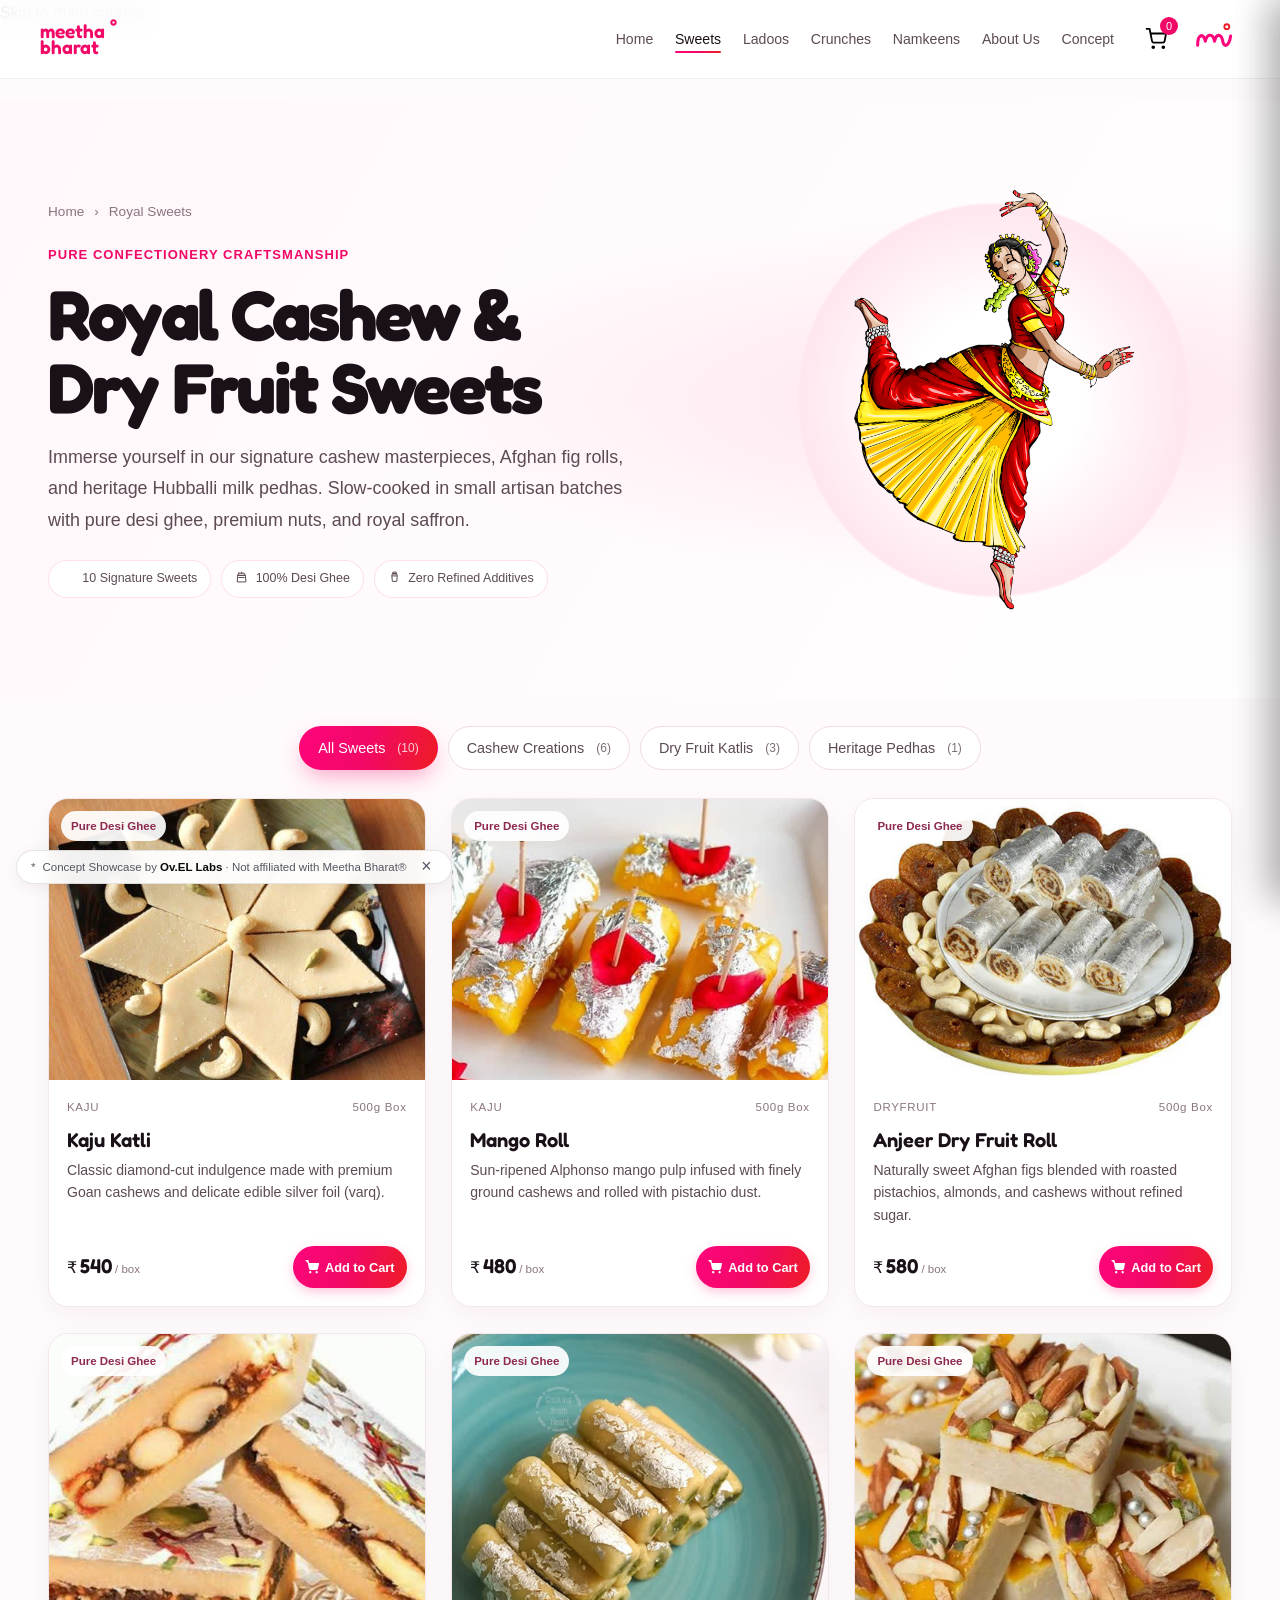
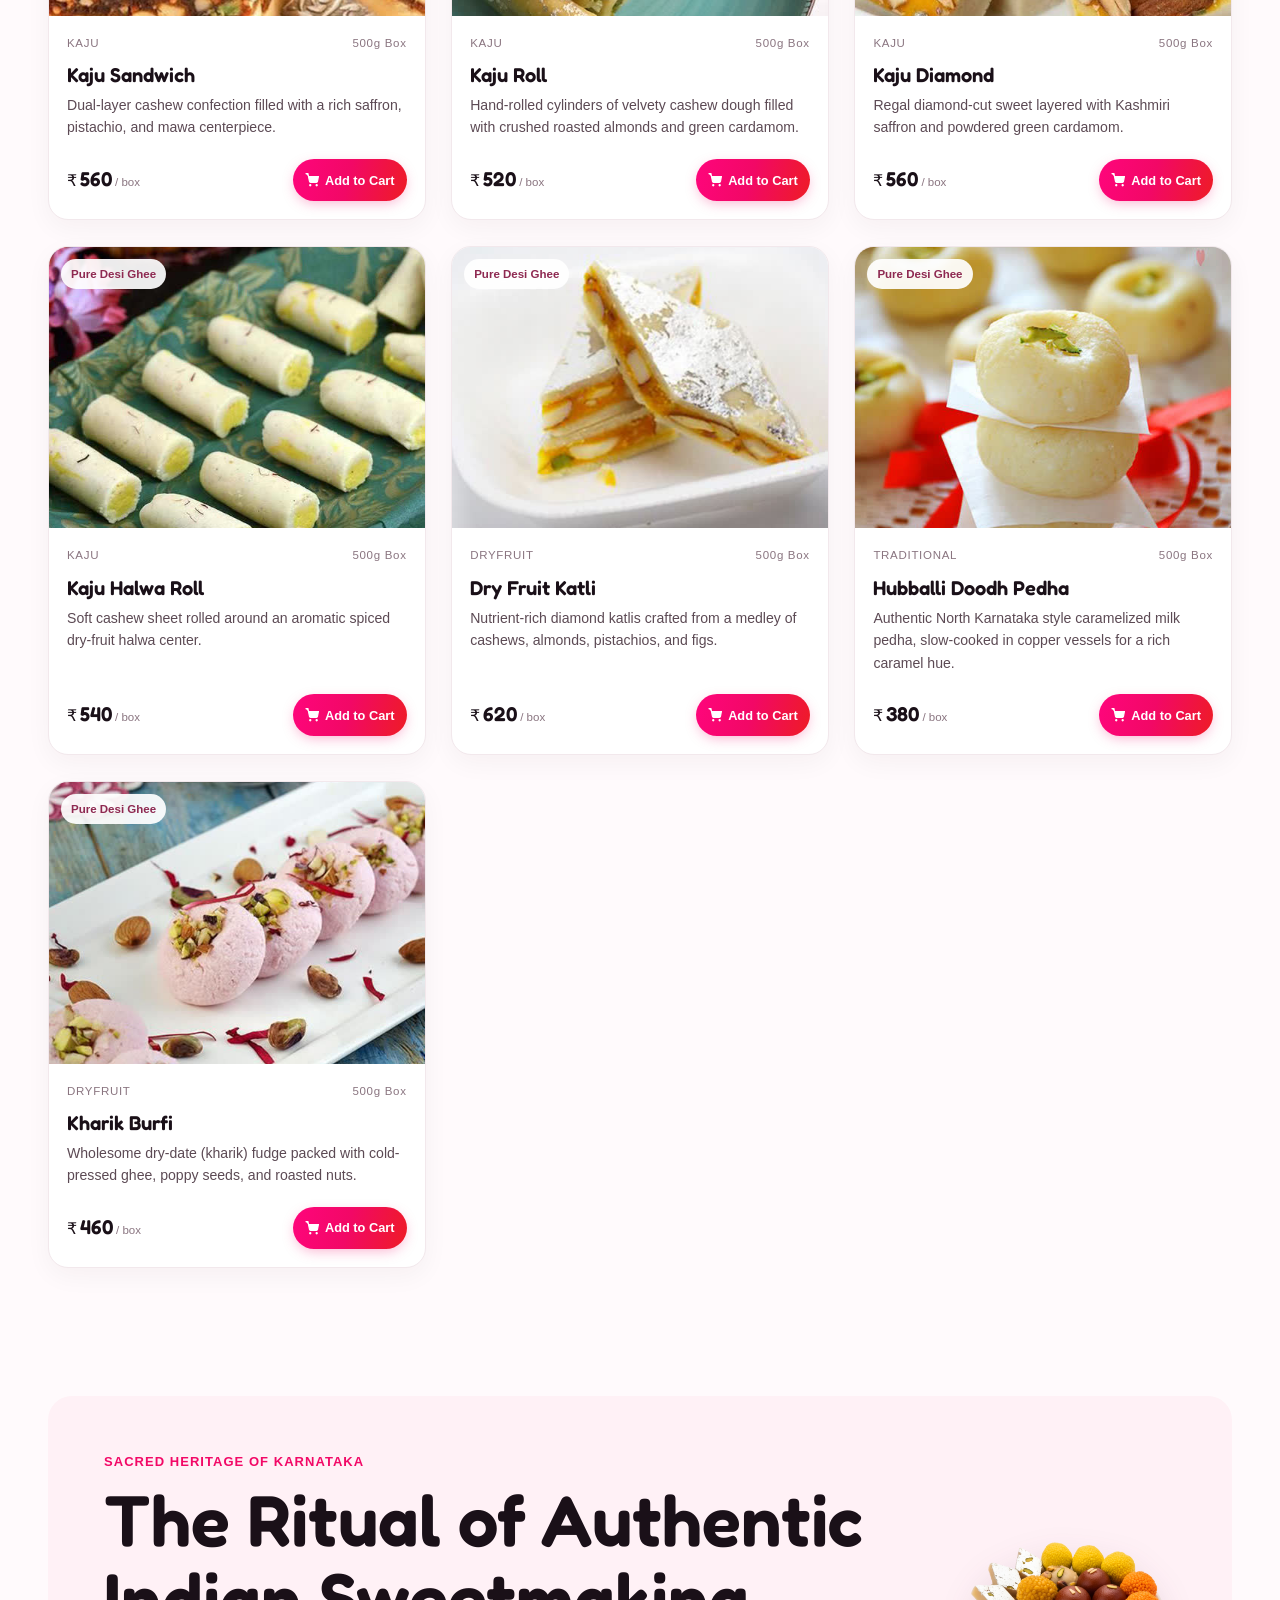
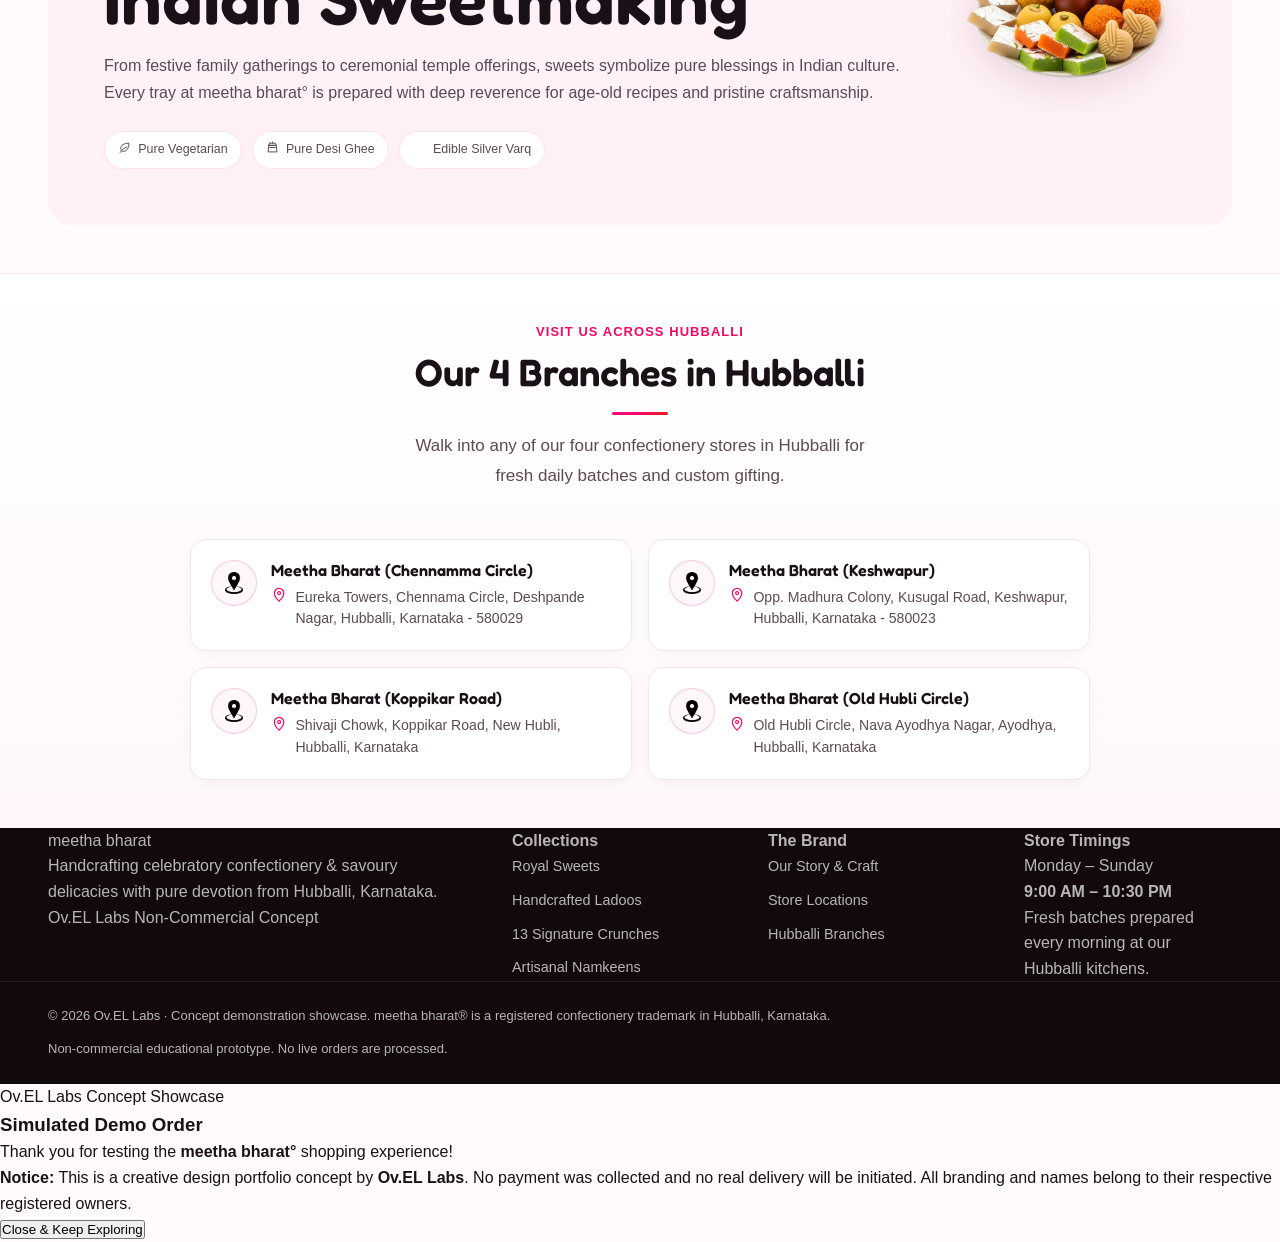
<file: sweets.html>
<!doctype html>
<html lang="en">
<head>
  <meta charset="utf-8">
  <meta name="viewport" content="width=device-width, initial-scale=1">

  <!-- SEO: Unique, descriptive title — primary topic first, brand last (SEOSKILL.md) -->
  <title>Artisanal Cashew Katlis &amp; Royal Sweets | meetha bharat° Hubbali</title>
  <meta name="description" content="Discover 10 authentic Indian sweets: Kaju Katli, Mango Roll, Anjeer Roll, Kaju Sandwich, Kharik Burfi &amp; Hubballi Doodh Pedha. Pure ghee, handcrafted in Hubballi.">

  <!-- Canonical URL -->
  <link rel="canonical" href="https://meethabharat.com/sweets">
  <meta name="robots" content="index, follow, max-image-preview:large">

  <!-- Open Graph -->
  <meta property="og:type" content="website">
  <meta property="og:title" content="Artisanal Royal Sweets &amp; Katlis | meetha bharat°">
  <meta property="og:description" content="10 authentic handcrafted cashew sweets, dry fruit katlis, and Dharwad-style milk pedhas prepared with pure ingredients in Hubballi.">
  <meta property="og:url" content="https://meethabharat.com/sweets">
  <meta property="og:image" content="https://meethabharat.com/assets/1.-Kaju-Katli.jpg">
  <meta property="og:site_name" content="meetha bharat°">
  <meta property="og:locale" content="en_IN">

  <!-- Twitter Card -->
  <meta name="twitter:card" content="summary_large_image">
  <meta name="twitter:title" content="Artisanal Royal Sweets | meetha bharat°">
  <meta name="twitter:description" content="Handcrafted Indian sweets from Hubbali, Karnataka. Concept Showcase by Ov.EL Labs.">
  <meta name="twitter:image" content="https://meethabharat.com/assets/1.-Kaju-Katli.jpg">

  <!-- Favicon -->
  <link rel="icon" href="assets/icons/favicon.svg" type="image/svg+xml">

  <!-- Google Fonts: Fredoka & Outfit -->
  <link rel="preconnect" href="https://fonts.googleapis.com">
  <link rel="preconnect" href="https://fonts.gstatic.com" crossorigin>
  <link href="https://fonts.googleapis.com/css2?family=Fredoka:wght@400;500;600;700&family=Outfit:wght@300;400;500;600;700&display=swap" rel="stylesheet">

  <!-- Stylesheet -->
  <link rel="stylesheet" href="assets/css/main.css">

  <!-- Structured Data: BreadcrumbList + ItemList -->
  <script type="application/ld+json">
  {
    "@context": "https://schema.org",
    "@graph": [
      {
        "@type": "BreadcrumbList",
        "itemListElement": [
          { "@type": "ListItem", "position": 1, "name": "Home", "item": "https://meethabharat.com/" },
          { "@type": "ListItem", "position": 2, "name": "Royal Sweets", "item": "https://meethabharat.com/sweets" }
        ]
      },
      {
        "@type": "ItemList",
        "name": "Authentic Sweets & Katlis Collection",
        "description": "10 pure handcrafted cashew sweets and dry fruit rolls by meetha bharat°",
        "numberOfItems": 10,
        "itemListElement": [
          { "@type": "ListItem", "position": 1, "name": "Kaju Katli" },
          { "@type": "ListItem", "position": 2, "name": "Mango Roll" },
          { "@type": "ListItem", "position": 3, "name": "Anjeer Dry Fruit Roll" },
          { "@type": "ListItem", "position": 4, "name": "Kaju Sandwich" },
          { "@type": "ListItem", "position": 5, "name": "Kaju Roll" },
          { "@type": "ListItem", "position": 6, "name": "Kaju Diamond" },
          { "@type": "ListItem", "position": 7, "name": "Kaju Halwa Roll" },
          { "@type": "ListItem", "position": 8, "name": "Dry Fruit Katli" },
          { "@type": "ListItem", "position": 9, "name": "Hubballi Doodh Pedha" },
          { "@type": "ListItem", "position": 10, "name": "Kharik Burfi" }
        ]
      }
    ]
  }
  </script>
</head>
<body class="page-sweets">

  <!-- Pre-roll Bumper (Dismisses smoothly or on Skip button) -->
  <div id="ovelPreRoll" class="ovel-preroll-overlay">
    <div class="ovel-composition">
      <div class="ovel-logo-block">
        <svg viewBox="0 0 470 165" width="240" aria-label="Ov.EL LABS">
          <g class="ovel-glyphs" fill="#0A0A0D">
            <path fill-rule="evenodd" d="M 78 28 C 115 28, 140 53, 140 88 C 140 123, 115 148, 78 148 C 41 148, 16 123, 16 88 C 16 53, 41 28, 78 28 Z M 78 52 C 56 52, 41 67, 41 88 C 41 109, 56 124, 78 124 C 100 124, 115 109, 115 88 C 115 67, 100 52, 78 52 Z"/>
            <path d="M 152 60 C 150 54, 154 50, 160 50 L 171 50 C 176 50, 179 53, 181 58 L 198 112 C 199 115, 201 115, 202 112 L 219 58 C 221 53, 224 50, 229 50 L 240 50 C 246 50, 250 54, 248 60 L 216 140 C 214 145, 210 147, 204 147 L 196 147 C 190 147, 186 145, 184 140 Z"/>
            <path d="M 278 36 C 278 31, 281 28, 286 28 L 352 28 C 357 28, 360 31, 360 36 L 360 44 C 360 49, 357 52, 352 52 L 303 52 L 303 76 L 346 76 C 351 76, 354 79, 354 84 L 354 91 C 354 96, 351 99, 346 99 L 303 99 L 303 123 L 354 123 C 359 123, 362 126, 362 131 L 362 139 C 362 144, 359 147, 354 147 L 286 147 C 281 147, 278 144, 278 139 Z"/>
            <path d="M 374 36 C 374 31, 377 28, 382 28 L 391 28 C 396 28, 399 31, 399 36 L 399 123 L 442 123 C 447 123, 450 126, 450 131 L 450 139 C 450 144, 447 147, 442 147 L 382 147 C 377 147, 374 144, 374 139 Z"/>
          </g>
          <circle class="ovel-dot" cx="255" cy="134" r="13.5" fill="#6214E8"/>
          <g fill="#6214E8" font-family="Inter, sans-serif" font-weight="800" font-size="15.5" letter-spacing="1.5">
            <text x="421" y="114" transform="rotate(-90 421 114)">L</text>
            <text x="421" y="94" transform="rotate(-90 421 94)">A</text>
            <text x="421" y="73" transform="rotate(-90 421 73)">B</text>
            <text x="421" y="52" transform="rotate(-90 421 52)">S</text>
          </g>
        </svg>
        <span class="ovel-sub">WEB AGENCY</span>
      </div>
      <div class="ovel-rule"></div>
      <div class="ovel-copy">
        <h2>Independent Concept Showcase</h2>
        <p>
          This project is a non-commercial concept created by <strong>Ov.EL Labs</strong>
          to showcase modern e-commerce web design. It is not affiliated with
          <strong>meetha bharat°</strong>, and no real commercial transactions take place.
        </p>
      </div>
      <button type="button" class="ovel-skip-btn" id="ovelSkipBtn" aria-label="Skip Intro to Site">Skip Intro &rarr;</button>
    </div>
    <div class="ovel-progress-track">
      <div class="ovel-progress-fill"></div>
    </div>
  </div>

  <!-- Accessible Skip Link -->
  <a href="#main-content" class="skip-to-content">Skip to main content</a>

  <!-- ============================================================
       SITE HEADER
       ============================================================ -->
  <header class="site-header" id="site-header">
    <div class="header-container">
      <a href="/" class="brand-logo" aria-label="meetha bharat homepage">
        <span class="logo-text-meetha">meetha</span>
        <span class="logo-text-bharat">bharat</span>
        <span class="logo-degree" aria-hidden="true">°</span>
      </a>

      <!-- Primary Navigation -->
      <nav aria-label="Main navigation">
        <ul class="nav-links">
          <li><a href="/">Home</a></li>
          <li><a href="/sweets" aria-current="page">Sweets</a></li>
          <li><a href="/ladoos">Ladoos</a></li>
          <li><a href="/crunches">Crunches</a></li>
          <li><a href="/namkeens">Namkeens</a></li>
          <li><a href="/about">About Us</a></li>
          <li><a href="/about">Concept</a></li>
        </ul>
      </nav>

      <!-- Header Actions: Cart & Mobile Hamburger -->
      <div class="header-actions">
        <button type="button"
                class="header-cart-btn"
                id="cartToggleBtn"
                aria-label="View shopping cart"
                aria-haspopup="dialog">
          <svg viewBox="0 0 24 24" width="22" height="22" fill="none" stroke="currentColor" stroke-width="2" aria-hidden="true">
            <circle cx="9" cy="21" r="1"/>
            <circle cx="20" cy="21" r="1"/>
            <path d="M1 1h4l2.68 13.39a2 2 0 0 0 2 1.61h9.72a2 2 0 0 0 2-1.61L23 6H6"/>
          </svg>
          <span class="cart-count" id="cartBadgeCount" aria-label="0 items in cart">0</span>
        </button>

        <button type="button" class="mb-ham-btn" id="menuToggleBtn" aria-label="Toggle Menu" aria-expanded="false">
          <svg viewBox="0 0 60 60" width="46" height="46">
            <path class="ham-mb-ribbon"
                  d="M 10 38 C 10 23, 18 22, 20 33 C 22 23, 30 22, 32 33 C 34 23, 41 22, 43 34 C 44 41, 51 40, 53 26"
                  fill="none" stroke="#FF057C" stroke-width="4" stroke-linecap="round" stroke-linejoin="round" />
            <line class="ham-x" x1="18" y1="18" x2="42" y2="42" stroke="#EE1C25" stroke-width="4.2" stroke-linecap="round" />
            <line class="ham-x" x1="42" y1="18" x2="18" y2="42" stroke="#EE1C25" stroke-width="4.2" stroke-linecap="round" />
            <circle cx="48" cy="14" r="3.2" fill="none" stroke="#EE1C25" stroke-width="2.4" />
          </svg>
        </button>
      </div>
    </div>
  </header>

  <!-- Mobile Drawer Navigation -->
  <div class="mobile-nav" id="mobileNav" aria-label="Mobile navigation menu" role="dialog" aria-modal="true">
    <div class="mobile-nav-inner">
      <ul class="mobile-nav-links">
        <li><a href="/">Home</a></li>
        <li><a href="/sweets" aria-current="page">Sweets</a></li>
        <li><a href="/ladoos">Ladoos</a></li>
        <li><a href="/crunches">Crunches</a></li>
        <li><a href="/namkeens">Namkeens</a></li>
        <li><a href="/about">About Us</a></li>
        <li><a href="/about">Concept</a></li>
      </ul>
      <div class="mobile-nav-demo-tag">
        <span>Ov.EL Labs Concept Showcase</span>
      </div>
    </div>
  </div>

  <main id="main-content">
    <!-- ============================================================
         CATEGORY HERO WITH CLASSICAL DANCER ART
         ============================================================ -->
    <section class="category-hero" aria-labelledby="sweets-hero-title">
      <div class="container category-hero-inner">
        <div class="category-hero-text reveal">
          <nav aria-label="Breadcrumb" class="breadcrumb-nav">
            <ol>
              <li><a href="/">Home</a></li>
              <li aria-hidden="true">&rsaquo;</li>
              <li aria-current="page">Royal Sweets</li>
            </ol>
          </nav>
          <span class="eyebrow">Pure Confectionery Craftsmanship</span>
          <h1 id="sweets-hero-title" class="category-hero-title">
            Royal Cashew &amp; Dry Fruit Sweets
          </h1>
          <p class="category-hero-subtitle">
            Immerse yourself in our signature cashew masterpieces, Afghan fig rolls, and heritage Hubballi milk pedhas.
            Slow-cooked in small artisan batches with pure desi ghee, premium nuts, and royal saffron.
          </p>
          <div class="category-hero-meta">
            <span class="meta-pill"><svg class="ui-icon ui-icon-inline" aria-hidden="true"><use href="assets/icons/icons.svg#sparkles"></use></svg> 10 Signature Sweets</span>
            <span class="meta-pill"><svg class="ui-icon ui-icon-inline" aria-hidden="true"><use href="assets/icons/icons.svg#ghee"></use></svg> 100% Desi Ghee</span>
            <span class="meta-pill"><svg class="ui-icon ui-icon-inline" aria-hidden="true"><use href="assets/icons/icons.svg#honey"></use></svg> Zero Refined Additives</span>
          </div>
        </div>

        <div class="category-hero-media reveal">
          <div class="mandala-glow-frame">
            <img src="assets/cultural/classical-dancer.png"
                 alt="Classical Indian dancer celebrating royal traditions"
                 class="hero-cultural-art"
                 width="400" height="440">
          </div>
        </div>
      </div>
    </section>

    <!-- ============================================================
         FILTER TABS
         ============================================================ -->
    <section class="products-filter-section" aria-label="Filter sweets by category">
      <div class="container">
        <div class="filter-bar" role="tablist">
          <button class="filter-btn active" data-filter="all" role="tab" aria-selected="true">
            All Sweets <span class="filter-count">(10)</span>
          </button>
          <button class="filter-btn" data-filter="kaju" role="tab" aria-selected="false">
            Cashew Creations <span class="filter-count">(6)</span>
          </button>
          <button class="filter-btn" data-filter="dryfruit" role="tab" aria-selected="false">
            Dry Fruit Katlis <span class="filter-count">(3)</span>
          </button>
          <button class="filter-btn" data-filter="traditional" role="tab" aria-selected="false">
            Heritage Pedhas <span class="filter-count">(1)</span>
          </button>
        </div>
      </div>
    </section>

    <!-- ============================================================
         PRODUCTS GRID
         ============================================================ -->
    <section class="products-section" aria-label="Royal sweets collection">
      <div class="container">
        <div class="products-grid" id="productsGrid">
          <!-- 1. Kaju Katli -->
          <article class="product-card reveal" data-category="kaju">
            <div class="product-card-media">
              <img src="assets/1.-Kaju-Katli.jpg"
                   alt="Kaju Katli handcrafted Indian sweet"
                   width="400" height="300"
                   decoding="async">
              <span class="product-badge">Pure Desi Ghee</span>
            </div>
            <div class="product-card-body">
              <div class="product-meta">
                <span class="product-tag">KAJU</span>
                <span class="product-pack">500g Box</span>
              </div>
              <h3 class="product-title">Kaju Katli</h3>
              <p class="product-desc">Classic diamond-cut indulgence made with premium Goan cashews and delicate edible silver foil (varq).</p>
              <div class="product-footer">
                <div class="product-pricing">
                  <span class="product-currency">₹</span>
                  <span class="product-price">540</span>
                  <span class="product-unit">/ box</span>
                </div>
                <button type="button"
                        class="btn-add-cart"
                        data-id="sweet-1"
                        data-name="Kaju Katli"
                        data-price="540"
                        data-weight="500g"
                        data-image="assets/1.-Kaju-Katli.jpg"
                        aria-label="Add Kaju Katli to cart">
                  <svg viewBox="0 0 24 24" width="18" height="18" fill="none" stroke="currentColor" stroke-width="2" aria-hidden="true">
                    <circle cx="9" cy="21" r="1"/>
                    <circle cx="20" cy="21" r="1"/>
                    <path d="M1 1h4l2.68 13.39a2 2 0 0 0 2 1.61h9.72a2 2 0 0 0 2-1.61L23 6H6"/>
                  </svg>
                  <span>Add to Cart</span>
                </button>
              </div>
            </div>
          </article>

          <!-- 2. Mango Roll -->
          <article class="product-card reveal" data-category="kaju">
            <div class="product-card-media">
              <img src="assets/Mango roll.jpg"
                   alt="Mango Roll handcrafted Indian sweet"
                   width="400" height="300"
                   decoding="async">
              <span class="product-badge">Pure Desi Ghee</span>
            </div>
            <div class="product-card-body">
              <div class="product-meta">
                <span class="product-tag">KAJU</span>
                <span class="product-pack">500g Box</span>
              </div>
              <h3 class="product-title">Mango Roll</h3>
              <p class="product-desc">Sun-ripened Alphonso mango pulp infused with finely ground cashews and rolled with pistachio dust.</p>
              <div class="product-footer">
                <div class="product-pricing">
                  <span class="product-currency">₹</span>
                  <span class="product-price">480</span>
                  <span class="product-unit">/ box</span>
                </div>
                <button type="button"
                        class="btn-add-cart"
                        data-id="sweet-2"
                        data-name="Mango Roll"
                        data-price="480"
                        data-weight="500g"
                        data-image="assets/Mango roll.jpg"
                        aria-label="Add Mango Roll to cart">
                  <svg viewBox="0 0 24 24" width="18" height="18" fill="none" stroke="currentColor" stroke-width="2" aria-hidden="true">
                    <circle cx="9" cy="21" r="1"/>
                    <circle cx="20" cy="21" r="1"/>
                    <path d="M1 1h4l2.68 13.39a2 2 0 0 0 2 1.61h9.72a2 2 0 0 0 2-1.61L23 6H6"/>
                  </svg>
                  <span>Add to Cart</span>
                </button>
              </div>
            </div>
          </article>

          <!-- 3. Anjeer Dry Fruit Roll -->
          <article class="product-card reveal" data-category="dryfruit">
            <div class="product-card-media">
              <img src="assets/Anjeer dry fruit roll .jpg"
                   alt="Anjeer Dry Fruit Roll handcrafted Indian sweet"
                   width="400" height="300"
                   decoding="async">
              <span class="product-badge">Pure Desi Ghee</span>
            </div>
            <div class="product-card-body">
              <div class="product-meta">
                <span class="product-tag">DRYFRUIT</span>
                <span class="product-pack">500g Box</span>
              </div>
              <h3 class="product-title">Anjeer Dry Fruit Roll</h3>
              <p class="product-desc">Naturally sweet Afghan figs blended with roasted pistachios, almonds, and cashews without refined sugar.</p>
              <div class="product-footer">
                <div class="product-pricing">
                  <span class="product-currency">₹</span>
                  <span class="product-price">580</span>
                  <span class="product-unit">/ box</span>
                </div>
                <button type="button"
                        class="btn-add-cart"
                        data-id="sweet-3"
                        data-name="Anjeer Dry Fruit Roll"
                        data-price="580"
                        data-weight="500g"
                        data-image="assets/Anjeer dry fruit roll .jpg"
                        aria-label="Add Anjeer Dry Fruit Roll to cart">
                  <svg viewBox="0 0 24 24" width="18" height="18" fill="none" stroke="currentColor" stroke-width="2" aria-hidden="true">
                    <circle cx="9" cy="21" r="1"/>
                    <circle cx="20" cy="21" r="1"/>
                    <path d="M1 1h4l2.68 13.39a2 2 0 0 0 2 1.61h9.72a2 2 0 0 0 2-1.61L23 6H6"/>
                  </svg>
                  <span>Add to Cart</span>
                </button>
              </div>
            </div>
          </article>

          <!-- 4. Kaju Sandwich -->
          <article class="product-card reveal" data-category="kaju">
            <div class="product-card-media">
              <img src="assets/Kaju-Sandwhich.jpg"
                   alt="Kaju Sandwich handcrafted Indian sweet"
                   width="400" height="300"
                   decoding="async">
              <span class="product-badge">Pure Desi Ghee</span>
            </div>
            <div class="product-card-body">
              <div class="product-meta">
                <span class="product-tag">KAJU</span>
                <span class="product-pack">500g Box</span>
              </div>
              <h3 class="product-title">Kaju Sandwich</h3>
              <p class="product-desc">Dual-layer cashew confection filled with a rich saffron, pistachio, and mawa centerpiece.</p>
              <div class="product-footer">
                <div class="product-pricing">
                  <span class="product-currency">₹</span>
                  <span class="product-price">560</span>
                  <span class="product-unit">/ box</span>
                </div>
                <button type="button"
                        class="btn-add-cart"
                        data-id="sweet-4"
                        data-name="Kaju Sandwich"
                        data-price="560"
                        data-weight="500g"
                        data-image="assets/Kaju-Sandwhich.jpg"
                        aria-label="Add Kaju Sandwich to cart">
                  <svg viewBox="0 0 24 24" width="18" height="18" fill="none" stroke="currentColor" stroke-width="2" aria-hidden="true">
                    <circle cx="9" cy="21" r="1"/>
                    <circle cx="20" cy="21" r="1"/>
                    <path d="M1 1h4l2.68 13.39a2 2 0 0 0 2 1.61h9.72a2 2 0 0 0 2-1.61L23 6H6"/>
                  </svg>
                  <span>Add to Cart</span>
                </button>
              </div>
            </div>
          </article>

          <!-- 5. Kaju Roll -->
          <article class="product-card reveal" data-category="kaju">
            <div class="product-card-media">
              <img src="assets/Kaju-roll.jpg"
                   alt="Kaju Roll handcrafted Indian sweet"
                   width="400" height="300"
                   decoding="async">
              <span class="product-badge">Pure Desi Ghee</span>
            </div>
            <div class="product-card-body">
              <div class="product-meta">
                <span class="product-tag">KAJU</span>
                <span class="product-pack">500g Box</span>
              </div>
              <h3 class="product-title">Kaju Roll</h3>
              <p class="product-desc">Hand-rolled cylinders of velvety cashew dough filled with crushed roasted almonds and green cardamom.</p>
              <div class="product-footer">
                <div class="product-pricing">
                  <span class="product-currency">₹</span>
                  <span class="product-price">520</span>
                  <span class="product-unit">/ box</span>
                </div>
                <button type="button"
                        class="btn-add-cart"
                        data-id="sweet-5"
                        data-name="Kaju Roll"
                        data-price="520"
                        data-weight="500g"
                        data-image="assets/Kaju-roll.jpg"
                        aria-label="Add Kaju Roll to cart">
                  <svg viewBox="0 0 24 24" width="18" height="18" fill="none" stroke="currentColor" stroke-width="2" aria-hidden="true">
                    <circle cx="9" cy="21" r="1"/>
                    <circle cx="20" cy="21" r="1"/>
                    <path d="M1 1h4l2.68 13.39a2 2 0 0 0 2 1.61h9.72a2 2 0 0 0 2-1.61L23 6H6"/>
                  </svg>
                  <span>Add to Cart</span>
                </button>
              </div>
            </div>
          </article>

          <!-- 6. Kaju Diamond -->
          <article class="product-card reveal" data-category="kaju">
            <div class="product-card-media">
              <img src="assets/kaju-Diamond.jpg"
                   alt="Kaju Diamond handcrafted Indian sweet"
                   width="400" height="300"
                   decoding="async">
              <span class="product-badge">Pure Desi Ghee</span>
            </div>
            <div class="product-card-body">
              <div class="product-meta">
                <span class="product-tag">KAJU</span>
                <span class="product-pack">500g Box</span>
              </div>
              <h3 class="product-title">Kaju Diamond</h3>
              <p class="product-desc">Regal diamond-cut sweet layered with Kashmiri saffron and powdered green cardamom.</p>
              <div class="product-footer">
                <div class="product-pricing">
                  <span class="product-currency">₹</span>
                  <span class="product-price">560</span>
                  <span class="product-unit">/ box</span>
                </div>
                <button type="button"
                        class="btn-add-cart"
                        data-id="sweet-6"
                        data-name="Kaju Diamond"
                        data-price="560"
                        data-weight="500g"
                        data-image="assets/kaju-Diamond.jpg"
                        aria-label="Add Kaju Diamond to cart">
                  <svg viewBox="0 0 24 24" width="18" height="18" fill="none" stroke="currentColor" stroke-width="2" aria-hidden="true">
                    <circle cx="9" cy="21" r="1"/>
                    <circle cx="20" cy="21" r="1"/>
                    <path d="M1 1h4l2.68 13.39a2 2 0 0 0 2 1.61h9.72a2 2 0 0 0 2-1.61L23 6H6"/>
                  </svg>
                  <span>Add to Cart</span>
                </button>
              </div>
            </div>
          </article>

          <!-- 7. Kaju Halwa Roll -->
          <article class="product-card reveal" data-category="kaju">
            <div class="product-card-media">
              <img src="assets/kaju-jalwa-roll.jpg"
                   alt="Kaju Halwa Roll handcrafted Indian sweet"
                   width="400" height="300"
                   decoding="async">
              <span class="product-badge">Pure Desi Ghee</span>
            </div>
            <div class="product-card-body">
              <div class="product-meta">
                <span class="product-tag">KAJU</span>
                <span class="product-pack">500g Box</span>
              </div>
              <h3 class="product-title">Kaju Halwa Roll</h3>
              <p class="product-desc">Soft cashew sheet rolled around an aromatic spiced dry-fruit halwa center.</p>
              <div class="product-footer">
                <div class="product-pricing">
                  <span class="product-currency">₹</span>
                  <span class="product-price">540</span>
                  <span class="product-unit">/ box</span>
                </div>
                <button type="button"
                        class="btn-add-cart"
                        data-id="sweet-7"
                        data-name="Kaju Halwa Roll"
                        data-price="540"
                        data-weight="500g"
                        data-image="assets/kaju-jalwa-roll.jpg"
                        aria-label="Add Kaju Halwa Roll to cart">
                  <svg viewBox="0 0 24 24" width="18" height="18" fill="none" stroke="currentColor" stroke-width="2" aria-hidden="true">
                    <circle cx="9" cy="21" r="1"/>
                    <circle cx="20" cy="21" r="1"/>
                    <path d="M1 1h4l2.68 13.39a2 2 0 0 0 2 1.61h9.72a2 2 0 0 0 2-1.61L23 6H6"/>
                  </svg>
                  <span>Add to Cart</span>
                </button>
              </div>
            </div>
          </article>

          <!-- 8. Dry Fruit Katli -->
          <article class="product-card reveal" data-category="dryfruit">
            <div class="product-card-media">
              <img src="assets/Dry-fruit katli.jpg"
                   alt="Dry Fruit Katli handcrafted Indian sweet"
                   width="400" height="300"
                   decoding="async">
              <span class="product-badge">Pure Desi Ghee</span>
            </div>
            <div class="product-card-body">
              <div class="product-meta">
                <span class="product-tag">DRYFRUIT</span>
                <span class="product-pack">500g Box</span>
              </div>
              <h3 class="product-title">Dry Fruit Katli</h3>
              <p class="product-desc">Nutrient-rich diamond katlis crafted from a medley of cashews, almonds, pistachios, and figs.</p>
              <div class="product-footer">
                <div class="product-pricing">
                  <span class="product-currency">₹</span>
                  <span class="product-price">620</span>
                  <span class="product-unit">/ box</span>
                </div>
                <button type="button"
                        class="btn-add-cart"
                        data-id="sweet-8"
                        data-name="Dry Fruit Katli"
                        data-price="620"
                        data-weight="500g"
                        data-image="assets/Dry-fruit katli.jpg"
                        aria-label="Add Dry Fruit Katli to cart">
                  <svg viewBox="0 0 24 24" width="18" height="18" fill="none" stroke="currentColor" stroke-width="2" aria-hidden="true">
                    <circle cx="9" cy="21" r="1"/>
                    <circle cx="20" cy="21" r="1"/>
                    <path d="M1 1h4l2.68 13.39a2 2 0 0 0 2 1.61h9.72a2 2 0 0 0 2-1.61L23 6H6"/>
                  </svg>
                  <span>Add to Cart</span>
                </button>
              </div>
            </div>
          </article>

          <!-- 9. Hubballi Doodh Pedha -->
          <article class="product-card reveal" data-category="traditional">
            <div class="product-card-media">
              <img src="assets/doodg-pedha.jpg"
                   alt="Hubballi Doodh Pedha handcrafted Indian sweet"
                   width="400" height="300"
                   decoding="async">
              <span class="product-badge">Pure Desi Ghee</span>
            </div>
            <div class="product-card-body">
              <div class="product-meta">
                <span class="product-tag">TRADITIONAL</span>
                <span class="product-pack">500g Box</span>
              </div>
              <h3 class="product-title">Hubballi Doodh Pedha</h3>
              <p class="product-desc">Authentic North Karnataka style caramelized milk pedha, slow-cooked in copper vessels for a rich caramel hue.</p>
              <div class="product-footer">
                <div class="product-pricing">
                  <span class="product-currency">₹</span>
                  <span class="product-price">380</span>
                  <span class="product-unit">/ box</span>
                </div>
                <button type="button"
                        class="btn-add-cart"
                        data-id="sweet-9"
                        data-name="Hubballi Doodh Pedha"
                        data-price="380"
                        data-weight="500g"
                        data-image="assets/doodg-pedha.jpg"
                        aria-label="Add Hubballi Doodh Pedha to cart">
                  <svg viewBox="0 0 24 24" width="18" height="18" fill="none" stroke="currentColor" stroke-width="2" aria-hidden="true">
                    <circle cx="9" cy="21" r="1"/>
                    <circle cx="20" cy="21" r="1"/>
                    <path d="M1 1h4l2.68 13.39a2 2 0 0 0 2 1.61h9.72a2 2 0 0 0 2-1.61L23 6H6"/>
                  </svg>
                  <span>Add to Cart</span>
                </button>
              </div>
            </div>
          </article>

          <!-- 10. Kharik Burfi -->
          <article class="product-card reveal" data-category="dryfruit">
            <div class="product-card-media">
              <img src="assets/kharik-burfi.jpg"
                   alt="Kharik Burfi handcrafted Indian sweet"
                   width="400" height="300"
                   decoding="async">
              <span class="product-badge">Pure Desi Ghee</span>
            </div>
            <div class="product-card-body">
              <div class="product-meta">
                <span class="product-tag">DRYFRUIT</span>
                <span class="product-pack">500g Box</span>
              </div>
              <h3 class="product-title">Kharik Burfi</h3>
              <p class="product-desc">Wholesome dry-date (kharik) fudge packed with cold-pressed ghee, poppy seeds, and roasted nuts.</p>
              <div class="product-footer">
                <div class="product-pricing">
                  <span class="product-currency">₹</span>
                  <span class="product-price">460</span>
                  <span class="product-unit">/ box</span>
                </div>
                <button type="button"
                        class="btn-add-cart"
                        data-id="sweet-10"
                        data-name="Kharik Burfi"
                        data-price="460"
                        data-weight="500g"
                        data-image="assets/kharik-burfi.jpg"
                        aria-label="Add Kharik Burfi to cart">
                  <svg viewBox="0 0 24 24" width="18" height="18" fill="none" stroke="currentColor" stroke-width="2" aria-hidden="true">
                    <circle cx="9" cy="21" r="1"/>
                    <circle cx="20" cy="21" r="1"/>
                    <path d="M1 1h4l2.68 13.39a2 2 0 0 0 2 1.61h9.72a2 2 0 0 0 2-1.61L23 6H6"/>
                  </svg>
                  <span>Add to Cart</span>
                </button>
              </div>
            </div>
          </article>
        </div>
      </div>
    </section>

    <!-- ============================================================
         CULTURAL CELEBRATION BANNER
         ============================================================ -->
    <section class="cultural-banner-section reveal" aria-labelledby="cultural-banner-title">
      <div class="container">
        <div class="cultural-banner-card">
          <div class="cultural-banner-text">
            <span class="eyebrow">Sacred Heritage of Karnataka</span>
            <h2 id="cultural-banner-title" class="banner-title">The Ritual of Authentic Indian Sweetmaking</h2>
            <p>
              From festive family gatherings to ceremonial temple offerings, sweets symbolize pure blessings in Indian culture.
              Every tray at meetha bharat° is prepared with deep reverence for age-old recipes and pristine craftsmanship.
            </p>
            <div class="banner-badges">
              <span><svg class="ui-icon ui-icon-inline" aria-hidden="true"><use href="assets/icons/icons.svg#leaf"></use></svg> Pure Vegetarian</span>
              <span><svg class="ui-icon ui-icon-inline" aria-hidden="true"><use href="assets/icons/icons.svg#ghee"></use></svg> Pure Desi Ghee</span>
              <span><svg class="ui-icon ui-icon-inline" aria-hidden="true"><use href="assets/icons/icons.svg#sparkles"></use></svg> Edible Silver Varq</span>
            </div>
          </div>
          <div class="cultural-banner-art">
            <img src="assets/cultural/—Pngtree—colorful%20assortment%20of%20traditional%20indian_23203044.png"
                 alt="A colourful assortment of traditional Indian sweets"
                 width="260" height="260"
                >
          </div>
        </div>
      </div>
    </section>

    <!-- ============================================================
         HUBBALLI BRANCHES (Clean 4-branch grid without screenshot)
         ============================================================ -->
    <section class="branches-section" aria-labelledby="branches-heading">
      <div class="container">
        <div class="section-header reveal">
          <span class="eyebrow">Visit Us Across Hubballi</span>
          <h2 id="branches-heading" class="section-title">Our 4 Branches in Hubballi</h2>
          <div class="gradient-divider"></div>
          <p class="section-subtitle">
            Walk into any of our four confectionery stores in Hubballi for fresh daily batches and custom gifting.
          </p>
        </div>

        <div class="branches-grid-clean reveal">
          <!-- Branch 1: Chennamma Circle -->
          <article class="branch-card">
            <div class="branch-badge-icon" aria-hidden="true">
              <img src="assets/icons/icon-location.png" alt="" width="22" height="22">
            </div>
            <div class="branch-info">
              <h3 class="branch-title">Meetha Bharat (Chennamma Circle)</h3>
              <p class="branch-address">
                <span class="branch-address-pin" aria-hidden="true"><svg class="ui-icon ui-icon-inline" aria-hidden="true"><use href="assets/icons/icons.svg#location"></use></svg></span>
                Eureka Towers, Chennama Circle, Deshpande Nagar, Hubballi, Karnataka - 580029
              </p>
            </div>
          </article>

          <!-- Branch 2: Keshwapur -->
          <article class="branch-card">
            <div class="branch-badge-icon" aria-hidden="true">
              <img src="assets/icons/icon-location.png" alt="" width="22" height="22">
            </div>
            <div class="branch-info">
              <h3 class="branch-title">Meetha Bharat (Keshwapur)</h3>
              <p class="branch-address">
                <span class="branch-address-pin" aria-hidden="true"><svg class="ui-icon ui-icon-inline" aria-hidden="true"><use href="assets/icons/icons.svg#location"></use></svg></span>
                Opp. Madhura Colony, Kusugal Road, Keshwapur, Hubballi, Karnataka - 580023
              </p>
            </div>
          </article>

          <!-- Branch 3: Koppikar Road -->
          <article class="branch-card">
            <div class="branch-badge-icon" aria-hidden="true">
              <img src="assets/icons/icon-location.png" alt="" width="22" height="22">
            </div>
            <div class="branch-info">
              <h3 class="branch-title">Meetha Bharat (Koppikar Road)</h3>
              <p class="branch-address">
                <span class="branch-address-pin" aria-hidden="true"><svg class="ui-icon ui-icon-inline" aria-hidden="true"><use href="assets/icons/icons.svg#location"></use></svg></span>
                Shivaji Chowk, Koppikar Road, New Hubli, Hubballi, Karnataka
              </p>
            </div>
          </article>

          <!-- Branch 4: Old Hubli Circle -->
          <article class="branch-card">
            <div class="branch-badge-icon" aria-hidden="true">
              <img src="assets/icons/icon-location.png" alt="" width="22" height="22">
            </div>
            <div class="branch-info">
              <h3 class="branch-title">Meetha Bharat (Old Hubli Circle)</h3>
              <p class="branch-address">
                <span class="branch-address-pin" aria-hidden="true"><svg class="ui-icon ui-icon-inline" aria-hidden="true"><use href="assets/icons/icons.svg#location"></use></svg></span>
                Old Hubli Circle, Nava Ayodhya Nagar, Ayodhya, Hubballi, Karnataka
              </p>
            </div>
          </article>
        </div>
      </div>
    </section>
  </main>

  <!-- ============================================================
       SITE FOOTER (With Ov.EL Labs Demo Concept Notice)
       ============================================================ -->
  <footer class="site-footer" id="site-footer">
    <div class="container footer-grid">
      <div class="footer-col brand-col">
        <div class="footer-logo">
          <span class="logo-text-meetha">meetha</span>
          <span class="logo-text-bharat">bharat</span>
          <span class="logo-degree" aria-hidden="true">°</span>
        </div>
        <p class="footer-tagline">
          Handcrafting celebratory confectionery &amp; savoury delicacies with pure devotion from Hubballi, Karnataka.
        </p>
        <div class="footer-demo-badge">
          <span class="demo-dot"></span>
          <span>Ov.EL Labs Non-Commercial Concept</span>
        </div>
      </div>

      <div class="footer-col links-col">
        <h4 class="footer-heading">Collections</h4>
        <ul class="footer-links">
          <li><a href="/sweets">Royal Sweets</a></li>
          <li><a href="/ladoos">Handcrafted Ladoos</a></li>
          <li><a href="/crunches">13 Signature Crunches</a></li>
          <li><a href="/namkeens">Artisanal Namkeens</a></li>
        </ul>
      </div>

      <div class="footer-col links-col">
        <h4 class="footer-heading">The Brand</h4>
        <ul class="footer-links">
          <li><a href="/about">Our Story &amp; Craft</a></li>
          <li><a href="#branches-heading">Store Locations</a></li>
          <li><a href="#branches-heading">Hubballi Branches</a></li>
        </ul>
      </div>

      <div class="footer-col hours-col">
        <h4 class="footer-heading">Store Timings</h4>
        <p class="footer-hours">Monday &ndash; Sunday<br><strong>9:00 AM &ndash; 10:30 PM</strong></p>
        <p class="footer-hours-note">Fresh batches prepared every morning at our Hubballi kitchens.</p>
      </div>
    </div>

    <div class="footer-bottom">
      <div class="container footer-bottom-inner">
        <p class="copyright">
          &copy; 2026 Ov.EL Labs &middot; Concept demonstration showcase. meetha bharat&reg; is a registered confectionery trademark in Hubballi, Karnataka.
        </p>
        <p class="disclaimer">
          Non-commercial educational prototype. No live orders are processed.
        </p>
      </div>
    </div>
  </footer>

  <!-- ============================================================
       FLOATING DEMO DISCLAIMER PILL (Subtle yet always visible)
       ============================================================ -->
  <div class="ovel-concept-pill" role="note" aria-label="Project disclaimer">
    <span class="pill-star">&ast;</span>
    <span class="pill-text">Concept Showcase by <strong>Ov.EL Labs</strong> &middot; Not affiliated with Meetha Bharat&reg;</span>
  </div>

  <!-- ============================================================
       SHOPPING CART DRAWER (Persistent via cookies & localStorage)
       ============================================================ -->
  <div class="cart-backdrop" id="cartBackdrop" aria-hidden="true"></div>
  <aside class="cart-drawer" id="cartDrawer" role="dialog" aria-modal="true" aria-labelledby="cartDrawerTitle" aria-hidden="true">
    <div class="cart-drawer-header">
      <div class="cart-header-title-wrap">
        <h2 id="cartDrawerTitle" class="cart-header-title">Your Tasting Bag</h2>
        <span class="cart-concept-tag">Demo Order</span>
      </div>
      <button type="button" class="cart-close-btn" id="cartCloseBtn" aria-label="Close cart drawer">&times;</button>
    </div>

    <div class="cart-items-wrap" id="cartItemsWrap">
      <!-- Cart items rendered dynamically by assets/js/site.js -->
    </div>

    <div class="cart-drawer-footer" id="cartDrawerFooter">
      <div class="cart-summary-row">
        <span>Subtotal</span>
        <span id="cartSubtotal">₹0</span>
      </div>
      <div class="cart-summary-row">
        <span>Confectionery GST (5%)</span>
        <span id="cartTax">₹0</span>
      </div>
      <div class="cart-summary-row total-row">
        <span>Grand Total</span>
        <span id="cartGrandTotal">₹0</span>
      </div>
      <p class="cart-disclaimer-note">
        * Simulated Demo Cart &mdash; prices reflect in-store rates in Hubballi.
      </p>
      <button type="button" class="btn-checkout" id="btnCheckout">
        Proceed to Demo Checkout &rarr;
      </button>
    </div>
  </aside>

  <!-- ============================================================
       DEMO CONCEPT CHECKOUT MODAL (No phone or wa.me links)
       ============================================================ -->
  <div class="modal-backdrop" id="checkoutModalBackdrop" aria-hidden="true"></div>
  <div class="concept-checkout-modal" id="checkoutModal" role="dialog" aria-modal="true" aria-labelledby="modalHeading" aria-hidden="true">
    <div class="modal-content">
      <div class="modal-badge">Ov.EL Labs Concept Showcase</div>
      <h3 id="modalHeading" class="modal-title">Simulated Demo Order</h3>
      <p class="modal-lead">
        Thank you for testing the <strong>meetha bharat°</strong> shopping experience!
      </p>
      <div class="modal-order-summary" id="modalOrderSummary">
        <!-- Order recap rendered dynamically by site.js -->
      </div>
      <div class="modal-notice-box">
        <strong>Notice:</strong> This is a creative design portfolio concept by <strong>Ov.EL Labs</strong>.
        No payment was collected and no real delivery will be initiated. All branding and names belong to their respective registered owners.
      </div>
      <div class="modal-actions">
        <button type="button" class="btn-modal-close" id="modalCloseBtn">Close &amp; Keep Exploring</button>
      </div>
    </div>
  </div>

  <!-- Notification Toast Container -->
  <div class="cart-toast" id="cartToast" role="status" aria-live="polite"></div>

  <!-- Shared JavaScript (Cookie cart + GST + Drawer + Reveals) -->
  <script src="assets/js/site.js" defer></script>
</body>
</html>
</file>
<file: assets/css/main.css>
/* ================================================================
   meetha bharat° — Design System
   brand-design.md · design.md · animations.md · writeskill.md
   ================================================================ */

/* ----------------------------------------------------------------
   1. DESIGN TOKENS
   8pt spatial grid · Token-driven, never magic numbers
   ---------------------------------------------------------------- */
:root {
  /* Brand Gradient */
  --brand-pink:    #FF057C;
  --brand-magenta: #F20866;
  --brand-crimson: #EE1C25;
  --mb-gradient:   linear-gradient(105deg, #FF057C 0%, #F20866 48%, #EE1C25 100%);
  --mb-shadow:     0 10px 24px -6px rgba(242, 8, 102, 0.40);

  /* Surfaces */
  --surface-white:  #FFFFFF;
  --surface-blush:  #FFF7FA;
  --surface-blush2: #FFF0F5;
  --surface-dark:   #12090D;

  /* Text */
  --text-primary:   #1a1018;
  --text-secondary: #5c4a54;
  --text-muted:     #8a7580;
  --text-on-dark:   rgba(255, 255, 255, 0.70);

  /* Typography */
  --font-display: 'Fredoka', sans-serif;
  --font-body:    'Inter', sans-serif;

  /* Spacing — 8pt grid */
  --s1:  0.25rem;   /*  4px */
  --s2:  0.5rem;    /*  8px */
  --s3:  0.75rem;   /* 12px */
  --s4:  1rem;      /* 16px */
  --s5:  1.5rem;    /* 24px */
  --s6:  2rem;      /* 32px */
  --s7:  2.5rem;    /* 40px */
  --s8:  3rem;      /* 48px */
  --s10: 4rem;      /* 64px */
  --s12: 5rem;      /* 80px */
  --s14: 6rem;      /* 96px */
  --s16: 8rem;      /* 128px */

  /* Radii */
  --r-sm:   0.5rem;
  --r-md:   0.75rem;
  --r-lg:   1rem;
  --r-xl:   1.5rem;
  --r-2xl:  2rem;
  --r-pill: 9999px;

  /* Transitions (animations.md) */
  --ease-micro:     cubic-bezier(0.22, 1, 0.36, 1);
  --ease-component: cubic-bezier(0.16, 1, 0.3, 1);
  --ease-spring:    cubic-bezier(0.34, 1.56, 0.64, 1);
  --t-micro:        150ms;
  --t-component:    260ms;
}

/* ----------------------------------------------------------------
   2. RESET & BASE
   ---------------------------------------------------------------- */
*, *::before, *::after {
  box-sizing: border-box;
  margin: 0;
  padding: 0;
}

html {
  scroll-behavior: smooth;
  -webkit-text-size-adjust: 100%;
}

body {
  font-family: var(--font-body);
  font-weight: 400;
  color: var(--text-primary);
  background-color: var(--surface-white);
  line-height: 1.6;
  -webkit-font-smoothing: antialiased;
  -moz-osx-font-smoothing: grayscale;
}

img {
  display: block;
  max-width: 100%;
  height: auto;
}

a { color: inherit; text-decoration: none; }

/* WCAG 2.2 AA — visible focus rings on every interactive element */
:focus-visible {
  outline: 2.5px solid var(--brand-pink);
  outline-offset: 3px;
  border-radius: var(--r-sm);
}

/* ----------------------------------------------------------------
   3. TYPOGRAPHY UTILITIES
   ---------------------------------------------------------------- */
.text-gradient {
  background: var(--mb-gradient);
  -webkit-background-clip: text;
  -webkit-text-fill-color: transparent;
  background-clip: text;
}

/* ----------------------------------------------------------------
   4. LAYOUT UTILITIES
   ---------------------------------------------------------------- */
.container {
  max-width: 1280px;
  margin-inline: auto;
  padding-inline: var(--s4);
}

@media (min-width: 640px)  { .container { padding-inline: var(--s5); } }
@media (min-width: 1024px) { .container { padding-inline: var(--s8); } }

.section {
  padding-block: var(--s12);
}

@media (min-width: 1024px) { .section { padding-block: var(--s14); } }

.section-blush  { background-color: var(--surface-blush); }
.section-dark   { background-color: var(--surface-dark);  }

/* ----------------------------------------------------------------
   5. SECTION HEADER
   ---------------------------------------------------------------- */
.section-header {
  text-align: center;
  max-width: 640px;
  margin-inline: auto;
  margin-bottom: var(--s8);
}

.eyebrow {
  display: block;
  font-family: var(--font-body);
  font-weight: 600;
  font-size: 0.8125rem;
  letter-spacing: 0.08em;
  text-transform: uppercase;
  color: var(--brand-magenta);
  margin-bottom: var(--s2);
}

.section-title {
  font-family: var(--font-display);
  font-weight: 600;
  font-size: clamp(1.5rem, 4vw, 2.375rem);
  line-height: 1.2;
  color: var(--text-primary);
  margin-bottom: var(--s3);
  text-wrap: balance;
}

.section-subtitle {
  font-size: clamp(0.9375rem, 2vw, 1.0625rem);
  color: var(--text-secondary);
  line-height: 1.75;
  max-width: 52ch;
  margin-inline: auto;
}

/* ----------------------------------------------------------------
   6. BUTTONS
   brand-design.md: full pill, gradient primary, click ripple
   ---------------------------------------------------------------- */
.btn {
  display: inline-flex;
  align-items: center;
  justify-content: center;
  gap: var(--s2);
  padding: var(--s3) var(--s6);
  border-radius: var(--r-pill);
  font-family: var(--font-body);
  font-weight: 600;
  font-size: 0.9375rem;
  cursor: pointer;
  border: none;
  min-height: 48px;        /* 44px min touch target */
  min-width: 44px;
  transition:
    transform   var(--t-micro) var(--ease-micro),
    box-shadow  var(--t-micro) var(--ease-micro),
    border-color var(--t-micro) var(--ease-micro),
    color       var(--t-micro) var(--ease-micro);
  position: relative;
  overflow: hidden;
}

/* Signature Degree Motif (°) Click Ripple (brand-design.md) */
.mb-ripple-ring {
  position: absolute;
  border-radius: 50%;
  pointer-events: none;
  border: 3.5px solid var(--brand-pink);
  transform: translate(-50%, -50%) scale(0);
  animation: mbRippleExpand 0.65s cubic-bezier(0.22, 1, 0.36, 1) forwards;
}

@keyframes mbRippleExpand {
  0% {
    transform: translate(-50%, -50%) scale(0);
    opacity: 1;
    border-color: var(--brand-pink);
  }
  50% {
    border-color: var(--brand-magenta);
  }
  100% {
    transform: translate(-50%, -50%) scale(1);
    opacity: 0;
    border-color: var(--brand-crimson);
  }
}

@media (prefers-reduced-motion: reduce) {
  .mb-ripple-ring { display: none !important; }
}

.btn:hover  { transform: translateY(-1px); }
.btn:active { transform: translateY(0) scale(0.98); }

.btn-primary {
  background: var(--mb-gradient);
  color: #fff;
  box-shadow: var(--mb-shadow);
}

.btn-primary:hover {
  box-shadow: 0 14px 32px -6px rgba(242, 8, 102, 0.50);
}

.btn-secondary {
  background: transparent;
  color: var(--text-primary);
  border: 1.5px solid rgba(0,0,0,0.12);
}

.btn-secondary:hover {
  border-color: rgba(242,8,102,0.35);
  color: var(--brand-magenta);
}

.btn-sm {
  padding: var(--s2) var(--s5);
  font-size: 0.875rem;
  min-height: 40px;
}

/* ----------------------------------------------------------------
   7. NAVIGATION
   ---------------------------------------------------------------- */
.site-header {
  position: fixed;
  top: 0; left: 0; right: 0;
  z-index: 200;
  background: rgba(255,255,255,0.90);
  backdrop-filter: blur(14px);
  -webkit-backdrop-filter: blur(14px);
  border-bottom: 1px solid rgba(0,0,0,0.06);
}

.nav-inner {
  max-width: 1280px;
  margin-inline: auto;
  padding: var(--s4);
  display: flex;
  align-items: center;
  justify-content: space-between;
  gap: var(--s4);
}

@media (min-width: 640px)  { .nav-inner { padding-inline: var(--s5); } }
@media (min-width: 1024px) { .nav-inner { padding-inline: var(--s8); } }

/* Logo */
.nav-logo {
  font-family: var(--font-display);
  font-weight: 500;
  font-size: 1.3125rem;
  line-height: 1;
  background: var(--mb-gradient);
  -webkit-background-clip: text;
  -webkit-text-fill-color: transparent;
  background-clip: text;
  flex-shrink: 0;
}

/* Desktop links */
.nav-links {
  display: none;
  list-style: none;
  gap: var(--s6);
  align-items: center;
}

@media (min-width: 768px) { .nav-links { display: flex; } }

.nav-links a {
  position: relative;
  font-size: 0.9375rem;
  font-weight: 500;
  color: var(--text-secondary);
  padding-block: var(--s1);
  transition: color var(--t-micro) var(--ease-micro);
}

.nav-links a::after {
  content: '';
  position: absolute;
  bottom: -2px; left: 0;
  width: 0; height: 2.5px;
  background: var(--mb-gradient);
  border-radius: var(--r-pill);
  transition: width var(--t-component) var(--ease-micro);
}

.nav-links a:hover,
.nav-links a[aria-current="page"] {
  color: var(--text-primary);
}

.nav-links a:hover::after,
.nav-links a[aria-current="page"]::after {
  width: 100%;
}

/* Hamburger */
.nav-toggle {
  display: flex;
  flex-direction: column;
  gap: 5.5px;
  align-items: center;
  justify-content: center;
  background: none;
  border: none;
  cursor: pointer;
  padding: var(--s2);
  min-width: 44px;
  min-height: 44px;
}

@media (min-width: 768px) { .nav-toggle { display: none; } }

.nav-toggle span {
  display: block;
  width: 22px;
  height: 2.5px;
  background: var(--text-primary);
  border-radius: var(--r-pill);
  transition:
    transform 360ms var(--ease-spring),
    opacity   180ms var(--ease-micro);
}

.nav-toggle[aria-expanded="true"] span:nth-child(1) { transform: translateY(8px) rotate(45deg); }
.nav-toggle[aria-expanded="true"] span:nth-child(2) { opacity: 0; }
.nav-toggle[aria-expanded="true"] span:nth-child(3) { transform: translateY(-8px) rotate(-45deg); }

/* Mobile menu */
.mobile-menu {
  display: none;
  position: fixed;
  top: 65px; left: 0; right: 0;
  background: var(--surface-white);
  border-bottom: 1px solid rgba(0,0,0,0.07);
  padding: var(--s4);
  z-index: 199;
  flex-direction: column;
  gap: var(--s1);
}

.mobile-menu[data-open="true"] { display: flex; }

@media (min-width: 768px) { .mobile-menu { display: none !important; } }

.mobile-menu a {
  display: flex;
  align-items: center;
  min-height: 48px;
  padding-inline: var(--s2);
  font-weight: 500;
  font-size: 1.0625rem;
  color: var(--text-secondary);
  border-radius: var(--r-md);
  transition: background var(--t-micro) var(--ease-micro), color var(--t-micro) var(--ease-micro);
}

.mobile-menu a:hover { background: var(--surface-blush); color: var(--text-primary); }

/* ----------------------------------------------------------------
   8. HERO
   ---------------------------------------------------------------- */
.hero {
  min-height: 100vh;
  min-height: 100dvh;
  display: flex;
  flex-direction: column;
  align-items: center;
  justify-content: center;
  text-align: center;
  padding-top:    calc(var(--s16) + var(--s6));
  padding-bottom: var(--s12);
  padding-inline: var(--s4);
  position: relative;
  overflow: hidden;
  background: var(--surface-white);
}

/* Soft warm radial glow */
.hero::before {
  content: '';
  position: absolute;
  inset: 0;
  background:
    radial-gradient(ellipse 60% 50% at 50% 30%,
      rgba(255,5,124,0.055) 0%, transparent 70%);
  pointer-events: none;
}

.hero-mithai-box {
  position: absolute;
  z-index: 0;
  right: clamp(8px, 3vw, 44px);
  bottom: 5%;
  width: clamp(190px, 27vw, 360px);
  height: auto;
  object-fit: contain;
  filter: drop-shadow(0 18px 24px rgba(75, 28, 56, .16));
  pointer-events: none;
  user-select: none;
}

@media (max-width: 640px) {
  .hero-mithai-box {
    right: -28px;
    bottom: 3%;
    width: clamp(150px, 44vw, 220px);
    opacity: .88;
  }
}

/* Animated SVG wordmark stage */
.mb-hero-stage {
  position: relative;
  z-index: 1;
  margin-bottom: var(--s7);
}

.mb-hero-stage svg {
  width: clamp(280px, 70vw, 460px);
  height: auto;
}

/* Character pop — spring physics (animations.md) */
.mb-char {
  opacity: 0;
  transform: translateY(18px) scale(0.84);
  transform-box: fill-box;
  transform-origin: center bottom;
  animation: mbCharPop 0.65s var(--ease-spring) forwards;
}

@keyframes mbCharPop {
  0%  { opacity: 0; transform: translateY(18px) scale(0.84); }
  70% { opacity: 1; transform: translateY(-3px) scale(1.03); }
  100%{ opacity: 1; transform: translateY(0)    scale(1);    }
}

/* Staggered text reveals */
.hero-eyebrow  { animation: heroUp 0.55s var(--ease-micro) 0.72s both; }
.hero-heading  { animation: heroUp 0.55s var(--ease-micro) 0.84s both; }
.hero-desc     { animation: heroUp 0.55s var(--ease-micro) 0.96s both; }
.hero-actions  { animation: heroUp 0.5s  var(--ease-micro) 1.08s both; }
.hero-trust    { animation: heroUp 0.45s var(--ease-micro) 1.20s both; }

@keyframes heroUp {
  from { opacity: 0; transform: translateY(8px); }
  to   { opacity: 1; transform: translateY(0);   }
}

.hero-eyebrow {
  font-family: var(--font-body);
  font-weight: 600;
  font-size: 0.8125rem;
  letter-spacing: 0.08em;
  text-transform: uppercase;
  color: var(--brand-magenta);
  margin-bottom: var(--s3);
  position: relative; z-index: 1;
  opacity: 0;
}

.hero-heading {
  font-family: var(--font-display);
  font-weight: 600;
  font-size: clamp(1.875rem, 5.5vw, 3.25rem);
  line-height: 1.18;
  color: var(--text-primary);
  max-width: 18ch;
  margin: 0 auto var(--s4);
  text-wrap: balance;
  position: relative; z-index: 1;
  opacity: 0;
}

.hero-desc {
  font-size: clamp(1rem, 2.5vw, 1.1875rem);
  color: var(--text-secondary);
  max-width: 46ch;
  margin: 0 auto var(--s7);
  line-height: 1.75;
  position: relative; z-index: 1;
  opacity: 0;
}

.hero-actions {
  display: flex;
  flex-wrap: wrap;
  gap: var(--s3);
  justify-content: center;
  margin-bottom: var(--s5);
  position: relative; z-index: 1;
  opacity: 0;
}

.hero-trust {
  font-size: 0.8125rem;
  color: var(--text-muted);
  position: relative; z-index: 1;
  opacity: 0;
}

.hero-trust span { margin-inline: var(--s2); opacity: 0.4; }

/* ----------------------------------------------------------------
   9. SWEET CARDS
   ---------------------------------------------------------------- */
.sweets-grid {
  display: grid;
  grid-template-columns: repeat(auto-fill, minmax(260px, 1fr));
  gap: var(--s5);
}

.sweet-card {
  background: var(--surface-white);
  border-radius: var(--r-xl);
  overflow: hidden;
  border: 1px solid rgba(0,0,0,0.055);
  transition:
    transform    var(--t-component) var(--ease-micro),
    box-shadow   var(--t-component) var(--ease-micro);
}

.sweet-card:hover {
  transform: translateY(-4px);
  box-shadow: 0 20px 44px -10px rgba(242,8,102,0.13);
}

.sweet-card-img {
  width: 100%;
  aspect-ratio: 4 / 3;
  object-fit: cover;
  display: block;
}

.sweet-card-body {
  padding: var(--s4) var(--s5) var(--s5);
}

.sweet-card-name {
  font-family: var(--font-display);
  font-weight: 500;
  font-size: 1.125rem;
  color: var(--text-primary);
  margin-bottom: var(--s1);
}

.sweet-card-desc {
  font-size: 0.875rem;
  color: var(--text-secondary);
  line-height: 1.65;
}

/* ----------------------------------------------------------------
   10. VALUE CARDS
   ---------------------------------------------------------------- */
.values-grid {
  display: grid;
  grid-template-columns: repeat(auto-fill, minmax(230px, 1fr));
  gap: var(--s6);
}

.value-card { text-align: center; }

.value-icon {
  width: 60px; height: 60px;
  border-radius: var(--r-lg);
  background: var(--surface-blush2);
  display: inline-flex;
  align-items: center;
  justify-content: center;
  font-size: 1.5rem;
  margin-bottom: var(--s4);
}

.value-title {
  font-family: var(--font-display);
  font-weight: 500;
  font-size: 1.125rem;
  color: var(--text-primary);
  margin-bottom: var(--s2);
}

.value-text {
  font-size: 0.9375rem;
  color: var(--text-secondary);
  line-height: 1.72;
  max-width: 32ch;
  margin-inline: auto;
}

/* ----------------------------------------------------------------
   11. PILL BADGE (inline label)
   ---------------------------------------------------------------- */
.badge {
  display: inline-flex;
  align-items: center;
  gap: var(--s1);
  padding: var(--s1) var(--s3);
  border-radius: var(--r-pill);
  font-size: 0.75rem;
  font-weight: 600;
  letter-spacing: 0.04em;
  background: var(--surface-blush2);
  color: var(--brand-magenta);
  border: 1px solid rgba(242,8,102,0.15);
}

/* ----------------------------------------------------------------
   12. DIVIDER
   ---------------------------------------------------------------- */
.gradient-divider {
  width: 56px;
  height: 3px;
  border-radius: var(--r-pill);
  background: var(--mb-gradient);
  margin-block: var(--s4);
}

.section-header .gradient-divider { margin-inline: auto; }

/* ----------------------------------------------------------------
   13. FOOTER
   ---------------------------------------------------------------- */
.site-footer {
  background-color: var(--surface-dark);
  color: var(--text-on-dark);
}

.footer-top {
  padding-top: var(--s10);
  padding-bottom: var(--s8);
}

.footer-grid {
  display: grid;
  grid-template-columns: 1fr;
  gap: var(--s8);
}

@media (min-width: 640px)  { .footer-grid { grid-template-columns: 1fr 1fr; } }
@media (min-width: 1024px) { .footer-grid { grid-template-columns: 2fr 1fr 1fr 1fr; } }

.footer-brand-name {
  font-family: var(--font-display);
  font-weight: 500;
  font-size: 1.375rem;
  color: #fff;
  margin-bottom: var(--s3);
  background: var(--mb-gradient);
  -webkit-background-clip: text;
  -webkit-text-fill-color: transparent;
  background-clip: text;
}

.footer-desc {
  font-size: 0.9rem;
  line-height: 1.75;
  max-width: 38ch;
}

.footer-col-title {
  font-family: var(--font-display);
  font-weight: 500;
  font-size: 1rem;
  color: #fff;
  margin-bottom: var(--s3);
}

.footer-links {
  list-style: none;
  display: flex;
  flex-direction: column;
  gap: var(--s2);
}

.footer-links a {
  font-size: 0.9rem;
  transition: color var(--t-micro) var(--ease-micro);
}

.footer-links a:hover { color: #fff; }

.footer-contact-line {
  display: flex;
  align-items: flex-start;
  gap: var(--s2);
  font-size: 0.9rem;
  margin-bottom: var(--s3);
}

.footer-contact-icon { flex-shrink: 0; font-size: 1rem; margin-top: 2px; }

.footer-bottom {
  border-top: 1px solid rgba(255,255,255,0.08);
  padding-block: var(--s5);
}

.footer-bottom-inner {
  display: flex;
  flex-wrap: wrap;
  gap: var(--s3);
  align-items: center;
  justify-content: space-between;
  font-size: 0.8125rem;
}

/* ----------------------------------------------------------------
   14. PAGE HERO (inner pages — shorter than home hero)
   ---------------------------------------------------------------- */
.page-hero {
  padding-top: calc(var(--s16) + var(--s4));
  padding-bottom: var(--s10);
  padding-inline: var(--s4);
  text-align: center;
  background: var(--surface-blush);
  position: relative;
  overflow: hidden;
}

/* Signature Degree Motif (°) Click Ripple (brand-design.md) */
.mb-ripple-ring {
  position: absolute;
  border-radius: 50%;
  pointer-events: none;
  border: 3.5px solid var(--brand-pink);
  transform: translate(-50%, -50%) scale(0);
  animation: mbRippleExpand 0.65s cubic-bezier(0.22, 1, 0.36, 1) forwards;
}

@keyframes mbRippleExpand {
  0% {
    transform: translate(-50%, -50%) scale(0);
    opacity: 1;
    border-color: var(--brand-pink);
  }
  50% {
    border-color: var(--brand-magenta);
  }
  100% {
    transform: translate(-50%, -50%) scale(1);
    opacity: 0;
    border-color: var(--brand-crimson);
  }
}

@media (prefers-reduced-motion: reduce) {
  .mb-ripple-ring { display: none !important; }
}

.page-hero::before {
  content: '';
  position: absolute;
  inset: 0;
  background:
    radial-gradient(ellipse 50% 70% at 50% 100%,
      rgba(255,5,124,0.07) 0%, transparent 65%);
  pointer-events: none;
}

.page-hero-eyebrow {
  display: block;
  font-weight: 600;
  font-size: 0.8125rem;
  letter-spacing: 0.08em;
  text-transform: uppercase;
  color: var(--brand-magenta);
  margin-bottom: var(--s3);
  position: relative; z-index: 1;
}

.page-hero-title {
  font-family: var(--font-display);
  font-weight: 600;
  font-size: clamp(2rem, 6vw, 3.5rem);
  line-height: 1.15;
  color: var(--text-primary);
  margin-bottom: var(--s4);
  text-wrap: balance;
  position: relative; z-index: 1;
}

.page-hero-desc {
  font-size: clamp(1rem, 2.5vw, 1.125rem);
  color: var(--text-secondary);
  max-width: 50ch;
  margin-inline: auto;
  line-height: 1.75;
  position: relative; z-index: 1;
}

/* ----------------------------------------------------------------
   15. SCROLL-REVEAL (JS-driven, respects reduced-motion)
   ---------------------------------------------------------------- */
.reveal {
  opacity: 0;
  transform: translateY(10px);
  transition:
    opacity  0.6s var(--ease-micro),
    transform 0.6s var(--ease-micro);
}

.reveal.is-visible {
  opacity: 1;
  transform: translateY(0);
}

/* ----------------------------------------------------------------
   16. REDUCED MOTION — collapse all spatial movement
   ---------------------------------------------------------------- */
@media (prefers-reduced-motion: reduce) {
  .mb-char {
    animation-name: mbCharFade;
  }
  @keyframes mbCharFade {
    from { opacity: 0; }
    to   { opacity: 1; }
  }

  .hero-eyebrow,
  .hero-heading,
  .hero-desc,
  .hero-actions,
  .hero-trust {
    animation: mbCharFade 0.3s ease both;
  }

  .reveal {
    opacity: 0;
    transform: none;
    transition: opacity 0.4s ease;
  }

  .reveal.is-visible { opacity: 1; }

  .sweet-card:hover,
  .btn:hover { transform: none; }
}

/* ----------------------------------------------------------------
   17. PAGE LOADER — Cursive 'mb' ribbon animation
   ---------------------------------------------------------------- */
.mb-loader-overlay {
  position: fixed;
  inset: 0;
  z-index: 9999;
  background: var(--surface-white);
  display: flex;
  flex-direction: column;
  align-items: center;
  justify-content: center;
  gap: var(--s3);
  transition: opacity 0.5s ease, visibility 0.5s ease;
}

.mb-loader-overlay.mb-loader--done {
  opacity: 0;
  visibility: hidden;
  pointer-events: none;
}

.mb-ribbon-stroke {
  stroke: url(#mbLoaderGrad);
  stroke-width: 6.5;
  stroke-linecap: round;
  stroke-linejoin: round;
  stroke-dasharray: 460;
  stroke-dashoffset: 460;
  animation: mbRibbonLoop 2.4s cubic-bezier(0.65, 0, 0.35, 1) infinite;
}

.mb-degree-ring {
  fill: none;
  transform-origin: 147px 32px;
  animation: mbRingPulse 2.4s cubic-bezier(0.34, 1.56, 0.64, 1) infinite;
}

@keyframes mbRibbonLoop {
  0%           { stroke-dashoffset: 460; }
  45%, 62%     { stroke-dashoffset: 0; }
  100%         { stroke-dashoffset: -460; }
}

@keyframes mbRingPulse {
  0%, 28%, 88%, 100% { transform: scale(0); opacity: 0; }
  45%, 68%           { transform: scale(1); opacity: 1; }
}

/* ----------------------------------------------------------------
   18. HAMBURGER — Cursive 'mb' morph toggle
   ---------------------------------------------------------------- */
.mb-ham-btn {
  display: inline-flex;
  align-items: center;
  justify-content: center;
  background: none;
  border: none;
  cursor: pointer;
  padding: var(--s1);
  min-width: 44px;
  min-height: 44px;
  border-radius: var(--r-md);
  transition: background var(--t-micro) var(--ease-micro);
  flex-shrink: 0;
}

.mb-ham-btn:hover { background: var(--surface-blush); }

@media (min-width: 768px) { .mb-ham-btn { display: none; } }

.ham-mb-ribbon {
  stroke-dasharray: 220;
  stroke-dashoffset: 0;
  transition:
    stroke-dashoffset 0.45s cubic-bezier(0.65, 0, 0.35, 1),
    opacity           0.3s ease;
}

.ham-x {
  stroke-dasharray: 40;
  stroke-dashoffset: 40;
  transition: stroke-dashoffset 0.4s cubic-bezier(0.34, 1.56, 0.64, 1) 0.12s;
}

.mb-ham-btn.is-open .ham-mb-ribbon { stroke-dashoffset: 220; opacity: 0; }
.mb-ham-btn.is-open .ham-x         { stroke-dashoffset: 0; }

/* ----------------------------------------------------------------
   19. MARQUEE STRIP
   ---------------------------------------------------------------- */
.marquee-outer {
  overflow: hidden;
  background: var(--mb-gradient);
  padding-block: 0.8125rem;
}

.marquee-track {
  display: flex;
  width: max-content;
  animation: marqueeLeft 32s linear infinite;
}

.marquee-item {
  flex-shrink: 0;
  padding-inline: 2rem;
  color: rgba(255, 255, 255, 0.90);
  font-family: var(--font-display);
  font-weight: 500;
  font-size: 0.9375rem;
  white-space: nowrap;
  display: flex;
  align-items: center;
  gap: 0.75rem;
  letter-spacing: 0.01em;
}

.marquee-item::after { content: '°'; color: rgba(255, 255, 255, 0.45); }

@keyframes marqueeLeft {
  from { transform: translateX(0); }
  to   { transform: translateX(-50%); }
}

@media (prefers-reduced-motion: reduce) { .marquee-track { animation: none; } }

/* ----------------------------------------------------------------
   20. FEATURED — Alternating 2-col product sections
   ---------------------------------------------------------------- */
.featured-section { overflow: hidden; }

.featured-grid {
  display: grid;
  grid-template-columns: 1fr;
  gap: var(--s8);
  align-items: center;
  max-width: 1100px;
  margin-inline: auto;
}

@media (min-width: 768px) {
  .featured-grid { grid-template-columns: 1fr 1fr; gap: var(--s12); }
  .featured-grid--img-right .featured-img-wrap { order: 2; }
  .featured-grid--img-right .featured-content   { order: 1; }
  .featured-grid--img-left  .featured-img-wrap  { order: 1; }
  .featured-grid--img-left  .featured-content   { order: 2; }
}

.featured-img-wrap {
  border-radius: var(--r-2xl);
  overflow: hidden;
  box-shadow: 0 20px 56px -12px rgba(0, 0, 0, 0.14);
}

.featured-img-wrap img {
  width: 100%;
  aspect-ratio: 4 / 3;
  object-fit: cover;
  display: block;
  transition: transform 0.65s var(--ease-component);
}

.featured-img-wrap:hover img { transform: scale(1.04); }

.featured-content { padding: var(--s4) 0; }

.featured-title {
  font-family: var(--font-display);
  font-weight: 600;
  font-size: clamp(2rem, 5vw, 2.875rem);
  line-height: 1.1;
  color: var(--text-primary);
  margin-bottom: var(--s3);
}

.featured-desc {
  font-size: clamp(0.9375rem, 2vw, 1.0625rem);
  color: var(--text-secondary);
  line-height: 1.80;
  margin-bottom: var(--s6);
  max-width: 46ch;
}

/* ----------------------------------------------------------------
   21. FULL-BLEED BANNER
   ---------------------------------------------------------------- */
.banner-section {
  position: relative;
  min-height: 60vh;
  display: flex;
  align-items: center;
  justify-content: center;
  overflow: hidden;
}

.banner-bg-img {
  position: absolute;
  inset: 0;
  width: 100%;
  height: 100%;
  object-fit: cover;
  z-index: 0;
}

.banner-overlay {
  position: absolute;
  inset: 0;
  background: linear-gradient(140deg, rgba(18,9,13,0.86) 0%, rgba(18,9,13,0.60) 100%);
  z-index: 1;
}

.banner-content {
  position: relative;
  z-index: 2;
  text-align: center;
  color: #fff;
  padding: var(--s12) var(--s5);
  max-width: 700px;
}

.banner-eyebrow {
  display: block;
  font-family: var(--font-display);
  font-weight: 500;
  font-size: 0.9375rem;
  letter-spacing: 0.06em;
  color: rgba(255,255,255,0.60);
  margin-bottom: var(--s3);
}

.banner-title {
  font-family: var(--font-display);
  font-weight: 600;
  font-size: clamp(2.25rem, 7vw, 4.5rem);
  line-height: 1.08;
  margin-bottom: var(--s4);
}

.banner-desc {
  font-size: clamp(1rem, 2.5vw, 1.1875rem);
  color: rgba(255,255,255,0.78);
  line-height: 1.72;
  margin-bottom: var(--s7);
  max-width: 44ch;
  margin-inline: auto;
}

.btn-white {
  background: #fff;
  color: var(--brand-magenta);
  border: none;
  font-weight: 700;
}

.btn-white:hover {
  background: var(--surface-blush);
  box-shadow: 0 10px 32px -6px rgba(255,255,255,0.35);
  transform: translateY(-2px);
}

/* ----------------------------------------------------------------
   22. SCROLL INDICATOR
   ---------------------------------------------------------------- */
.scroll-indicator {
  position: absolute;
  bottom: var(--s6);
  left: 50%;
  transform: translateX(-50%);
  opacity: 0.5;
  animation: scrollBounce 2.2s var(--ease-micro) 1.6s infinite;
}

@keyframes scrollBounce {
  0%, 100% { transform: translateX(-50%) translateY(0);  opacity: 0.5; }
  50%       { transform: translateX(-50%) translateY(8px); opacity: 0.25; }
}

@media (prefers-reduced-motion: reduce) { .scroll-indicator { animation: none; } }

/* Quiet concept disclosure shown before each page becomes interactive. */
.ovel-preroll-overlay { position: fixed; inset: 0; z-index: 99999; display: flex; flex-direction: column; align-items: center; justify-content: center; background: #fff; color: #0a0a0d; font-family: var(--font-body, Inter, sans-serif); animation: ovelCurtainFade .75s cubic-bezier(.22,1,.36,1) 7.25s forwards; }
.ovel-composition { width: min(520px, 90%); padding: 2rem; text-align: center; }
.ovel-logo-block { display: flex; flex-direction: column; align-items: center; animation: ovelSlideUp .75s cubic-bezier(.22,1,.36,1) .1s both; }
.ovel-sub { margin-top: .25rem; color: #686878; font-size: .6875rem; font-weight: 600; letter-spacing: .28em; }
.ovel-rule { width: 48px; height: 2px; margin: 1.75rem auto; background: #6214e8; }
.ovel-copy { animation: ovelSlideUp .8s cubic-bezier(.22,1,.36,1) 1.45s both; }
.ovel-copy h2 { margin: 0 0 .65rem; font-size: 1.25rem; }
.ovel-copy p { margin: 0; color: #454552; font-size: .9375rem; line-height: 1.7; }
.ovel-progress-track { position: absolute; bottom: 32px; width: min(85%, 420px); height: 3px; overflow: hidden; border-radius: 99px; background: #e6e6ec; }
.ovel-progress-fill { width: 100%; height: 100%; background: #6214e8; transform-origin: left; animation: ovelProgress 8s linear forwards; }
@keyframes ovelSlideUp { from { opacity: 0; transform: translateY(10px); } to { opacity: 1; transform: translateY(0); } }
@keyframes ovelProgress { from { transform: scaleX(0); } to { transform: scaleX(1); } }
@keyframes ovelCurtainFade { to { opacity: 0; visibility: hidden; pointer-events: none; } }
@media (prefers-reduced-motion: reduce) { .ovel-preroll-overlay { animation: none; opacity: 0; visibility: hidden; pointer-events: none; } .ovel-logo-block, .ovel-copy { animation: none; opacity: 1; transform: none; } .ovel-progress-fill { animation: none; } }

.sweets-page .sweet-card[data-category="namkeen"], .sweets-page .sweet-card:has([data-id="almond-laddu"]), .sweets-page .sweet-card:has([data-id="besan-laddu"]), .sweets-page .sweet-card:has([data-id="shenga-chikki-amp-laddu"]), .sweets-page .sweet-card:has([data-id="gur-katori"]) { display: none !important; }
.sweets-page .filter-btn[data-filter="namkeen"] { display: none !important; }
.bites-page .sweet-card[data-category="namkeen"], .bites-page .sweet-card[data-category="special"], .bites-page .filter-btn[data-filter="namkeen"], .bites-page .filter-btn[data-filter="special"] { display: none !important; }

/* ----------------------------------------------------------------
   23. FILTER TABS (sweets page)
   ---------------------------------------------------------------- */
.filter-tabs {
  display: flex;
  flex-wrap: wrap;
  gap: var(--s2);
  justify-content: center;
  margin-bottom: var(--s8);
}

.filter-btn {
  display: inline-flex;
  align-items: center;
  gap: var(--s2);
  padding: 0.5625rem var(--s5);
  border-radius: var(--r-pill);
  font-family: var(--font-body);
  font-weight: 500;
  font-size: 0.9375rem;
  cursor: pointer;
  border: 1.5px solid rgba(0,0,0,0.12);
  background: transparent;
  color: var(--text-secondary);
  min-height: 44px;
  transition:
    background   var(--t-micro) var(--ease-micro),
    border-color var(--t-micro) var(--ease-micro),
    color        var(--t-micro) var(--ease-micro),
    box-shadow   var(--t-micro) var(--ease-micro);
}

.filter-btn:hover { border-color: rgba(242,8,102,0.3); color: var(--brand-magenta); }

.filter-btn.active {
  background: var(--mb-gradient);
  border-color: transparent;
  color: #fff;
  box-shadow: var(--mb-shadow);
}

.filter-count { font-size: 0.75rem; font-weight: 400; opacity: 0.8; }

/* ----------------------------------------------------------------
   24. CONTACT FORM
   ---------------------------------------------------------------- */
.contact-layout {
  display: grid;
  grid-template-columns: 1fr;
  gap: var(--s7);
  max-width: 1100px;
  margin-inline: auto;
}

@media (min-width: 768px) { .contact-layout { grid-template-columns: 1.35fr 1fr; } }

.contact-form-card {
  background: var(--surface-white);
  border: 1px solid rgba(0,0,0,0.07);
  border-radius: var(--r-2xl);
  padding: var(--s7) var(--s6);
  box-shadow: 0 4px 24px -4px rgba(0,0,0,0.06);
}

.contact-form-title {
  font-family: var(--font-display);
  font-weight: 600;
  font-size: 1.5rem;
  color: var(--text-primary);
  margin-bottom: var(--s5);
}

.form-row {
  display: grid;
  grid-template-columns: 1fr;
  gap: var(--s4);
}

@media (min-width: 480px) { .form-row { grid-template-columns: 1fr 1fr; } }

.form-group { display: flex; flex-direction: column; gap: var(--s1); margin-bottom: var(--s4); }

.form-label { font-weight: 500; font-size: 0.9375rem; color: var(--text-secondary); }

.form-input,
.form-select,
.form-textarea {
  border: 1.5px solid rgba(0,0,0,0.12);
  border-radius: var(--r-md);
  padding: 0.75rem 1rem;
  font-family: var(--font-body);
  font-size: 1rem;
  color: var(--text-primary);
  background: var(--surface-white);
  min-height: 48px;
  width: 100%;
  transition: border-color var(--t-micro) var(--ease-micro), box-shadow var(--t-micro) var(--ease-micro);
  -webkit-appearance: none;
  appearance: none;
}

.form-input::placeholder, .form-textarea::placeholder { color: var(--text-muted); }

.form-input:focus,
.form-select:focus,
.form-textarea:focus {
  outline: none;
  border-color: var(--brand-magenta);
  box-shadow: 0 0 0 3px rgba(242,8,102,0.10);
}

.form-textarea { resize: vertical; min-height: 120px; }

.form-trust {
  font-size: 0.8125rem;
  color: var(--text-muted);
  text-align: center;
  margin-top: var(--s3);
}

.contact-info-panel { display: flex; flex-direction: column; gap: var(--s4); }

.info-card {
  background: var(--surface-blush);
  border-radius: var(--r-xl);
  padding: var(--s5);
  border: 1px solid rgba(242,8,102,0.08);
  transition: transform var(--t-component) var(--ease-micro), box-shadow var(--t-component) var(--ease-micro);
}

.info-card:hover { transform: translateY(-2px); box-shadow: 0 8px 24px -6px rgba(242,8,102,0.12); }

.info-card-icon  { font-size: 1.375rem; margin-bottom: var(--s2); }

/* Reusable custom SVG icons */
.ui-icon { width: 1.25em; height: 1.25em; display: inline-block; flex: 0 0 auto; fill: none; vertical-align: -0.2em; }
.ui-icon-inline { width: 1.05em; height: 1.05em; margin-right: 0.3em; vertical-align: -0.15em; }
.value-icon .ui-icon { width: 1.4em; height: 1.4em; }
.value-icon img { width: 36px; height: 36px; object-fit: contain; }
.branch-address-pin .ui-icon, .footer-contact-icon .ui-icon, .info-card-icon .ui-icon { width: 1.15em; height: 1.15em; }

.info-card-title {
  font-family: var(--font-display);
  font-weight: 500;
  font-size: 1.0625rem;
  color: var(--text-primary);
  margin-bottom: var(--s1);
}

.info-card-text { font-size: 0.9375rem; color: var(--text-secondary); line-height: 1.65; }

.info-card-link {
  color: var(--brand-magenta);
  font-weight: 500;
  transition: opacity var(--t-micro) var(--ease-micro);
}

.info-card-link:hover { opacity: 0.75; }

/* ----------------------------------------------------------------
   25. ABOUT — Story sections
   ---------------------------------------------------------------- */
.story-section { overflow: hidden; }

.story-grid {
  display: grid;
  grid-template-columns: 1fr;
  gap: var(--s8);
  align-items: center;
  max-width: 1100px;
  margin-inline: auto;
}

@media (min-width: 768px) {
  .story-grid { grid-template-columns: 1fr 1fr; gap: var(--s12); }
  .story-grid--reverse .story-img  { order: 2; }
  .story-grid--reverse .story-text { order: 1; }
}

.story-img {
  border-radius: var(--r-2xl);
  overflow: hidden;
  box-shadow: 0 20px 56px -12px rgba(0,0,0,0.14);
}

.story-img img {
  width: 100%;
  display: block;
  object-fit: cover;
  aspect-ratio: 3 / 4;
  transition: transform 0.65s var(--ease-component);
}

.story-img:hover img { transform: scale(1.03); }

.story-text h2 {
  font-family: var(--font-display);
  font-weight: 600;
  font-size: clamp(1.75rem, 4.5vw, 2.5rem);
  line-height: 1.18;
  color: var(--text-primary);
  margin-bottom: var(--s3);
}

.story-text p {
  font-size: clamp(0.9375rem, 2vw, 1.0625rem);
  color: var(--text-secondary);
  line-height: 1.82;
  margin-bottom: var(--s4);
}

.story-text p:last-of-type { margin-bottom: var(--s5); }

.pull-quote { text-align: center; max-width: 700px; margin-inline: auto; padding: var(--s4) 0; }

.pull-quote-mark {
  font-family: var(--font-display);
  font-size: 4rem;
  line-height: 0.5;
  background: var(--mb-gradient);
  -webkit-background-clip: text;
  -webkit-text-fill-color: transparent;
  background-clip: text;
  margin-bottom: var(--s3);
  display: block;
}

.pull-quote-text {
  font-family: var(--font-display);
  font-weight: 500;
  font-size: clamp(1.5rem, 4vw, 2.25rem);
  line-height: 1.35;
  color: var(--text-primary);
  margin-bottom: var(--s3);
}

.pull-quote-attr {
  font-size: 0.9375rem;
  color: var(--text-muted);
  letter-spacing: 0.04em;
  text-transform: uppercase;
}

/* ----------------------------------------------------------------
   26. PHOTO GRID (about page gallery)
   ---------------------------------------------------------------- */
.photo-grid {
  display: grid;
  grid-template-columns: repeat(2, 1fr);
  gap: var(--s3);
}

@media (min-width: 640px) { .photo-grid { grid-template-columns: repeat(3, 1fr); } }
@media (min-width: 1024px) { .photo-grid { grid-template-columns: repeat(4, 1fr); } }

.photo-grid-item {
  border-radius: var(--r-lg);
  overflow: hidden;
  aspect-ratio: 1;
}

.photo-grid-item img {
  width: 100%;
  height: 100%;
  object-fit: cover;
  display: block;
  transition: transform 0.6s var(--ease-component);
}

.photo-grid-item:hover img { transform: scale(1.06); }

/* photo grid first item spans 2 cols on larger screens */
@media (min-width: 640px) {
  .photo-grid-item--wide { grid-column: span 2; aspect-ratio: 2 / 1; }
}

/* ----------------------------------------------------------------
   27. COMPACT SPINNER (inline loading state)
   ---------------------------------------------------------------- */
.mb-spin-arc {
  transform-origin: 50px 50px;
  animation: mbSpin360 1.3s cubic-bezier(0.5, 0.15, 0.5, 0.85) infinite;
}

@keyframes mbSpin360 { to { transform: rotate(360deg); } }

@media (prefers-reduced-motion: reduce) { .mb-spin-arc { animation: none; } }

/* ----------------------------------------------------------------
   28. HERO ICON BADGES (4 authentic brand pillars)
   ---------------------------------------------------------------- */
.hero-icon-badges {
  display: grid;
  grid-template-columns: repeat(2, 1fr);
  gap: var(--s3);
  max-width: 760px;
  margin: var(--s6) auto 0;
  position: relative;
  z-index: 1;
  opacity: 0;
  animation: heroUp 0.55s var(--ease-micro) 1.25s both;
}

@media (min-width: 640px) {
  .hero-icon-badges {
    grid-template-columns: repeat(4, 1fr);
    gap: var(--s3);
  }
}

.hero-icon-badge {
  display: flex;
  align-items: center;
  gap: var(--s2);
  padding: 0.625rem 0.875rem;
  background: var(--surface-white);
  border: 1px solid rgba(242, 8, 102, 0.16);
  border-radius: var(--r-pill);
  box-shadow: 0 4px 16px -4px rgba(242, 8, 102, 0.08);
  transition: transform var(--t-micro) var(--ease-micro),
              box-shadow var(--t-micro) var(--ease-micro),
              border-color var(--t-micro) var(--ease-micro);
}

.hero-icon-badge:hover {
  transform: translateY(-2px);
  border-color: var(--brand-pink);
  box-shadow: 0 8px 24px -6px rgba(242, 8, 102, 0.16);
}

.hero-icon-img {
  width: 24px;
  height: 24px;
  object-fit: contain;
  flex-shrink: 0;
}

.hero-icon-text {
  font-family: var(--font-body);
  font-size: 0.8125rem;
  font-weight: 600;
  color: var(--text-primary);
  white-space: nowrap;
}

/* ----------------------------------------------------------------
   29. HUBBALLI BRANCHES SECTION (At end of scroll)
   ---------------------------------------------------------------- */
.branches-section {
  background: linear-gradient(180deg, var(--surface-white) 0%, var(--surface-blush) 100%);
  border-top: 1px solid rgba(242, 8, 102, 0.08);
  padding-block: var(--s12);
}

.branches-layout {
  display: grid;
  grid-template-columns: 1fr;
  gap: var(--s8);
  max-width: 1100px;
  margin-inline: auto;
  align-items: center;
}

@media (min-width: 900px) {
  .branches-layout {
    grid-template-columns: 1.35fr 1fr;
    gap: var(--s10);
  }
}

.branches-list {
  display: flex;
  flex-direction: column;
  gap: var(--s4);
}

.branch-card {
  background: var(--surface-white);
  border: 1.5px solid rgba(0, 0, 0, 0.06);
  border-radius: var(--r-pill);
  padding: 0.875rem 1.25rem;
  display: flex;
  align-items: center;
  gap: var(--s4);
  box-shadow: 0 4px 16px -4px rgba(0, 0, 0, 0.05);
  transition: transform var(--t-component) var(--ease-micro),
              border-color var(--t-component) var(--ease-micro),
              box-shadow var(--t-component) var(--ease-micro);
}

.branch-card:hover {
  transform: translateY(-3px);
  border-color: rgba(242, 8, 102, 0.35);
  box-shadow: 0 12px 28px -6px rgba(242, 8, 102, 0.14);
}

.branch-badge-icon {
  width: 46px;
  height: 46px;
  border-radius: 50%;
  background: var(--surface-blush);
  border: 1.5px solid rgba(242, 8, 102, 0.20);
  display: flex;
  align-items: center;
  justify-content: center;
  flex-shrink: 0;
}

.branch-badge-icon img {
  width: 22px;
  height: 22px;
  object-fit: contain;
}

.branch-info {
  flex: 1;
  min-width: 0;
}

.branch-title {
  font-family: var(--font-display);
  font-size: 1.0625rem;
  font-weight: 600;
  color: var(--text-primary);
  margin-bottom: 2px;
}

.branch-address {
  font-size: 0.875rem;
  color: var(--text-secondary);
  line-height: 1.45;
  display: flex;
  align-items: flex-start;
  gap: 4px;
}

.branch-address-pin {
  color: var(--brand-magenta);
  flex-shrink: 0;
}

.branch-action-link {
  font-size: 0.8125rem;
  font-weight: 600;
  color: var(--brand-magenta);
  white-space: nowrap;
  padding: 0.4rem 0.875rem;
  border-radius: var(--r-pill);
  background: var(--surface-blush);
  transition: background var(--t-micro) var(--ease-micro), color var(--t-micro) var(--ease-micro);
  flex-shrink: 0;
}

.branch-action-link:hover {
  background: var(--mb-gradient);
  color: #fff;
}

.branch-visual-card {
  background: var(--surface-white);
  border-radius: var(--r-2xl);
  overflow: hidden;
  box-shadow: 0 16px 48px -12px rgba(242, 8, 102, 0.16);
  border: 1px solid rgba(242, 8, 102, 0.12);
  text-align: center;
}

.branch-visual-card img {
  width: 100%;
  display: block;
  object-fit: cover;
}

.branch-visual-caption {
  padding: var(--s4) var(--s5);
  font-size: 0.875rem;
  color: var(--text-secondary);
  font-weight: 500;
}

/* ----------------------------------------------------------------
   30. CRUNCH SPECIALTY CARDS
   ---------------------------------------------------------------- */
.crunch-highlight-strip {
  background: linear-gradient(135deg, #FFF7FA 0%, #FFF0F5 100%);
  border-block: 1px solid rgba(242, 8, 102, 0.12);
  padding-block: var(--s12);
}

.crunch-pill-tag {
  display: inline-flex;
  align-items: center;
  gap: var(--s1);
  padding: 0.35rem 0.85rem;
  background: var(--mb-gradient);
  color: #fff;
  border-radius: var(--r-pill);
  font-size: 0.75rem;
  font-weight: 600;
  letter-spacing: 0.04em;
  text-transform: uppercase;
}

/* ----------------------------------------------------------------
   31. SHOPPING CART, DRAWER, PRICE TAGS & TOAST
   ---------------------------------------------------------------- */

/* Card pricing & Order button row */
.sweet-card-action-row {
  display: flex;
  align-items: center;
  justify-content: space-between;
  margin-top: var(--s3);
  padding-top: var(--s3);
  border-top: 1px solid rgba(0, 0, 0, 0.06);
  gap: var(--s2);
}

.sweet-card-price-wrap {
  display: flex;
  flex-direction: column;
}

.sweet-card-price {
  font-family: var(--font-display);
  font-size: 1.125rem;
  font-weight: 600;
  color: var(--brand-crimson);
  line-height: 1.1;
}

.sweet-card-unit {
  font-size: 0.75rem;
  color: var(--text-muted);
}

.btn-add-cart {
  display: inline-flex;
  align-items: center;
  gap: 6px;
  padding: 0.45rem 0.95rem;
  border-radius: var(--r-pill);
  font-family: var(--font-body);
  font-size: 0.8125rem;
  font-weight: 600;
  color: #fff;
  background: var(--mb-gradient);
  border: none;
  cursor: pointer;
  box-shadow: 0 4px 14px -3px rgba(242, 8, 102, 0.35);
  transition: transform var(--t-micro) var(--ease-micro),
              box-shadow var(--t-micro) var(--ease-micro);
  white-space: nowrap;
}

.btn-add-cart:hover {
  transform: translateY(-2px);
  box-shadow: 0 8px 20px -4px rgba(242, 8, 102, 0.50);
}

.btn-add-cart:active {
  transform: translateY(0) scale(0.96);
}

.btn-add-cart svg {
  width: 14px;
  height: 14px;
  fill: currentColor;
}

/* Nav Cart Button */
.nav-cart-btn {
  display: inline-flex;
  align-items: center;
  justify-content: center;
  position: relative;
  width: 44px;
  height: 44px;
  border-radius: 50%;
  background: var(--surface-blush);
  border: 1.5px solid rgba(242, 8, 102, 0.20);
  color: var(--brand-magenta);
  cursor: pointer;
  transition: transform var(--t-micro) var(--ease-micro),
              background var(--t-micro) var(--ease-micro),
              border-color var(--t-micro) var(--ease-micro);
  flex-shrink: 0;
}

.nav-cart-btn:hover {
  background: var(--mb-gradient);
  color: #fff;
  border-color: transparent;
  transform: translateY(-1px);
}

.nav-cart-badge {
  position: absolute;
  top: -4px;
  right: -4px;
  min-width: 20px;
  height: 20px;
  padding: 0 5px;
  border-radius: var(--r-pill);
  background: var(--brand-crimson);
  color: #fff;
  font-family: var(--font-body);
  font-size: 0.6875rem;
  font-weight: 700;
  display: flex;
  align-items: center;
  justify-content: center;
  border: 2px solid var(--surface-white);
  box-shadow: 0 2px 6px rgba(238, 28, 37, 0.4);
  transition: transform 0.3s cubic-bezier(0.34, 1.56, 0.64, 1);
}

.nav-cart-badge.bump {
  transform: scale(1.35);
}

/* Cart Backdrop */
.cart-backdrop {
  position: fixed;
  inset: 0;
  background: rgba(18, 9, 13, 0.55);
  backdrop-filter: blur(4px);
  -webkit-backdrop-filter: blur(4px);
  z-index: 9990;
  opacity: 0;
  visibility: hidden;
  transition: opacity 0.35s ease, visibility 0.35s ease;
}

.cart-backdrop.is-open {
  opacity: 1;
  visibility: visible;
}

/* Cart Slide-Over Drawer */
.cart-drawer {
  position: fixed;
  top: 0;
  right: 0;
  bottom: 0;
  width: 100%;
  max-width: 440px;
  background: var(--surface-white);
  z-index: 9995;
  box-shadow: -10px 0 36px rgba(0, 0, 0, 0.18);
  display: flex;
  flex-direction: column;
  transform: translateX(100%);
  transition: transform 0.4s cubic-bezier(0.16, 1, 0.3, 1);
}

.cart-drawer.is-open {
  transform: translateX(0);
}

.cart-drawer-header {
  padding: var(--s4) var(--s5);
  display: flex;
  align-items: center;
  justify-content: space-between;
  border-bottom: 1px solid rgba(0, 0, 0, 0.08);
  background: var(--surface-blush);
}

.cart-drawer-title {
  font-family: var(--font-display);
  font-size: 1.25rem;
  font-weight: 600;
  color: var(--text-primary);
  display: flex;
  align-items: center;
  gap: var(--s2);
}

.cart-drawer-close {
  background: none;
  border: none;
  cursor: pointer;
  width: 36px;
  height: 36px;
  border-radius: 50%;
  display: flex;
  align-items: center;
  justify-content: center;
  color: var(--text-secondary);
  font-size: 1.25rem;
  transition: background var(--t-micro) var(--ease-micro), color var(--t-micro) var(--ease-micro);
}

.cart-drawer-close:hover {
  background: rgba(242, 8, 102, 0.12);
  color: var(--brand-crimson);
}

/* Cart Body & Items List */
.cart-drawer-body {
  flex: 1;
  overflow-y: auto;
  padding: var(--s5);
  display: flex;
  flex-direction: column;
  gap: var(--s4);
}

.cart-empty-state {
  margin: auto;
  text-align: center;
  padding: var(--s6) var(--s4);
}

.cart-empty-icon {
  font-size: 3rem;
  margin-bottom: var(--s3);
  display: block;
}

.cart-empty-text {
  font-family: var(--font-display);
  font-size: 1.125rem;
  color: var(--text-primary);
  margin-bottom: var(--s2);
}

.cart-empty-sub {
  font-size: 0.875rem;
  color: var(--text-muted);
  margin-bottom: var(--s5);
  max-width: 24ch;
  margin-inline: auto;
}

/* Cart Item Card */
.cart-item {
  display: flex;
  align-items: center;
  gap: var(--s3);
  padding: var(--s3);
  background: var(--surface-white);
  border: 1px solid rgba(0, 0, 0, 0.08);
  border-radius: var(--r-lg);
  box-shadow: 0 2px 8px -2px rgba(0, 0, 0, 0.04);
}

.cart-item-img {
  width: 60px;
  height: 60px;
  border-radius: var(--r-md);
  object-fit: cover;
  flex-shrink: 0;
}

.cart-item-details {
  flex: 1;
  min-width: 0;
}

.cart-item-name {
  font-family: var(--font-display);
  font-weight: 500;
  font-size: 0.9375rem;
  color: var(--text-primary);
  white-space: nowrap;
  overflow: hidden;
  text-overflow: ellipsis;
}

.cart-item-meta {
  font-size: 0.75rem;
  color: var(--text-muted);
  margin-bottom: 4px;
}

.cart-item-price {
  font-weight: 600;
  color: var(--brand-crimson);
  font-size: 0.875rem;
}

/* Quantity controls in cart */
.cart-qty-ctrl {
  display: inline-flex;
  align-items: center;
  border: 1px solid rgba(0, 0, 0, 0.14);
  border-radius: var(--r-pill);
  overflow: hidden;
  background: var(--surface-blush);
}

.cart-qty-btn {
  background: none;
  border: none;
  width: 26px;
  height: 26px;
  display: flex;
  align-items: center;
  justify-content: center;
  cursor: pointer;
  font-weight: 700;
  color: var(--text-primary);
  transition: background var(--t-micro) var(--ease-micro);
}

.cart-qty-btn:hover {
  background: rgba(242, 8, 102, 0.15);
  color: var(--brand-crimson);
}

.cart-qty-btn:disabled {
  cursor: not-allowed;
  opacity: 0.4;
}

.cart-qty-input {
  width: 38px;
  min-width: 38px;
  height: 26px;
  padding: 0 2px;
  border: 0;
  background: transparent;
  color: var(--text-primary);
  font: 600 0.8125rem var(--font-body);
  text-align: center;
  -moz-appearance: textfield;
}
.cart-qty-input::-webkit-outer-spin-button,
.cart-qty-input::-webkit-inner-spin-button { margin: 0; -webkit-appearance: none; }
.cart-qty-input:focus-visible { outline: 2px solid var(--brand-pink); outline-offset: -2px; }

.cart-limit-note {
  margin: 8px 0 0;
  color: var(--text-muted);
  font-size: 0.6875rem;
  line-height: 1.45;
  text-align: center;
}

.cart-qty-val {
  min-width: 24px;
  text-align: center;
  font-size: 0.8125rem;
  font-weight: 600;
}

.cart-item-remove {
  background: none;
  border: none;
  cursor: pointer;
  color: var(--text-muted);
  padding: 6px;
  border-radius: 50%;
  display: flex;
  align-items: center;
  justify-content: center;
  transition: color var(--t-micro) var(--ease-micro);
}

.cart-item-remove:hover {
  color: var(--brand-crimson);
}

/* Cart Footer & Bill Breakdown */
.cart-drawer-footer {
  padding: var(--s5);
  background: var(--surface-blush);
  border-top: 1px solid rgba(0, 0, 0, 0.08);
}

.bill-breakdown {
  display: flex;
  flex-direction: column;
  gap: var(--s2);
  margin-bottom: var(--s4);
  font-size: 0.875rem;
}

.bill-row {
  display: flex;
  justify-content: space-between;
  color: var(--text-secondary);
}

.bill-row--highlight {
  font-size: 1.0625rem;
  font-weight: 700;
  color: var(--text-primary);
  padding-top: var(--s2);
  border-top: 1px dashed rgba(0, 0, 0, 0.15);
}

.bill-row--highlight .bill-val {
  color: var(--brand-crimson);
  font-family: var(--font-display);
  font-size: 1.25rem;
}

.cart-actions {
  display: flex;
  flex-direction: column;
  gap: var(--s2);
}

.btn-whatsapp-order {
  display: inline-flex;
  align-items: center;
  justify-content: center;
  gap: var(--s2);
  width: 100%;
  padding: 0.875rem var(--s5);
  border-radius: var(--r-pill);
  background: var(--mb-gradient);
  color: #fff;
  font-weight: 600;
  font-size: 0.9375rem;
  box-shadow: var(--mb-shadow);
  border: none;
  cursor: pointer;
  transition: transform var(--t-micro) var(--ease-micro),
              box-shadow var(--t-micro) var(--ease-micro);
}

.btn-whatsapp-order:hover {
  transform: translateY(-2px);
  box-shadow: 0 14px 32px -6px rgba(242, 8, 102, 0.50);
}

.btn-clear-cart {
  background: none;
  border: none;
  color: var(--text-muted);
  font-size: 0.8125rem;
  cursor: pointer;
  text-align: center;
  padding: var(--s1);
  transition: color var(--t-micro) var(--ease-micro);
}

.btn-clear-cart:hover {
  color: var(--brand-crimson);
  text-decoration: underline;
}

/* Floating Toast Notification */
.mb-toast {
  position: fixed;
  bottom: 24px;
  right: 24px;
  background: var(--surface-white);
  border: 1.5px solid rgba(242, 8, 102, 0.25);
  border-radius: var(--r-pill);
  box-shadow: 0 12px 36px -6px rgba(242, 8, 102, 0.25);
  padding: 0.625rem 1.125rem;
  display: flex;
  align-items: center;
  gap: var(--s3);
  z-index: 9999;
  transform: translateY(100px);
  opacity: 0;
  transition: transform 0.4s cubic-bezier(0.34, 1.56, 0.64, 1), opacity 0.3s ease;
  pointer-events: none;
}

.mb-toast.show {
  transform: translateY(0);
  opacity: 1;
  pointer-events: auto;
}

.mb-toast-text {
  font-size: 0.875rem;
  font-weight: 600;
  color: var(--text-primary);
}

.mb-toast-btn {
  font-size: 0.8125rem;
  font-weight: 700;
  color: var(--brand-magenta);
  background: var(--surface-blush);
  border: none;
  padding: 4px 10px;
  border-radius: var(--r-pill);
  cursor: pointer;
  transition: background var(--t-micro) var(--ease-micro);
}

.mb-toast-btn:hover {
  background: var(--mb-gradient);
  color: #fff;
}

/* ----------------------------------------------------------------
   32. Ov.EL LABS PRE-ROLL, DEMO BADGES & SANDBOX CHECKOUT
   ---------------------------------------------------------------- */

/* Skip Intro button on pre-roll */
.ovel-skip-btn {
  position: absolute;
  top: 24px;
  right: 24px;
  background: rgba(10, 10, 13, 0.06);
  border: 1px solid rgba(10, 10, 13, 0.12);
  border-radius: 9999px;
  padding: 8px 18px;
  font-family: var(--font-body);
  font-size: 0.8125rem;
  font-weight: 600;
  color: #0A0A0D;
  cursor: pointer;
  transition: all var(--t-micro) var(--ease-micro);
  z-index: 100000;
}

.ovel-skip-btn:hover {
  background: #6214E8;
  color: #FFFFFF;
  border-color: #6214E8;
  transform: translateY(-1px);
}

/* Subtle Lower Corner Demo Concept Pill (Non-intrusive) */
.ovel-concept-pill {
  position: fixed;
  bottom: 16px;
  left: 16px;
  z-index: 990;
  background: rgba(255, 255, 255, 0.94);
  backdrop-filter: blur(10px);
  -webkit-backdrop-filter: blur(10px);
  border: 1px solid rgba(10, 10, 13, 0.10);
  box-shadow: 0 4px 16px rgba(0, 0, 0, 0.06);
  border-radius: var(--r-pill);
  padding: 5px 14px;
  font-family: var(--font-body);
  font-size: 0.71875rem;
  font-weight: 500;
  color: #555562;
  display: flex;
  align-items: center;
  gap: 7px;
  line-height: 1.4;
  pointer-events: auto;
  transition: opacity var(--t-micro) ease;
}

.ovel-concept-pill.is-dismissed { opacity: 0; pointer-events: none; }
.ovel-concept-dismiss {
  width: 22px;
  height: 22px;
  margin-left: 2px;
  padding: 0;
  border: 0;
  border-radius: 50%;
  background: transparent;
  color: #555562;
  font: 500 1.1rem/1 var(--font-body);
  cursor: pointer;
}
.ovel-concept-dismiss:hover { background: rgba(98, 20, 232, 0.1); color: #6214E8; }

.ovel-concept-dot {
  width: 6px;
  height: 6px;
  border-radius: 50%;
  background: #6214E8;
  flex-shrink: 0;
}

.ovel-concept-pill strong {
  color: #0A0A0D;
}

@media (max-width: 600px) {
  .ovel-concept-pill {
    bottom: 10px;
    left: 10px;
    font-size: 0.65625rem;
    padding: 4px 10px;
  }
}

/* Sweets page layout (page-specific markup) */
.page-sweets { background: #fffafc; }
.page-sweets .site-header { min-height: 76px; }
.page-sweets .header-container { width: min(1280px, 100%); min-height: 76px; margin-inline: auto; padding: 12px clamp(16px, 4vw, 40px); display: flex; align-items: center; justify-content: space-between; gap: 20px; }
.page-sweets .brand-logo { position: relative; display: flex; flex-direction: column; color: var(--brand-magenta); font-family: var(--font-display); font-size: 1.2rem; font-weight: 600; line-height: .85; flex: 0 0 auto; }
.page-sweets .logo-degree { position: absolute; top: -5px; right: -12px; }
.page-sweets .header-container nav { margin-left: auto; }
.page-sweets .nav-links { display: flex; flex-wrap: wrap; justify-content: center; gap: clamp(10px, 1.7vw, 24px); padding: 0; margin: 0; }
.page-sweets .nav-links a { white-space: nowrap; font-size: .88rem; }
.page-sweets .header-actions { display: flex; align-items: center; gap: 8px; }
.page-sweets .header-cart-btn, .page-sweets .mb-ham-btn { min-width: 44px; min-height: 44px; display: inline-flex; align-items: center; justify-content: center; position: relative; border: 0; border-radius: 50%; background: transparent; cursor: pointer; }
.page-sweets .cart-count { position: absolute; top: 0; right: 0; min-width: 18px; height: 18px; padding: 0 4px; border-radius: 99px; background: var(--brand-magenta); color: white; font-size: 11px; text-align: center; line-height: 18px; }
.page-sweets .mobile-nav { position: fixed; z-index: 190; inset: 76px 0 0; padding: 24px; overflow-y: auto; background: rgba(255,255,255,.98); opacity: 0; visibility: hidden; transform: translateY(-8px); transition: opacity .2s ease, transform .2s ease, visibility .2s; }
.page-sweets .mobile-nav[data-open="true"] { opacity: 1; visibility: visible; transform: translateY(0); }
.page-sweets .mobile-nav-links { display: grid; gap: 4px; max-width: 520px; padding: 0; margin: 0 auto; list-style: none; }
.page-sweets .mobile-nav-links a { display: block; padding: 14px 16px; border-radius: 12px; color: var(--text-primary); font-weight: 600; }
.page-sweets .mobile-nav-links a:hover, .page-sweets .mobile-nav-links a[aria-current="page"] { background: var(--surface-blush); color: var(--brand-magenta); }
.page-sweets .mobile-nav-demo-tag { max-width: 520px; margin: 20px auto; color: var(--text-muted); font-size: .8rem; text-align: center; }
.page-sweets main { padding-top: 76px; }
.page-sweets .category-hero { overflow: hidden; background: radial-gradient(ellipse at 80% 50%, #ffe3ed 0, transparent 44%), linear-gradient(120deg, #fff7fa, #fff); }
.page-sweets .category-hero-inner { min-height: 450px; display: grid; grid-template-columns: minmax(0, 1.15fr) minmax(260px, .85fr); align-items: center; gap: clamp(24px, 5vw, 72px); padding-block: clamp(48px, 7vw, 88px); }
.page-sweets .category-hero-text { min-width: 0; }
.page-sweets .breadcrumb-nav ol { display: flex; align-items: center; gap: 10px; padding: 0; margin: 0 0 22px; list-style: none; color: var(--text-muted); font-size: .85rem; }
.page-sweets .breadcrumb-nav a { color: inherit; }
.page-sweets .category-hero-title { max-width: 14ch; margin: 12px 0 18px; font-family: var(--font-display); font-size: clamp(2.5rem, 5.5vw, 4.5rem); line-height: 1.04; letter-spacing: -.035em; text-wrap: balance; }
.page-sweets .category-hero-subtitle { max-width: 58ch; color: var(--text-secondary); font-size: clamp(1rem, 1.5vw, 1.12rem); line-height: 1.75; }
.page-sweets .category-hero-meta, .page-sweets .banner-badges { display: flex; flex-wrap: wrap; gap: 10px; margin-top: 24px; }
.page-sweets .meta-pill, .page-sweets .banner-badges span { padding: 8px 13px; border: 1px solid rgba(242,8,102,.12); border-radius: 999px; background: white; color: var(--text-secondary); font-size: .78rem; }
.page-sweets .category-hero-media { display: grid; place-items: center; min-width: 0; }
.page-sweets .mandala-glow-frame { width: min(100%, 390px); aspect-ratio: 1 / 1; display: grid; place-items: center; border-radius: 50%; background: radial-gradient(circle, white 30%, #ffe6ef 68%, transparent 69%); }
.page-sweets .hero-cultural-art { display: block; width: 100%; max-height: 420px; object-fit: contain; }
.page-sweets .products-filter-section { padding: 28px 0 0; }
.page-sweets .filter-bar { display: flex; flex-wrap: wrap; justify-content: center; gap: 10px; }
.page-sweets .filter-btn { min-height: 44px; padding: 9px 18px; border: 1px solid #f0dce4; border-radius: 999px; background: white; color: var(--text-secondary); font: 500 .9rem var(--font-body); cursor: pointer; }
.page-sweets .filter-btn.active { border-color: transparent; background: var(--mb-gradient); color: white; box-shadow: var(--mb-shadow); }
.page-sweets .filter-count { margin-left: 4px; font-size: .75rem; opacity: .8; }
.page-sweets .products-section { padding: 28px 0 80px; }
.page-sweets .products-grid { display: grid; grid-template-columns: repeat(3, minmax(0, 1fr)); gap: clamp(16px, 2vw, 26px); }
.page-sweets .product-card { min-width: 0; overflow: hidden; display: flex; flex-direction: column; border: 1px solid #f2e8ec; border-radius: 20px; background: white; box-shadow: 0 8px 26px rgba(57, 18, 34, .045); transition: transform .2s ease, box-shadow .2s ease; }
.page-sweets .product-card:hover { transform: translateY(-4px); box-shadow: 0 16px 34px rgba(57, 18, 34, .1); }
.page-sweets .product-card[hidden] { display: none !important; }
.page-sweets .product-card-media { position: relative; aspect-ratio: 4 / 3; overflow: hidden; background: #fff3f7; }
.page-sweets .product-card-media img { display: block; width: 100%; height: 100%; object-fit: cover; }
.page-sweets .product-badge { position: absolute; left: 12px; top: 12px; padding: 6px 10px; border-radius: 999px; background: rgba(255,255,255,.92); color: #8e2951; font-size: .72rem; font-weight: 600; }
.page-sweets .product-card-body { display: flex; flex: 1; flex-direction: column; padding: 18px; }
.page-sweets .product-meta { display: flex; justify-content: space-between; gap: 8px; color: var(--text-muted); font-size: .72rem; letter-spacing: .06em; }
.page-sweets .product-title { margin: 11px 0 7px; font: 600 1.25rem var(--font-display); }
.page-sweets .product-desc { margin: 0 0 20px; color: var(--text-secondary); font-size: .88rem; line-height: 1.6; }
.page-sweets .product-footer { display: flex; align-items: center; justify-content: space-between; gap: 10px; margin-top: auto; }
.page-sweets .product-pricing { display: flex; align-items: baseline; gap: 3px; white-space: nowrap; }
.page-sweets .product-price { font: 600 1.25rem var(--font-display); }
.page-sweets .product-unit { color: var(--text-muted); font-size: .72rem; }
.page-sweets .product-footer .btn-add-cart { min-height: 42px; display: inline-flex; align-items: center; justify-content: center; gap: 6px; padding: 8px 12px; border: 0; border-radius: 999px; background: var(--mb-gradient); color: white; font: 600 .8rem var(--font-body); cursor: pointer; }
.page-sweets .cultural-banner-section, .page-sweets .branches-section { padding-block: 48px; }
.page-sweets .cultural-banner-card { display: grid; grid-template-columns: 1fr 220px; align-items: center; gap: 24px; padding: clamp(24px, 5vw, 56px); border-radius: 24px; background: #fff1f6; }
.page-sweets .cultural-banner-card p { color: var(--text-secondary); line-height: 1.7; }
.page-sweets .cultural-banner-art img { display: block; width: 100%; max-height: 300px; height: auto; object-fit: contain; filter: drop-shadow(0 12px 16px rgba(75, 28, 56, .12)); }
.page-namkeens .cultural-banner-art img.namkeen-line-art { mix-blend-mode: multiply; filter: none; }
.page-sweets .branches-grid-clean { display: grid; grid-template-columns: repeat(2, minmax(0, 1fr)); gap: 16px; }
.page-sweets .branch-card { display: flex; align-items: flex-start; gap: 14px; padding: 20px; border: 1px solid #f2e8ec; border-radius: 16px; background: white; }
.page-sweets .branch-badge-icon img { width: 22px; height: 22px; }
.page-sweets .branch-title { margin: 0 0 7px; font: 600 1rem var(--font-display); }
.page-sweets .branch-address { margin: 0; color: var(--text-secondary); font-size: .88rem; line-height: 1.55; }
@media (max-width: 900px) { .page-sweets .header-container nav { display: none; } .page-sweets .mb-ham-btn { display: inline-flex; } .page-sweets .products-grid { grid-template-columns: repeat(2, minmax(0, 1fr)); } }
@media (max-width: 640px) { .page-sweets main { padding-top: 68px; } .page-sweets .header-container { min-height: 68px; } .page-sweets .category-hero-inner { min-height: auto; grid-template-columns: 1fr; gap: 18px; text-align: center; } .page-sweets .category-hero-title { margin-inline: auto; } .page-sweets .breadcrumb-nav ol, .page-sweets .category-hero-meta { justify-content: center; } .page-sweets .category-hero-media { grid-row: 1; } .page-sweets .mandala-glow-frame { width: min(68vw, 280px); } .page-sweets .hero-cultural-art { max-height: 280px; } .page-sweets .products-grid { grid-template-columns: 1fr; } .page-sweets .cultural-banner-card { grid-template-columns: 1fr; } .page-sweets .cultural-banner-art { max-width: 180px; margin-inline: auto; } .page-sweets .branches-grid-clean { grid-template-columns: 1fr; } .page-sweets .product-card-body { padding: 16px; } }

/* Branch Grid (Updated without screenshot) */
.branches-grid-clean {
  display: grid;
  grid-template-columns: 1fr;
  gap: var(--s4);
  max-width: 900px;
  margin: 0 auto;
}

@media (min-width: 700px) {
  .branches-grid-clean {
    grid-template-columns: repeat(2, 1fr);
  }
}

.branches-grid-clean .branch-card {
  height: 100%;
}

/* Demo Checkout Modal */
.demo-checkout-modal {
  position: fixed;
  inset: 0;
  z-index: 10000;
  background: rgba(18, 9, 13, 0.65);
  backdrop-filter: blur(6px);
  -webkit-backdrop-filter: blur(6px);
  display: flex;
  align-items: center;
  justify-content: center;
  padding: var(--s4);
  opacity: 0;
  visibility: hidden;
  transition: opacity 0.3s ease, visibility 0.3s ease;
}

.demo-checkout-modal.is-active {
  opacity: 1;
  visibility: visible;
}

.demo-checkout-box {
  background: var(--surface-white);
  border-radius: var(--r-2xl);
  max-width: 480px;
  width: 100%;
  box-shadow: 0 24px 64px -12px rgba(0, 0, 0, 0.25);
  border: 1px solid rgba(242, 8, 102, 0.15);
  overflow: hidden;
  display: flex;
  flex-direction: column;
}

.demo-checkout-header {
  background: var(--surface-blush);
  padding: var(--s4) var(--s5);
  display: flex;
  align-items: center;
  justify-content: space-between;
  border-bottom: 1px solid rgba(0, 0, 0, 0.08);
}

.demo-checkout-body {
  padding: var(--s5);
  max-height: 70vh;
  overflow-y: auto;
}

.demo-tag-banner {
  background: rgba(98, 20, 232, 0.08);
  border: 1px solid rgba(98, 20, 232, 0.20);
  border-radius: var(--r-md);
  padding: var(--s3);
  font-size: 0.8125rem;
  color: #38107E;
  line-height: 1.55;
  margin-bottom: var(--s4);
}

.demo-order-receipt {
  background: var(--surface-blush);
  border: 1px dashed rgba(242, 8, 102, 0.30);
  border-radius: var(--r-lg);
  padding: var(--s4);
  margin-block: var(--s4);
  font-size: 0.875rem;
}

.order-success-state {
  position: relative;
  padding: var(--s4) 0;
  text-align: center;
  animation: orderSuccessPop 500ms var(--ease-spring) both;
}
.order-success-icon {
  display: inline-grid;
  place-items: center;
  width: 64px;
  height: 64px;
  margin-bottom: var(--s3);
  border-radius: 50%;
  background: var(--mb-gradient);
  color: #fff;
  box-shadow: var(--mb-shadow);
  animation: orderSuccessGlow 1.2s ease-out both;
}
.order-success-icon .ui-icon { width: 32px; height: 32px; }
@keyframes orderSuccessPop { from { opacity: 0; transform: translateY(14px) scale(.92); } to { opacity: 1; transform: translateY(0) scale(1); } }
@keyframes orderSuccessGlow { 0% { box-shadow: 0 0 0 0 rgba(242, 8, 102, .42); } 100% { box-shadow: 0 0 0 18px rgba(242, 8, 102, 0); } }
@media (prefers-reduced-motion: reduce) { .order-success-state, .order-success-icon { animation: none; } }
</file>
